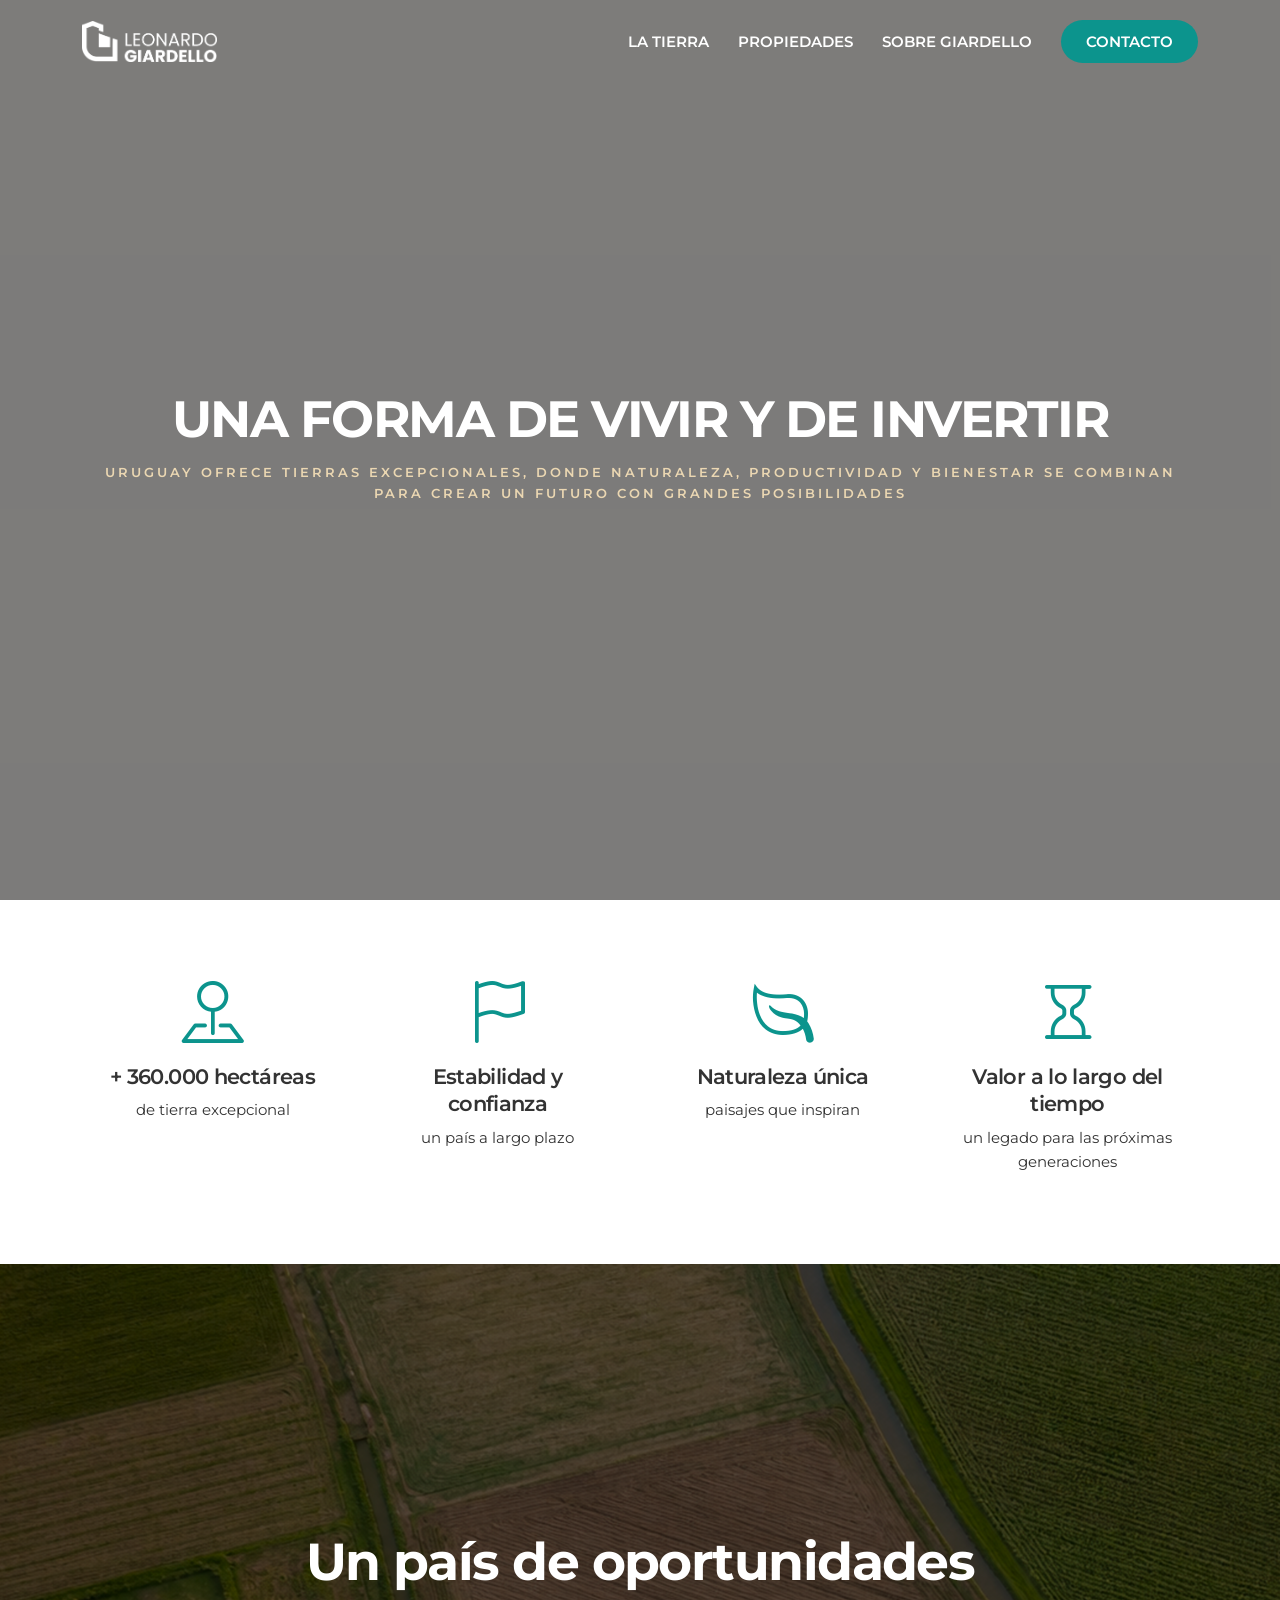
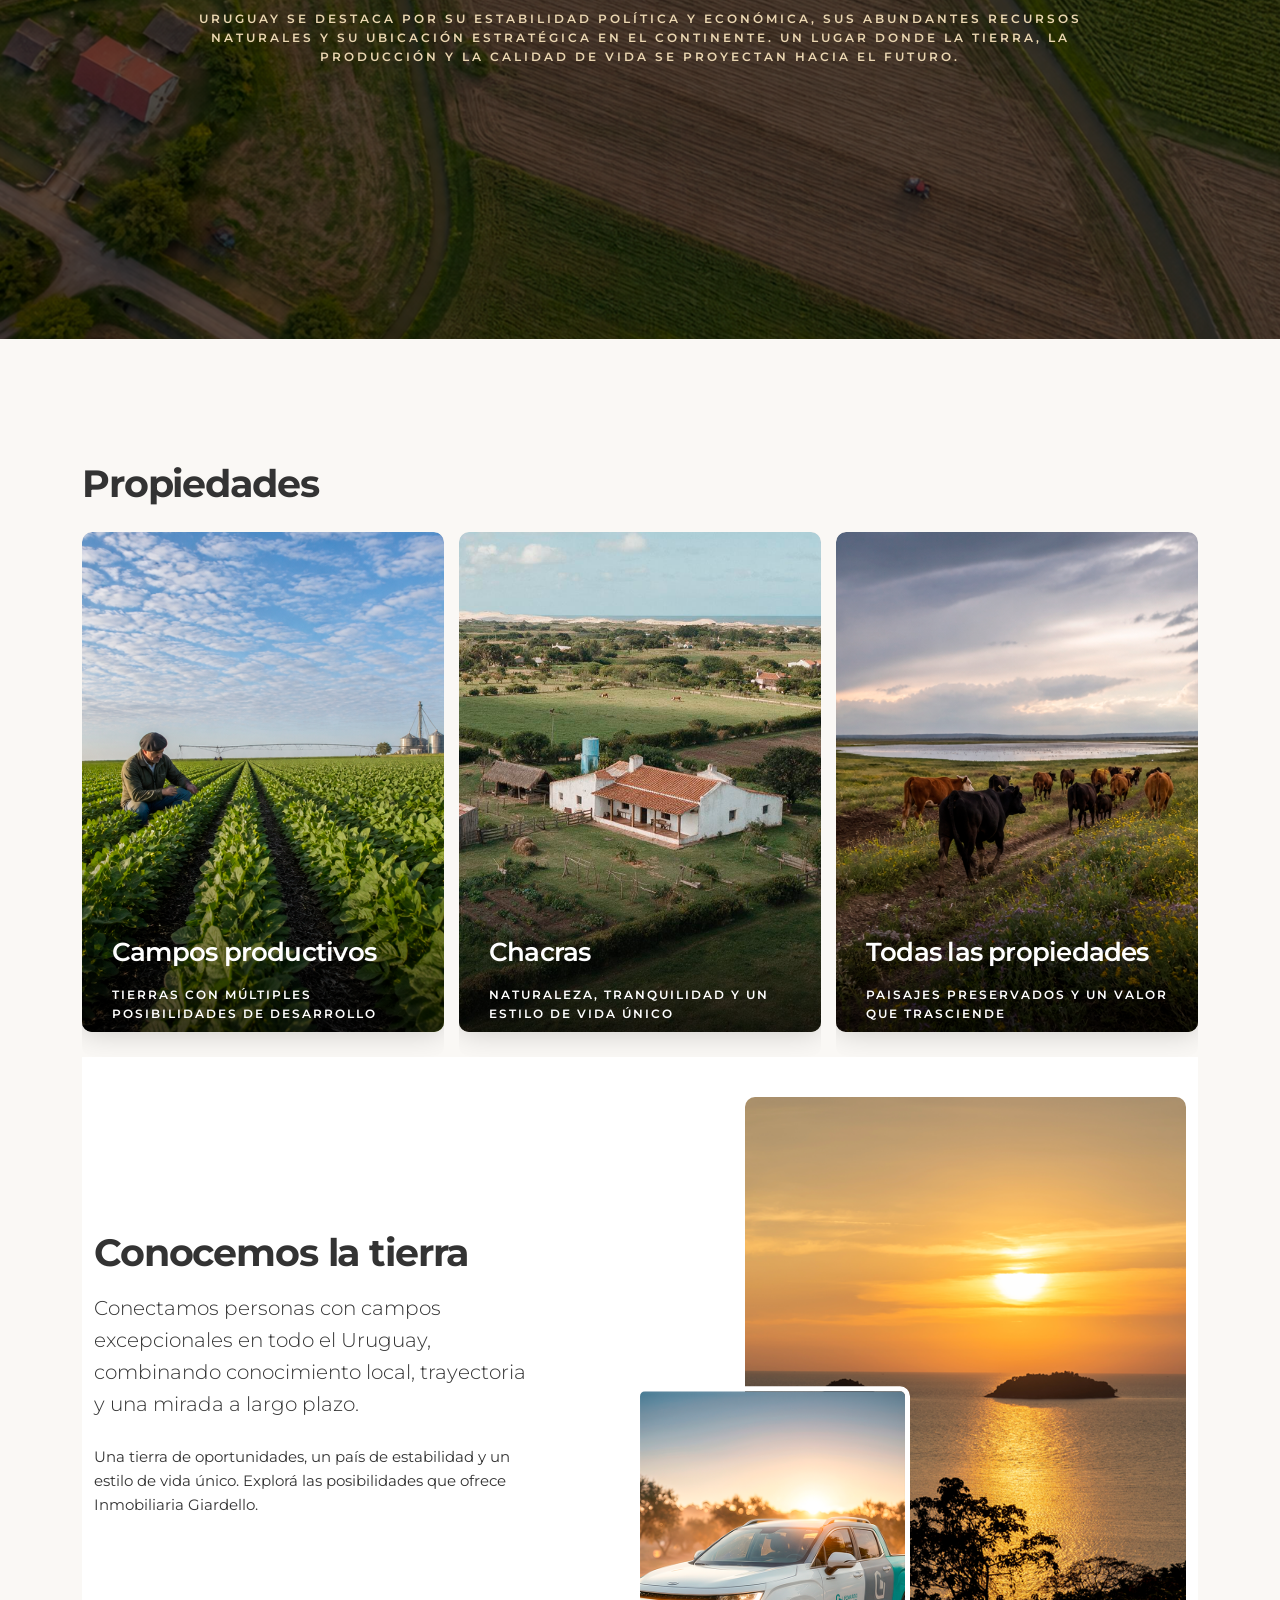
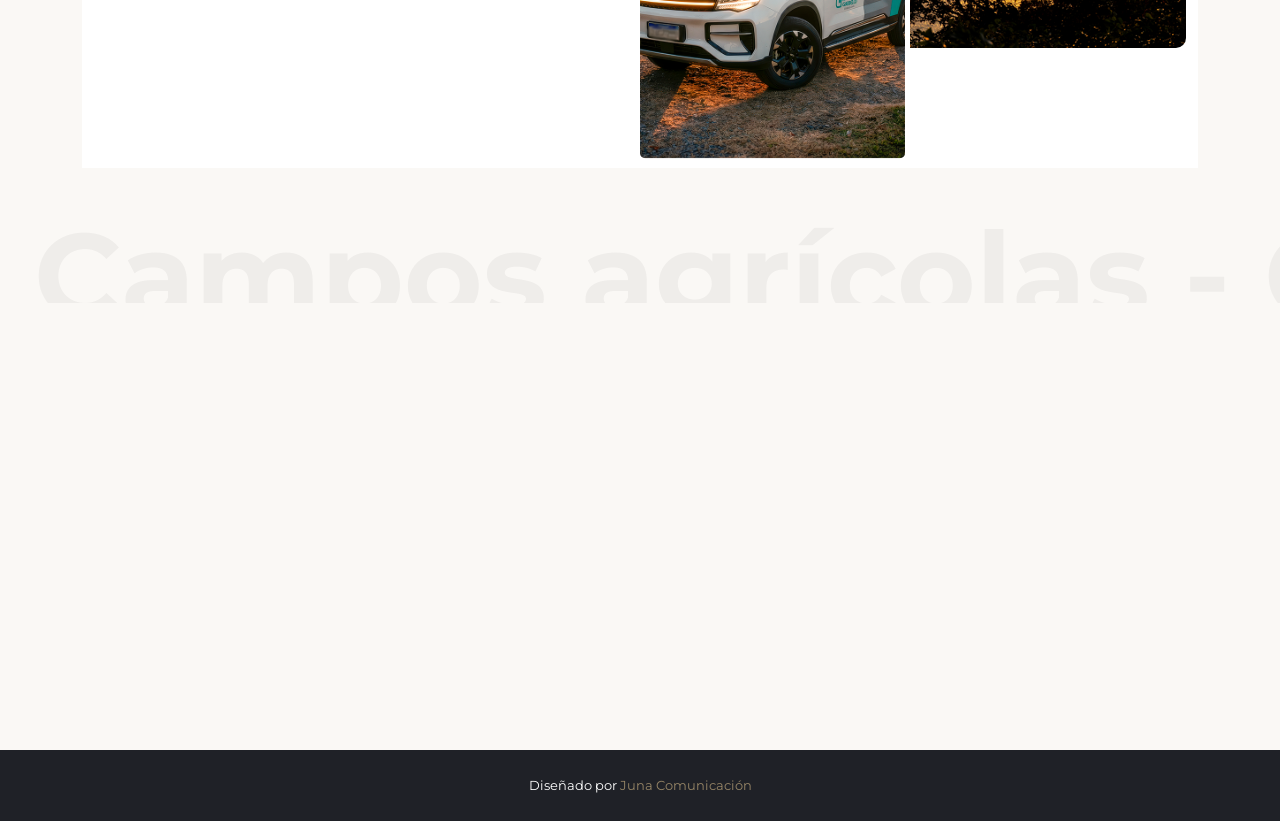
<file: index.html>
<!DOCTYPE html>
<html lang="es">

<head>
    <meta charset="utf-8">
    <meta name="viewport" content="width=device-width, initial-scale=1">
    <meta name="description" content="">
    <meta name="author" content="Ansonika">
    <title>Inmobiliaria Leonardo Giardello  |  Campos en Uruguay</title>
    
    <!-- Favicons-->
    <link rel="shortcut icon" href="img/favicon.ico" type="image/x-icon">
    <link rel="apple-touch-icon" type="image/x-icon" href="img/apple-touch-icon-57x57-precomposed.png">
    <link rel="apple-touch-icon" type="image/x-icon" sizes="72x72" href="img/apple-touch-icon-72x72-precomposed.png">
    <link rel="apple-touch-icon" type="image/x-icon" sizes="114x114" href="img/apple-touch-icon-114x114-precomposed.png">
    <link rel="apple-touch-icon" type="image/x-icon" sizes="144x144" href="img/apple-touch-icon-144x144-precomposed.png">

    <!-- GOOGLE WEB FONT-->
    <link rel="preconnect" href="https://fonts.googleapis.com">
    <link rel="preconnect" href="https://fonts.gstatic.com" crossorigin>
    <link href="https://fonts.googleapis.com/css2?family=Caveat:wght@400;500&family=Montserrat:wght@300;400;500;600;700&display=swap" rel="stylesheet">
    
    <!-- BASE CSS -->
    <link href="css/bootstrap.min.css" rel="stylesheet">
    <link href="css/style.css" rel="stylesheet">
	<link href="css/vendors.min.css" rel="stylesheet">

    <!-- YOUR CUSTOM CSS -->
    <link href="css/custom.css" rel="stylesheet">
</head>

<body data-bs-spy="scroll" data-bs-offset="120" data-bs-target="#mainNav"> 

    <div id="preloader">
        <div data-loader="circle-side"></div>
    </div><!-- /Page Preload -->

    <header class="fixed_header menu_v1">
        <div class="layer"></div><!-- Opacity Mask -->
        <div class="container">
            <div class="row align-items-center">
                <div class="col-md-3 col-5">
                    <a href="index.html" class="logo_normal"><img src="img/logo.png" width="135" height="45" alt="" class="img-fluid"></a>
                    <a href="index.html" class="logo_sticky"><img src="img/logo_sticky.png" width="135" height="45" alt="" class="img-fluid"></a>
                </div>
                <div class="col-md-9 col-7">
                    <div class="main-menu">
                        <a href="#0" class="closebt open_close_menu"><i class="bi bi-x"></i></a>
                        <div class="logo_panel"><img src="img/logo_sticky.png" width="135" height="45" alt=""></div>
                        <nav id="mainNav">
                            <ul>
                                <li><a href="#about" class="js-scroll-trigger animated_link">LA TIERRA</a></li>
                                <!-- <li><a href="#rooms" class="js-scroll-trigger animated_link">Rooms</a></li> -->
                                <li><a href="#propiedades" class="js-scroll-trigger animated_link">PROPIEDADES</a></li>
                                <li><a href="#giardello" class="js-scroll-trigger animated_link">SOBRE GIARDELLO</a></li>
                                <li><a href="https://www.inmogiardello.com/Contacto" target="_blank" class="js-scroll-trigger btn_1">CONTACTO</a></li>
                            </ul>
                        </nav>
                    </div>
                    <div class="hamburger_2 open_close_menu float-end">
                        <div class="hamburger__box">
                            <div class="hamburger__inner"></div>
                        </div>
                    </div>
                </div>
            </div>
        </div><!-- container -->
    </header><!-- End Header -->
 
    <main>

        <div class="hero full-height jarallax" data-jarallax-video="https://www.youtube.com/watch?v=1_OEgOS0EJk" data-speed="0.2">
            <div class="wrapper opacity-mask d-flex align-items-center justify-content-center text-center animate_hero" data-opacity-mask="rgba(0, 0, 0, 0.5)">
                <div class="container">
                    <h3 class="slide-animated two">Una forma de vivir y de invertir</h3>
                    <small class="slide-animated one">Uruguay ofrece tierras excepcionales, donde naturaleza, productividad y bienestar se combinan para crear un futuro con grandes posibilidades</small>
                    <!-- <figure class="slide-animated three mt-3">
                        <img src="img/TripAdvisor_Logo_white.svg" alt="" class="img-fluid" width="165" height="35">
                    </figure> -->
                </div>
                <!-- <div class="lang_wp">
                    <div class="styled-select lang-selector">
                        <select>
                            <option value="English" selected="">English</option>
                            <option value="French">French</option>
                            <option value="Spanish">Spanish</option>
                            <option value="Russian">Russian</option>
                        </select>
                    </div>
                </div> -->
                <!-- /lang_wp -->
            </div>
        </div>
        <!-- /Background Video Parallax -->

        <div class="bg_white" id="about">
            <div class="container margin_120_95" style="padding-top: 40px; padding-bottom: 40px">
                <!-- /Row -->
                <!-- <hr class="more_margin"> -->
                <div class="row mt-4">
                    <div class="col-lg-3 col-md-6">
                        <div class="box_facilities no-border" data-cue="slideInUp">
                            <i class="bi-pin-map"></i>
                            <h3>+ 360.000 hectáreas</h3>
                            <p>de tierra excepcional</p>
                        </div>
                    </div>
                    <div class="col-lg-3 col-md-6">
                        <div class="box_facilities no-border" data-cue="slideInUp">
                            <i class="bi-flag"></i>
                            <h3>Estabilidad y confianza</h3>
                            <p>un país a largo plazo</p>
                        </div>
                    </div>
                    <div class="col-lg-3 col-md-6">
                        <div class="box_facilities no-border" data-cue="slideInUp">
                            <i class="bi-leaf"></i>
                            <h3>Naturaleza única</h3>
                            <p>paisajes que inspiran</p>
                        </div>
                    </div>
                    <div class="col-lg-3 col-md-6">
                        <div class="box_facilities no-border" data-cue="slideInUp">
                            <i class="bi-hourglass"></i>
                            <h3>Valor a lo largo del tiempo</h3>
                            <p>un legado para las próximas generaciones</p>
                        </div>
                    </div>
                </div>
                <!-- /Row -->
            </div>
        </div>
        <!-- /About  -->

        <div class="bg_white">
            <div class="pinned-image pinned-image--medium">
                <div class="pinned-image__container">
                    <img src="img/vista-aerea.png" alt="">
                    <div class="pinned-image__container-overlay"></div>
                </div>
                <div class="pinned_over_content">
                    <div class="title white">
                        <h2 data-cue="slideInUp" data-delay="300">Un país de oportunidades</h2>
                        
                        <small data-cue="slideInUp" data-delay="200" style="padding:0 10% 0 10%; text-align: center">Uruguay se destaca por su estabilidad política y económica, 
                            sus abundantes recursos naturales y su ubicación estratégica en el continente. Un lugar donde la tierra, 
                            la producción y la calidad de vida se proyectan hacia el futuro.</small>
                    </div>
                </div>
            </div>
            <!-- /pinned content -->
        </div>
        <!-- /bg_white-->

        <div class="container margin_120_95" id="propiedades">
            <div class="title mb-4">
                <!-- <small data-cue="slideInUp">Luxury experience</small> -->
                <h2 data-cue="slideInUp" data-delay="200">Propiedades</h2>
            </div>

            <div class="owl-carousel owl-theme carousel_item_3 rounded-img">
                <div class="item" data-cues="slideInUp" data-delay="300">
                    <a data-type="image" href="https://www.inmogiardello.com/Buscar-Campo--Venta" target="_blank" class="box_cat_rooms">
                        <figure>
                            <div class="background-image" data-background="url(img/cultivos.png)"></div>
                            <div class="info">
                                <h3>Campos productivos</h3>
                                <small>Tierras con múltiples posibilidades de desarrollo</small>
                                <span>Ver propiedades</span>
                            </div>
                        </figure>
                    </a>
                </div>
                <!-- /item-->
                <div class="item" data-cues="slideInUp" data-delay="400">
                    <a data-type="image" href="https://www.inmogiardello.com/Buscar-Chacra--Venta" target="_blank" class="box_cat_rooms">
                        <figure>
                            <div class="background-image" data-background="url(img/chacras.png)"></div>
                            <div class="info">
                                <h3>Chacras</h3>
                                <small>Naturaleza, tranquilidad y un estilo de vida único</small>
                                <span>Ver propiedades</span>
                            </div>
                        </figure>
                    </a>
                </div>
                <!-- /item-->
                <div class="item" data-cues="slideInUp" data-delay="500">
                    <a data-type="image" href="https://www.inmogiardello.com/Buscar-propiedades--Venta" target="_blank" class="box_cat_rooms">
                        <figure>
                            <div class="background-image" data-background="url(img/campos.png)"></div>
                            <div class="info">
                                <h3>Todas las propiedades</h3>
                                <small>Paisajes preservados y un valor que trasciende</small>
                                <span>Ver propiedades</span>
                            </div>
                        </figure>
                    </a>
                </div>
            </div>
            <!-- /carousel-->

        <div class="bg_white" id="giardello">
            <div class="container margin_120_95" style="padding-top: 40px">
                <!-- /Row -->
                <!-- <hr class="more_margin"> -->
                <div class="row justify-content-between flex-lg-row-reverse align-items-center">
                    <div class="col-lg-5">
                        <div class="parallax_wrapper">
                            <img src="img/atardecer.png" alt="" class="img-fluid rounded-img">
                            <div data-cue="slideInUp" class="img_over"><span data-jarallax-element="-30"><img src="img/camioneta.png" alt="" class="rounded-img"></span></div>
                        </div>
                    </div>
                    <div class="col-lg-5">
                        <div class="intro">
                            <div class="title">
                                <!-- <small>About us</small> -->
                                <h2>Conocemos la tierra</h2>
                            </div>
                            <p class="lead">Conectamos personas con campos excepcionales en todo el Uruguay, combinando conocimiento local, trayectoria y una mirada a largo plazo.</p>
                            <p>Una tierra de oportunidades, un país de estabilidad y un estilo de vida único. Explorá las posibilidades que ofrece Inmobiliaria Giardello.</p>
                            <!-- <p><em>Maria...the Owner</em></p> -->
                        </div>
                    </div>
                </div>
            </div>
        </div>

         <!--<div class="parallax_section_1 jarallax" data-jarallax data-speed="0.2">
            <img class="jarallax-img kenburns-2" src="img/parallax_bg.jpg" alt="">
            <div class="wrapper opacity-mask d-flex align-items-center justify-content-center text-center" data-opacity-mask="rgba(0, 0, 0, 0.5)">
                <div class="container">
                    <div class="row justify-content-center">
                        <div class="col-lg-8">
                            <div class="title white">
                                <small class="mb-1">Testimonials</small>
                                <h2>What Clients Says</h2>
                            </div>
                            <div class="carousel_testimonials owl-carousel owl-theme nav-dots-orizontal">
                                <div>
                                    <div class="box_overlay">
                                        <div class="pic">
                                            <figure><img src="img/testimonial_1.jpg" alt="" class="img-circle">
                                            </figure>
                                            <h4>Roberta<small>12 Oct</small></h4>
                                        </div>
                                        <div class="comment">
                                            "Mea ad postea meliore fuisset. Timeam repudiare id eum, ex paulo dictas elaboraret sed, mel cu unum nostrud."
                                        </div>
                                    </div>
                                </div>
                                <div>
                                    <div class="box_overlay">
                                        <div class="pic">
                                            <figure><img src="img/testimonial_1.jpg" alt="" class="img-circle">
                                            </figure>
                                            <h4>Roberta<small>2 Nov</small></h4>
                                        </div>
                                        <div class="comment">
                                            "Mea ad postea meliore fuisset. Timeam repudiare id eum, ex paulo dictas elaboraret sed, mel cu unum nostrud."
                                        </div>
                                    </div>
                                </div>
                                <div>
                                    <div class="box_overlay">
                                        <div class="pic">
                                            <figure><img src="img/testimonial_1.jpg" alt="" class="img-circle">
                                            </figure>
                                            <h4>Roberta<small>3 Dec</small></h4>
                                        </div>
                                        <div class="comment">
                                            "Mea ad postea meliore fuisset. Timeam repudiare id eum, ex paulo dictas elaboraret sed, mel cu unum nostrud."
                                        </div>
                                    </div>
                                </div>
                            </div>
                        </div>
                    </div>
                </div>
            </div>
        </div>-->

        <!--    <div class="title text-center mb-5 add_top_90">
                <small data-cue="slideInUp">Luxury Hotel Experience</small>
                <h2 data-cue="slideInUp" data-delay="100">Main Facilities</h2>
            </div>
            <div class="row mt-4">
                <div class="col-xl-3 col-md-6">
                    <div class="box_facilities no-border" data-cue="slideInUp">
                        <i class="customicon-bath-tub"></i>
                        <h3>Large Bath Room</h3>
                        <p>Ut enim ad minima veniam, quis nostrum exercitationem ullam corporis suscipit laboriosam.</p>
                    </div>
                </div>
                <div class="col-xl-3 col-md-6">
                    <div class="box_facilities" data-cue="slideInUp">
                        <i class="customicon-wifi"></i>
                        <h3>High Speed Wifi</h3>
                        <p>At vero eos et accusamus et iusto odio dignissimos ducimus qui blanditiis praesentium.</p>
                    </div>
                </div>
                <div class="col-xl-3 col-md-6">
                    <div class="box_facilities" data-cue="slideInUp">
                        <i class="customicon-air-condition"></i>
                        <h3>Air Condition</h3>
                        <p>Similique sunt in culpa qui officia deserunt mollitia animi, id est laborum et dolorum fuga.</p>
                    </div>
                </div>
                <div class="col-xl-3 col-md-6">
                    <div class="box_facilities" data-cue="slideInUp">
                        <i class="customicon-washing-machine"></i>
                        <h3>Wahsing Machine</h3>
                        <p>Nam libero tempore, cum soluta nobis est eligendi optio cumque nihil impedit quo minus.</p>
                    </div>
                </div>
            </div>-->
        </div>

        <div class="marquee">
            <div class="track">
                <div class="content">&nbsp;Campos agrícolas - Chacras - Campos ganaderos - Oportunidades - Campos agrícolas - Chacras - Campos ganaderos - Oportunidades - Campos agrícolas - Chacras - Campos ganaderos - Oportunidades - </div>
            </div>
        </div>

        <!--<div class="bg_white">
            <div class="pinned-image pinned-image--medium">
                <div class="pinned-image__container" id="section_video">
                    <video loop="loop" muted="muted" id="video_home">
                        <source src="video/video_1.mp4" type="video/mp4">
                        <source src="video/video_1.webm" type="video/webm">
                        <source src="video/video_1.ogv" type="video/ogg">
                    </video>
                    <div class="pinned-image__container-overlay"></div>
                </div>
                <div class="pinned_over_content">
                    <div class="title white">
                        <small data-cue="slideInUp" data-delay="200">Luxury Hotel Experience</small>
                        <h2 data-cue="slideInUp" data-delay="300">Unique and Luxury Rooms<br>for your stay</h2>
                    </div>
                </div>
            </div>
        </div>-->

        <!--<div class="container margin_120" id="gallery">
            <div class="row">
                <div class="title col-12 text-center mb-5">
                    <small data-cue="slideInUp">Luxury Hotel Experience</small>
                    <h2 data-cue="slideInUp" data-delay="100">Interior Gallery</h2>
                </div>
            </div>
            <div data-cues="zoomIn">
                <div class="owl-carousel owl-theme carousel_item_centered kenburns rounded-img">
                    <div class="item">
                        <img src="img/gallery/1.jpg" alt="">
                    </div>
                    <div class="item">
                        <img src="img/gallery/2.jpg" alt="">
                    </div>
                    <div class="item">
                        <img src="img/gallery/3.jpg" alt="">
                    </div>
                    <div class="item">
                       <img src="img/gallery/4.jpg" alt="">
                    </div>
                    <div class="item">
                       <img src="img/gallery/5.jpg" alt="">
                    </div>
                </div>
            </div>
            <div class="text-center mt-5">
                 <a data-fslightbox="gallery_1" data-type="image" href="img/gallery/1.jpg" class="btn_1 outline">
                    FullScreen Gallery
                </a>
                <a data-fslightbox="gallery_1" data-type="image" href="img/gallery/2.jpg"></a>
                <a data-fslightbox="gallery_1" data-type="image" href="img/gallery/3.jpg"></a>
                <a data-fslightbox="gallery_1" data-type="image" href="img/gallery/4.jpg"></a>
                <a data-fslightbox="gallery_1" data-type="image" href="img/gallery/5.jpg"></a>
            </div>
        </div>-->

        <!--<div class="bg_white" id="amenities">
            <div class="container margin_120_95">
                <div class="row justify-content-between d-flex align-items-center add_bottom_90">
                    <div class="col-lg-6">
                        <div class="pinned-image rounded_container pinned-image--small mb-4">
                            <div class="pinned-image__container">
                                <img src="img/local_amenities_1.jpg" alt="">
                            </div>
                        </div>
                    </div>
                    <div class="col-lg-5">
                        <div class="title">
                            <small>Local Activities</small>
                            <h3>Typical Food</h3>
                            <p>Sed ut perspiciatis unde omnis iste natus error sit voluptatem accusantium doloremque laudantium, totam rem aperiam, eaque ipsa quae ab illo inventore veritatis et quasi architecto beatae vitae dicta sunt explicabo.</p>
                        </div>
                    </div>
                </div>
                <div class="row justify-content-between d-flex align-items-center">
                    <div class="col-lg-6 order-lg-2">
                        <div class="pinned-image rounded_container pinned-image--small mb-4">
                            <div class="pinned-image__container">
                                <img src="img/local_amenities_3.jpg" alt="">
                            </div>
                        </div>
                    </div>
                    <div class="col-lg-5 order-lg-1">
                        <div class="title">
                            <small>Local Activities</small>
                            <h3>Horse Ride</h3>
                            <p>Sed ut perspiciatis unde omnis iste natus error sit voluptatem accusantium doloremque laudantium, totam rem aperiam, eaque ipsa quae ab illo inventore veritatis et quasi architecto beatae vitae dicta sunt explicabo.</p>
                        </div>
                    </div>
                </div>
                
                <hr class="more_margin">

                <div class="row justify-content-center">
                    <div class="title text-center mb-5">
                        <small data-cue="slideInUp">Local Activities</small>
                        <h2 data-cue="slideInUp" data-delay="100">Available Tours</h2>
                    </div>
                    <div class="col-lg-8">
                        <div role="tablist" class="mb-5 accordion" id="accordion_1">
                            <div class="card" data-cue="slideInUp">
                                <div class="card-header" role="tab">
                                    <h5 class="mb-0">
                                        <a class="collapsed" data-bs-toggle="collapse" href="#collapseOne_product" aria-expanded="false">
                                            <i class="indicator bi-plus-lg"></i>Tour Eiffel - Duration 60min
                                        </a>
                                    </h5>
                                </div>
                                <div id="collapseOne_product" class="collapse" role="tabpanel" data-bs-parent="#accordion_1">
                                    <div class="card-body">
                                        <p>Nihil anim keffiyeh helvetica, craft beer labore wes anderson cred nesciunt sapiente ea proident. Ad vegan excepteur butcher vice lomo. Leggings occaecat craft beer farm-to-table, raw denim aesthetic synth nesciunt you probably haven't heard of them accusamus labore sustainable VHS.</p>
                                        <p>Anim pariatur cliche reprehenderit, enim eiusmod high life accusamus terry richardson ad squid. 3 wolf moon officia aute, non cupidatat skateboard dolor brunch. Food truck quinoa nesciunt laborum eiusmod. Brunch 3 wolf moon tempor, sunt aliqua put a bird on it squid single-origin coffee nulla assumenda shoreditch et.</p>
                                    </div>
                                </div>
                            </div>
                            <div class="card" data-cue="slideInUp">
                                <div class="card-header" role="tab">
                                    <h5 class="mb-0">
                                        <a class="collapsed" data-bs-toggle="collapse" href="#collapseTwo_product" aria-expanded="false">
                                            <i class="indicator bi-plus-lg"></i>Louvre Musem - Duration 90min
                                        </a>
                                    </h5>
                                </div>
                                <div id="collapseTwo_product" class="collapse" role="tabpanel" data-bs-parent="#accordion_1">
                                    <div class="card-body">
                                        <p>Nihil anim keffiyeh helvetica, craft beer labore wes anderson cred nesciunt sapiente ea proident. Ad vegan excepteur butcher vice lomo. Leggings occaecat craft beer farm-to-table, raw denim aesthetic synth nesciunt you probably haven't heard of them accusamus labore sustainable VHS.</p>
                                        <p>Anim pariatur cliche reprehenderit, enim eiusmod high life accusamus terry richardson ad squid. 3 wolf moon officia aute, non cupidatat skateboard dolor brunch. Food truck quinoa nesciunt laborum eiusmod. Brunch 3 wolf moon tempor, sunt aliqua put a bird on it squid single-origin coffee nulla assumenda shoreditch et.</p>
                                    </div>
                                </div>
                            </div>
                            <div class="card" data-cue="slideInUp">
                                <div class="card-header" role="tab">
                                    <h5 class="mb-0">
                                        <a class="collapsed" data-bs-toggle="collapse" href="#collapseThree_product" aria-expanded="false">
                                            <i class="indicator bi-plus-lg"></i>Trocadero Tour - Duration 60min
                                        </a>
                                    </h5>
                                </div>
                                <div id="collapseThree_product" class="collapse" role="tabpanel" data-bs-parent="#accordion_1">
                                    <div class="card-body">
                                        <p>Nihil anim keffiyeh helvetica, craft beer labore wes anderson cred nesciunt sapiente ea proident. Ad vegan excepteur butcher vice lomo. Leggings occaecat craft beer farm-to-table, raw denim aesthetic synth nesciunt you probably haven't heard of them accusamus labore sustainable VHS.</p>
                                        <p>Anim pariatur cliche reprehenderit, enim eiusmod high life accusamus terry richardson ad squid. 3 wolf moon officia aute, non cupidatat skateboard dolor brunch. Food truck quinoa nesciunt laborum eiusmod. Brunch 3 wolf moon tempor, sunt aliqua put a bird on it squid single-origin coffee nulla assumenda shoreditch et.</p>
                                    </div>
                                </div>
                            </div>
                            <div class="card" data-cue="slideInUp">
                                <div class="card-header" role="tab">
                                    <h5 class="mb-0">
                                        <a class="collapsed" data-bs-toggle="collapse" href="#collapseFour_product" aria-expanded="false">
                                            <i class="indicator bi-plus-lg"></i>Versailles Tour - Duration 120min
                                        </a>
                                    </h5>
                                </div>
                                <div id="collapseFour_product" class="collapse" role="tabpanel" data-bs-parent="#accordion_1">
                                    <div class="card-body">
                                        <p>Nihil anim keffiyeh helvetica, craft beer labore wes anderson cred nesciunt sapiente ea proident. Ad vegan excepteur butcher vice lomo. Leggings occaecat craft beer farm-to-table, raw denim aesthetic synth nesciunt you probably haven't heard of them accusamus labore sustainable VHS.</p>
                                        <p>Anim pariatur cliche reprehenderit, enim eiusmod high life accusamus terry richardson ad squid. 3 wolf moon officia aute, non cupidatat skateboard dolor brunch. Food truck quinoa nesciunt laborum eiusmod. Brunch 3 wolf moon tempor, sunt aliqua put a bird on it squid single-origin coffee nulla assumenda shoreditch et.</p>
                                    </div>
                                </div>
                            </div>
                        </div>
                    </div>
                </div>
            </div>
        </div>-->

        <!--<div class="container margin_120_95" id="contacts">
            <div class="row justify-content-between">
                <div class="col-xl-4">
                    <div data-cue="slideInUp">
                        <div class="title">
                            <small>Bienes que crecen</small>
                            <h2>Contacto</h2>
                        </div>
                        <p>Rivera 125, Colonia del Sacramento<br>Colonia - Uruguay</p>
                        <div class="phone_element no_borders"><a href="tel://+59897606080"><i class="bi bi-telephone"></i><span><em>Teléfono</em>+598 97 60 60 80</span></a></div>
                        <div class="phone_element no_borders"><a href="mailto:info@inmogiardello.com"><i class="bi bi-envelope"></i><span><em>Email</em>info@inmogiardello.com</span></a></div>
                        <div class="social mt-1">
                            <ul>
                                <li><a href="https://www.instagram.com/leonardogiardello.inmobiliaria/" target="_blank"><i class="bi bi-instagram"></i></a></li>
                                <li><a href="#0"><i class="bi bi-whatsapp"></i></a></li> 
                                <li><a href="https://www.facebook.com/InmobiliariaEnColonia" target="_blank"><i class="bi bi-facebook"></i></a></li>
                                <li><a href="#0"><i class="bi bi-twitter-x"></i></a></li> 
                            </ul>
                        </div>
                    </div>
                </div>
                <div class="col-xl-7">
                    <ul class="nav nav-tabs" id="customTab" role="tablist">
                        <li class="nav-item" role="presentation">
                            <button class="nav-link active" id="first_tab" data-bs-toggle="tab" data-bs-target="#first_tab_pane" type="button" role="tab" aria-controls="first_tab_pane" aria-selected="false">Contact Us</button>
                        </li>
                        <li class="nav-item" role="presentation">
                            <button class="nav-link" id="second_tab" data-bs-toggle="tab" data-bs-target="#second_tab_pane" type="button" role="tab" aria-controls="second_tab_pane" aria-selected="true">Availability Request</button>
                        </li>
                    </ul>
                    <div class="tab-content">
                        
                        <div class="tab-pane fade show active" id="first_tab_pane" role="tabpanel" aria-labelledby="first_tab" tabindex="0">
                            <div class="contacts_wrapper">
                                <div id="message-contact"></div>
                                <form method="post" action="phpmailer/contact_template_email.php" id="contactform" autocomplete="off">
                                    <div class="row">
                                        <div class="col-sm-6">
                                            <div class="form-floating mb-4">
                                                <input class="form-control" type="text" id="name_contact" name="name_contact" placeholder="Name">
                                                <label for="name_contact">Name</label>
                                            </div>
                                        </div>
                                        <div class="col-sm-6">
                                            <div class="form-floating mb-4">
                                                <input class="form-control" type="text" id="lastname_contact" name="lastname_contact" placeholder="Last Name">
                                                <label for="lastname_contact">Last name</label>
                                            </div>
                                        </div>
                                    </div>
                                    <div class="row">
                                        <div class="col-sm-6">
                                            <div class="form-floating mb-4">
                                                <input class="form-control" type="email" id="email_contact" name="email_contact" placeholder="Email">
                                                <label for="email_contact">Email</label>
                                            </div>
                                        </div>
                                        <div class="col-sm-6">
                                            <div class="form-floating mb-4">
                                                <input class="form-control" type="text" id="phone_contact" name="phone_contact" placeholder="Telephone">
                                                <label for="phone_contact">Telephone</label>
                                            </div>
                                        </div>
                                    </div>
                                    <div class="form-floating mb-4">
                                        <textarea class="form-control" placeholder="Message" id="message_contact" name="message_contact"></textarea>
                                        <label for="message_contact">Message</label>
                                    </div>
                                    <hr>
                                    <div class="row">
                                        <div class="col-md-6 mb-4">
                                            <div class="row align-items-center">
                                                <div class="col-auto">
                                                    <label for="verify_booking" class="col-form-label"><strong>Are you human?</strong></label>
                                                </div>
                                                <div class="col-md-4">
                                                    <input type="text" name="verify_contact" id="verify_contact" class="form-control" placeholder="3 + 1 = ?">
                                                </div>
                                            </div>
                                        </div>
                                        <div class="col-md-6 mb-2">
                                            <p class="text-end"><input class="btn_1 outline" type="submit" value="Submit" id="submit-contact"></p>
                                        </div>
                                    </div>
                                </form>
                            </div>
                        </div>
                        <div class="tab-pane fade" id="second_tab_pane" role="tabpanel" aria-labelledby="second_tab" tabindex="0">
                            <div class="booking_wrapper">
                                <div id="message-booking"></div>
                                <form method="post" action="phpmailer/reserve_template_email.php" id="bookingform" autocomplete="off">
                                    <input type="hidden" id="date_booking" name="date_booking">
                                    <div class="row">
                                        <div class="col-lg-6">
                                            <div class="custom_select">
                                                <select class="wide" name="rooms_booking" id="rooms_booking">
                                                    <option value="">Select Room</option>
                                                    <option value="Double Room">Double Room</option>
                                                    <option value="Deluxe Room">Deluxe Room</option>
                                                    <option value="Superior Room">Superior Room</option>
                                                    <option value="Junior Suite">Junior Suite</option>
                                                </select>
                                            </div>
                                        </div>
                                        <div class="col-lg-6">
                                            <div class="row">
                                                <div class="col-6">
                                                    <div class="qty-buttons mb-3 version_2">
                                                        <input type="button" value="+" class="qtyplus" name="adults_booking">
                                                        <input type="text" name="adults_booking" id="adults_booking" value="" class="qty form-control" placeholder="Adults">
                                                        <input type="button" value="-" class="qtyminus" name="adults_booking">
                                                    </div>
                                                </div>
                                                <div class="col-6">
                                                    <div class="mb-3 qty-buttons mb-3 version_2">
                                                        <input type="button" value="+" class="qtyplus" name="childs_booking">
                                                        <input type="text" name="childs_booking" id="childs_booking" value="" class="qty form-control" placeholder="Childs">
                                                        <input type="button" value="-" class="qtyminus" name="childs_booking">
                                                    </div>
                                                </div>
                                            </div>
                                        </div>
                                    </div>
                                    <div class="row">
                                        <div class="col-lg-6">
                                            <div class="form-group">
                                                <input type="text" name="name_booking" id="name_booking" class="form-control" placeholder="Name and Last Name">
                                            </div>
                                        </div>
                                        <div class="col-lg-6">
                                            <div class="form-group">
                                                <input type="email" name="email_booking" id="email_booking" class="form-control" placeholder="Email">
                                            </div>
                                        </div>
                                    </div>
                                    <hr>
                                    <div class="row">
                                        <div class="col-md-6 mb-4">
                                            <div class="row align-items-center">
                                                <div class="col-auto">
                                                    <label for="verify_booking" class="col-form-label"><strong>Are you human?</strong></label>
                                                </div>
                                                <div class="col-md-4">
                                                    <input type="text" name="verify_booking" id="verify_booking" class="form-control" placeholder="3 + 1 = ?">
                                                </div>
                                            </div>
                                        </div>
                                        <div class="col-md-6 mb-2">
                                            <p class="text-end"><input class="btn_1 outline" type="submit" value="Submit" id="submit-booking"></p>
                                        </div>
                                    </div>
                                </form>
                            </div>
                        </div>
                    </div>
                </div>
            </div>
        </div>-->

    </main>

    <div class="map_contact">
        <iframe src="https://www.google.com/maps/embed?pb=!1m18!1m12!1m3!1d3289.2208872012893!2d-57.84650342453146!3d-34.47192035054922!2m3!1f0!2f0!3f0!3m2!1i1024!2i768!4f13.1!3m3!1m2!1s0x95a31268966059d5%3A0x214b6b3d5e57e9e1!2sLeonardo%20Giardello%20Inmobiliaria!5e0!3m2!1ses!2suy!4v1788457547992!5m2!1ses!2suy" width="600" height="450" style="border:0;" allowfullscreen="" loading="lazy" referrerpolicy="no-referrer-when-downgrade"></iframe>
    </div>
    <div class="copy">
        <div class="container">
            Diseñado por <a href="https://juna.com.uy/" target="_blank">Juna Comunicación</a>
        </div>
    </div>

    <script src="js/common_scripts.js"></script>
    <script src="js/common_functions.js"></script>
    <script src="js/datepicker_inline.js"></script>
    <script src="phpmailer/validate.js"></script>
    <script src="js/jquery.easing.min.js"></script>
    <script src="js/scrolling-nav.js"></script>

</body>
</html>
</file>
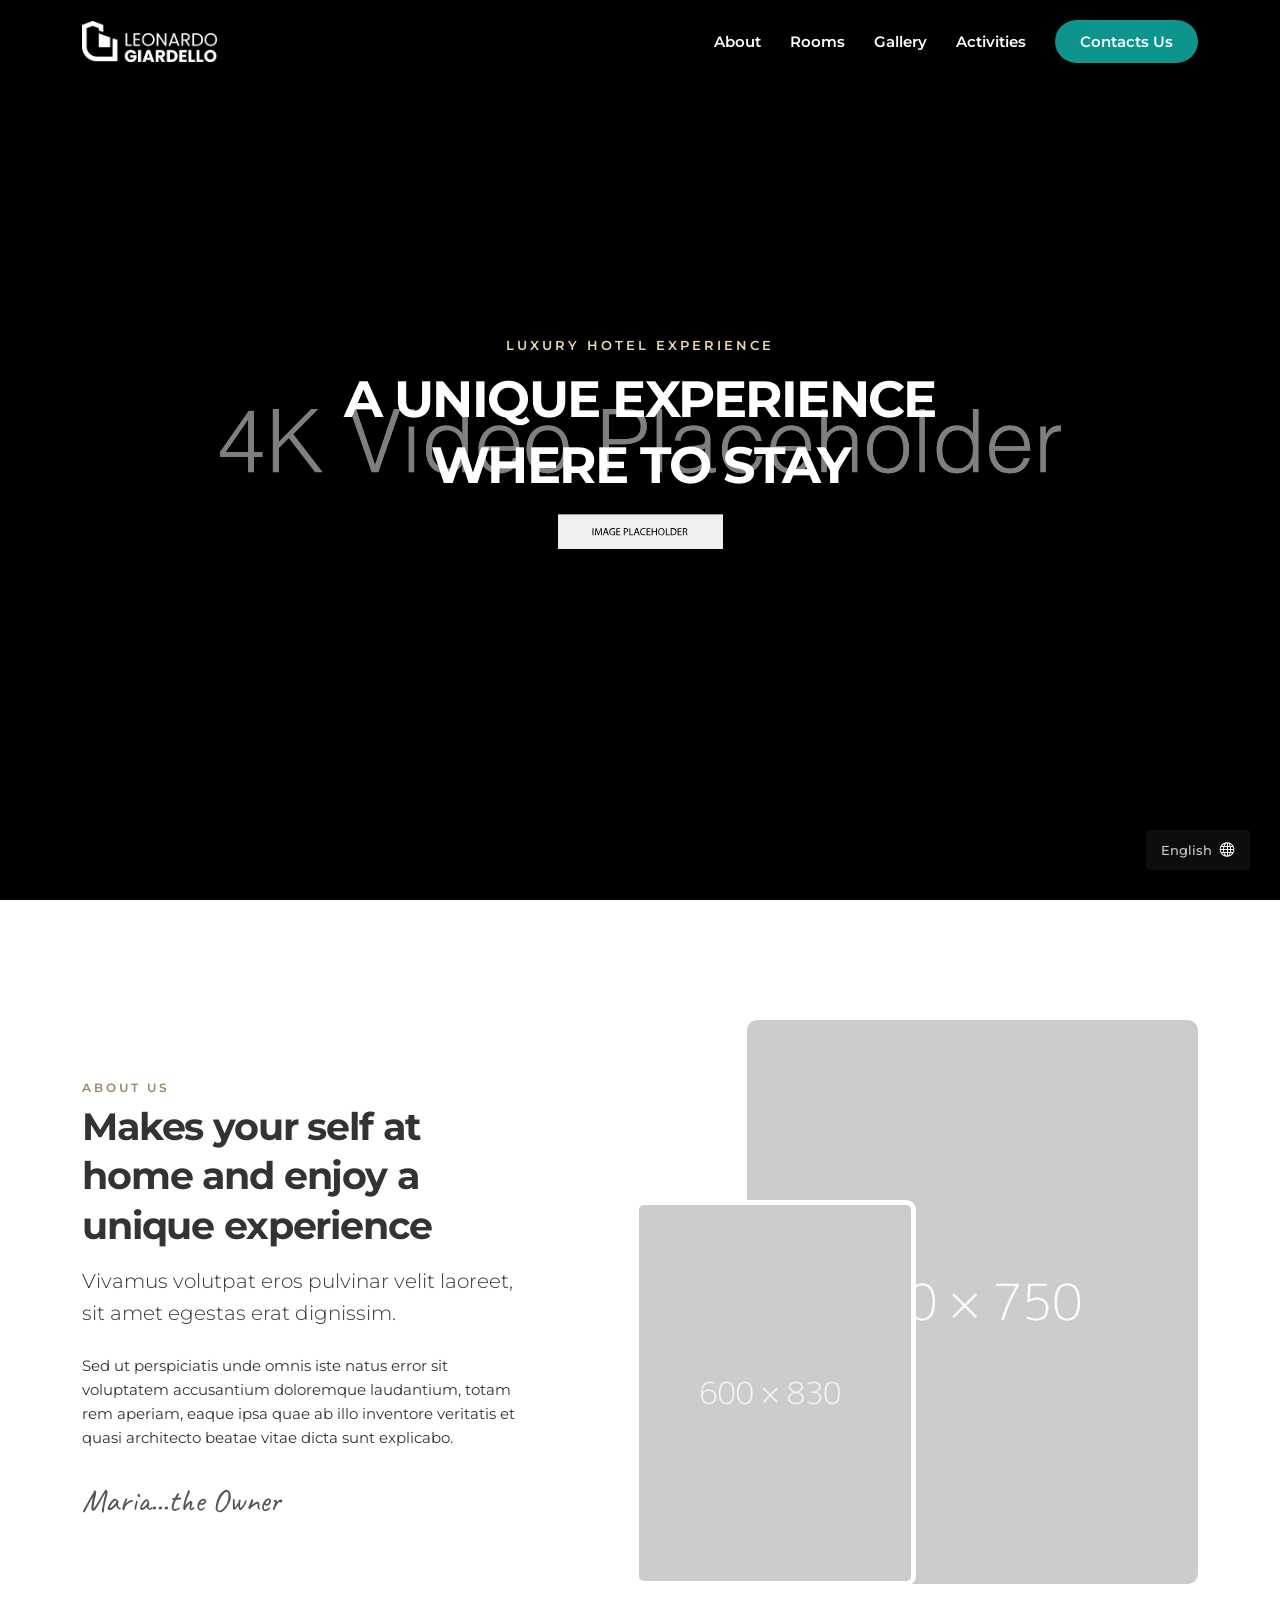
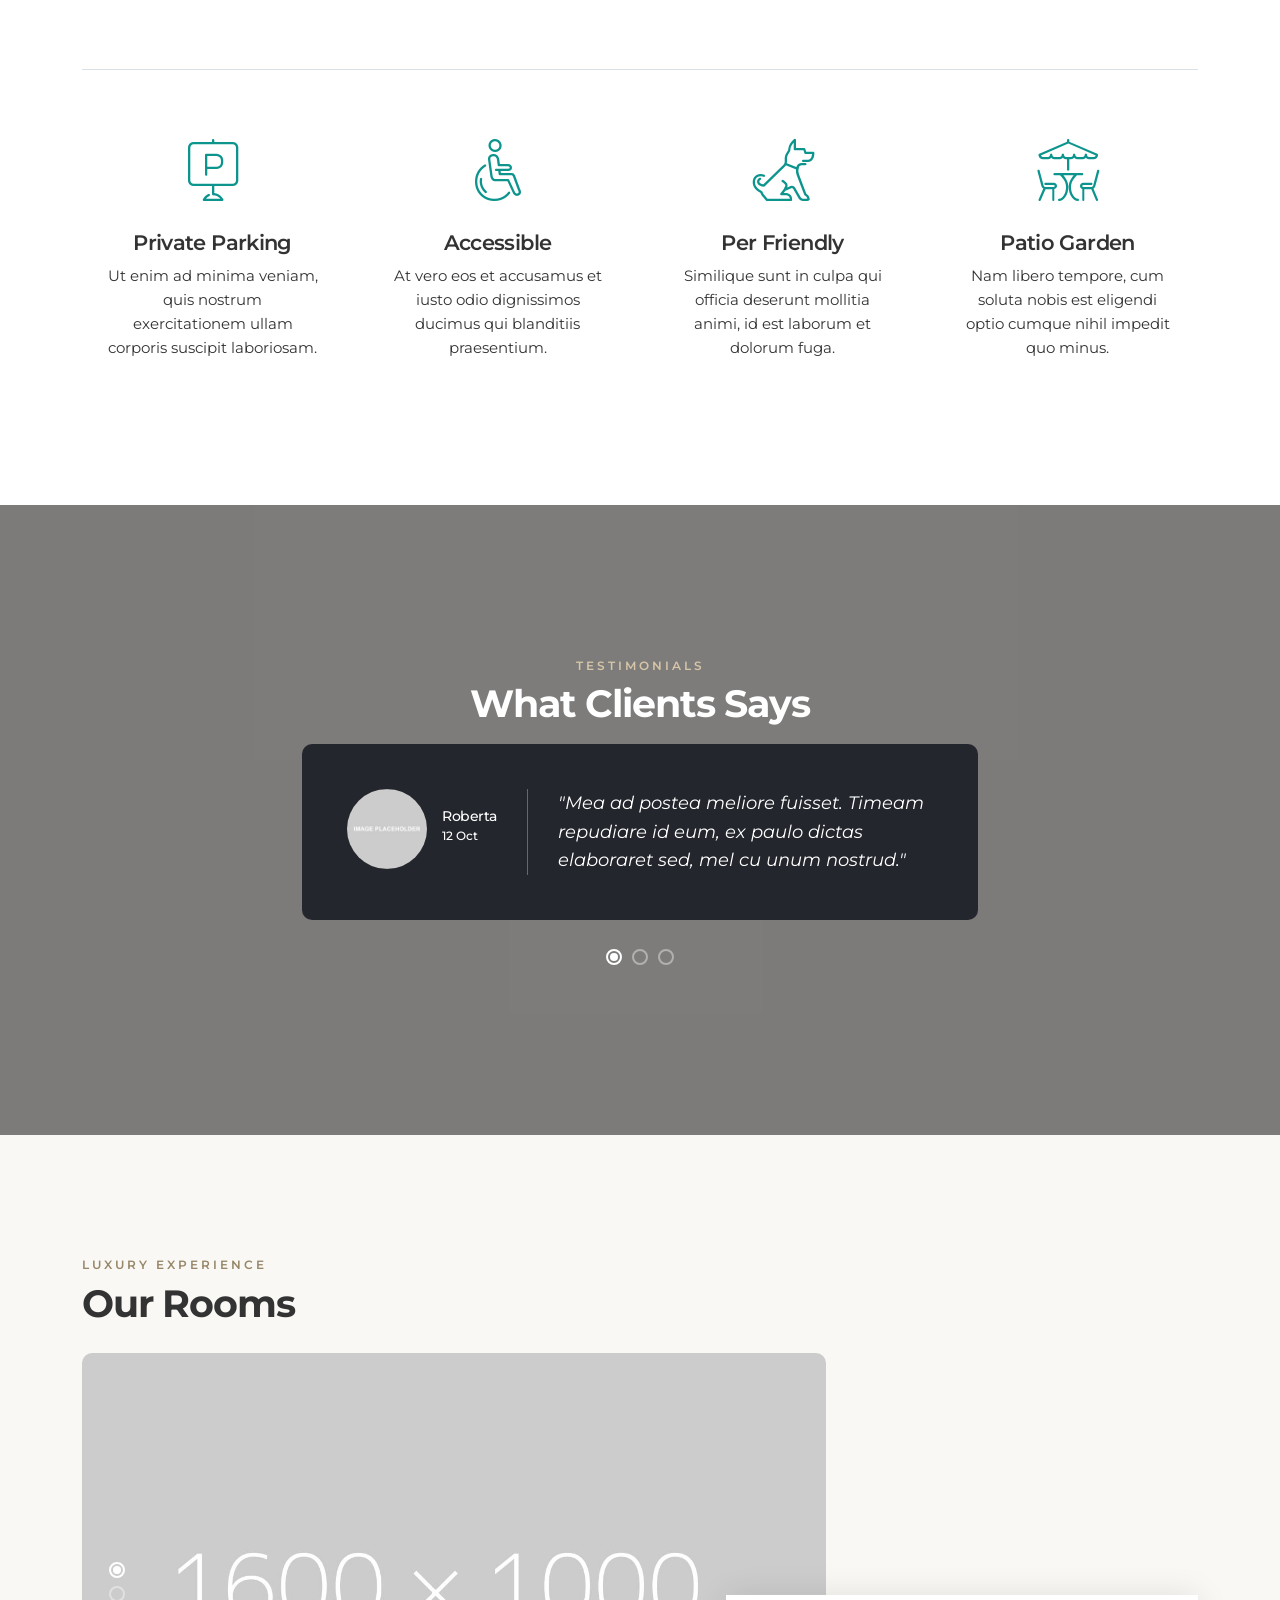
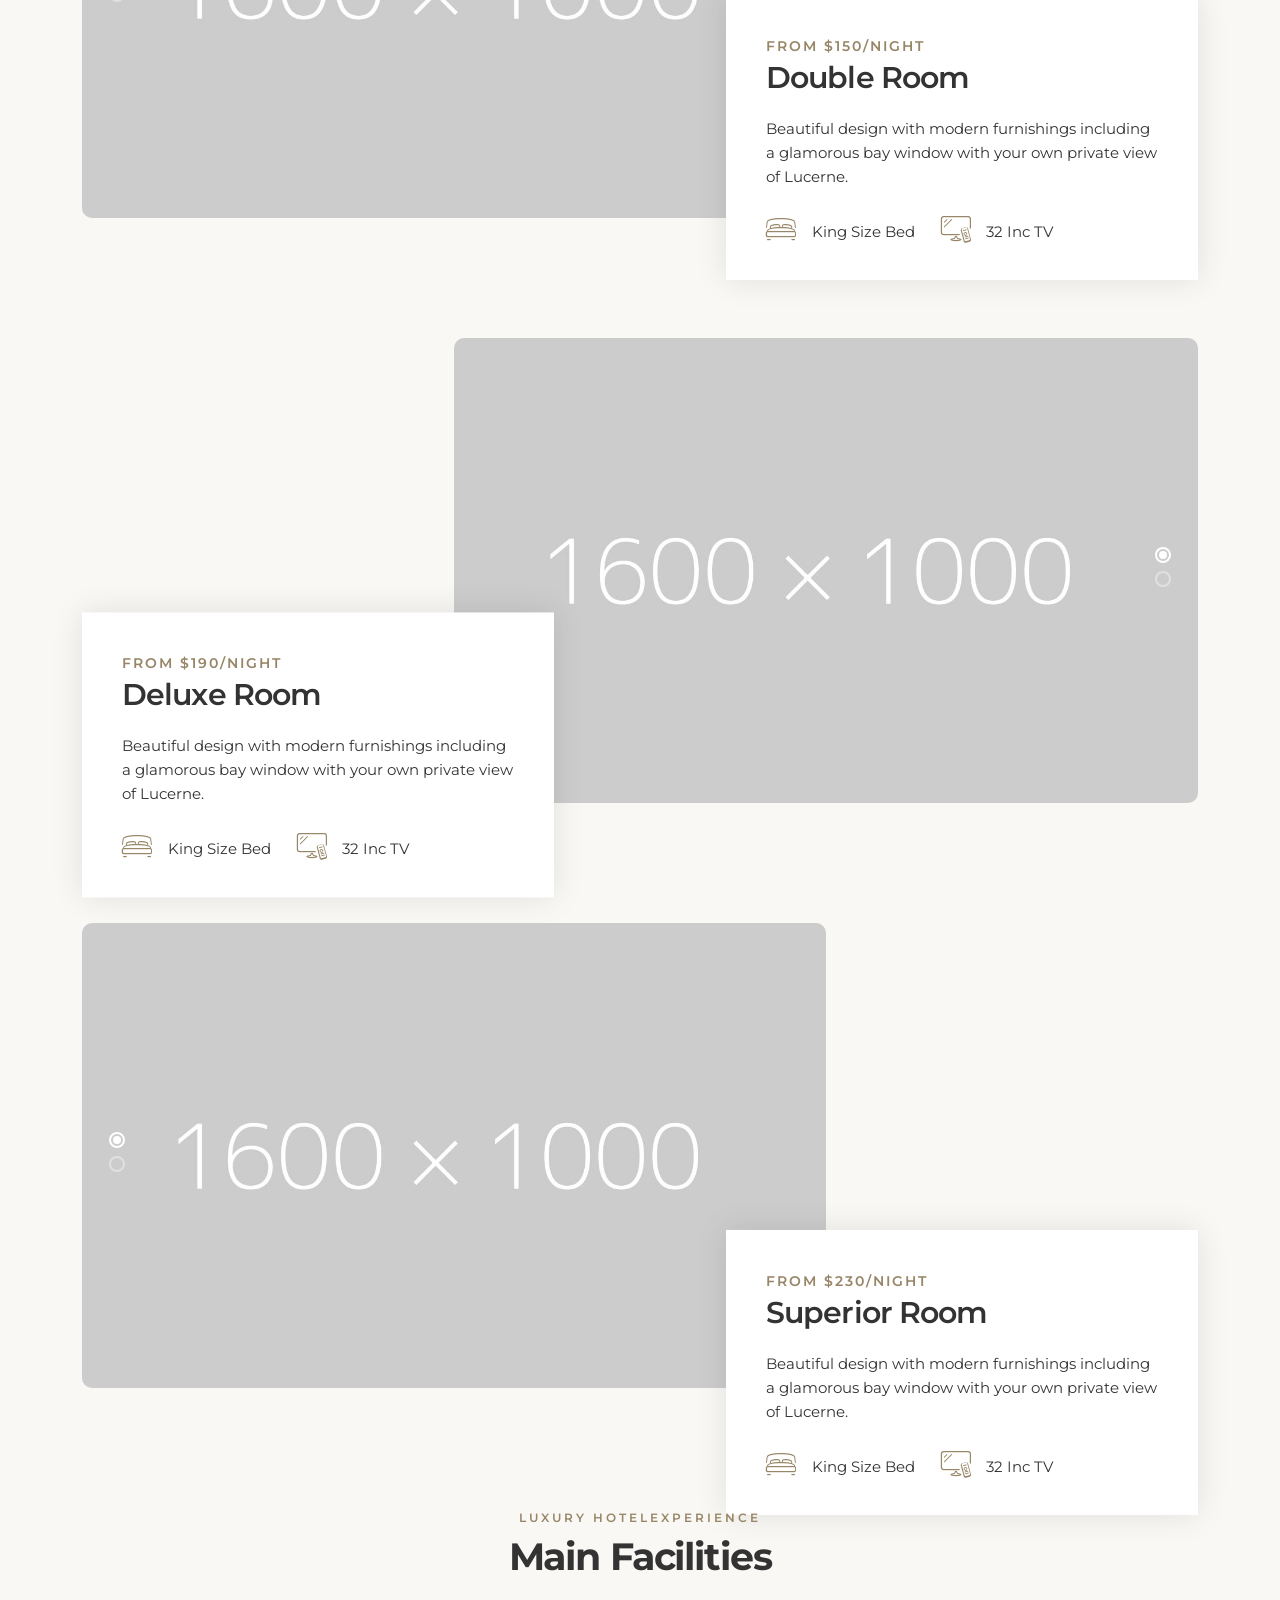
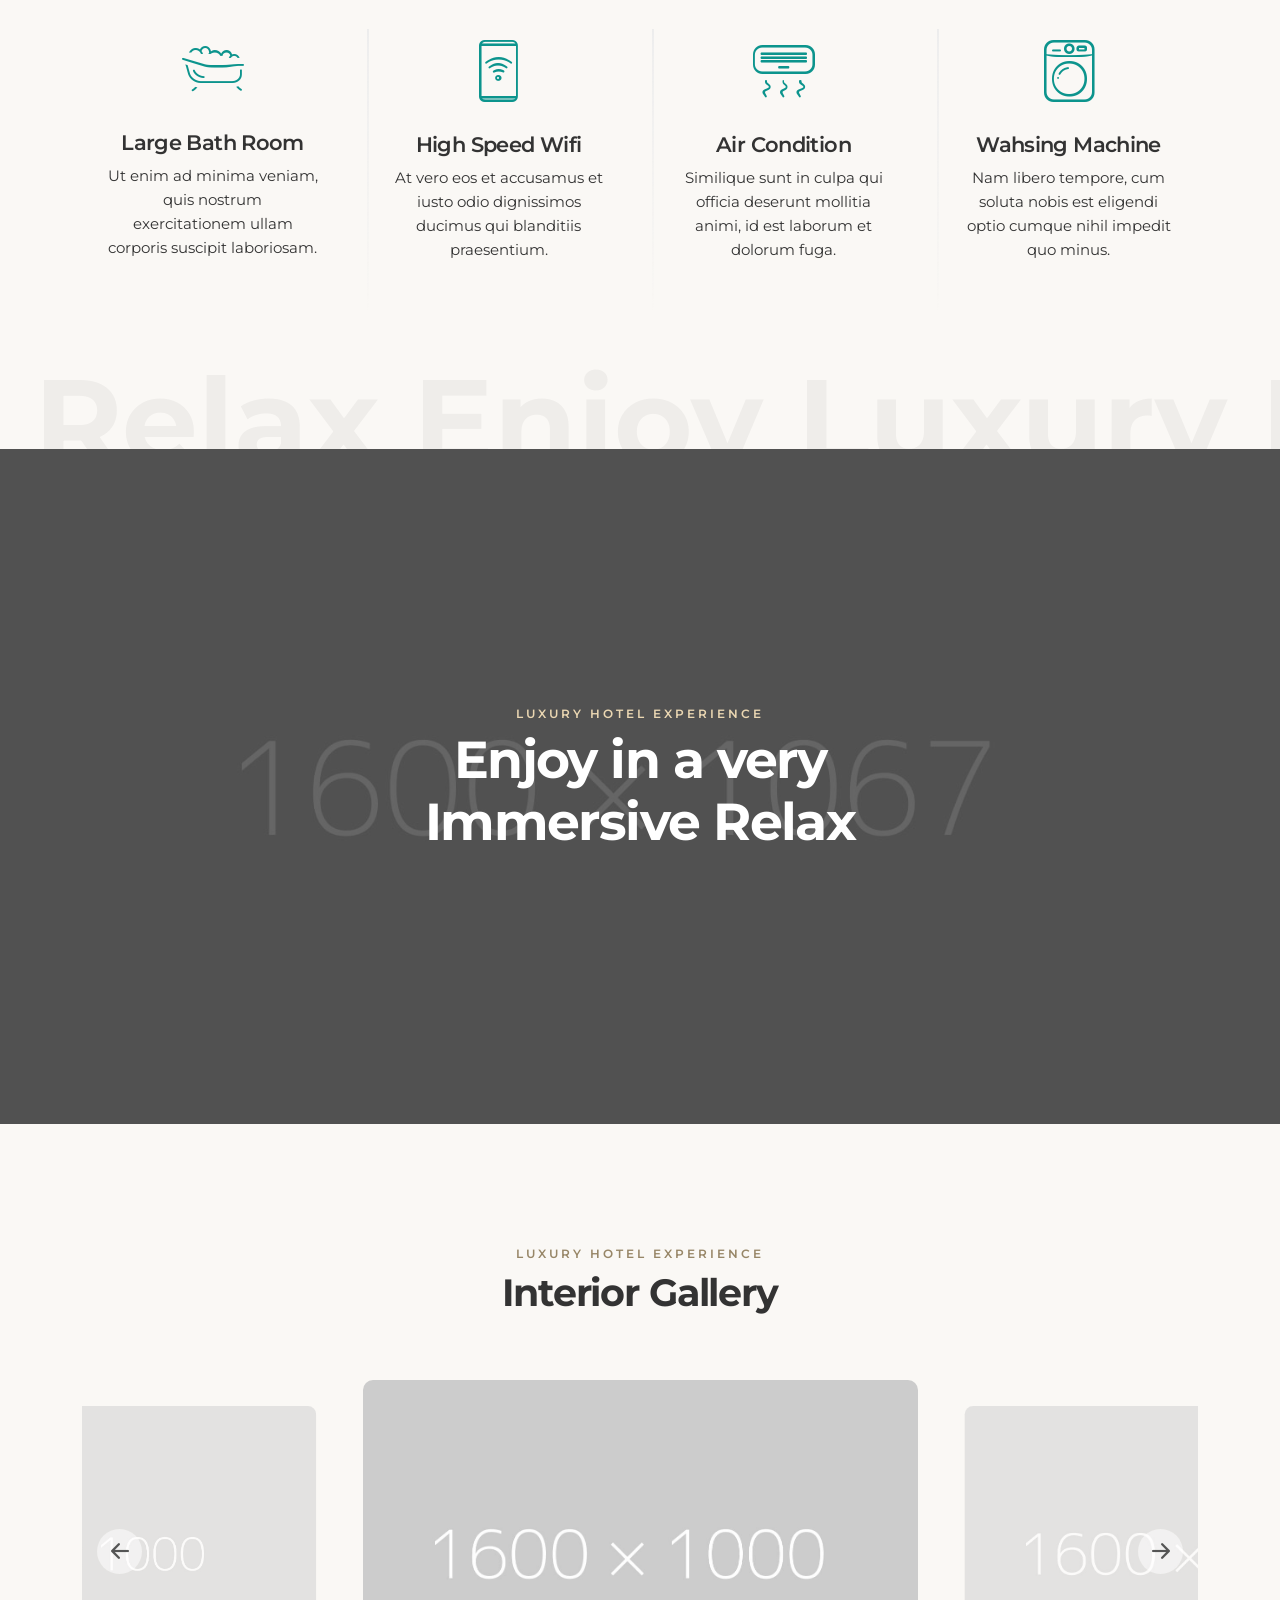
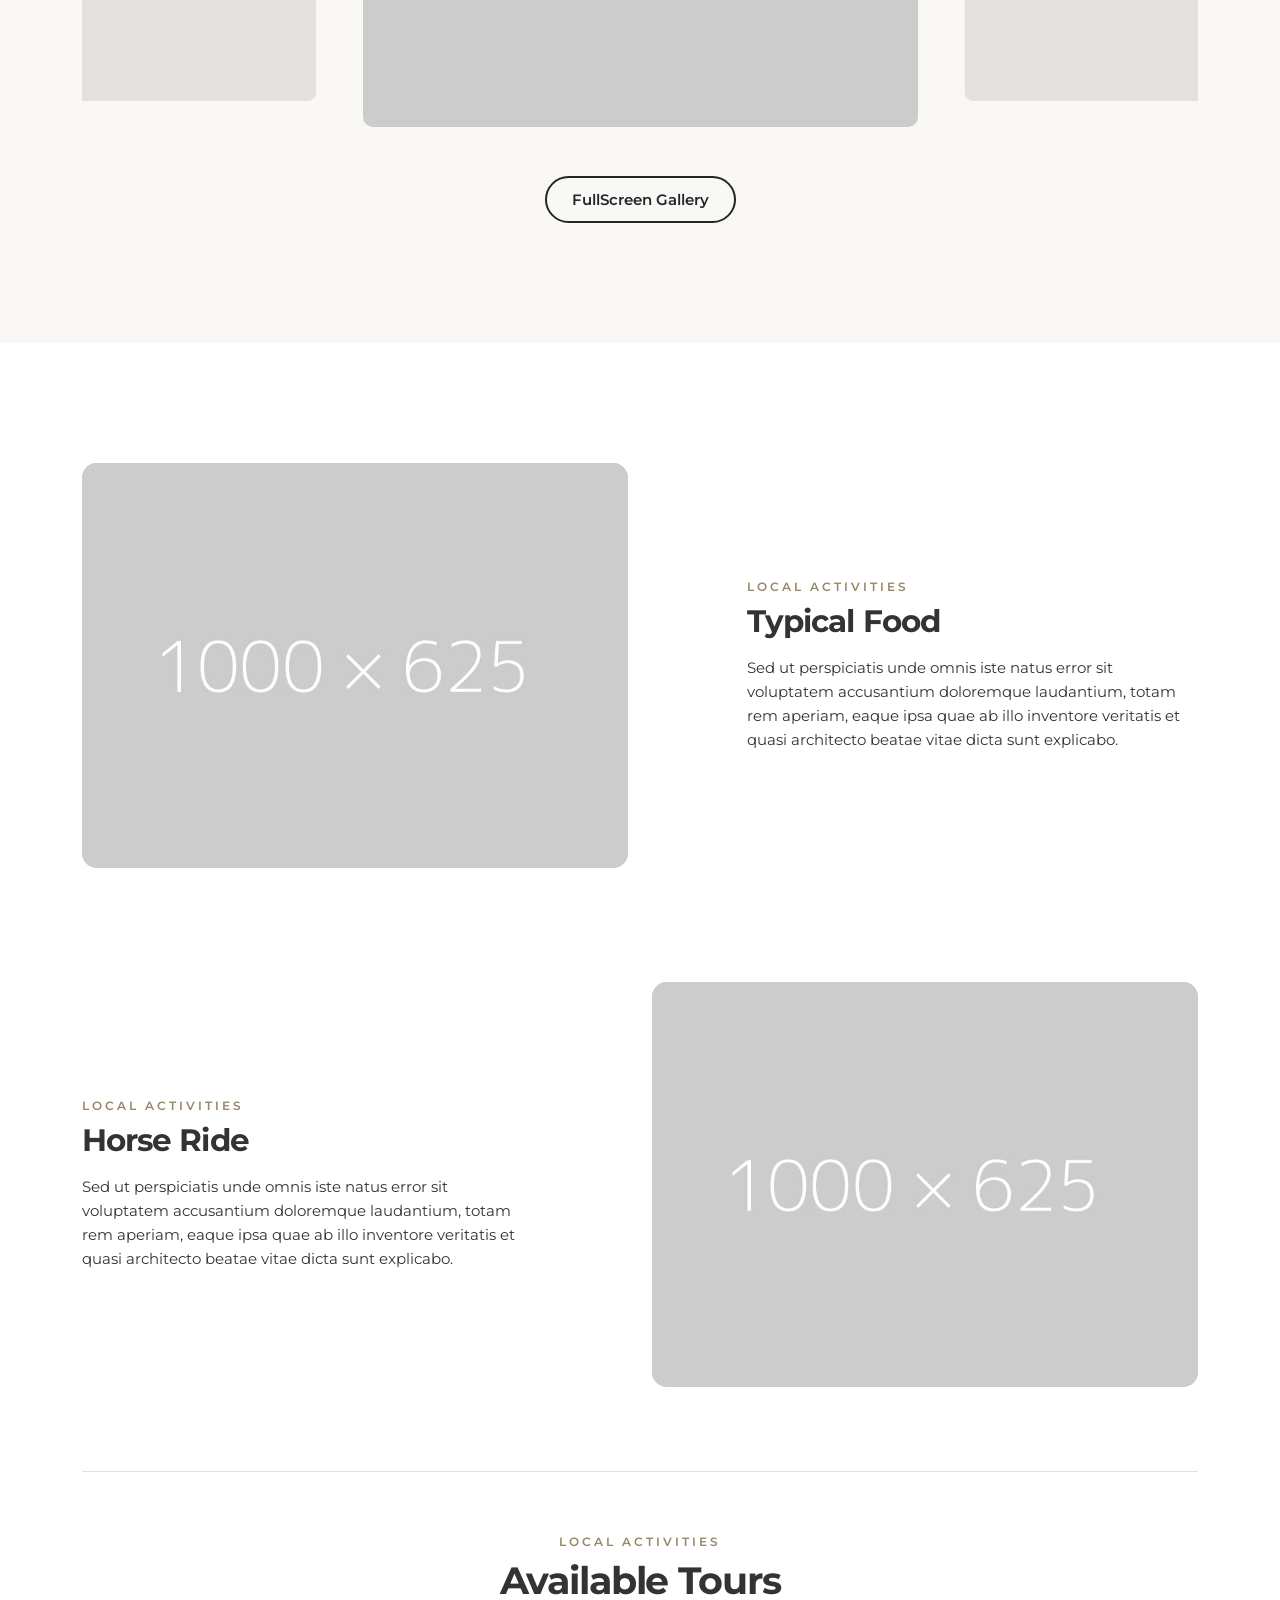
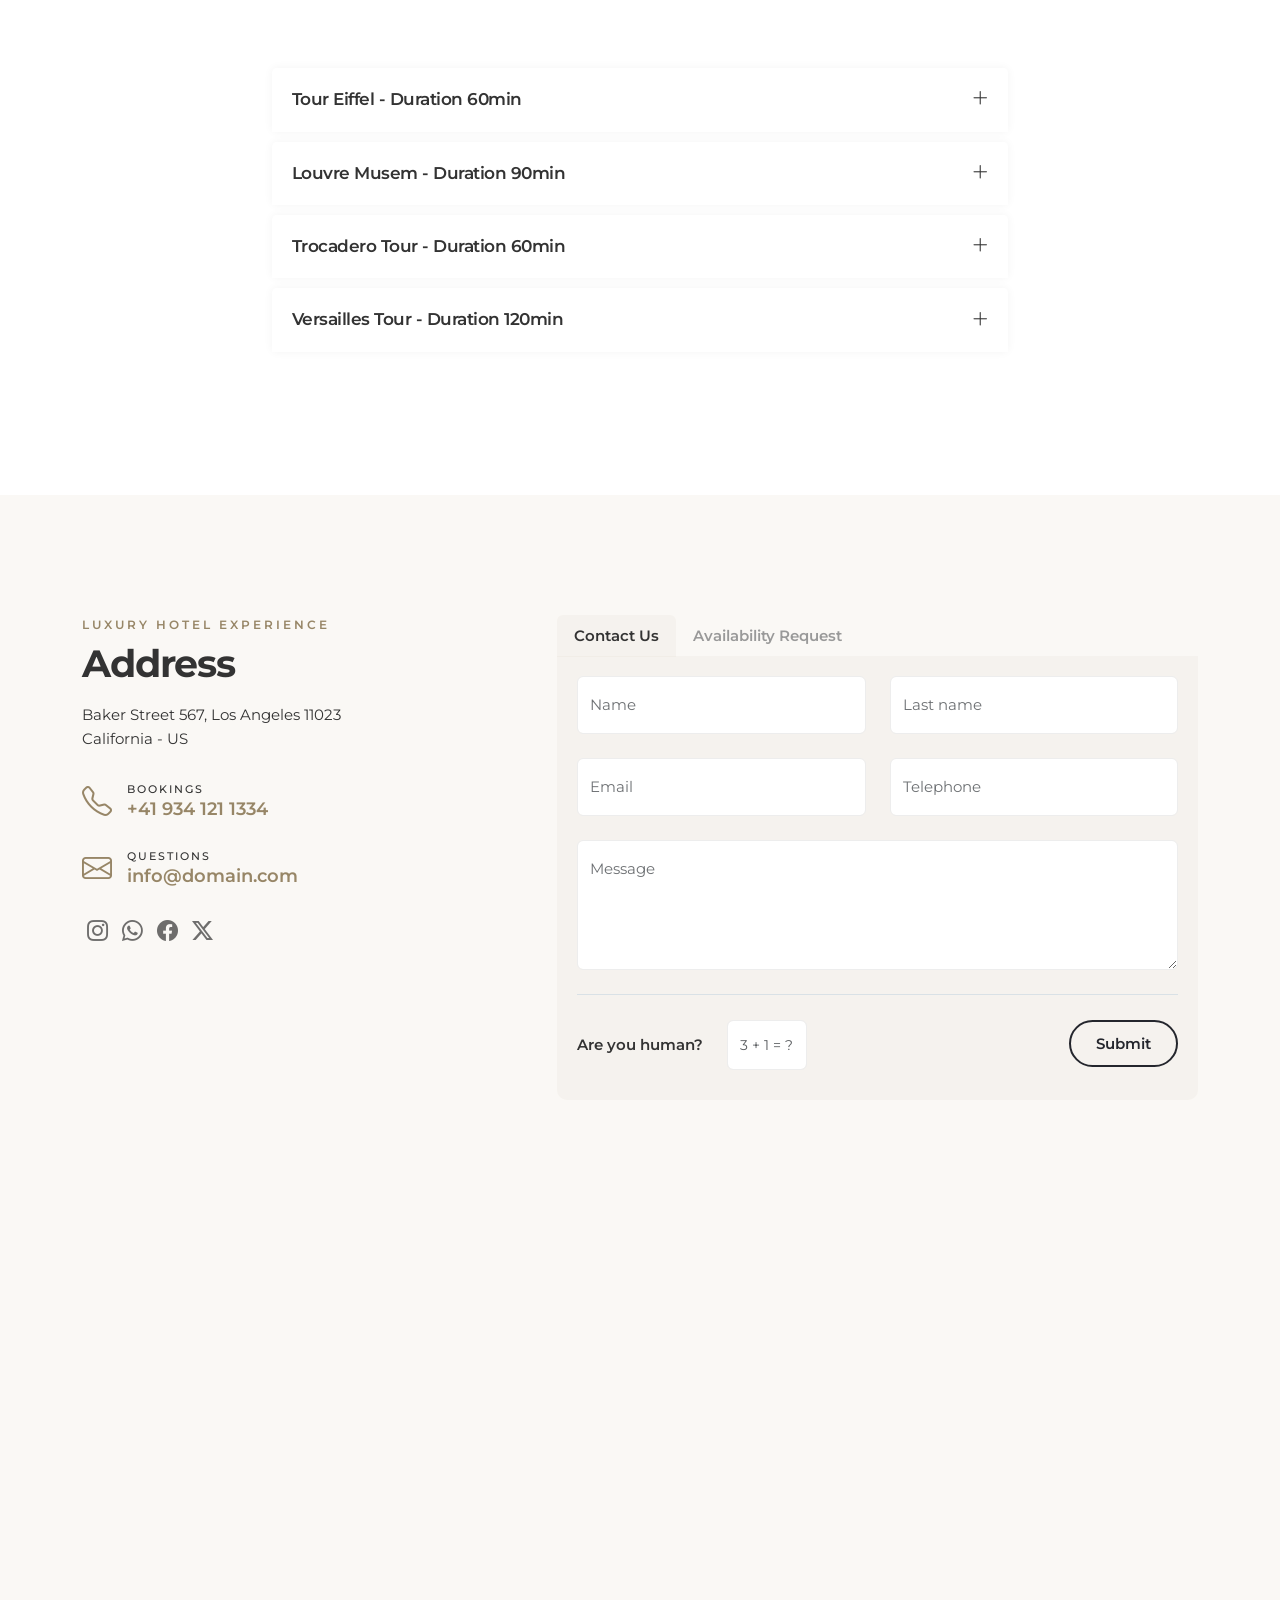
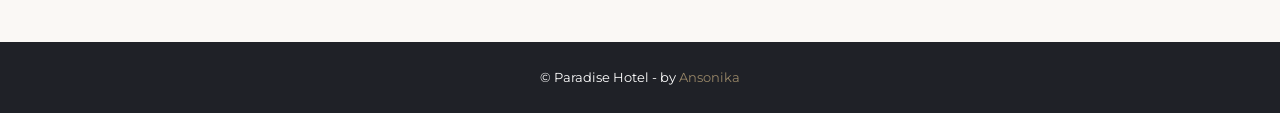
<file: index-1.html>
<!DOCTYPE html>
<html lang="zxx">

<head>
    <meta charset="utf-8">
    <meta name="viewport" content="width=device-width, initial-scale=1">
    <meta name="description" content="">
    <meta name="author" content="Ansonika">
    <title>PARADISE - Hotel and Bed&Breakfast Site Template</title>
    
    <!-- Favicons-->
    <link rel="shortcut icon" href="img/favicon.ico" type="image/x-icon">
    <link rel="apple-touch-icon" type="image/x-icon" href="img/apple-touch-icon-57x57-precomposed.png">
    <link rel="apple-touch-icon" type="image/x-icon" sizes="72x72" href="img/apple-touch-icon-72x72-precomposed.png">
    <link rel="apple-touch-icon" type="image/x-icon" sizes="114x114" href="img/apple-touch-icon-114x114-precomposed.png">
    <link rel="apple-touch-icon" type="image/x-icon" sizes="144x144" href="img/apple-touch-icon-144x144-precomposed.png">

    <!-- GOOGLE WEB FONT-->
    <link rel="preconnect" href="https://fonts.googleapis.com">
    <link rel="preconnect" href="https://fonts.gstatic.com" crossorigin>
    <link href="https://fonts.googleapis.com/css2?family=Caveat:wght@400;500&family=Montserrat:wght@300;400;500;600;700&display=swap" rel="stylesheet">
    
    <!-- BASE CSS -->
    <link href="css/bootstrap.min.css" rel="stylesheet">
    <link href="css/style.css" rel="stylesheet">
	<link href="css/vendors.min.css" rel="stylesheet">

    <!-- YOUR CUSTOM CSS -->
    <link href="css/custom.css" rel="stylesheet">
</head>

<body data-bs-spy="scroll" data-bs-offset="120" data-bs-target="#mainNav"> 

    <div id="preloader">
        <div data-loader="circle-side"></div>
    </div><!-- /Page Preload -->

    <header class="fixed_header menu_v1">
        <div class="layer"></div><!-- Opacity Mask -->
        <div class="container">
            <div class="row align-items-center">
                <div class="col-md-3 col-5">
                    <a href="index.html" class="logo_normal"><img src="img/logo.png" width="135" height="45" alt="" class="img-fluid"></a>
                    <a href="index.html" class="logo_sticky"><img src="img/logo_sticky.png" width="135" height="45" alt="" class="img-fluid"></a>
                </div>
                <div class="col-md-9 col-7">
                    <div class="main-menu">
                        <a href="#0" class="closebt open_close_menu"><i class="bi bi-x"></i></a>
                        <div class="logo_panel"><img src="img/logo_sticky.png" width="135" height="45" alt=""></div>
                        <nav id="mainNav">
                            <ul>
                                <li><a href="#about" class="js-scroll-trigger animated_link">About</a></li>
                                <li><a href="#rooms" class="js-scroll-trigger animated_link">Rooms</a></li>
                                <li><a href="#gallery" class="js-scroll-trigger animated_link">Gallery</a></li>
                                <li><a href="#amenities" class="js-scroll-trigger animated_link">Activities</a></li>
                                <li><a href="#contacts" class="js-scroll-trigger btn_1">Contacts Us</a></li>
                            </ul>
                        </nav>
                    </div>
                    <div class="hamburger_2 open_close_menu float-end">
                        <div class="hamburger__box">
                            <div class="hamburger__inner"></div>
                        </div>
                    </div>
                </div>
            </div>
        </div><!-- container -->
    </header><!-- End Header -->
 
    <main>

        <div class="hero full-height jarallax" data-jarallax-video="mp4:./video/video_2.mp4,webm:./video/video_2.webm,ogv:./video/video_2.ogv" data-speed="0.2">
            <div class="wrapper opacity-mask d-flex align-items-center justify-content-center text-center animate_hero" data-opacity-mask="rgba(0, 0, 0, 0.5)">
                <div class="container">
                    <small class="slide-animated one">Luxury Hotel Experience</small>
                    <h3 class="slide-animated two">A unique Experience<br> where to stay</h3>
                    <figure class="slide-animated three mt-3">
                        <img src="img/TripAdvisor_Logo_white.svg" alt="" class="img-fluid" width="165" height="35">
                    </figure>
                </div>
                <div class="lang_wp">
                    <div class="styled-select lang-selector">
                        <select>
                            <option value="English" selected="">English</option>
                            <option value="French">French</option>
                            <option value="Spanish">Spanish</option>
                            <option value="Russian">Russian</option>
                        </select>
                    </div>
                </div>
                <!-- /lang_wp -->
            </div>
        </div>
        <!-- /Background Video Parallax -->

        <div class="bg_white" id="about">
            <div class="container margin_120_95">
                <div class="row justify-content-between flex-lg-row-reverse align-items-center">
                    <div class="col-lg-5">
                        <div class="parallax_wrapper">
                            <img src="img/home_2.jpg" alt="" class="img-fluid rounded-img">
                            <div data-cue="slideInUp" class="img_over"><span data-jarallax-element="-30"><img src="img/home_1.jpg" alt="" class="rounded-img"></span></div>
                        </div>
                    </div>
                    <div class="col-lg-5">
                        <div class="intro">
                            <div class="title">
                                <small>About us</small>
                                <h2>Makes your self at home and enjoy a unique experience</h2>
                            </div>
                            <p class="lead">Vivamus volutpat eros pulvinar velit laoreet, sit amet egestas erat dignissim.</p>
                            <p>Sed ut perspiciatis unde omnis iste natus error sit voluptatem accusantium doloremque laudantium, totam rem aperiam, eaque ipsa quae ab illo inventore veritatis et quasi architecto beatae vitae dicta sunt explicabo.</p>
                            <p><em>Maria...the Owner</em></p>
                        </div>
                    </div>
                </div>
                <!-- /Row -->
                <hr class="more_margin">
                <div class="row mt-4">
                    <div class="col-lg-3 col-md-6">
                        <div class="box_facilities no-border" data-cue="slideInUp">
                            <i class="icon-hotel-parking"></i>
                            <h3>Private Parking</h3>
                            <p>Ut enim ad minima veniam, quis nostrum exercitationem ullam corporis suscipit laboriosam.</p>
                        </div>
                    </div>
                    <div class="col-lg-3 col-md-6">
                        <div class="box_facilities no-border" data-cue="slideInUp">
                            <i class="icon-hotel-disable"></i>
                            <h3>Accessible</h3>
                            <p>At vero eos et accusamus et iusto odio dignissimos ducimus qui blanditiis praesentium.</p>
                        </div>
                    </div>
                    <div class="col-lg-3 col-md-6">
                        <div class="box_facilities no-border" data-cue="slideInUp">
                            <i class="icon-hotel-dog"></i>
                            <h3>Per Friendly</h3>
                            <p>Similique sunt in culpa qui officia deserunt mollitia animi, id est laborum et dolorum fuga.</p>
                        </div>
                    </div>
                    <div class="col-lg-3 col-md-6">
                        <div class="box_facilities no-border" data-cue="slideInUp">
                            <i class="icon-hotel-patio"></i>
                            <h3>Patio Garden</h3>
                            <p>Nam libero tempore, cum soluta nobis est eligendi optio cumque nihil impedit quo minus.</p>
                        </div>
                    </div>
                </div>
                <!-- /Row -->
            </div>
        </div>
        <!-- /About  -->

         <div class="parallax_section_1 jarallax" data-jarallax data-speed="0.2">
            <img class="jarallax-img kenburns-2" src="img/parallax_bg.jpg" alt="">
            <div class="wrapper opacity-mask d-flex align-items-center justify-content-center text-center" data-opacity-mask="rgba(0, 0, 0, 0.5)">
                <div class="container">
                    <div class="row justify-content-center">
                        <div class="col-lg-8">
                            <div class="title white">
                                <small class="mb-1">Testimonials</small>
                                <h2>What Clients Says</h2>
                            </div>
                            <div class="carousel_testimonials owl-carousel owl-theme nav-dots-orizontal">
                                <div>
                                    <div class="box_overlay">
                                        <div class="pic">
                                            <figure><img src="img/testimonial_1.jpg" alt="" class="img-circle">
                                            </figure>
                                            <h4>Roberta<small>12 Oct</small></h4>
                                        </div>
                                        <div class="comment">
                                            "Mea ad postea meliore fuisset. Timeam repudiare id eum, ex paulo dictas elaboraret sed, mel cu unum nostrud."
                                        </div>
                                    </div>
                                    <!-- End box_overlay -->
                                </div>
                                <div>
                                    <div class="box_overlay">
                                        <div class="pic">
                                            <figure><img src="img/testimonial_1.jpg" alt="" class="img-circle">
                                            </figure>
                                            <h4>Roberta<small>2 Nov</small></h4>
                                        </div>
                                        <div class="comment">
                                            "Mea ad postea meliore fuisset. Timeam repudiare id eum, ex paulo dictas elaboraret sed, mel cu unum nostrud."
                                        </div>
                                    </div>
                                    <!-- End box_overlay -->
                                </div>
                                <div>
                                    <div class="box_overlay">
                                        <div class="pic">
                                            <figure><img src="img/testimonial_1.jpg" alt="" class="img-circle">
                                            </figure>
                                            <h4>Roberta<small>3 Dec</small></h4>
                                        </div>
                                        <div class="comment">
                                            "Mea ad postea meliore fuisset. Timeam repudiare id eum, ex paulo dictas elaboraret sed, mel cu unum nostrud."
                                        </div>
                                    </div>
                                    <!-- End box_overlay -->
                                </div>
                            </div>
                            <!-- End carousel_testimonials -->
                        </div>
                    </div>
                </div>
            </div>
        </div>
        <!-- /parallax_section_1-->

        <div class="container margin_120_95" id="rooms">
            <div class="title mb-4">
                <small data-cue="slideInUp">Luxury experience</small>
                <h2 data-cue="slideInUp" data-delay="200">Our Rooms</h2>
            </div>

            <div class="row_list_version_2" data-cue="slideInUp" data-delay="300">
                <div class="row g-0 align-items-center">
                    <div class="col-xl-8">
                        <div class="owl-carousel owl-theme carousel_item_1 kenburns rounded-img">
                            <div class="item">
                                <a data-fslightbox="room_1" data-type="image" href="img/rooms/1.jpg"><img src="img/rooms/1.jpg" alt=""></a>
                            </div>
                            <div class="item">
                                <a data-fslightbox="room_1" data-type="image" href="img/rooms/opt_1.jpg"><img src="img/rooms/opt_1.jpg" alt=""></a>
                            </div>
                        </div>
                        <!-- /carousel -->
                    </div>
                    <div class="col-xl-4">
                        <div class="box_item_info" data-jarallax-element="-25">
                            <small>From $150/night</small>
                            <h2>Double Room</h2>
                            <p>Beautiful design with modern furnishings including a glamorous bay window with your own private view of Lucerne.</p>
                            <div class="facilities clearfix">
                                <ul>
                                    <li>
                                        <i class="customicon-double-bed"></i> King Size Bed
                                    </li>
                                    <li>
                                        <i class="customicon-television"></i> 32 Inc TV
                                    </li>
                                </ul>
                            </div>
                        </div>
                        <!-- /box_item_info -->
                    </div>
                    <!-- /col -->
                </div>
                <!-- /row -->
            </div>
            <!-- /row_list -->
            <div class="row_list_version_2 inverted" data-cue="slideInUp">
                <div class="row g-0 align-items-center">
                    <div class="col-xl-8 order-xl-2">
                        <div class="owl-carousel owl-theme carousel_item_1 kenburns rounded-img">
                            <div class="item">
                                <a data-fslightbox="room_2" data-type="image" href="img/rooms/2.jpg"><img src="img/rooms/2.jpg" alt=""></a>
                            </div>
                            <div class="item">
                                <a data-fslightbox="room_2" data-type="image" href="img/rooms/opt_2.jpg"><img src="img/rooms/opt_2.jpg" alt=""></a>
                            </div>
                        </div>
                        <!-- /carousel -->
                    </div>
                    <div class="col-xl-4 order-xl-1">
                        <div class="box_item_info" data-jarallax-element="-25">
                            <small>From $190/night</small>
                            <h2>Deluxe Room</h2>
                            <p>Beautiful design with modern furnishings including a glamorous bay window with your own private view of Lucerne.</p>
                            <div class="facilities clearfix">
                                <ul>
                                    <li>
                                        <i class="customicon-double-bed"></i> King Size Bed
                                    </li>
                                    <li>
                                        <i class="customicon-television"></i> 32 Inc TV
                                    </li>
                                </ul>
                            </div>
                        </div>
                        <!-- /box_item_info -->
                    </div>
                    <!-- /col -->
                </div>
                <!-- /row -->
            </div>
            <!-- /row_list -->
            <div class="row_list_version_2" data-cue="slideInUp">
                <div class="row g-0 align-items-center">
                    <div class="col-xl-8">
                        <div class="owl-carousel owl-theme carousel_item_1 kenburns rounded-img">
                            <div class="item">
                                <a data-fslightbox="room_3" data-type="image" href="img/rooms/3.jpg"><img src="img/rooms/3.jpg" alt=""></a>
                            </div>
                            <div class="item">
                                <a data-fslightbox="room_3" data-type="image" href="img/rooms/opt_3.jpg"><img src="img/rooms/opt_3.jpg" alt=""></a>
                            </div>
                        </div>
                        <!-- /carousel -->
                    </div>
                    <div class="col-xl-4">
                        <div class="box_item_info" data-jarallax-element="-25">
                            <small>From $230/night</small>
                            <h2>Superior Room</h2>
                            <p>Beautiful design with modern furnishings including a glamorous bay window with your own private view of Lucerne.</p>
                            <div class="facilities clearfix">
                                <ul>
                                    <li>
                                        <i class="customicon-double-bed"></i> King Size Bed
                                    </li>
                                    <li>
                                        <i class="customicon-television"></i> 32 Inc TV
                                    </li>
                                </ul>
                            </div>
                        </div>
                        <!-- /box_item_info -->
                    </div>
                    <!-- /col -->
                </div>
                <!-- /row -->
            </div>
            <!-- /row_list -->

            <div class="title text-center mb-5">
                <small data-cue="slideInUp">Luxury HotelExperience</small>
                <h2 data-cue="slideInUp" data-delay="100">Main Facilities</h2>
            </div>
            <div class="row mt-4">
                <div class="col-xl-3 col-md-6">
                    <div class="box_facilities no-border" data-cue="slideInUp">
                        <i class="customicon-bath-tub"></i>
                        <h3>Large Bath Room</h3>
                        <p>Ut enim ad minima veniam, quis nostrum exercitationem ullam corporis suscipit laboriosam.</p>
                    </div>
                </div>
                <div class="col-xl-3 col-md-6">
                    <div class="box_facilities" data-cue="slideInUp">
                        <i class="customicon-wifi"></i>
                        <h3>High Speed Wifi</h3>
                        <p>At vero eos et accusamus et iusto odio dignissimos ducimus qui blanditiis praesentium.</p>
                    </div>
                </div>
                <div class="col-xl-3 col-md-6">
                    <div class="box_facilities" data-cue="slideInUp">
                        <i class="customicon-air-condition"></i>
                        <h3>Air Condition</h3>
                        <p>Similique sunt in culpa qui officia deserunt mollitia animi, id est laborum et dolorum fuga.</p>
                    </div>
                </div>
                <div class="col-xl-3 col-md-6">
                    <div class="box_facilities" data-cue="slideInUp">
                        <i class="customicon-washing-machine"></i>
                        <h3>Wahsing Machine</h3>
                        <p>Nam libero tempore, cum soluta nobis est eligendi optio cumque nihil impedit quo minus.</p>
                    </div>
                </div>
            </div>
            <!-- /Row -->
        </div>
        <!-- /container-->

        <div class="marquee">
            <div class="track">
                <div class="content">&nbsp;Relax Enjoy Luxury Holiday Travel Discover Experience Relax Enjoy Luxury Holiday Travel Discover Experience Relax Enjoy Luxury Holiday Travel Discover Experience Relax Enjoy Luxury Holiday Travel Discover Experience</div>
            </div>
        </div>
        <!-- /marquee-->

        <div class="bg_white">
            <div class="pinned-image pinned-image--medium">
                <div class="pinned-image__container">
                    <img src="img/parallax_bg.jpg" alt="">
                    <div class="pinned-image__container-overlay"></div>
                </div>
                <div class="pinned_over_content">
                    <div class="title white">
                        <small data-cue="slideInUp" data-delay="200">Luxury Hotel Experience</small>
                        <h2 data-cue="slideInUp" data-delay="300">Enjoy in a very<br> Immersive Relax</h2>
                    </div>
                </div>
            </div>
            <!-- /pinned content -->
        </div>
        <!-- /bg_white-->

        <div class="container margin_120" id="gallery">
            <div class="row">
                <div class="title col-12 text-center mb-5">
                    <small data-cue="slideInUp">Luxury Hotel Experience</small>
                    <h2 data-cue="slideInUp" data-delay="100">Interior Gallery</h2>
                </div>
            </div>
            <div data-cues="zoomIn">
                <div class="owl-carousel owl-theme carousel_item_centered kenburns rounded-img">
                    <div class="item">
                        <img src="img/gallery/1.jpg" alt="">
                    </div>
                    <div class="item">
                        <img src="img/gallery/2.jpg" alt="">
                    </div>
                    <div class="item">
                        <img src="img/gallery/3.jpg" alt="">
                    </div>
                    <div class="item">
                       <img src="img/gallery/4.jpg" alt="">
                    </div>
                    <div class="item">
                       <img src="img/gallery/5.jpg" alt="">
                    </div>
                </div>
            </div>
            <div class="text-center mt-5">
                 <a data-fslightbox="gallery_1" data-type="image" href="img/gallery/1.jpg" class="btn_1 outline">
                    FullScreen Gallery
                </a>
                <a data-fslightbox="gallery_1" data-type="image" href="img/gallery/2.jpg"></a>
                <a data-fslightbox="gallery_1" data-type="image" href="img/gallery/3.jpg"></a>
                <a data-fslightbox="gallery_1" data-type="image" href="img/gallery/4.jpg"></a>
                <a data-fslightbox="gallery_1" data-type="image" href="img/gallery/5.jpg"></a>
            </div>
        </div>
        <!-- /container gallery-->

        <div class="bg_white" id="amenities">
            <div class="container margin_120_95">
                <div class="row justify-content-between d-flex align-items-center add_bottom_90">
                    <div class="col-lg-6">
                        <div class="pinned-image rounded_container pinned-image--small mb-4">
                            <div class="pinned-image__container">
                                <img src="img/local_amenities_1.jpg" alt="">
                            </div>
                        </div>
                    </div>
                    <div class="col-lg-5">
                        <div class="title">
                            <small>Local Activities</small>
                            <h3>Typical Food</h3>
                            <p>Sed ut perspiciatis unde omnis iste natus error sit voluptatem accusantium doloremque laudantium, totam rem aperiam, eaque ipsa quae ab illo inventore veritatis et quasi architecto beatae vitae dicta sunt explicabo.</p>
                        </div>
                    </div>
                </div>
                <!-- /row-->
                <div class="row justify-content-between d-flex align-items-center">
                    <div class="col-lg-6 order-lg-2">
                        <div class="pinned-image rounded_container pinned-image--small mb-4">
                            <div class="pinned-image__container">
                                <img src="img/local_amenities_3.jpg" alt="">
                            </div>
                        </div>
                    </div>
                    <div class="col-lg-5 order-lg-1">
                        <div class="title">
                            <small>Local Activities</small>
                            <h3>Horse Ride</h3>
                            <p>Sed ut perspiciatis unde omnis iste natus error sit voluptatem accusantium doloremque laudantium, totam rem aperiam, eaque ipsa quae ab illo inventore veritatis et quasi architecto beatae vitae dicta sunt explicabo.</p>
                        </div>
                    </div>
                </div>
                <!-- /row-->

                <hr class="more_margin">

                <div class="row justify-content-center">
                    <div class="title text-center mb-5">
                        <small data-cue="slideInUp">Local Activities</small>
                        <h2 data-cue="slideInUp" data-delay="100">Available Tours</h2>
                    </div>
                    <div class="col-lg-8">
                        <div role="tablist" class="mb-5 accordion" id="accordion_1">
                            <div class="card" data-cue="slideInUp">
                                <div class="card-header" role="tab">
                                    <h5 class="mb-0">
                                        <a class="collapsed" data-bs-toggle="collapse" href="#collapseOne_product" aria-expanded="false">
                                            <i class="indicator bi-plus-lg"></i>Tour Eiffel - Duration 60min
                                        </a>
                                    </h5>
                                </div>
                                <div id="collapseOne_product" class="collapse" role="tabpanel" data-bs-parent="#accordion_1">
                                    <div class="card-body">
                                        <p>Nihil anim keffiyeh helvetica, craft beer labore wes anderson cred nesciunt sapiente ea proident. Ad vegan excepteur butcher vice lomo. Leggings occaecat craft beer farm-to-table, raw denim aesthetic synth nesciunt you probably haven't heard of them accusamus labore sustainable VHS.</p>
                                        <p>Anim pariatur cliche reprehenderit, enim eiusmod high life accusamus terry richardson ad squid. 3 wolf moon officia aute, non cupidatat skateboard dolor brunch. Food truck quinoa nesciunt laborum eiusmod. Brunch 3 wolf moon tempor, sunt aliqua put a bird on it squid single-origin coffee nulla assumenda shoreditch et.</p>
                                    </div>
                                </div>
                            </div>
                            <!-- /card -->
                            <div class="card" data-cue="slideInUp">
                                <div class="card-header" role="tab">
                                    <h5 class="mb-0">
                                        <a class="collapsed" data-bs-toggle="collapse" href="#collapseTwo_product" aria-expanded="false">
                                            <i class="indicator bi-plus-lg"></i>Louvre Musem - Duration 90min
                                        </a>
                                    </h5>
                                </div>
                                <div id="collapseTwo_product" class="collapse" role="tabpanel" data-bs-parent="#accordion_1">
                                    <div class="card-body">
                                        <p>Nihil anim keffiyeh helvetica, craft beer labore wes anderson cred nesciunt sapiente ea proident. Ad vegan excepteur butcher vice lomo. Leggings occaecat craft beer farm-to-table, raw denim aesthetic synth nesciunt you probably haven't heard of them accusamus labore sustainable VHS.</p>
                                        <p>Anim pariatur cliche reprehenderit, enim eiusmod high life accusamus terry richardson ad squid. 3 wolf moon officia aute, non cupidatat skateboard dolor brunch. Food truck quinoa nesciunt laborum eiusmod. Brunch 3 wolf moon tempor, sunt aliqua put a bird on it squid single-origin coffee nulla assumenda shoreditch et.</p>
                                    </div>
                                </div>
                            </div>
                            <!-- /card -->
                            <div class="card" data-cue="slideInUp">
                                <div class="card-header" role="tab">
                                    <h5 class="mb-0">
                                        <a class="collapsed" data-bs-toggle="collapse" href="#collapseThree_product" aria-expanded="false">
                                            <i class="indicator bi-plus-lg"></i>Trocadero Tour - Duration 60min
                                        </a>
                                    </h5>
                                </div>
                                <div id="collapseThree_product" class="collapse" role="tabpanel" data-bs-parent="#accordion_1">
                                    <div class="card-body">
                                        <p>Nihil anim keffiyeh helvetica, craft beer labore wes anderson cred nesciunt sapiente ea proident. Ad vegan excepteur butcher vice lomo. Leggings occaecat craft beer farm-to-table, raw denim aesthetic synth nesciunt you probably haven't heard of them accusamus labore sustainable VHS.</p>
                                        <p>Anim pariatur cliche reprehenderit, enim eiusmod high life accusamus terry richardson ad squid. 3 wolf moon officia aute, non cupidatat skateboard dolor brunch. Food truck quinoa nesciunt laborum eiusmod. Brunch 3 wolf moon tempor, sunt aliqua put a bird on it squid single-origin coffee nulla assumenda shoreditch et.</p>
                                    </div>
                                </div>
                            </div>
                            <!-- /card -->
                            <div class="card" data-cue="slideInUp">
                                <div class="card-header" role="tab">
                                    <h5 class="mb-0">
                                        <a class="collapsed" data-bs-toggle="collapse" href="#collapseFour_product" aria-expanded="false">
                                            <i class="indicator bi-plus-lg"></i>Versailles Tour - Duration 120min
                                        </a>
                                    </h5>
                                </div>
                                <div id="collapseFour_product" class="collapse" role="tabpanel" data-bs-parent="#accordion_1">
                                    <div class="card-body">
                                        <p>Nihil anim keffiyeh helvetica, craft beer labore wes anderson cred nesciunt sapiente ea proident. Ad vegan excepteur butcher vice lomo. Leggings occaecat craft beer farm-to-table, raw denim aesthetic synth nesciunt you probably haven't heard of them accusamus labore sustainable VHS.</p>
                                        <p>Anim pariatur cliche reprehenderit, enim eiusmod high life accusamus terry richardson ad squid. 3 wolf moon officia aute, non cupidatat skateboard dolor brunch. Food truck quinoa nesciunt laborum eiusmod. Brunch 3 wolf moon tempor, sunt aliqua put a bird on it squid single-origin coffee nulla assumenda shoreditch et.</p>
                                    </div>
                                </div>
                            </div>
                            <!-- /card -->
                        </div>
                        <!-- /accordion -->
                    </div>
                </div>
                <!-- /row-->
            </div>
            <!-- /container-->
        </div>
        <!-- /bg_white -->

        <div class="container margin_120_95" id="contacts">
            <div class="row justify-content-between">
                <div class="col-xl-4">
                    <div data-cue="slideInUp">
                        <div class="title">
                            <small>Luxury Hotel Experience</small>
                            <h2>Address</h2>
                        </div>
                        <p>Baker Street 567, Los Angeles 11023<br>California - US</p>
                        <div class="phone_element no_borders"><a href="tel://423424234"><i class="bi bi-telephone"></i><span><em>Bookings</em>+41 934 121 1334</span></a></div>
                        <div class="phone_element no_borders"><a href="mailto:info@domain.com"><i class="bi bi-envelope"></i><span><em>Questions</em>info@domain.com</span></a></div>
                        <div class="social mt-1">
                            <ul>
                                <li><a href="#0"><i class="bi bi-instagram"></i></a></li>
                                <li><a href="#0"><i class="bi bi-whatsapp"></i></a></li>
                                <li><a href="#0"><i class="bi bi-facebook"></i></a></li>
                                <li><a href="#0"><i class="bi bi-twitter-x"></i></a></li>
                            </ul>
                        </div>
                    </div>
                </div>
                <div class="col-xl-7">
                    <ul class="nav nav-tabs" id="customTab" role="tablist">
                        <li class="nav-item" role="presentation">
                            <button class="nav-link active" id="first_tab" data-bs-toggle="tab" data-bs-target="#first_tab_pane" type="button" role="tab" aria-controls="first_tab_pane" aria-selected="false">Contact Us</button>
                        </li>
                        <li class="nav-item" role="presentation">
                            <button class="nav-link" id="second_tab" data-bs-toggle="tab" data-bs-target="#second_tab_pane" type="button" role="tab" aria-controls="second_tab_pane" aria-selected="true">Availability Request</button>
                        </li>
                    </ul>
                    <!-- /tabs -->
                    <div class="tab-content">
                        
                        <div class="tab-pane fade show active" id="first_tab_pane" role="tabpanel" aria-labelledby="first_tab" tabindex="0">
                            <div class="contacts_wrapper">
                                <div id="message-contact"></div>
                                <form method="post" action="phpmailer/contact_template_email.php" id="contactform" autocomplete="off">
                                    <div class="row">
                                        <div class="col-sm-6">
                                            <div class="form-floating mb-4">
                                                <input class="form-control" type="text" id="name_contact" name="name_contact" placeholder="Name">
                                                <label for="name_contact">Name</label>
                                            </div>
                                        </div>
                                        <div class="col-sm-6">
                                            <div class="form-floating mb-4">
                                                <input class="form-control" type="text" id="lastname_contact" name="lastname_contact" placeholder="Last Name">
                                                <label for="lastname_contact">Last name</label>
                                            </div>
                                        </div>
                                    </div>
                                    <!-- /row -->
                                    <div class="row">
                                        <div class="col-sm-6">
                                            <div class="form-floating mb-4">
                                                <input class="form-control" type="email" id="email_contact" name="email_contact" placeholder="Email">
                                                <label for="email_contact">Email</label>
                                            </div>
                                        </div>
                                        <div class="col-sm-6">
                                            <div class="form-floating mb-4">
                                                <input class="form-control" type="text" id="phone_contact" name="phone_contact" placeholder="Telephone">
                                                <label for="phone_contact">Telephone</label>
                                            </div>
                                        </div>
                                    </div>
                                    <!-- /row -->
                                    <div class="form-floating mb-4">
                                        <textarea class="form-control" placeholder="Message" id="message_contact" name="message_contact"></textarea>
                                        <label for="message_contact">Message</label>
                                    </div>
                                    <hr>
                                    <div class="row">
                                        <div class="col-md-6 mb-4">
                                            <div class="row align-items-center">
                                                <div class="col-auto">
                                                    <label for="verify_booking" class="col-form-label"><strong>Are you human?</strong></label>
                                                </div>
                                                <div class="col-md-4">
                                                    <input type="text" name="verify_contact" id="verify_contact" class="form-control" placeholder="3 + 1 = ?">
                                                </div>
                                            </div>
                                        </div>
                                        <div class="col-md-6 mb-2">
                                            <p class="text-end"><input class="btn_1 outline" type="submit" value="Submit" id="submit-contact"></p>
                                        </div>
                                    </div>
                                    <!-- / row -->
                                </form>
                            </div><!-- /tab_contacts-->
                        </div><!-- /tab-->
                        <div class="tab-pane fade" id="second_tab_pane" role="tabpanel" aria-labelledby="second_tab" tabindex="0">
                            <div class="booking_wrapper">
                                <div id="message-booking"></div>
                                <form method="post" action="phpmailer/reserve_template_email.php" id="bookingform" autocomplete="off">
                                    <input type="hidden" id="date_booking" name="date_booking">
                                    <div class="row">
                                        <div class="col-lg-6">
                                            <div class="custom_select">
                                                <select class="wide" name="rooms_booking" id="rooms_booking">
                                                    <option value="">Select Room</option>
                                                    <option value="Double Room">Double Room</option>
                                                    <option value="Deluxe Room">Deluxe Room</option>
                                                    <option value="Superior Room">Superior Room</option>
                                                    <option value="Junior Suite">Junior Suite</option>
                                                </select>
                                            </div>
                                        </div>
                                        <div class="col-lg-6">
                                            <div class="row">
                                                <div class="col-6">
                                                    <div class="qty-buttons mb-3 version_2">
                                                        <input type="button" value="+" class="qtyplus" name="adults_booking">
                                                        <input type="text" name="adults_booking" id="adults_booking" value="" class="qty form-control" placeholder="Adults">
                                                        <input type="button" value="-" class="qtyminus" name="adults_booking">
                                                    </div>
                                                </div>
                                                <div class="col-6">
                                                    <div class="mb-3 qty-buttons mb-3 version_2">
                                                        <input type="button" value="+" class="qtyplus" name="childs_booking">
                                                        <input type="text" name="childs_booking" id="childs_booking" value="" class="qty form-control" placeholder="Childs">
                                                        <input type="button" value="-" class="qtyminus" name="childs_booking">
                                                    </div>
                                                </div>
                                            </div>
                                        </div>
                                    </div>
                                    <!-- / row -->
                                    <div class="row">
                                        <div class="col-lg-6">
                                            <div class="form-group">
                                                <input type="text" name="name_booking" id="name_booking" class="form-control" placeholder="Name and Last Name">
                                            </div>
                                        </div>
                                        <div class="col-lg-6">
                                            <div class="form-group">
                                                <input type="email" name="email_booking" id="email_booking" class="form-control" placeholder="Email">
                                            </div>
                                        </div>
                                    </div>
                                    <!-- / row -->
                                    <hr>
                                    <div class="row">
                                        <div class="col-md-6 mb-4">
                                            <div class="row align-items-center">
                                                <div class="col-auto">
                                                    <label for="verify_booking" class="col-form-label"><strong>Are you human?</strong></label>
                                                </div>
                                                <div class="col-md-4">
                                                    <input type="text" name="verify_booking" id="verify_booking" class="form-control" placeholder="3 + 1 = ?">
                                                </div>
                                            </div>
                                        </div>
                                        <div class="col-md-6 mb-2">
                                            <p class="text-end"><input class="btn_1 outline" type="submit" value="Submit" id="submit-booking"></p>
                                        </div>
                                    </div>
                                    <!-- / row -->
                                </form>
                            </div>
                            <!-- / booking_wrapper -->
                        </div><!-- /tab-->
                        <!-- /contacts_wrapper-->
                    </div>
                    <!-- /tab_content-->
                </div>
            </div>
            <!-- /row -->
        </div>
        <!-- /container -->

    </main>

    <div class="map_contact">
        <iframe src="https://www.google.com/maps/embed?pb=!1m18!1m12!1m3!1d3021.4364241114604!2d-73.96780638459853!3d40.774418641731515!2m3!1f0!2f0!3f0!3m2!1i1024!2i768!4f13.1!3m3!1m2!1s0x89c258a29d3847f5%3A0x564dfbba0141774a!2s5th%20Ave%2C%20New%20York%2C%20NY%2C%20Stati%20Uniti!5e0!3m2!1sit!2ses!4v1661414716655!5m2!1sit!2ses" width="600" height="450" style="border:0;" allowfullscreen="" loading="lazy" referrerpolicy="no-referrer-when-downgrade"></iframe>
    </div>
    <!--/map_contact -->
    <div class="copy">
        <div class="container">
            © Paradise Hotel - by <a href="#">Ansonika</a>
        </div>
    </div>
    <!--/copyright line -->

    <!-- COMMON SCRIPTS -->
    <script src="js/common_scripts.js"></script>
    <script src="js/common_functions.js"></script>
    <script src="js/datepicker_inline.js"></script>
    <script src="phpmailer/validate.js"></script>
    <script src="js/jquery.easing.min.js"></script>
    <script src="js/scrolling-nav.js"></script>

</body>
</html>
</file>
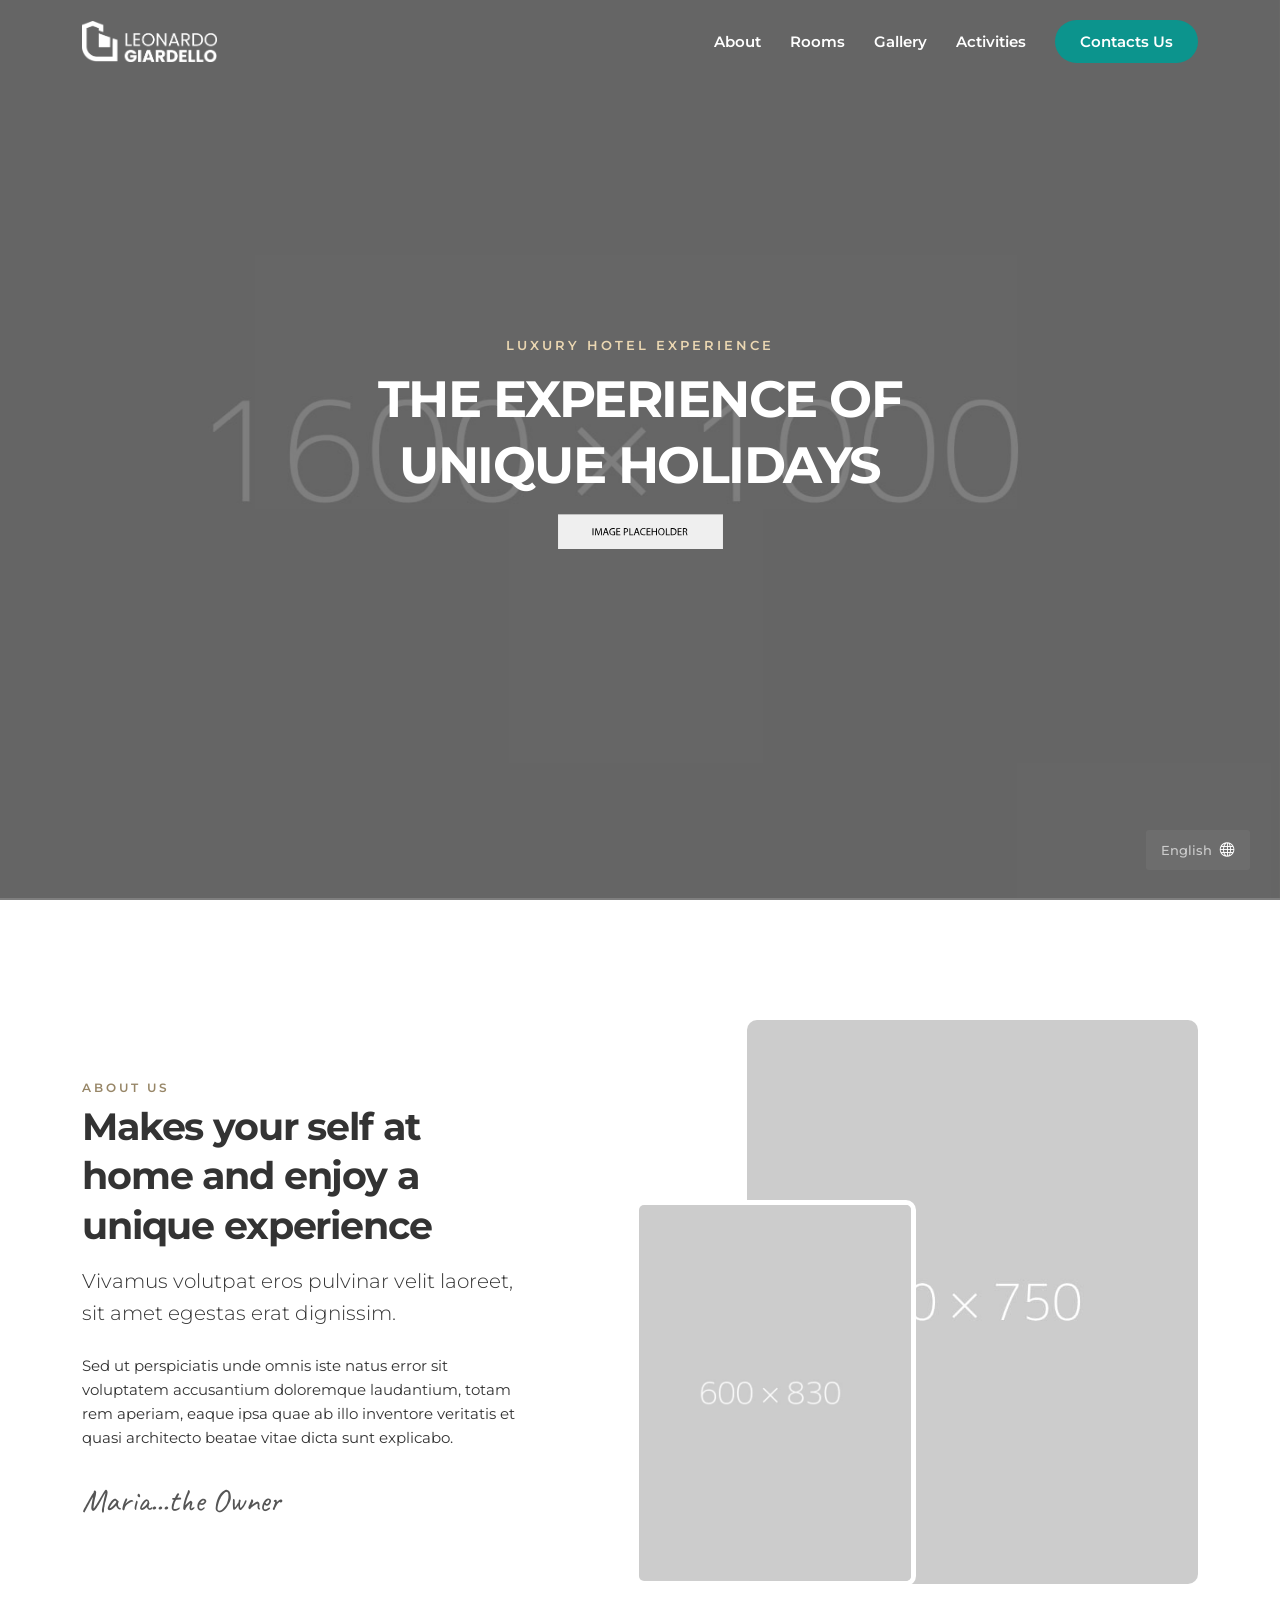
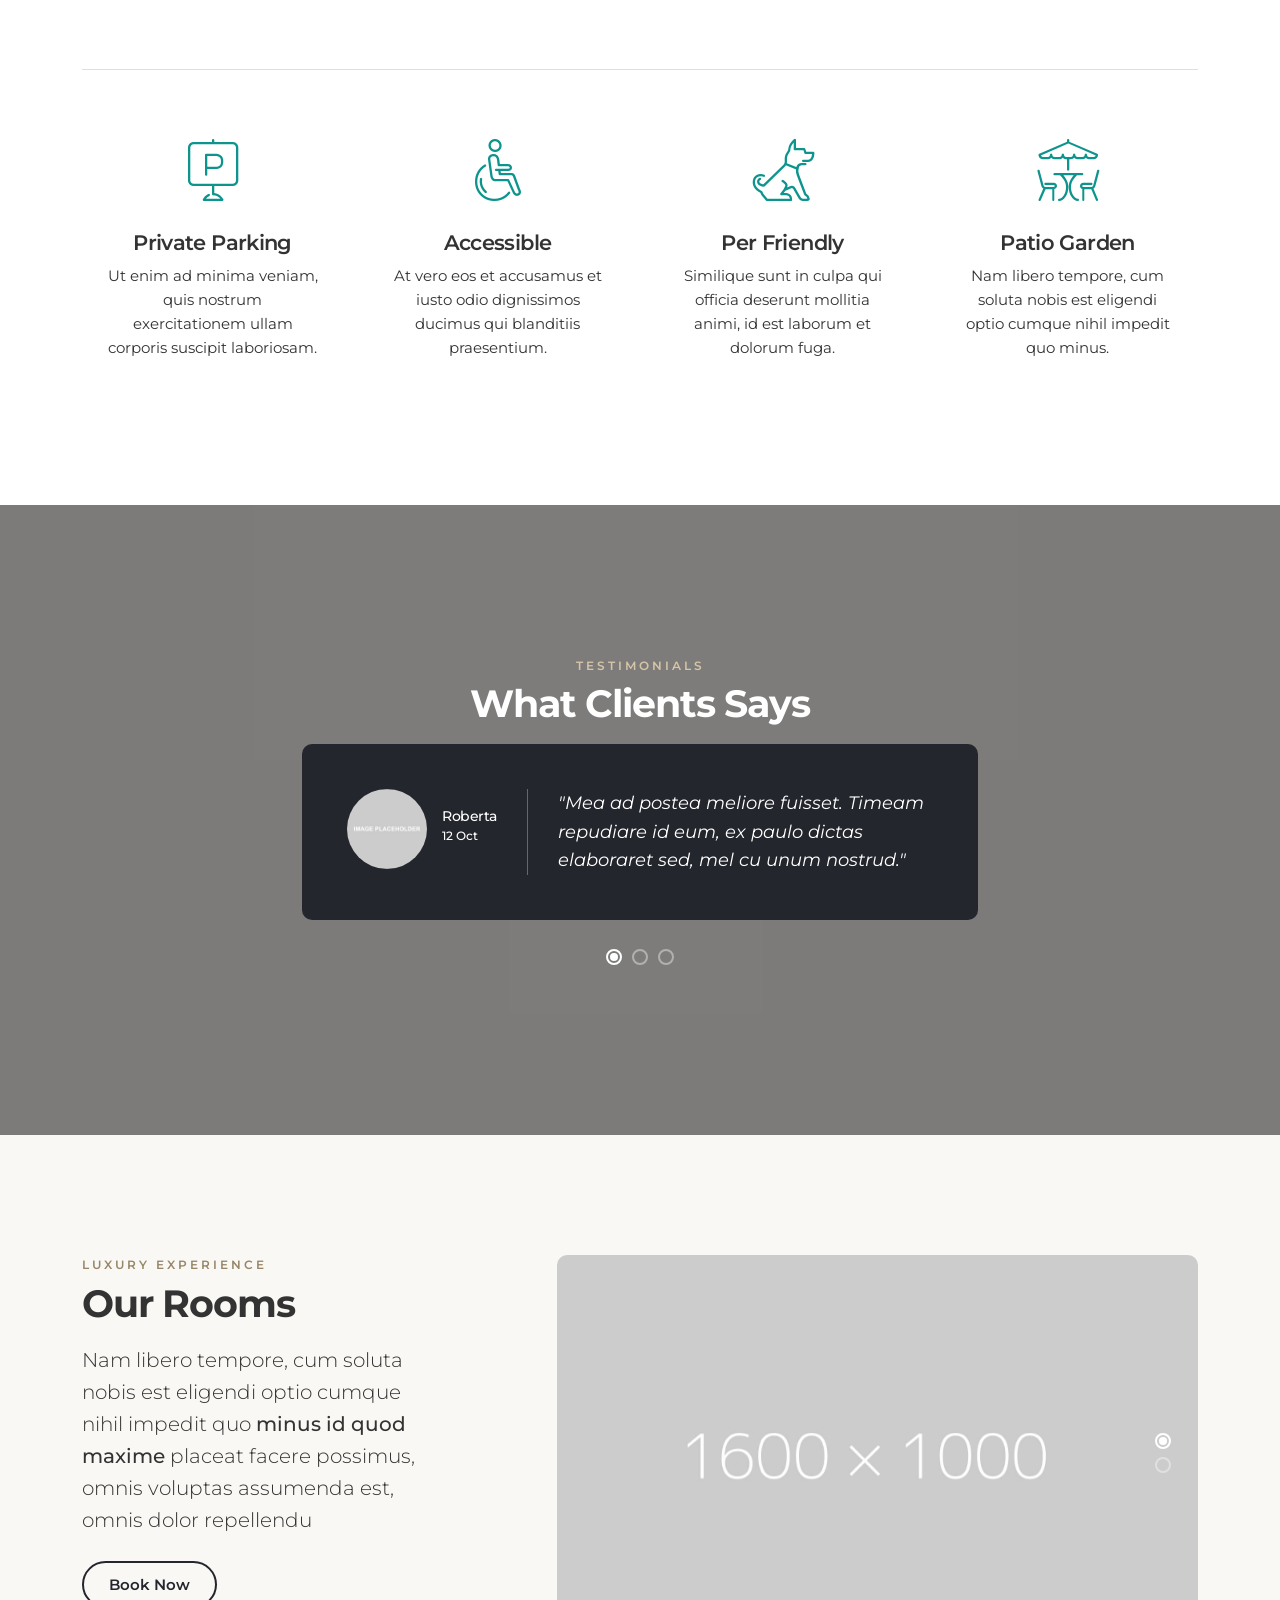
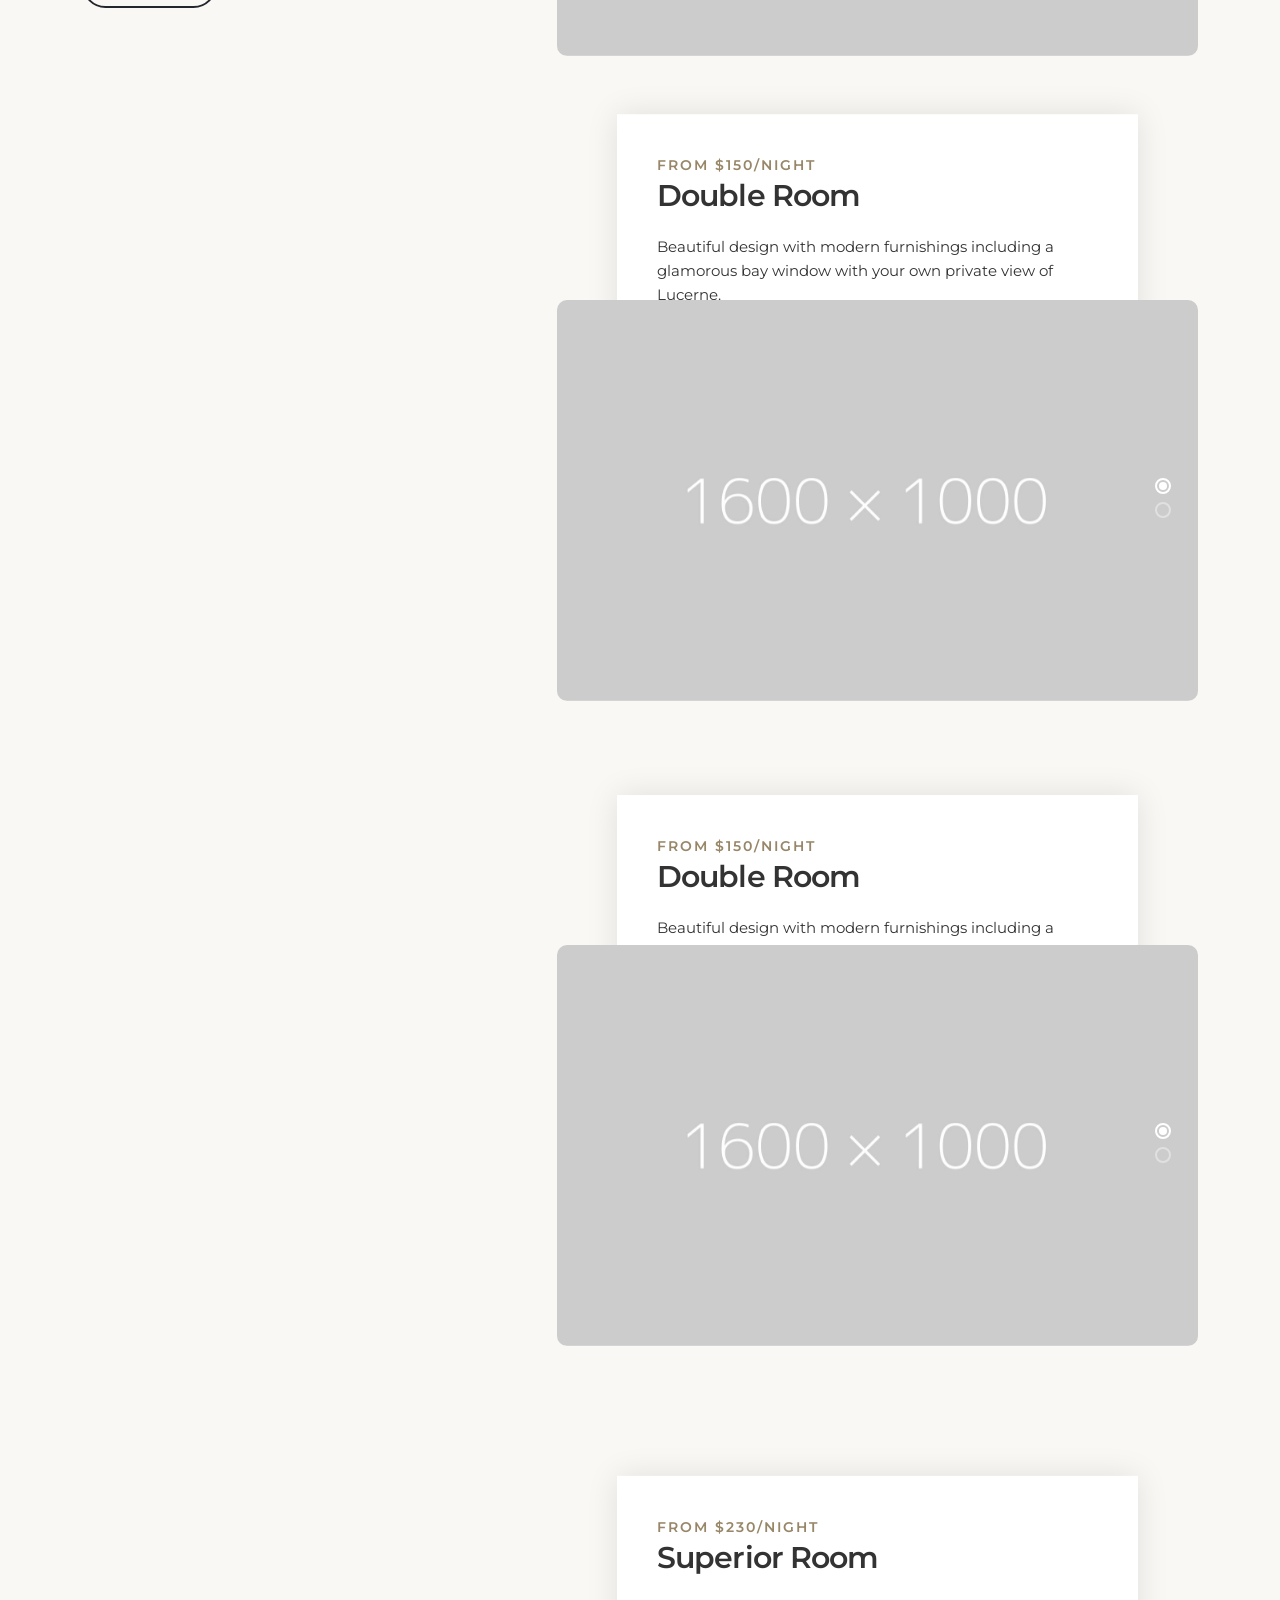
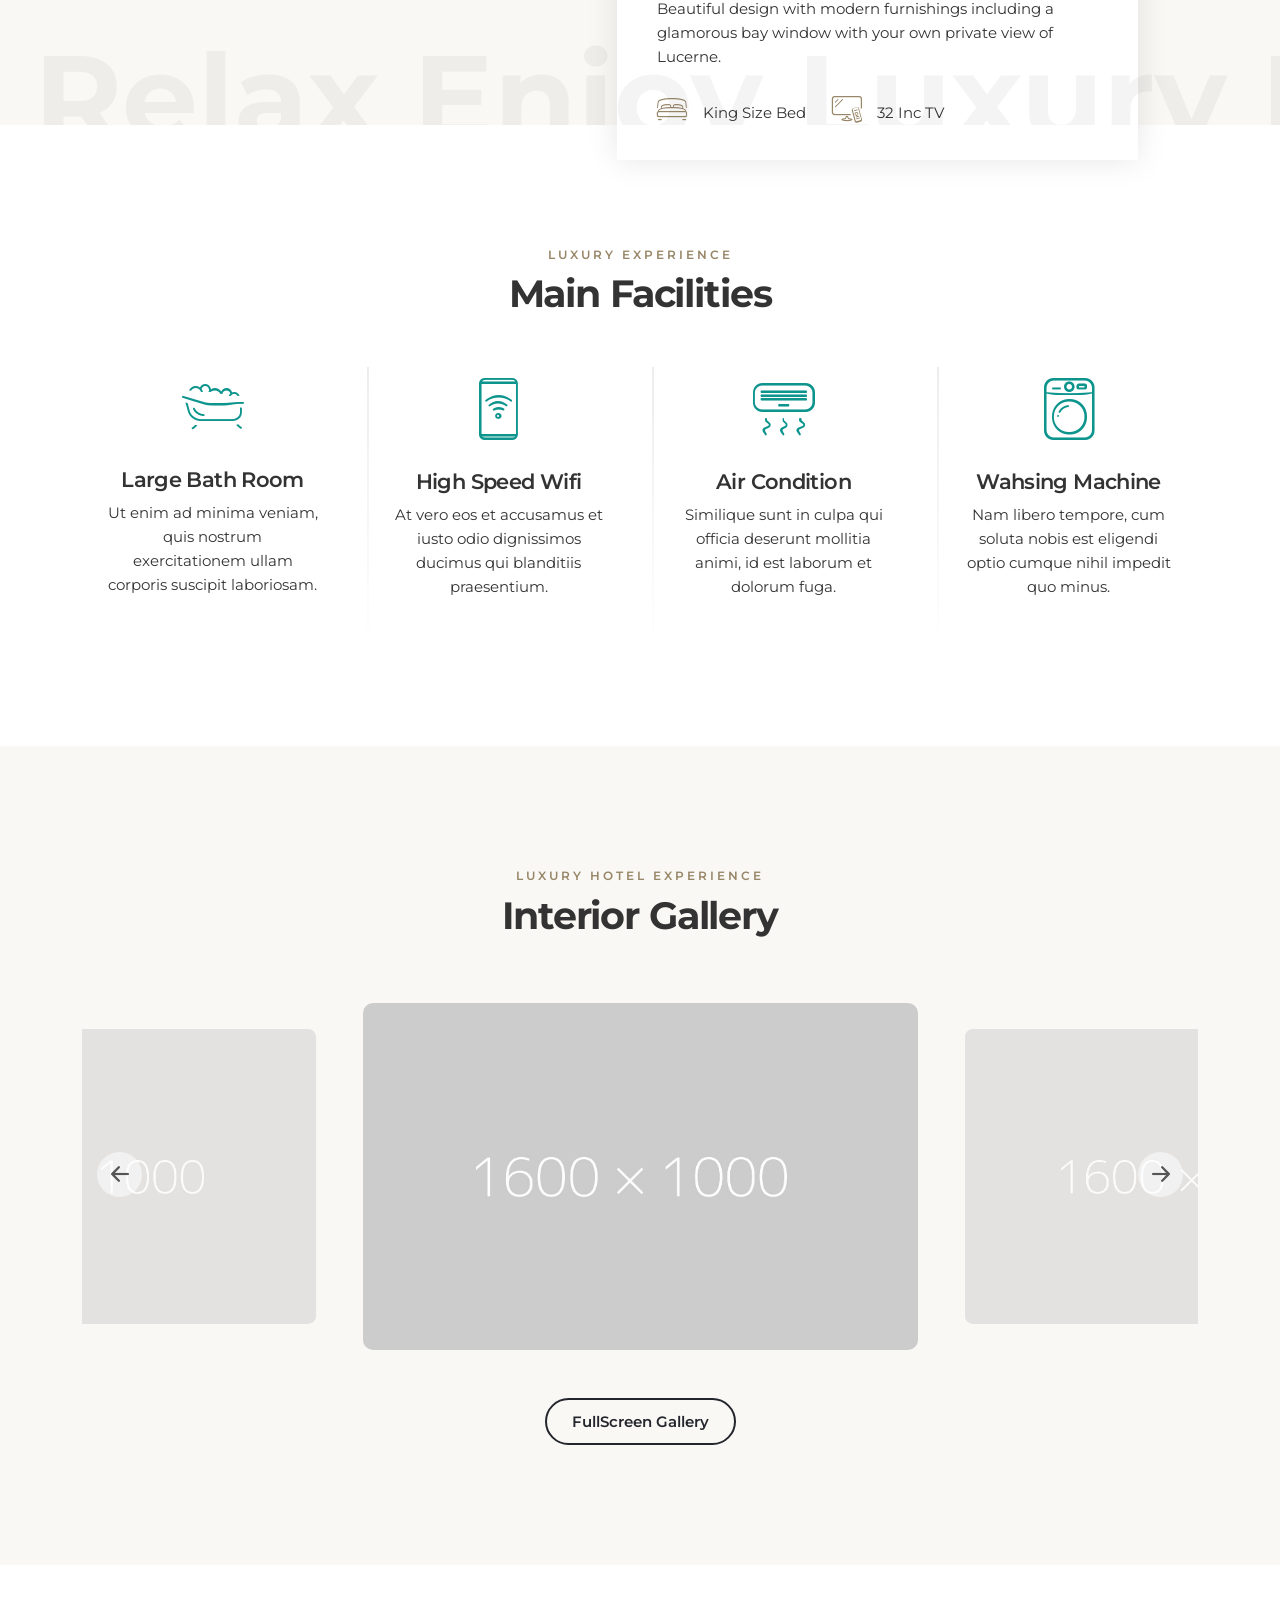
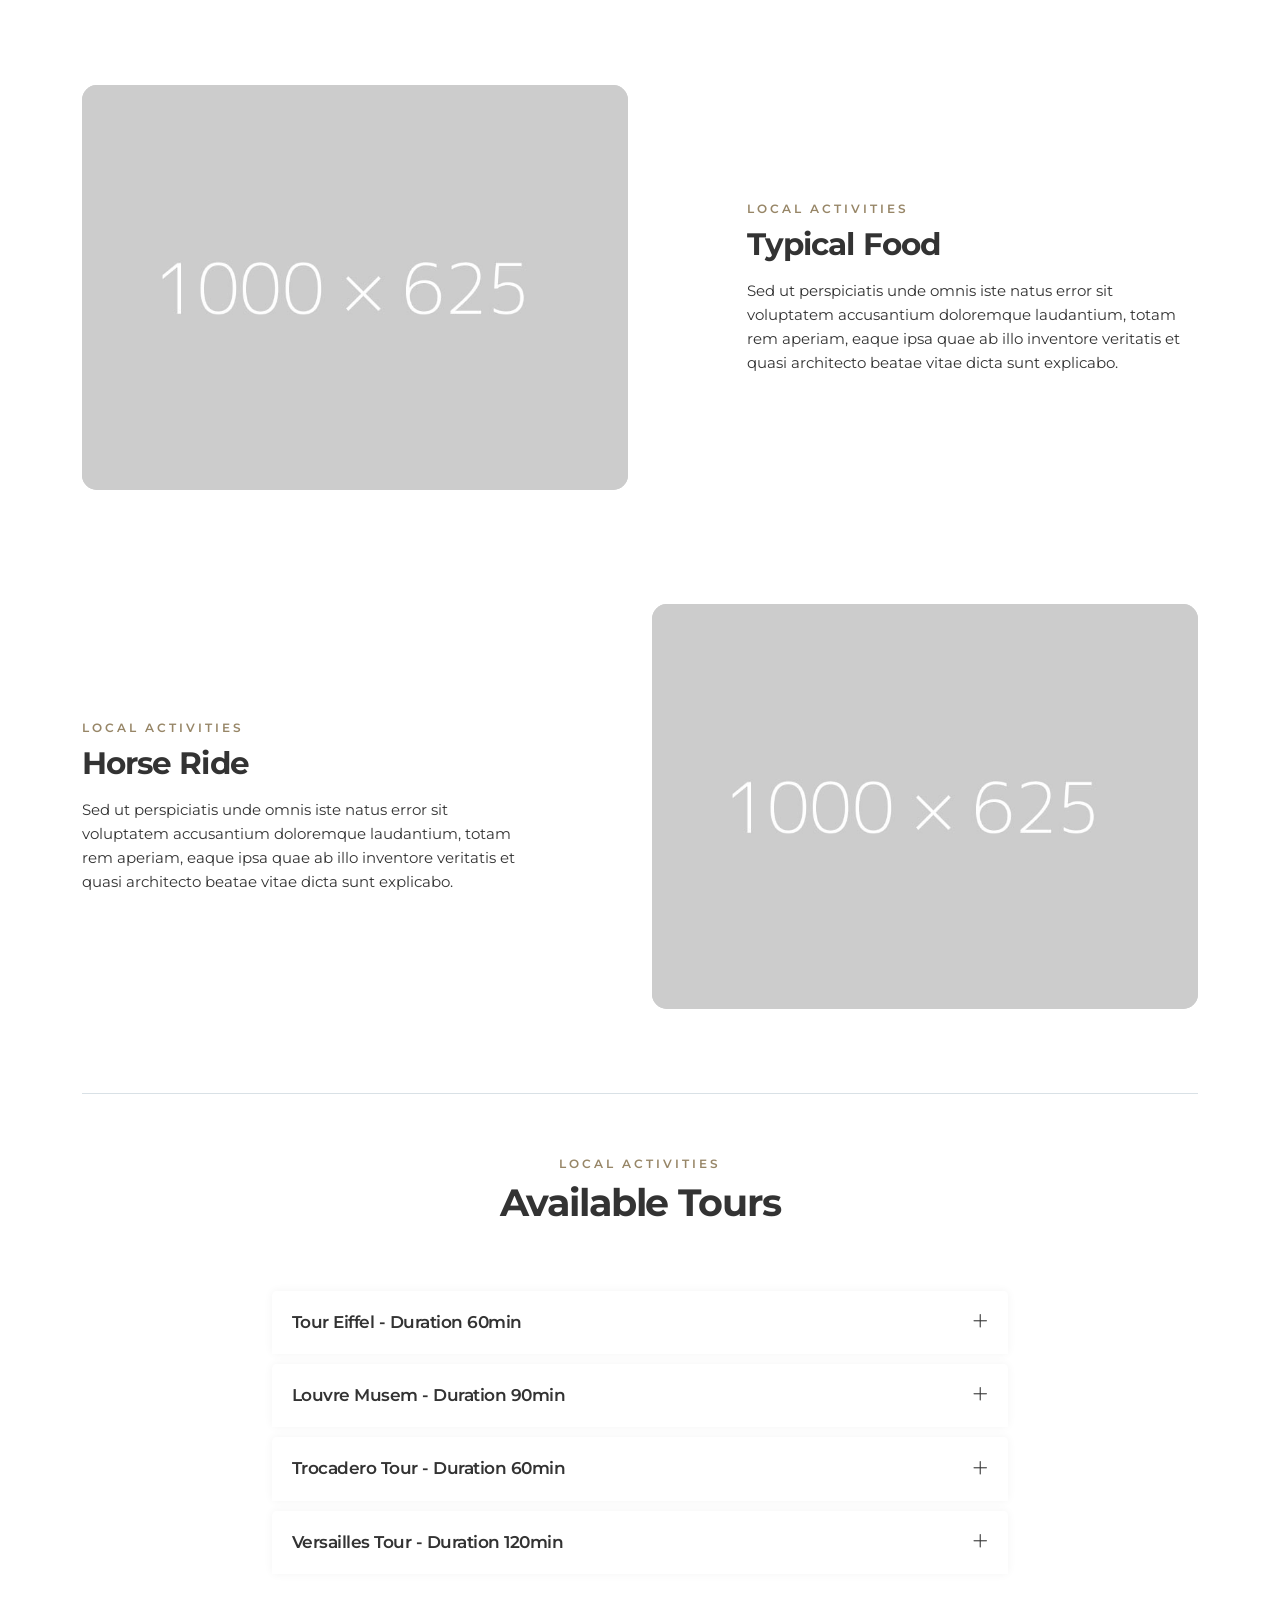
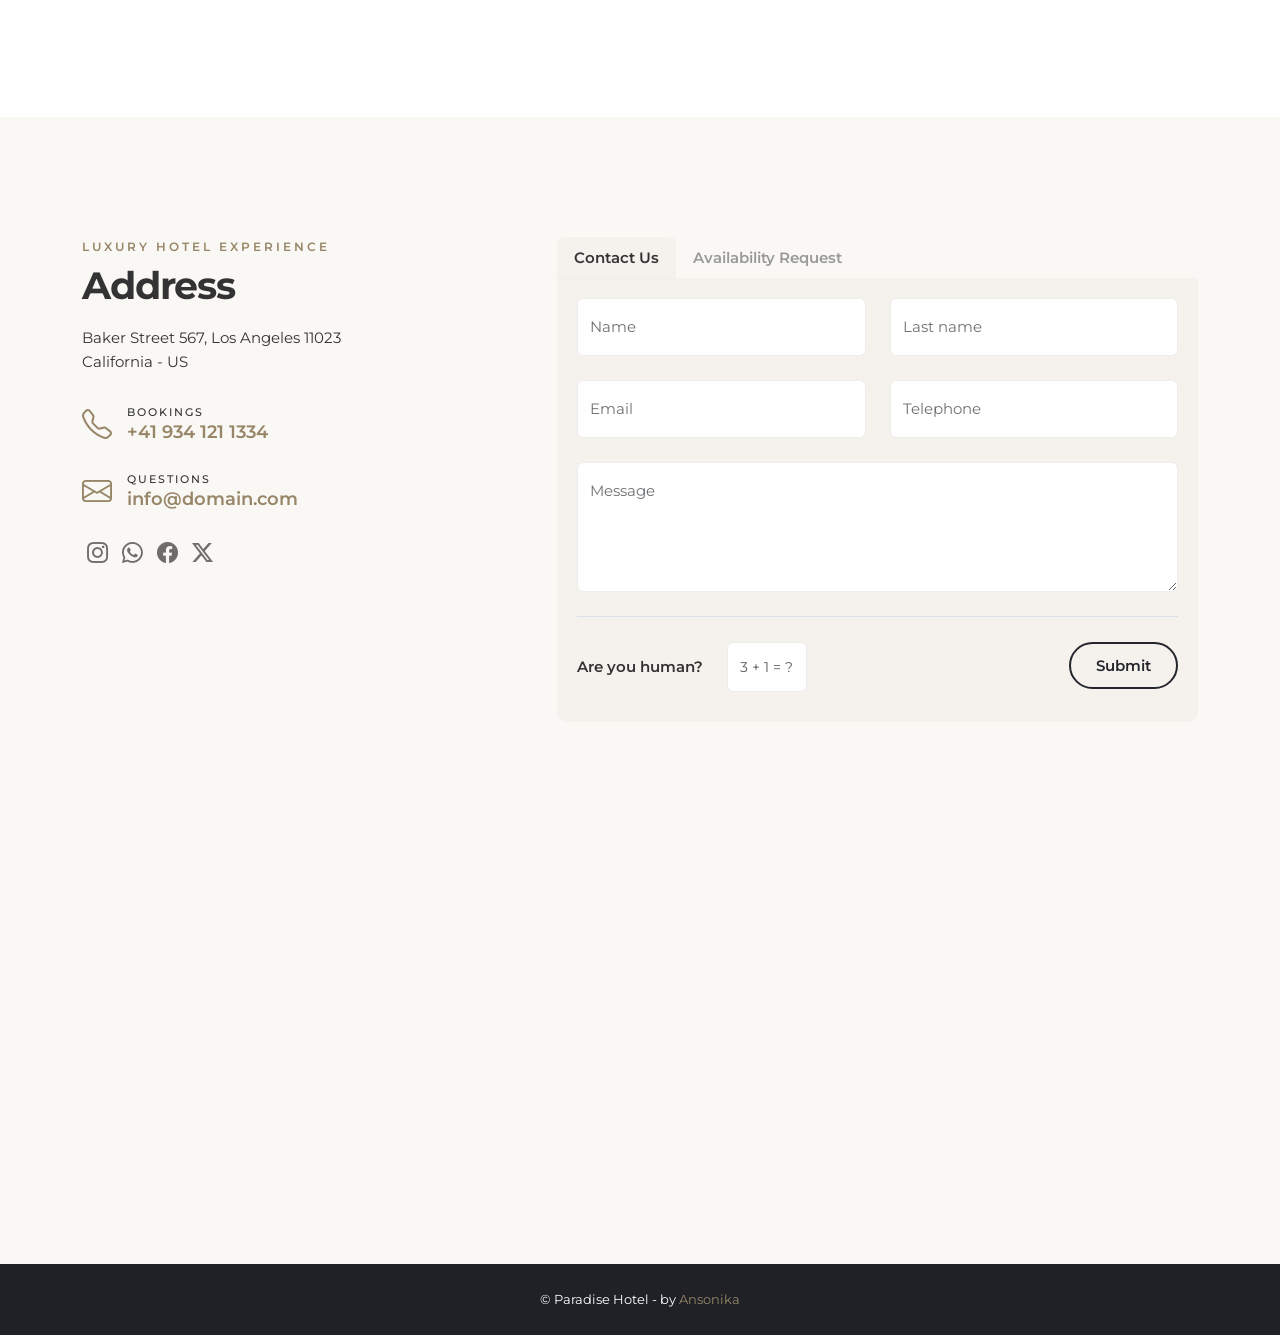
<file: index-2.html>
<!DOCTYPE html>
<html lang="zxx">

<head>
    <meta charset="utf-8">
    <meta name="viewport" content="width=device-width, initial-scale=1">
    <meta name="description" content="">
    <meta name="author" content="Ansonika">
    <title>PARADISE - Hotel and Bed&Breakfast Site Template</title>
    
    <!-- Favicons-->
    <link rel="shortcut icon" href="img/favicon.ico" type="image/x-icon">
    <link rel="apple-touch-icon" type="image/x-icon" href="img/apple-touch-icon-57x57-precomposed.png">
    <link rel="apple-touch-icon" type="image/x-icon" sizes="72x72" href="img/apple-touch-icon-72x72-precomposed.png">
    <link rel="apple-touch-icon" type="image/x-icon" sizes="114x114" href="img/apple-touch-icon-114x114-precomposed.png">
    <link rel="apple-touch-icon" type="image/x-icon" sizes="144x144" href="img/apple-touch-icon-144x144-precomposed.png">

    <!-- GOOGLE WEB FONT-->
    <link rel="preconnect" href="https://fonts.googleapis.com">
    <link rel="preconnect" href="https://fonts.gstatic.com" crossorigin>
    <link href="https://fonts.googleapis.com/css2?family=Caveat:wght@400;500&family=Montserrat:wght@300;400;500;600;700&display=swap" rel="stylesheet">
    
    <!-- BASE CSS -->
    <link href="css/bootstrap.min.css" rel="stylesheet">
    <link href="css/style.css" rel="stylesheet">
	<link href="css/vendors.min.css" rel="stylesheet">

    <!-- SPECIFIC CSS -->
    <link href="css/vegas.min.css" rel="stylesheet">

    <!-- YOUR CUSTOM CSS -->
    <link href="css/custom.css" rel="stylesheet">
</head>

<body data-bs-spy="scroll" data-bs-offset="120" data-bs-target="#mainNav"> 

    <div id="preloader">
        <div data-loader="circle-side"></div>
    </div><!-- /Page Preload -->

    <header class="fixed_header menu_v1">
        <div class="layer"></div><!-- Opacity Mask -->
        <div class="container">
            <div class="row align-items-center">
                <div class="col-md-3 col-5">
                    <a href="index.html" class="logo_normal"><img src="img/logo.png" width="135" height="45" alt="" class="img-fluid"></a>
                    <a href="index.html" class="logo_sticky"><img src="img/logo_sticky.png" width="135" height="45" alt="" class="img-fluid"></a>
                </div>
                <div class="col-md-9 col-7">
                    <div class="main-menu">
                        <a href="#0" class="closebt open_close_menu"><i class="bi bi-x"></i></a>
                        <div class="logo_panel"><img src="img/logo_sticky.png" width="135" height="45" alt=""></div>
                        <nav id="mainNav">
                            <ul>
                                <li><a href="#about" class="js-scroll-trigger animated_link">About</a></li>
                                <li><a href="#rooms" class="js-scroll-trigger animated_link">Rooms</a></li>
                                <li><a href="#gallery" class="js-scroll-trigger animated_link">Gallery</a></li>
                                <li><a href="#amenities" class="js-scroll-trigger animated_link">Activities</a></li>
                                <li><a href="#contacts" class="js-scroll-trigger btn_1">Contacts Us</a></li>
                            </ul>
                        </nav>
                    </div>
                    <div class="hamburger_2 open_close_menu float-end">
                        <div class="hamburger__box">
                            <div class="hamburger__inner"></div>
                        </div>
                    </div>
                </div>
            </div>
        </div><!-- container -->
    </header><!-- End Header -->
 
    <main>

        <div class="hero full-height kenburns_slider">
            <div class="wrapper opacity-mask d-flex align-items-center justify-content-center text-center animate_hero" data-opacity-mask="rgba(0, 0, 0, 0.5)">
                <div class="container">
                    <small class="slide-animated one">Luxury Hotel Experience</small>
                    <h3 class="slide-animated two">The Experience of<br>unique holidays</h3>
                    <figure class="slide-animated three mt-3">
                        <img src="img/TripAdvisor_Logo_white.svg" alt="" class="img-fluid" width="165" height="35">
                    </figure>
                </div>
                <div class="lang_wp">
                    <div class="styled-select lang-selector">
                        <select>
                            <option value="English" selected="">English</option>
                            <option value="French">French</option>
                            <option value="Spanish">Spanish</option>
                            <option value="Russian">Russian</option>
                        </select>
                    </div>
                </div>
                <!-- /lang_wp -->
            </div>
        </div>
        <!-- /Background KenBurns -->

        <div class="bg_white" id="about">
            <div class="container margin_120_95">
                <div class="row justify-content-between flex-lg-row-reverse align-items-center">
                    <div class="col-lg-5">
                        <div class="parallax_wrapper">
                            <img src="img/home_2.jpg" alt="" class="img-fluid rounded-img">
                            <div data-cue="slideInUp" class="img_over"><span data-jarallax-element="-30"><img src="img/home_1.jpg" alt="" class="rounded-img"></span></div>
                        </div>
                    </div>
                    <div class="col-lg-5">
                        <div class="intro">
                            <div class="title">
                                <small>About us</small>
                                <h2>Makes your self at home and enjoy a unique experience</h2>
                            </div>
                            <p class="lead">Vivamus volutpat eros pulvinar velit laoreet, sit amet egestas erat dignissim.</p>
                            <p>Sed ut perspiciatis unde omnis iste natus error sit voluptatem accusantium doloremque laudantium, totam rem aperiam, eaque ipsa quae ab illo inventore veritatis et quasi architecto beatae vitae dicta sunt explicabo.</p>
                            <p><em>Maria...the Owner</em></p>
                        </div>
                    </div>
                </div>
                <!-- /Row -->
                <hr class="more_margin">
                <div class="row mt-4">
                    <div class="col-lg-3 col-md-6">
                        <div class="box_facilities no-border" data-cue="slideInUp">
                            <i class="icon-hotel-parking"></i>
                            <h3>Private Parking</h3>
                            <p>Ut enim ad minima veniam, quis nostrum exercitationem ullam corporis suscipit laboriosam.</p>
                        </div>
                    </div>
                    <div class="col-lg-3 col-md-6">
                        <div class="box_facilities no-border" data-cue="slideInUp">
                            <i class="icon-hotel-disable"></i>
                            <h3>Accessible</h3>
                            <p>At vero eos et accusamus et iusto odio dignissimos ducimus qui blanditiis praesentium.</p>
                        </div>
                    </div>
                    <div class="col-lg-3 col-md-6">
                        <div class="box_facilities no-border" data-cue="slideInUp">
                            <i class="icon-hotel-dog"></i>
                            <h3>Per Friendly</h3>
                            <p>Similique sunt in culpa qui officia deserunt mollitia animi, id est laborum et dolorum fuga.</p>
                        </div>
                    </div>
                    <div class="col-lg-3 col-md-6">
                        <div class="box_facilities no-border" data-cue="slideInUp">
                            <i class="icon-hotel-patio"></i>
                            <h3>Patio Garden</h3>
                            <p>Nam libero tempore, cum soluta nobis est eligendi optio cumque nihil impedit quo minus.</p>
                        </div>
                    </div>
                </div>
                <!-- /Row -->
            </div>
        </div>
        <!-- /About  -->

         <div class="parallax_section_1 jarallax" data-jarallax data-speed="0.2">
            <img class="jarallax-img kenburns-2" src="img/parallax_bg.jpg" alt="">
            <div class="wrapper opacity-mask d-flex align-items-center justify-content-center text-center" data-opacity-mask="rgba(0, 0, 0, 0.5)">
                <div class="container">
                    <div class="row justify-content-center">
                        <div class="col-lg-8">
                            <div class="title white">
                                <small class="mb-1">Testimonials</small>
                                <h2>What Clients Says</h2>
                            </div>
                            <div class="carousel_testimonials owl-carousel owl-theme nav-dots-orizontal">
                                <div>
                                    <div class="box_overlay">
                                        <div class="pic">
                                            <figure><img src="img/testimonial_1.jpg" alt="" class="img-circle">
                                            </figure>
                                            <h4>Roberta<small>12 Oct</small></h4>
                                        </div>
                                        <div class="comment">
                                            "Mea ad postea meliore fuisset. Timeam repudiare id eum, ex paulo dictas elaboraret sed, mel cu unum nostrud."
                                        </div>
                                    </div>
                                    <!-- End box_overlay -->
                                </div>
                                <div>
                                    <div class="box_overlay">
                                        <div class="pic">
                                            <figure><img src="img/testimonial_1.jpg" alt="" class="img-circle">
                                            </figure>
                                            <h4>Roberta<small>2 Nov</small></h4>
                                        </div>
                                        <div class="comment">
                                            "Mea ad postea meliore fuisset. Timeam repudiare id eum, ex paulo dictas elaboraret sed, mel cu unum nostrud."
                                        </div>
                                    </div>
                                    <!-- End box_overlay -->
                                </div>
                                <div>
                                    <div class="box_overlay">
                                        <div class="pic">
                                            <figure><img src="img/testimonial_1.jpg" alt="" class="img-circle">
                                            </figure>
                                            <h4>Roberta<small>3 Dec</small></h4>
                                        </div>
                                        <div class="comment">
                                            "Mea ad postea meliore fuisset. Timeam repudiare id eum, ex paulo dictas elaboraret sed, mel cu unum nostrud."
                                        </div>
                                    </div>
                                    <!-- End box_overlay -->
                                </div>
                            </div>
                            <!-- End carousel_testimonials -->
                        </div>
                    </div>
                </div>
            </div>
        </div>
        <!-- /parallax_section_1-->

        <div class="container margin_120_95" id="rooms">
            <div class="row justify-content-between">
                <div class="col-xl-4 fixed_title">
                    <div class="title">
                        <small>Luxury experience</small>
                        <h2>Our Rooms</h2>
                        <p class="lead">Nam libero tempore, cum soluta nobis est eligendi optio cumque nihil impedit quo <strong>minus id quod maxime</strong> placeat facere possimus, omnis voluptas assumenda est, omnis dolor repellendu</p>
                        <p><a href="#booking_section" class="btn_1 outline">Book Now</a></p>
                    </div>
                </div>
                <div class="col-xl-7">
                    <div class="row_list_version_3" data-cue="fadeIn">
                        <div class="owl-carousel owl-theme carousel_item_1 kenburns rounded-img">
                            <div class="item">
                                <a data-fslightbox="rooms_1" data-type="image" href="img/rooms/1.jpg"><img src="img/rooms/1.jpg" alt=""></a>
                            </div>
                            <div class="item">
                                <a data-fslightbox="rooms_1" data-type="image" href="img/rooms/opt_1.jpg"><img src="img/rooms/opt_1.jpg" alt=""></a>
                            </div>
                        </div>
                        <!-- /carousel -->
                        <div class="box_item_info" data-jarallax-element="-25">
                            <small>From $150/night</small>
                            <h2>Double Room</h2>
                            <p>Beautiful design with modern furnishings including a glamorous bay window with your own private view of Lucerne.</p>
                            <div class="facilities clearfix">
                                <ul>
                                    <li>
                                        <i class="customicon-double-bed"></i> King Size Bed
                                    </li>
                                    <li>
                                        <i class="customicon-television"></i> 32 Inc TV
                                    </li>
                                </ul>
                            </div>
                        </div>
                        <!-- /box_item_info -->
                    </div>
                    <!-- /row_list_version_3 -->

                    <div class="row_list_version_3" data-cue="fadeIn">
                        <div class="owl-carousel owl-theme carousel_item_1 kenburns rounded-img">
                            <div class="item">
                                <a data-fslightbox="rooms_2" data-type="image" href="img/rooms/2.jpg"><img src="img/rooms/2.jpg" alt=""></a>
                            </div>
                            <div class="item">
                                <a data-fslightbox="rooms_2" data-type="image" href="img/rooms/opt_2.jpg"><img src="img/rooms/opt_2.jpg" alt=""></a>
                            </div>
                        </div>
                        <!-- /carousel -->
                        <div class="box_item_info" data-jarallax-element="-25">
                            <small>From $150/night</small>
                            <h2>Double Room</h2>
                            <p>Beautiful design with modern furnishings including a glamorous bay window with your own private view of Lucerne.</p>
                            <div class="facilities clearfix">
                                <ul>
                                    <li>
                                        <i class="customicon-double-bed"></i> King Size Bed
                                    </li>
                                    <li>
                                        <i class="customicon-television"></i> 32 Inc TV
                                    </li>
                                </ul>
                            </div>
                        </div>
                        <!-- /box_item_info -->
                    </div>
                    <!-- /row_list_version_3 -->

                    <div class="row_list_version_3" data-cue="fadeIn">
                        <div class="owl-carousel owl-theme carousel_item_1 kenburns rounded-img">
                            <div class="item">
                                <a data-fslightbox="rooms_3" data-type="image" href="img/rooms/3.jpg"><img src="img/rooms/3.jpg" alt=""></a>
                            </div>
                            <div class="item">
                                <a data-fslightbox="rooms_3" data-type="image" href="img/rooms/opt_3.jpg"><img src="img/rooms/opt_3.jpg" alt=""></a>
                            </div>
                        </div>
                        <!-- /carousel -->
                        <div class="box_item_info" data-jarallax-element="-25">
                            <small>From $230/night</small>
                            <h2>Superior Room</h2>
                            <p>Beautiful design with modern furnishings including a glamorous bay window with your own private view of Lucerne.</p>
                            <div class="facilities clearfix">
                                <ul>
                                    <li>
                                        <i class="customicon-double-bed"></i> King Size Bed
                                    </li>
                                    <li>
                                        <i class="customicon-television"></i> 32 Inc TV
                                    </li>
                                </ul>
                            </div>
                        </div>
                        <!-- /box_item_info -->
                    </div>
                    <!-- /row_list_version_3 -->
                </div>
            </div>
        </div>
        <!-- /container-->

        <div class="marquee">
            <div class="track">
                <div class="content">&nbsp;Relax Enjoy Luxury Holiday Travel Discover Experience Relax Enjoy Luxury Holiday Travel Discover Experience Relax Enjoy Luxury Holiday Travel Discover Experience Relax Enjoy Luxury Holiday Travel Discover Experience</div>
            </div>
        </div>
        <!-- /marquee-->

        <div class="bg_white">
            <div class="container margin_120_95">
                <div class="title text-center mb-5">
                    <div data-cue="slideInUp"><small>Luxury experience</small></div>
                    <div data-cue="slideInUp" data-delay="100">
                        <h2>Main Facilities</h2>
                    </div>
                </div>
                <div class="row mt-4">
                    <div class="col-xl-3 col-md-6">
                        <div class="box_facilities no-border" data-cue="slideInUp">
                            <i class="customicon-bath-tub"></i>
                            <h3>Large Bath Room</h3>
                            <p>Ut enim ad minima veniam, quis nostrum exercitationem ullam corporis suscipit laboriosam.</p>
                        </div>
                    </div>
                    <div class="col-xl-3 col-md-6">
                        <div class="box_facilities" data-cue="slideInUp">
                            <i class="customicon-wifi"></i>
                            <h3>High Speed Wifi</h3>
                            <p>At vero eos et accusamus et iusto odio dignissimos ducimus qui blanditiis praesentium.</p>
                        </div>
                    </div>
                    <div class="col-xl-3 col-md-6">
                        <div class="box_facilities" data-cue="slideInUp">
                            <i class="customicon-air-condition"></i>
                            <h3>Air Condition</h3>
                            <p>Similique sunt in culpa qui officia deserunt mollitia animi, id est laborum et dolorum fuga.</p>
                        </div>
                    </div>
                    <div class="col-xl-3 col-md-6">
                        <div class="box_facilities" data-cue="slideInUp">
                            <i class="customicon-washing-machine"></i>
                            <h3>Wahsing Machine</h3>
                            <p>Nam libero tempore, cum soluta nobis est eligendi optio cumque nihil impedit quo minus.</p>
                        </div>
                    </div>
                </div>
                <!-- /Row -->
            </div>
        </div>
        <!-- /bg_white -->

        <div class="container margin_120" id="gallery">
            <div class="row">
                <div class="title col-12 text-center mb-5">
                    <small data-cue="slideInUp">Luxury Hotel Experience</small>
                    <h2 data-cue="slideInUp" data-delay="100">Interior Gallery</h2>
                </div>
            </div>
            <div data-cues="zoomIn">
                <div class="owl-carousel owl-theme carousel_item_centered kenburns rounded-img">
                    <div class="item">
                        <img src="img/gallery/1.jpg" alt="">
                    </div>
                    <div class="item">
                        <img src="img/gallery/2.jpg" alt="">
                    </div>
                    <div class="item">
                        <img src="img/gallery/3.jpg" alt="">
                    </div>
                    <div class="item">
                       <img src="img/gallery/4.jpg" alt="">
                    </div>
                    <div class="item">
                       <img src="img/gallery/5.jpg" alt="">
                    </div>
                </div>
            </div>
            <div class="text-center mt-5">
                 <a data-fslightbox="gallery_1" data-type="image" href="img/gallery/1.jpg" class="btn_1 outline">
                    FullScreen Gallery
                </a>
                <a data-fslightbox="gallery_1" data-type="image" href="img/gallery/2.jpg"></a>
                <a data-fslightbox="gallery_1" data-type="image" href="img/gallery/3.jpg"></a>
                <a data-fslightbox="gallery_1" data-type="image" href="img/gallery/4.jpg"></a>
                <a data-fslightbox="gallery_1" data-type="image" href="img/gallery/5.jpg"></a>
            </div>
        </div>
        <!-- /container gallery-->

        <div class="bg_white" id="amenities">
            <div class="container margin_120_95">
                <div class="row justify-content-between d-flex align-items-center add_bottom_90">
                    <div class="col-lg-6">
                        <div class="pinned-image rounded_container pinned-image--small mb-4">
                            <div class="pinned-image__container">
                                <img src="img/local_amenities_1.jpg" alt="">
                            </div>
                        </div>
                    </div>
                    <div class="col-lg-5">
                        <div class="title">
                            <small>Local Activities</small>
                            <h3>Typical Food</h3>
                            <p>Sed ut perspiciatis unde omnis iste natus error sit voluptatem accusantium doloremque laudantium, totam rem aperiam, eaque ipsa quae ab illo inventore veritatis et quasi architecto beatae vitae dicta sunt explicabo.</p>
                        </div>
                    </div>
                </div>
                <!-- /row-->
                <div class="row justify-content-between d-flex align-items-center">
                    <div class="col-lg-6 order-lg-2">
                        <div class="pinned-image rounded_container pinned-image--small mb-4">
                            <div class="pinned-image__container">
                                <img src="img/local_amenities_3.jpg" alt="">
                            </div>
                        </div>
                    </div>
                    <div class="col-lg-5 order-lg-1">
                        <div class="title">
                            <small>Local Activities</small>
                            <h3>Horse Ride</h3>
                            <p>Sed ut perspiciatis unde omnis iste natus error sit voluptatem accusantium doloremque laudantium, totam rem aperiam, eaque ipsa quae ab illo inventore veritatis et quasi architecto beatae vitae dicta sunt explicabo.</p>
                        </div>
                    </div>
                </div>
                <!-- /row-->
                <hr class="more_margin">

               <div class="row justify-content-center">
                    <div class="title text-center mb-5">
                        <small data-cue="slideInUp">Local Activities</small>
                        <h2 data-cue="slideInUp" data-delay="100">Available Tours</h2>
                    </div>
                    <div class="col-lg-8">
                        <div role="tablist" class="mb-5 accordion" id="accordion_1">
                            <div class="card" data-cue="slideInUp">
                                <div class="card-header" role="tab">
                                    <h5 class="mb-0">
                                        <a class="collapsed" data-bs-toggle="collapse" href="#collapseOne_product" aria-expanded="false">
                                            <i class="indicator bi-plus-lg"></i>Tour Eiffel - Duration 60min
                                        </a>
                                    </h5>
                                </div>
                                <div id="collapseOne_product" class="collapse" role="tabpanel" data-bs-parent="#accordion_1">
                                    <div class="card-body">
                                        <p>Nihil anim keffiyeh helvetica, craft beer labore wes anderson cred nesciunt sapiente ea proident. Ad vegan excepteur butcher vice lomo. Leggings occaecat craft beer farm-to-table, raw denim aesthetic synth nesciunt you probably haven't heard of them accusamus labore sustainable VHS.</p>
                                        <p>Anim pariatur cliche reprehenderit, enim eiusmod high life accusamus terry richardson ad squid. 3 wolf moon officia aute, non cupidatat skateboard dolor brunch. Food truck quinoa nesciunt laborum eiusmod. Brunch 3 wolf moon tempor, sunt aliqua put a bird on it squid single-origin coffee nulla assumenda shoreditch et.</p>
                                    </div>
                                </div>
                            </div>
                            <!-- /card -->
                            <div class="card" data-cue="slideInUp">
                                <div class="card-header" role="tab">
                                    <h5 class="mb-0">
                                        <a class="collapsed" data-bs-toggle="collapse" href="#collapseTwo_product" aria-expanded="false">
                                            <i class="indicator bi-plus-lg"></i>Louvre Musem - Duration 90min
                                        </a>
                                    </h5>
                                </div>
                                <div id="collapseTwo_product" class="collapse" role="tabpanel" data-bs-parent="#accordion_1">
                                    <div class="card-body">
                                        <p>Nihil anim keffiyeh helvetica, craft beer labore wes anderson cred nesciunt sapiente ea proident. Ad vegan excepteur butcher vice lomo. Leggings occaecat craft beer farm-to-table, raw denim aesthetic synth nesciunt you probably haven't heard of them accusamus labore sustainable VHS.</p>
                                        <p>Anim pariatur cliche reprehenderit, enim eiusmod high life accusamus terry richardson ad squid. 3 wolf moon officia aute, non cupidatat skateboard dolor brunch. Food truck quinoa nesciunt laborum eiusmod. Brunch 3 wolf moon tempor, sunt aliqua put a bird on it squid single-origin coffee nulla assumenda shoreditch et.</p>
                                    </div>
                                </div>
                            </div>
                            <!-- /card -->
                            <div class="card" data-cue="slideInUp">
                                <div class="card-header" role="tab">
                                    <h5 class="mb-0">
                                        <a class="collapsed" data-bs-toggle="collapse" href="#collapseThree_product" aria-expanded="false">
                                            <i class="indicator bi-plus-lg"></i>Trocadero Tour - Duration 60min
                                        </a>
                                    </h5>
                                </div>
                                <div id="collapseThree_product" class="collapse" role="tabpanel" data-bs-parent="#accordion_1">
                                    <div class="card-body">
                                        <p>Nihil anim keffiyeh helvetica, craft beer labore wes anderson cred nesciunt sapiente ea proident. Ad vegan excepteur butcher vice lomo. Leggings occaecat craft beer farm-to-table, raw denim aesthetic synth nesciunt you probably haven't heard of them accusamus labore sustainable VHS.</p>
                                        <p>Anim pariatur cliche reprehenderit, enim eiusmod high life accusamus terry richardson ad squid. 3 wolf moon officia aute, non cupidatat skateboard dolor brunch. Food truck quinoa nesciunt laborum eiusmod. Brunch 3 wolf moon tempor, sunt aliqua put a bird on it squid single-origin coffee nulla assumenda shoreditch et.</p>
                                    </div>
                                </div>
                            </div>
                            <!-- /card -->
                            <div class="card" data-cue="slideInUp">
                                <div class="card-header" role="tab">
                                    <h5 class="mb-0">
                                        <a class="collapsed" data-bs-toggle="collapse" href="#collapseFour_product" aria-expanded="false">
                                            <i class="indicator bi-plus-lg"></i>Versailles Tour - Duration 120min
                                        </a>
                                    </h5>
                                </div>
                                <div id="collapseFour_product" class="collapse" role="tabpanel" data-bs-parent="#accordion_1">
                                    <div class="card-body">
                                        <p>Nihil anim keffiyeh helvetica, craft beer labore wes anderson cred nesciunt sapiente ea proident. Ad vegan excepteur butcher vice lomo. Leggings occaecat craft beer farm-to-table, raw denim aesthetic synth nesciunt you probably haven't heard of them accusamus labore sustainable VHS.</p>
                                        <p>Anim pariatur cliche reprehenderit, enim eiusmod high life accusamus terry richardson ad squid. 3 wolf moon officia aute, non cupidatat skateboard dolor brunch. Food truck quinoa nesciunt laborum eiusmod. Brunch 3 wolf moon tempor, sunt aliqua put a bird on it squid single-origin coffee nulla assumenda shoreditch et.</p>
                                    </div>
                                </div>
                            </div>
                            <!-- /card -->
                        </div>
                        <!-- /accordion -->
                    </div>
                </div>
                <!-- /row-->
            </div>
            <!-- /container-->
        </div>
        <!-- /bg_white -->

        <div class="container margin_120_95" id="contacts">
            <div class="row justify-content-between">
                <div class="col-xl-4">
                    <div data-cue="slideInUp">
                        <div class="title">
                            <small>Luxury Hotel Experience</small>
                            <h2>Address</h2>
                        </div>
                        <p>Baker Street 567, Los Angeles 11023<br>California - US</p>
                        <div class="phone_element no_borders"><a href="tel://423424234"><i class="bi bi-telephone"></i><span><em>Bookings</em>+41 934 121 1334</span></a></div>
                        <div class="phone_element no_borders"><a href="mailto:info@domain.com"><i class="bi bi-envelope"></i><span><em>Questions</em>info@domain.com</span></a></div>
                        <div class="social mt-1">
                            <ul>
                                <li><a href="#0"><i class="bi bi-instagram"></i></a></li>
                                <li><a href="#0"><i class="bi bi-whatsapp"></i></a></li>
                                <li><a href="#0"><i class="bi bi-facebook"></i></a></li>
                                <li><a href="#0"><i class="bi bi-twitter-x"></i></a></li>
                            </ul>
                        </div>
                    </div>
                </div>
                <div class="col-xl-7">
                    <ul class="nav nav-tabs" id="customTab" role="tablist">
                        <li class="nav-item" role="presentation">
                            <button class="nav-link active" id="first_tab" data-bs-toggle="tab" data-bs-target="#first_tab_pane" type="button" role="tab" aria-controls="first_tab_pane" aria-selected="false">Contact Us</button>
                        </li>
                        <li class="nav-item" role="presentation">
                            <button class="nav-link" id="second_tab" data-bs-toggle="tab" data-bs-target="#second_tab_pane" type="button" role="tab" aria-controls="second_tab_pane" aria-selected="true">Availability Request</button>
                        </li>
                    </ul>
                    <!-- /tabs -->
                    <div class="tab-content">
                        
                        <div class="tab-pane fade show active" id="first_tab_pane" role="tabpanel" aria-labelledby="first_tab" tabindex="0">
                            <div class="contacts_wrapper">
                                <div id="message-contact"></div>
                                <form method="post" action="phpmailer/contact_template_email.php" id="contactform" autocomplete="off">
                                    <div class="row">
                                        <div class="col-sm-6">
                                            <div class="form-floating mb-4">
                                                <input class="form-control" type="text" id="name_contact" name="name_contact" placeholder="Name">
                                                <label for="name_contact">Name</label>
                                            </div>
                                        </div>
                                        <div class="col-sm-6">
                                            <div class="form-floating mb-4">
                                                <input class="form-control" type="text" id="lastname_contact" name="lastname_contact" placeholder="Last Name">
                                                <label for="lastname_contact">Last name</label>
                                            </div>
                                        </div>
                                    </div>
                                    <!-- /row -->
                                    <div class="row">
                                        <div class="col-sm-6">
                                            <div class="form-floating mb-4">
                                                <input class="form-control" type="email" id="email_contact" name="email_contact" placeholder="Email">
                                                <label for="email_contact">Email</label>
                                            </div>
                                        </div>
                                        <div class="col-sm-6">
                                            <div class="form-floating mb-4">
                                                <input class="form-control" type="text" id="phone_contact" name="phone_contact" placeholder="Telephone">
                                                <label for="phone_contact">Telephone</label>
                                            </div>
                                        </div>
                                    </div>
                                    <!-- /row -->
                                    <div class="form-floating mb-4">
                                        <textarea class="form-control" placeholder="Message" id="message_contact" name="message_contact"></textarea>
                                        <label for="message_contact">Message</label>
                                    </div>
                                    <hr>
                                    <div class="row">
                                        <div class="col-md-6 mb-4">
                                            <div class="row align-items-center">
                                                <div class="col-auto">
                                                    <label for="verify_booking" class="col-form-label"><strong>Are you human?</strong></label>
                                                </div>
                                                <div class="col-md-4">
                                                    <input type="text" name="verify_contact" id="verify_contact" class="form-control" placeholder="3 + 1 = ?">
                                                </div>
                                            </div>
                                        </div>
                                        <div class="col-md-6 mb-2">
                                            <p class="text-end"><input class="btn_1 outline" type="submit" value="Submit" id="submit-contact"></p>
                                        </div>
                                    </div>
                                    <!-- / row -->
                                </form>
                            </div><!-- /tab_contacts-->
                        </div><!-- /tab-->
                        <div class="tab-pane fade" id="second_tab_pane" role="tabpanel" aria-labelledby="second_tab" tabindex="0">
                            <div class="booking_wrapper">
                                <div id="message-booking"></div>
                                <form method="post" action="phpmailer/reserve_template_email.php" id="bookingform" autocomplete="off">
                                    <input type="hidden" id="date_booking" name="date_booking">
                                    <div class="row">
                                        <div class="col-lg-6">
                                            <div class="custom_select">
                                                <select class="wide" name="rooms_booking" id="rooms_booking">
                                                    <option value="">Select Room</option>
                                                    <option value="Double Room">Double Room</option>
                                                    <option value="Deluxe Room">Deluxe Room</option>
                                                    <option value="Superior Room">Superior Room</option>
                                                    <option value="Junior Suite">Junior Suite</option>
                                                </select>
                                            </div>
                                        </div>
                                        <div class="col-lg-6">
                                            <div class="row">
                                                <div class="col-6">
                                                    <div class="qty-buttons mb-3 version_2">
                                                        <input type="button" value="+" class="qtyplus" name="adults_booking">
                                                        <input type="text" name="adults_booking" id="adults_booking" value="" class="qty form-control" placeholder="Adults">
                                                        <input type="button" value="-" class="qtyminus" name="adults_booking">
                                                    </div>
                                                </div>
                                                <div class="col-6">
                                                    <div class="mb-3 qty-buttons mb-3 version_2">
                                                        <input type="button" value="+" class="qtyplus" name="childs_booking">
                                                        <input type="text" name="childs_booking" id="childs_booking" value="" class="qty form-control" placeholder="Childs">
                                                        <input type="button" value="-" class="qtyminus" name="childs_booking">
                                                    </div>
                                                </div>
                                            </div>
                                        </div>
                                    </div>
                                    <!-- / row -->
                                    <div class="row">
                                        <div class="col-lg-6">
                                            <div class="form-group">
                                                <input type="text" name="name_booking" id="name_booking" class="form-control" placeholder="Name and Last Name">
                                            </div>
                                        </div>
                                        <div class="col-lg-6">
                                            <div class="form-group">
                                                <input type="email" name="email_booking" id="email_booking" class="form-control" placeholder="Email">
                                            </div>
                                        </div>
                                    </div>
                                    <!-- / row -->
                                    <hr>
                                    <div class="row">
                                        <div class="col-md-6 mb-4">
                                            <div class="row align-items-center">
                                                <div class="col-auto">
                                                    <label for="verify_booking" class="col-form-label"><strong>Are you human?</strong></label>
                                                </div>
                                                <div class="col-md-4">
                                                    <input type="text" name="verify_booking" id="verify_booking" class="form-control" placeholder="3 + 1 = ?">
                                                </div>
                                            </div>
                                        </div>
                                        <div class="col-md-6 mb-2">
                                            <p class="text-end"><input class="btn_1 outline" type="submit" value="Submit" id="submit-booking"></p>
                                        </div>
                                    </div>
                                    <!-- / row -->
                                </form>
                            </div>
                            <!-- / booking_wrapper -->
                        </div><!-- /tab-->
                        <!-- /contacts_wrapper-->
                    </div>
                    <!-- /tab_content-->
                </div>
            </div>
            <!-- /row -->
        </div>
        <!-- /container -->

    </main>

    <div class="map_contact">
        <iframe src="https://www.google.com/maps/embed?pb=!1m18!1m12!1m3!1d3021.4364241114604!2d-73.96780638459853!3d40.774418641731515!2m3!1f0!2f0!3f0!3m2!1i1024!2i768!4f13.1!3m3!1m2!1s0x89c258a29d3847f5%3A0x564dfbba0141774a!2s5th%20Ave%2C%20New%20York%2C%20NY%2C%20Stati%20Uniti!5e0!3m2!1sit!2ses!4v1661414716655!5m2!1sit!2ses" width="600" height="450" style="border:0;" allowfullscreen="" loading="lazy" referrerpolicy="no-referrer-when-downgrade"></iframe>
    </div>
    <!--/map_contact -->
    <div class="copy">
        <div class="container">
            © Paradise Hotel - by <a href="#">Ansonika</a>
        </div>
    </div>
    <!--/copyright line -->

    <!-- COMMON SCRIPTS -->
    <script src="js/common_scripts.js"></script>
    <script src="js/common_functions.js"></script>
    <script src="js/datepicker_inline.js"></script>
    <script src="phpmailer/validate.js"></script>
    <script src="js/jquery.easing.min.js"></script>
    <script src="js/scrolling-nav.js"></script>

    <!-- Kenburns Slider -->
    <script src="js/vegas.min.js"></script>
    <script>
        $(function() {
        "use strict";
        $('.kenburns_slider').vegas({
            slides: [
                { src: 'img/slides/slide_1.jpg' },
                { src: 'img/slides/slide_2.jpg' },
                { src: 'img/slides/slide_3.jpg' }
            ],
            overlay: false,
                transition: 'fade2',
                animation: 'kenburns',
                transitionDuration: 1000,
                delay: 5000,
                animationDuration: 30000
        });
    });
    </script>

</body>
</html>
</file>
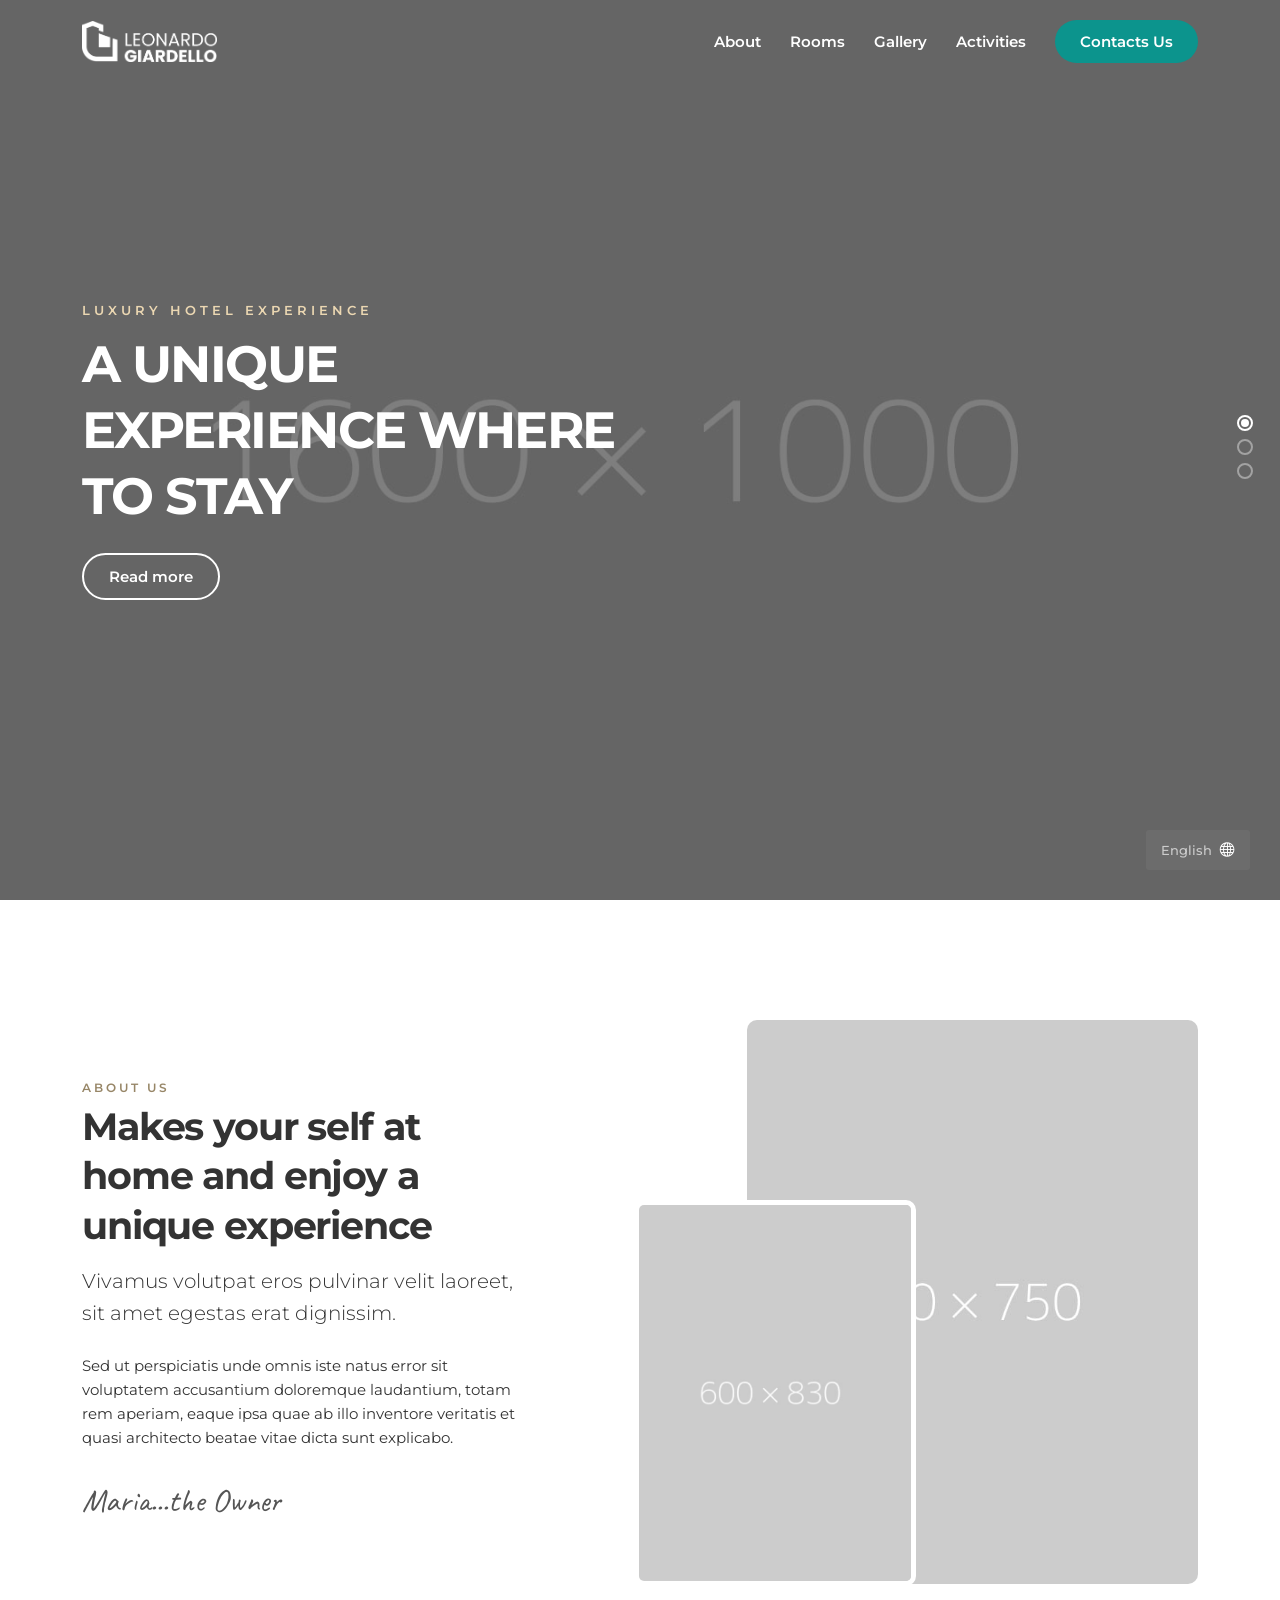
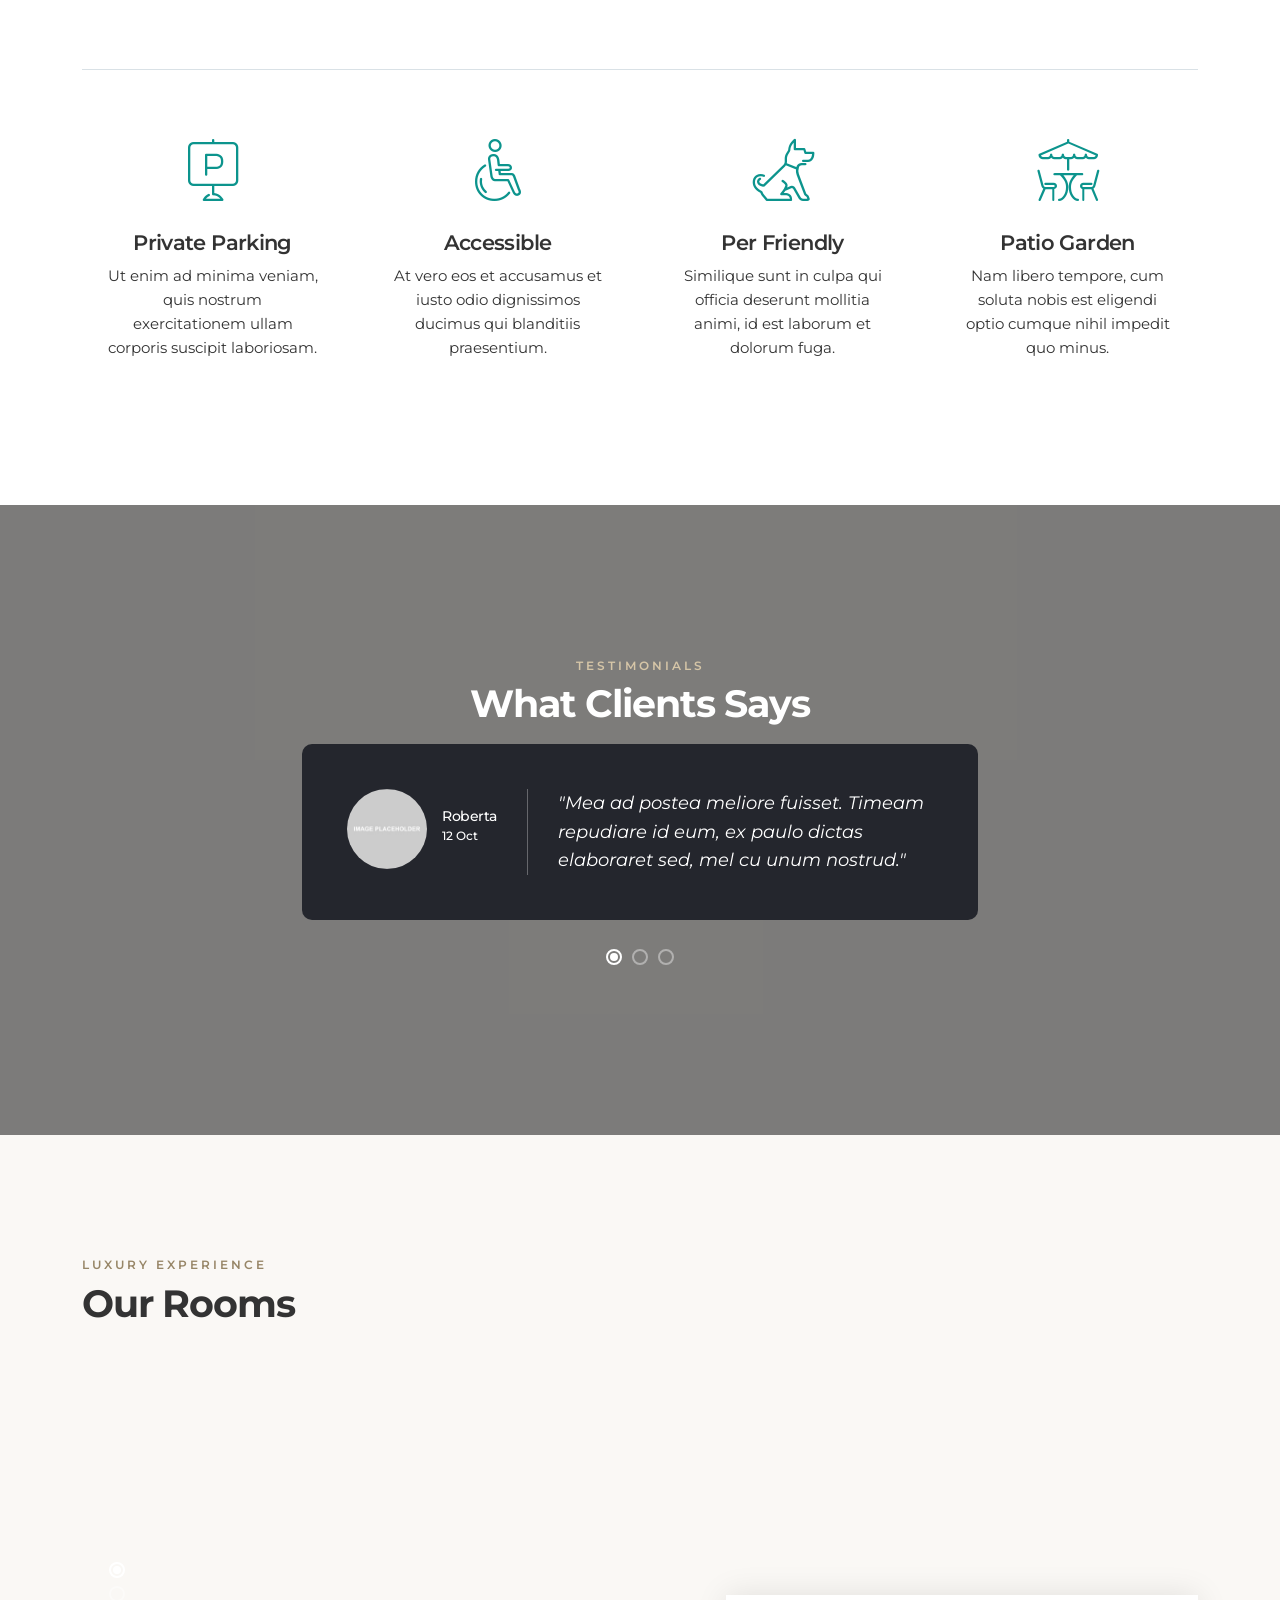
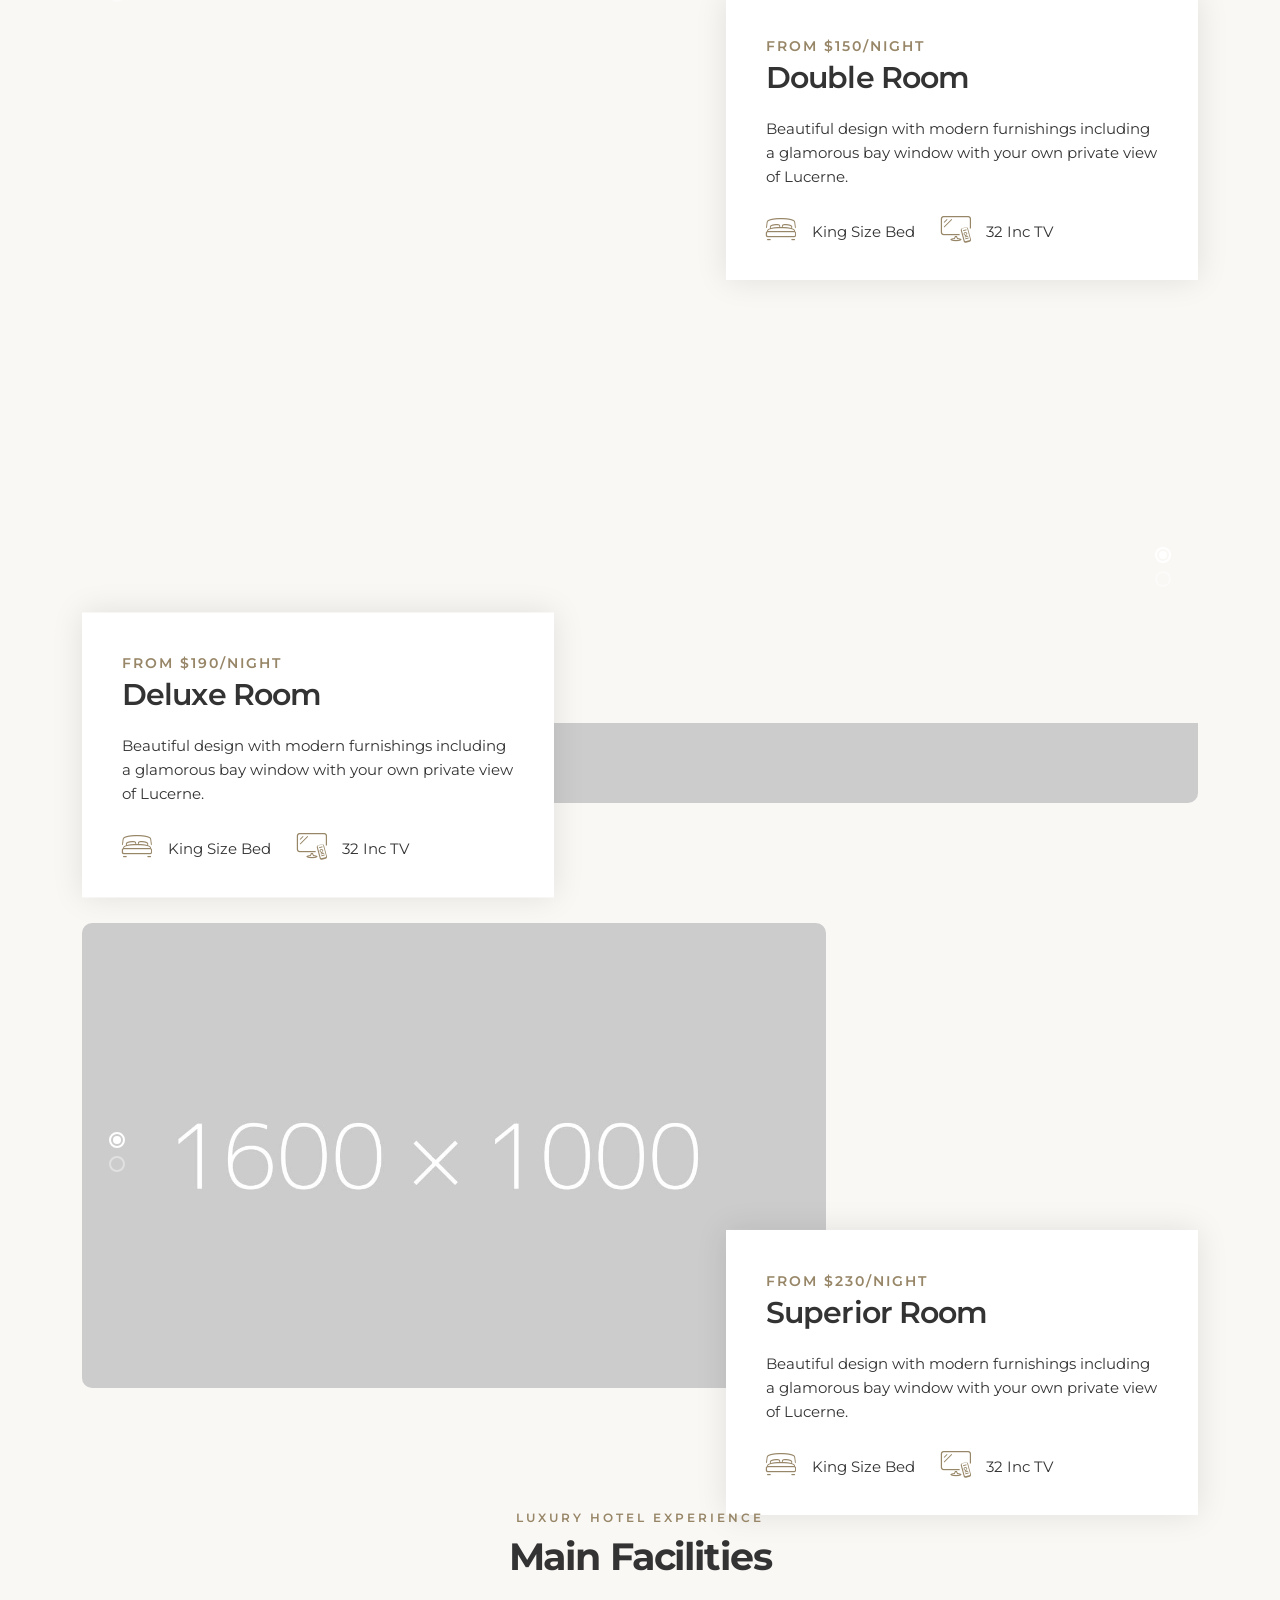
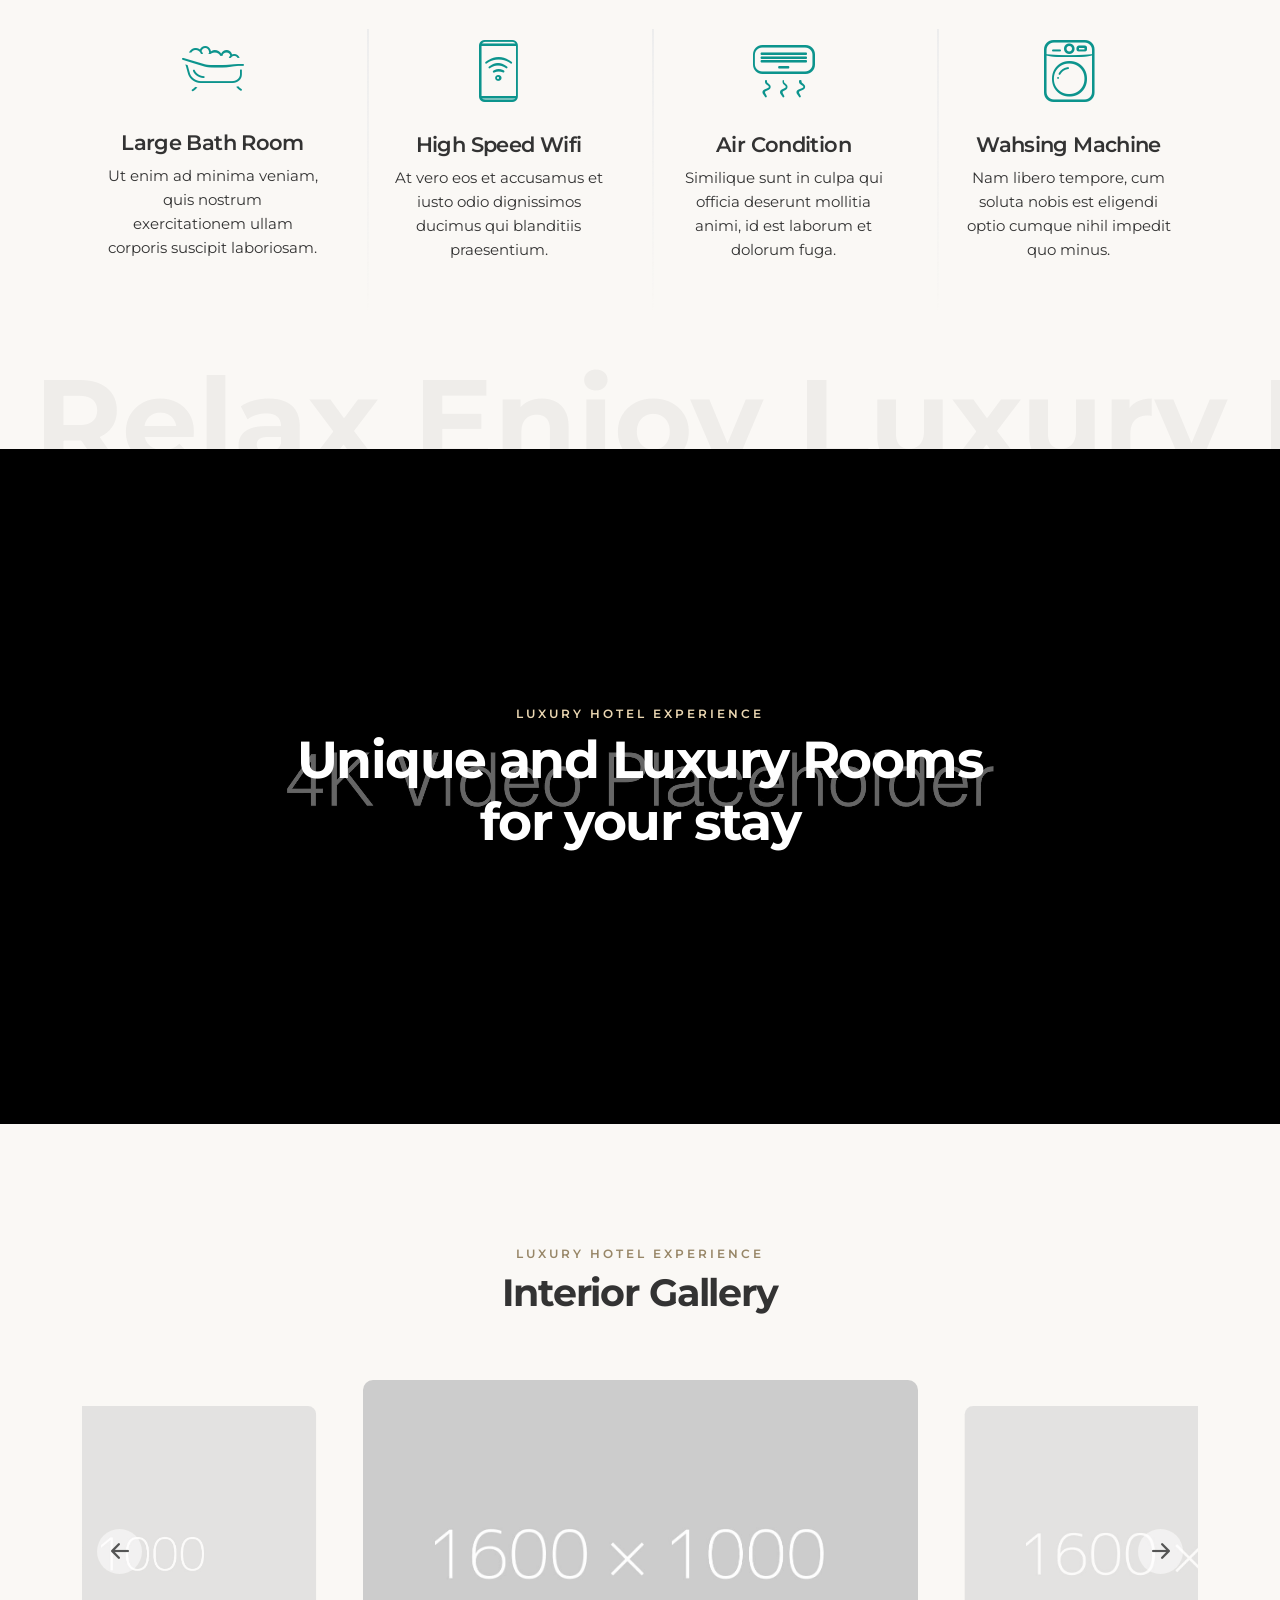
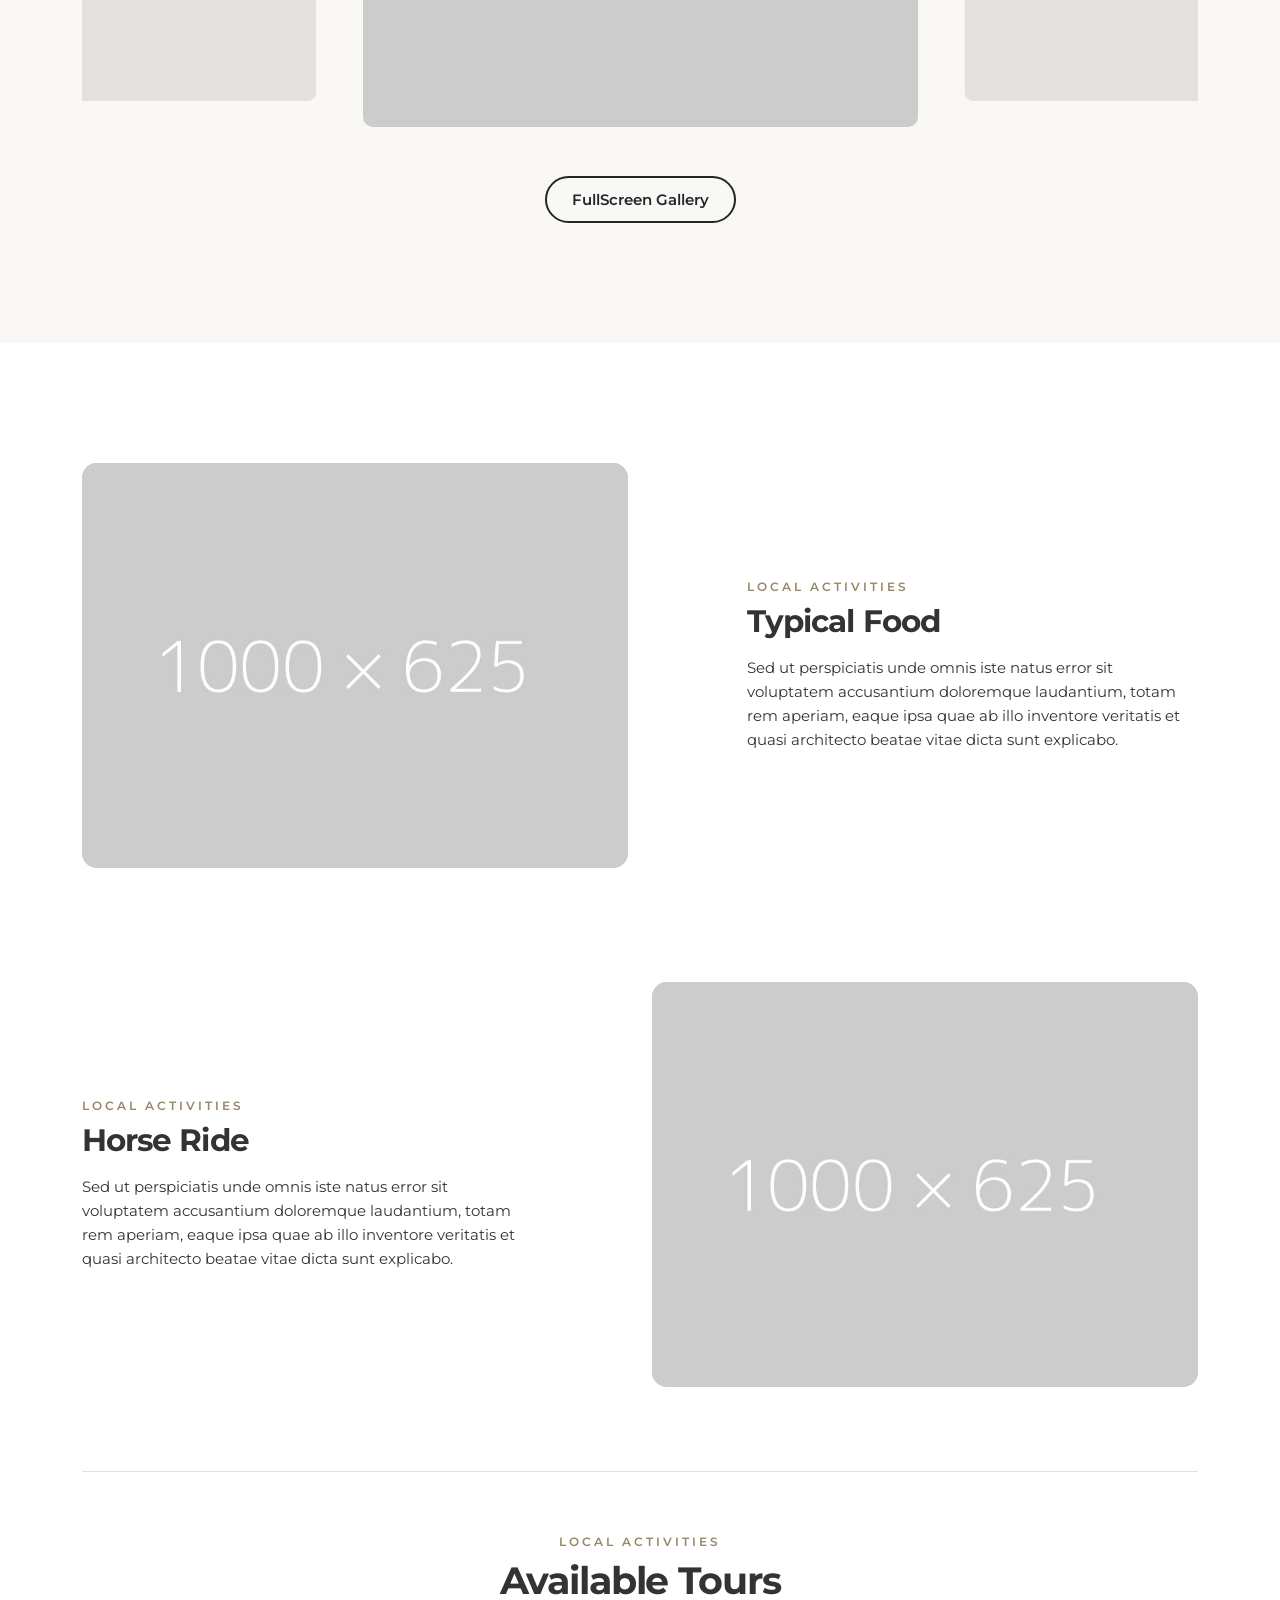
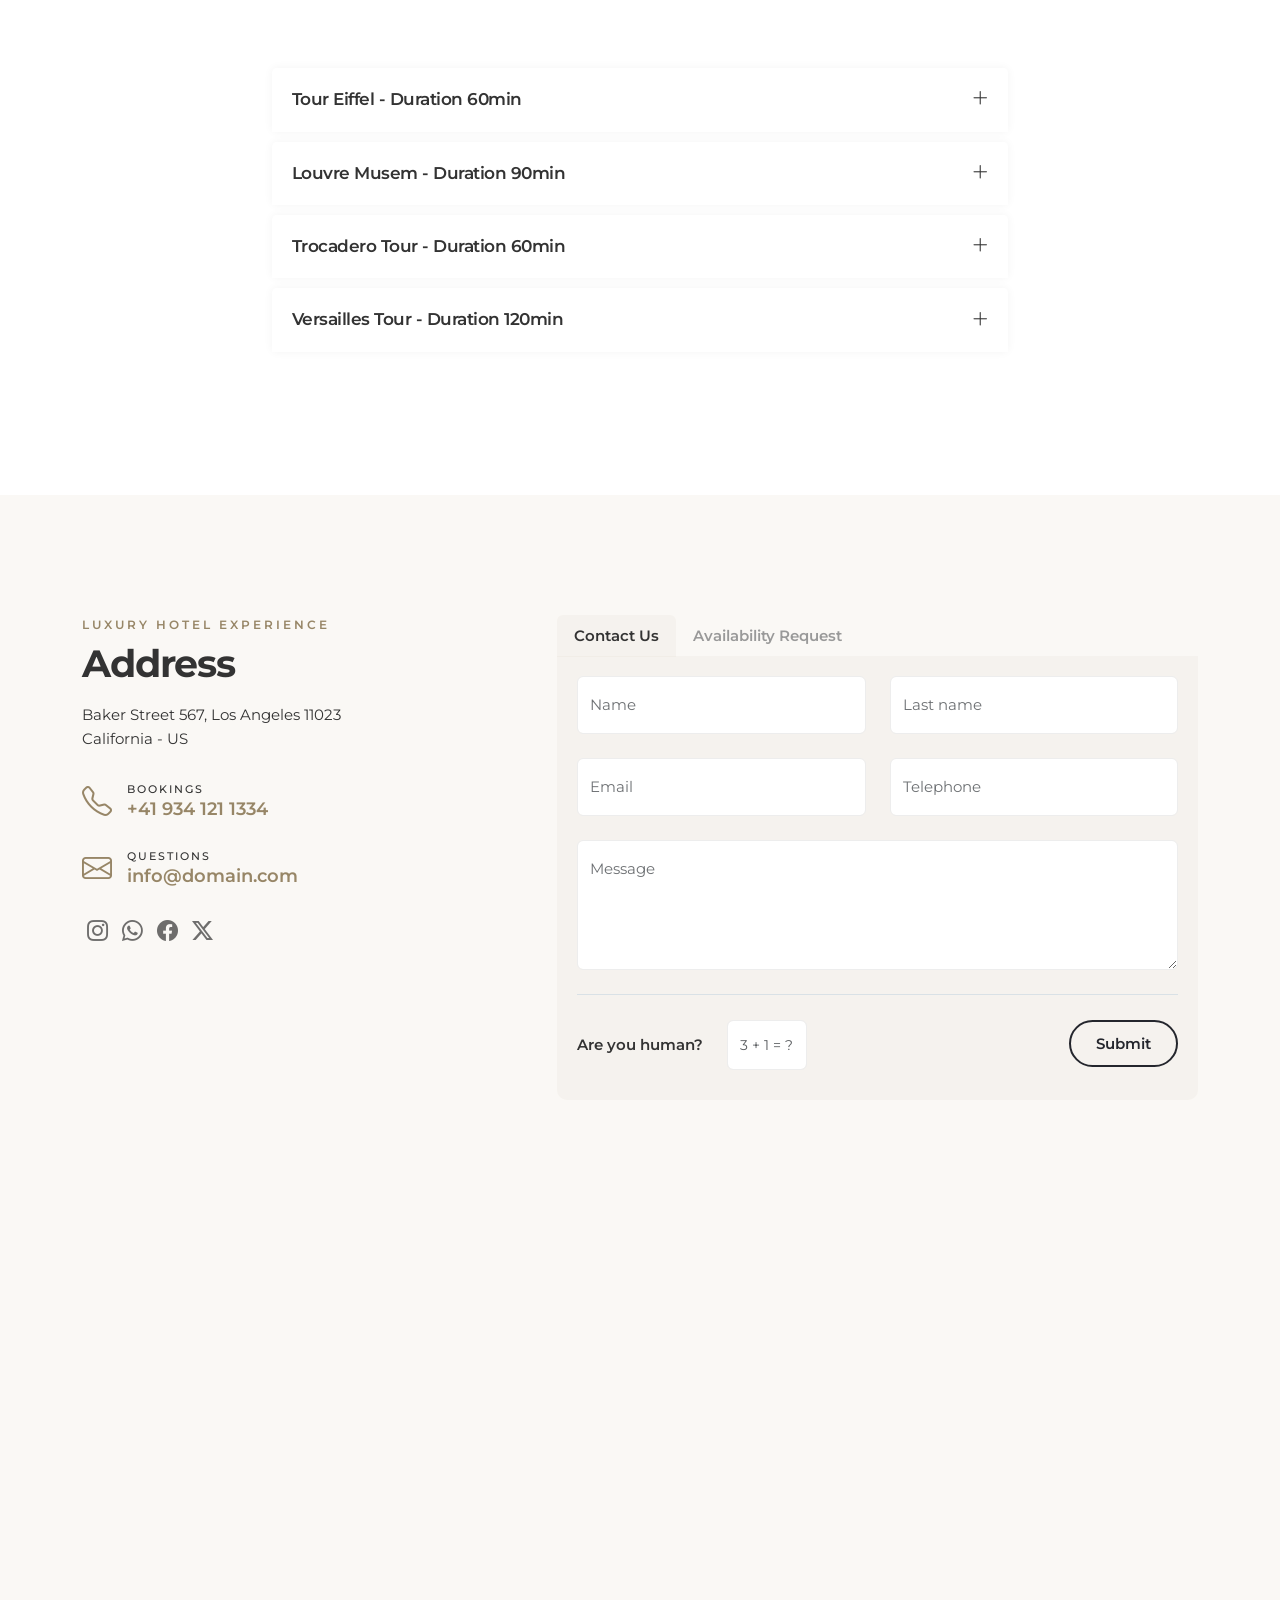
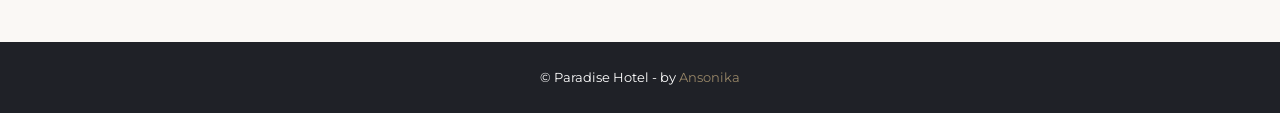
<file: index-3.html>
<!DOCTYPE html>
<html lang="zxx">

<head>
    <meta charset="utf-8">
    <meta name="viewport" content="width=device-width, initial-scale=1">
    <meta name="description" content="">
    <meta name="author" content="Ansonika">
    <title>PARADISE - Hotel and Bed&Breakfast Site Template</title>
    
    <!-- Favicons-->
    <link rel="shortcut icon" href="img/favicon.ico" type="image/x-icon">
    <link rel="apple-touch-icon" type="image/x-icon" href="img/apple-touch-icon-57x57-precomposed.png">
    <link rel="apple-touch-icon" type="image/x-icon" sizes="72x72" href="img/apple-touch-icon-72x72-precomposed.png">
    <link rel="apple-touch-icon" type="image/x-icon" sizes="114x114" href="img/apple-touch-icon-114x114-precomposed.png">
    <link rel="apple-touch-icon" type="image/x-icon" sizes="144x144" href="img/apple-touch-icon-144x144-precomposed.png">

    <!-- GOOGLE WEB FONT-->
    <link rel="preconnect" href="https://fonts.googleapis.com">
    <link rel="preconnect" href="https://fonts.gstatic.com" crossorigin>
    <link href="https://fonts.googleapis.com/css2?family=Caveat:wght@400;500&family=Montserrat:wght@300;400;500;600;700&display=swap" rel="stylesheet">
    
    <!-- BASE CSS -->
    <link href="css/bootstrap.min.css" rel="stylesheet">
    <link href="css/style.css" rel="stylesheet">
	<link href="css/vendors.min.css" rel="stylesheet">

    <!-- YOUR CUSTOM CSS -->
    <link href="css/custom.css" rel="stylesheet">
</head>

<body data-bs-spy="scroll" data-bs-offset="120" data-bs-target="#mainNav"> 

    <div id="preloader">
        <div data-loader="circle-side"></div>
    </div><!-- /Page Preload -->

    <header class="fixed_header menu_v1">
        <div class="layer"></div><!-- Opacity Mask -->
        <div class="container">
            <div class="row align-items-center">
                <div class="col-md-3 col-5">
                    <a href="index.html" class="logo_normal"><img src="img/logo.png" width="135" height="45" alt="" class="img-fluid"></a>
                    <a href="index.html" class="logo_sticky"><img src="img/logo_sticky.png" width="135" height="45" alt="" class="img-fluid"></a>
                </div>
                <div class="col-md-9 col-7">
                    <div class="main-menu">
                        <a href="#0" class="closebt open_close_menu"><i class="bi bi-x"></i></a>
                        <div class="logo_panel"><img src="img/logo_sticky.png" width="135" height="45" alt=""></div>
                        <nav id="mainNav">
                            <ul>
                                <li><a href="#about" class="js-scroll-trigger animated_link">About</a></li>
                                <li><a href="#rooms" class="js-scroll-trigger animated_link">Rooms</a></li>
                                <li><a href="#gallery" class="js-scroll-trigger animated_link">Gallery</a></li>
                                <li><a href="#amenities" class="js-scroll-trigger animated_link">Activities</a></li>
                                <li><a href="#contacts" class="js-scroll-trigger btn_1">Contacts Us</a></li>
                            </ul>
                        </nav>
                    </div>
                    <div class="hamburger_2 open_close_menu float-end">
                        <div class="hamburger__box">
                            <div class="hamburger__inner"></div>
                        </div>
                    </div>
                </div>
            </div>
        </div><!-- container -->
    </header><!-- End Header -->
 
    <main>

        <div id="carousel-home">
            <div class="owl-carousel owl-theme kenburns">
                <div class="owl-slide background-image cover" data-background="url(img/slides/slide_2.jpg)">
                    <div class="opacity-mask d-flex align-items-center" data-opacity-mask="rgba(0, 0, 0, 0.5)">
                        <div class="container">
                            <div class="row justify-content-center justify-content-md-start">
                                <div class="col-lg-6 static">
                                    <div class="slide-text white">
                                        <small class="owl-slide-animated owl-slide-title">Luxury Hotel Experience</small>
                                        <h2 class="owl-slide-animated owl-slide-title-2">A unique experience where to stay</h2>
                                        <div class="owl-slide-animated owl-slide-title-3"><a class="btn_1 outline white mt-3 btn_scrollto" href="#about">Read more</a></div>
                                    </div>
                                </div>
                            </div>
                        </div>
                    </div>
                </div>
                <!--/owl-slide-->
                <div class="owl-slide background-image cover" data-background="url(img/slides/slide_1.jpg)">
                    <div class="opacity-mask d-flex align-items-center" data-opacity-mask="rgba(0, 0, 0, 0.5)">
                        <div class="container">
                            <div class="row justify-content-center">
                                <div class="col-lg-6 static">
                                    <div class="slide-text white text-center">
                                        <small class="owl-slide-animated owl-slide-title">Luxury Hotel Experience</small>
                                        <h2 class="owl-slide-animated owl-slide-title-2">A truly immersive relax place</h2>
                                        <div class="owl-slide-animated owl-slide-title-3"><a class="btn_1 outline white mt-3 btn_scrollto" href="#about">Read more</a></div>
                                    </div>
                                </div>
                            </div>
                        </div>
                    </div>
                </div>
                <!--/owl-slide-->
                <div class="owl-slide background-image cover" data-background="url(img/slides/slide_3.jpg)">
                    <div class="opacity-mask d-flex align-items-center" data-opacity-mask="rgba(0, 0, 0, 0.6)">
                        <div class="container">
                            <div class="row justify-content-center justify-content-md-end">
                                <div class="col-lg-6 static">
                                    <div class="slide-text text-end white">
                                        <small class="owl-slide-animated owl-slide-title">Luxury Hotel Experience</small>
                                        <h2 class="owl-slide-animated owl-slide-title-2">The experience of unique holidays</h2>
                                        <div class="owl-slide-animated owl-slide-title-3"><a class="btn_1 outline white mt-3 btn_scrollto" href="#about">Read more</a></div>
                                    </div>
                                </div>
                            </div>
                        </div>
                    </div>
                    <!--/owl-slide-->
                </div>
            </div>
            <div class="lang_wp">
                <div class="styled-select lang-selector">
                    <select>
                        <option value="English" selected="">English</option>
                        <option value="French">French</option>
                        <option value="Spanish">Spanish</option>
                        <option value="Russian">Russian</option>
                    </select>
                </div>
            </div>
            <!-- /lang_wp -->
        </div>
        <!--/carousel-->

        <div class="bg_white" id="about">
            <div class="container margin_120_95">
                <div class="row justify-content-between flex-lg-row-reverse align-items-center">
                    <div class="col-lg-5">
                        <div class="parallax_wrapper">
                            <img src="img/home_2.jpg" alt="" class="img-fluid rounded-img">
                            <div data-cue="slideInUp" class="img_over"><span data-jarallax-element="-30"><img src="img/home_1.jpg" alt="" class="rounded-img"></span></div>
                        </div>
                    </div>
                    <div class="col-lg-5">
                        <div class="intro">
                            <div class="title">
                                <small>About us</small>
                                <h2>Makes your self at home and enjoy a unique experience</h2>
                            </div>
                            <p class="lead">Vivamus volutpat eros pulvinar velit laoreet, sit amet egestas erat dignissim.</p>
                            <p>Sed ut perspiciatis unde omnis iste natus error sit voluptatem accusantium doloremque laudantium, totam rem aperiam, eaque ipsa quae ab illo inventore veritatis et quasi architecto beatae vitae dicta sunt explicabo.</p>
                            <p><em>Maria...the Owner</em></p>
                        </div>
                    </div>
                </div>
                <!-- /Row -->
                <hr class="more_margin">
                <div class="row mt-4">
                    <div class="col-lg-3 col-md-6">
                        <div class="box_facilities no-border" data-cue="slideInUp">
                            <i class="icon-hotel-parking"></i>
                            <h3>Private Parking</h3>
                            <p>Ut enim ad minima veniam, quis nostrum exercitationem ullam corporis suscipit laboriosam.</p>
                        </div>
                    </div>
                    <div class="col-lg-3 col-md-6">
                        <div class="box_facilities no-border" data-cue="slideInUp">
                            <i class="icon-hotel-disable"></i>
                            <h3>Accessible</h3>
                            <p>At vero eos et accusamus et iusto odio dignissimos ducimus qui blanditiis praesentium.</p>
                        </div>
                    </div>
                    <div class="col-lg-3 col-md-6">
                        <div class="box_facilities no-border" data-cue="slideInUp">
                            <i class="icon-hotel-dog"></i>
                            <h3>Per Friendly</h3>
                            <p>Similique sunt in culpa qui officia deserunt mollitia animi, id est laborum et dolorum fuga.</p>
                        </div>
                    </div>
                    <div class="col-lg-3 col-md-6">
                        <div class="box_facilities no-border" data-cue="slideInUp">
                            <i class="icon-hotel-patio"></i>
                            <h3>Patio Garden</h3>
                            <p>Nam libero tempore, cum soluta nobis est eligendi optio cumque nihil impedit quo minus.</p>
                        </div>
                    </div>
                </div>
                <!-- /Row -->
            </div>
        </div>
        <!-- /About  -->

         <div class="parallax_section_1 jarallax" data-jarallax data-speed="0.2">
            <img class="jarallax-img kenburns-2" src="img/parallax_bg.jpg" alt="">
            <div class="wrapper opacity-mask d-flex align-items-center justify-content-center text-center" data-opacity-mask="rgba(0, 0, 0, 0.5)">
                <div class="container">
                    <div class="row justify-content-center">
                        <div class="col-lg-8">
                            <div class="title white">
                                <small class="mb-1">Testimonials</small>
                                <h2>What Clients Says</h2>
                            </div>
                            <div class="carousel_testimonials owl-carousel owl-theme nav-dots-orizontal">
                                <div>
                                    <div class="box_overlay">
                                        <div class="pic">
                                            <figure><img src="img/testimonial_1.jpg" alt="" class="img-circle">
                                            </figure>
                                            <h4>Roberta<small>12 Oct</small></h4>
                                        </div>
                                        <div class="comment">
                                            "Mea ad postea meliore fuisset. Timeam repudiare id eum, ex paulo dictas elaboraret sed, mel cu unum nostrud."
                                        </div>
                                    </div>
                                    <!-- End box_overlay -->
                                </div>
                                <div>
                                    <div class="box_overlay">
                                        <div class="pic">
                                            <figure><img src="img/testimonial_1.jpg" alt="" class="img-circle">
                                            </figure>
                                            <h4>Roberta<small>2 Nov</small></h4>
                                        </div>
                                        <div class="comment">
                                            "Mea ad postea meliore fuisset. Timeam repudiare id eum, ex paulo dictas elaboraret sed, mel cu unum nostrud."
                                        </div>
                                    </div>
                                    <!-- End box_overlay -->
                                </div>
                                <div>
                                    <div class="box_overlay">
                                        <div class="pic">
                                            <figure><img src="img/testimonial_1.jpg" alt="" class="img-circle">
                                            </figure>
                                            <h4>Roberta<small>3 Dec</small></h4>
                                        </div>
                                        <div class="comment">
                                            "Mea ad postea meliore fuisset. Timeam repudiare id eum, ex paulo dictas elaboraret sed, mel cu unum nostrud."
                                        </div>
                                    </div>
                                    <!-- End box_overlay -->
                                </div>
                            </div>
                            <!-- End carousel_testimonials -->
                        </div>
                    </div>
                </div>
            </div>
        </div>
        <!-- /parallax_section_1-->

        <div class="container margin_120_95" id="rooms">
            <div class="title mb-4">
                <small data-cue="slideInUp">Luxury experience</small>
                <h2 data-cue="slideInUp" data-delay="200">Our Rooms</h2>
            </div>
            <div class="row_list_version_2" data-cue="slideInUp" data-delay="300">
                <div class="row g-0 align-items-center">
                    <div class="col-xl-8">
                        <div class="owl-carousel owl-theme carousel_item_1 kenburns rounded-img">
                            <div class="item">
                                <a data-fslightbox="rooms_1" data-type="image" href="img/rooms/1.jpg"><img src="img/rooms/1.jpg" alt=""></a>
                            </div>
                            <div class="item">
                                <a data-fslightbox="rooms_1" data-type="image" href="img/rooms/opt_1.jpg"><img src="img/rooms/opt_1.jpg" alt=""></a>
                            </div>
                        </div>
                        <!-- /carousel -->
                    </div>
                    <div class="col-xl-4">
                        <div class="box_item_info" data-jarallax-element="-25">
                            <small>From $150/night</small>
                            <h2>Double Room</h2>
                            <p>Beautiful design with modern furnishings including a glamorous bay window with your own private view of Lucerne.</p>
                            <div class="facilities clearfix">
                                <ul>
                                    <li>
                                        <i class="customicon-double-bed"></i> King Size Bed
                                    </li>
                                    <li>
                                        <i class="customicon-television"></i> 32 Inc TV
                                    </li>
                                </ul>
                            </div>
                        </div>
                        <!-- /box_item_info -->
                    </div>
                    <!-- /col -->
                </div>
                <!-- /row -->
            </div>
            <!-- /row_list -->
            <div class="row_list_version_2 inverted" data-cue="slideInUp">
                <div class="row g-0 align-items-center">
                    <div class="col-xl-8 order-xl-2">
                        <div class="owl-carousel owl-theme carousel_item_1 kenburns rounded-img">
                            <div class="item">
                                <a data-fslightbox="rooms_2" data-type="image" href="img/rooms/2.jpg"><img src="img/rooms/2.jpg" alt=""></a>
                            </div>
                            <div class="item">
                                <a data-fslightbox="rooms_2" data-type="image" href="img/rooms/opt_2.jpg"><img src="img/rooms/opt_2.jpg" alt=""></a>
                            </div>
                        </div>
                        <!-- /carousel -->
                    </div>
                    <div class="col-xl-4 order-xl-1">
                        <div class="box_item_info" data-jarallax-element="-25">
                            <small>From $190/night</small>
                            <h2>Deluxe Room</h2>
                            <p>Beautiful design with modern furnishings including a glamorous bay window with your own private view of Lucerne.</p>
                            <div class="facilities clearfix">
                                <ul>
                                    <li>
                                        <i class="customicon-double-bed"></i> King Size Bed
                                    </li>
                                    <li>
                                        <i class="customicon-television"></i> 32 Inc TV
                                    </li>
                                </ul>
                            </div>
                        </div>
                        <!-- /box_item_info -->
                    </div>
                    <!-- /col -->
                </div>
                <!-- /row -->
            </div>
            <!-- /row_list -->
            <div class="row_list_version_2" data-cue="slideInUp">
                <div class="row g-0 align-items-center">
                    <div class="col-xl-8">
                        <div class="owl-carousel owl-theme carousel_item_1 kenburns rounded-img">
                            <div class="item">
                                <a data-fslightbox="rooms_3" data-type="image" href="img/rooms/3.jpg"><img src="img/rooms/3.jpg" alt=""></a>
                            </div>
                            <div class="item">
                                <a data-fslightbox="rooms_3" data-type="image" href="img/rooms/opt_3.jpg"><img src="img/rooms/opt_3.jpg" alt=""></a>
                            </div>
                        </div>
                        <!-- /carousel -->
                    </div>
                    <div class="col-xl-4">
                        <div class="box_item_info" data-jarallax-element="-25">
                            <small>From $230/night</small>
                            <h2>Superior Room</h2>
                            <p>Beautiful design with modern furnishings including a glamorous bay window with your own private view of Lucerne.</p>
                            <div class="facilities clearfix">
                                <ul>
                                    <li>
                                        <i class="customicon-double-bed"></i> King Size Bed
                                    </li>
                                    <li>
                                        <i class="customicon-television"></i> 32 Inc TV
                                    </li>
                                </ul>
                            </div>
                        </div>
                        <!-- /box_item_info -->
                    </div>
                    <!-- /col -->
                </div>
                <!-- /row -->
            </div>
            <!-- /row_list -->
            <div class="title text-center mb-5">
                <small data-cue="slideInUp">Luxury Hotel Experience</small>
                <h2 data-cue="slideInUp" data-delay="100">Main Facilities</h2>
            </div>
            <div class="row mt-4">
                <div class="col-xl-3 col-md-6">
                    <div class="box_facilities no-border" data-cue="slideInUp">
                        <i class="customicon-bath-tub"></i>
                        <h3>Large Bath Room</h3>
                        <p>Ut enim ad minima veniam, quis nostrum exercitationem ullam corporis suscipit laboriosam.</p>
                    </div>
                </div>
                <div class="col-xl-3 col-md-6">
                    <div class="box_facilities" data-cue="slideInUp">
                        <i class="customicon-wifi"></i>
                        <h3>High Speed Wifi</h3>
                        <p>At vero eos et accusamus et iusto odio dignissimos ducimus qui blanditiis praesentium.</p>
                    </div>
                </div>
                <div class="col-xl-3 col-md-6">
                    <div class="box_facilities" data-cue="slideInUp">
                        <i class="customicon-air-condition"></i>
                        <h3>Air Condition</h3>
                        <p>Similique sunt in culpa qui officia deserunt mollitia animi, id est laborum et dolorum fuga.</p>
                    </div>
                </div>
                <div class="col-xl-3 col-md-6">
                    <div class="box_facilities" data-cue="slideInUp">
                        <i class="customicon-washing-machine"></i>
                        <h3>Wahsing Machine</h3>
                        <p>Nam libero tempore, cum soluta nobis est eligendi optio cumque nihil impedit quo minus.</p>
                    </div>
                </div>
            </div>
            <!-- /Row -->
        </div>
        <!-- /container-->

        <div class="marquee">
            <div class="track">
                <div class="content">&nbsp;Relax Enjoy Luxury Holiday Travel Discover Experience Relax Enjoy Luxury Holiday Travel Discover Experience Relax Enjoy Luxury Holiday Travel Discover Experience Relax Enjoy Luxury Holiday Travel Discover Experience</div>
            </div>
        </div>
        <!-- /marquee-->

        <div class="bg_white">
            <div class="pinned-image pinned-image--medium">
                <div class="pinned-image__container" id="section_video">
                    <video loop="loop" muted="muted" id="video_home">
                        <source src="video/video_1.mp4" type="video/mp4">
                        <source src="video/video_1.webm" type="video/webm">
                        <source src="video/video_1.ogv" type="video/ogg">
                    </video>
                    <div class="pinned-image__container-overlay"></div>
                </div>
                <div class="pinned_over_content">
                    <div class="title white">
                        <small data-cue="slideInUp" data-delay="200">Luxury Hotel Experience</small>
                        <h2 data-cue="slideInUp" data-delay="300">Unique and Luxury Rooms<br>for your stay</h2>
                    </div>
                </div>
            </div>
            <!-- /pinned content -->
        </div>
        <!-- /bg_white-->

        <div class="container margin_120" id="gallery">
            <div class="row">
                <div class="title col-12 text-center mb-5">
                    <small data-cue="slideInUp">Luxury Hotel Experience</small>
                    <h2 data-cue="slideInUp" data-delay="100">Interior Gallery</h2>
                </div>
            </div>
            <div data-cues="zoomIn">
                <div class="owl-carousel owl-theme carousel_item_centered kenburns rounded-img">
                    <div class="item">
                        <img src="img/gallery/1.jpg" alt="">
                    </div>
                    <div class="item">
                        <img src="img/gallery/2.jpg" alt="">
                    </div>
                    <div class="item">
                        <img src="img/gallery/3.jpg" alt="">
                    </div>
                    <div class="item">
                       <img src="img/gallery/4.jpg" alt="">
                    </div>
                    <div class="item">
                       <img src="img/gallery/5.jpg" alt="">
                    </div>
                </div>
            </div>
            <div class="text-center mt-5">
                 <a data-fslightbox="gallery_1" data-type="image" href="img/gallery/1.jpg" class="btn_1 outline">
                    FullScreen Gallery
                </a>
                <a data-fslightbox="gallery_1" data-type="image" href="img/gallery/2.jpg"></a>
                <a data-fslightbox="gallery_1" data-type="image" href="img/gallery/3.jpg"></a>
                <a data-fslightbox="gallery_1" data-type="image" href="img/gallery/4.jpg"></a>
                <a data-fslightbox="gallery_1" data-type="image" href="img/gallery/5.jpg"></a>
            </div>
        </div>
        <!-- /container gallery-->

        <div class="bg_white" id="amenities">
            <div class="container margin_120_95">
                <div class="row justify-content-between d-flex align-items-center add_bottom_90">
                    <div class="col-lg-6">
                        <div class="pinned-image rounded_container pinned-image--small mb-4">
                            <div class="pinned-image__container">
                                <img src="img/local_amenities_1.jpg" alt="">
                            </div>
                        </div>
                    </div>
                    <div class="col-lg-5">
                        <div class="title">
                            <small>Local Activities</small>
                            <h3>Typical Food</h3>
                            <p>Sed ut perspiciatis unde omnis iste natus error sit voluptatem accusantium doloremque laudantium, totam rem aperiam, eaque ipsa quae ab illo inventore veritatis et quasi architecto beatae vitae dicta sunt explicabo.</p>
                        </div>
                    </div>
                </div>
                <!-- /row-->
                <div class="row justify-content-between d-flex align-items-center">
                    <div class="col-lg-6 order-lg-2">
                        <div class="pinned-image rounded_container pinned-image--small mb-4">
                            <div class="pinned-image__container">
                                <img src="img/local_amenities_3.jpg" alt="">
                            </div>
                        </div>
                    </div>
                    <div class="col-lg-5 order-lg-1">
                        <div class="title">
                            <small>Local Activities</small>
                            <h3>Horse Ride</h3>
                            <p>Sed ut perspiciatis unde omnis iste natus error sit voluptatem accusantium doloremque laudantium, totam rem aperiam, eaque ipsa quae ab illo inventore veritatis et quasi architecto beatae vitae dicta sunt explicabo.</p>
                        </div>
                    </div>
                </div>
                <!-- /row-->
                <hr class="more_margin">
                
                <div class="row justify-content-center">
                    <div class="title text-center mb-5">
                        <small data-cue="slideInUp">Local Activities</small>
                        <h2 data-cue="slideInUp" data-delay="100">Available Tours</h2>
                    </div>
                    <div class="col-lg-8">
                        <div role="tablist" class="mb-5 accordion" id="accordion_1">
                            <div class="card" data-cue="slideInUp">
                                <div class="card-header" role="tab">
                                    <h5 class="mb-0">
                                        <a class="collapsed" data-bs-toggle="collapse" href="#collapseOne_product" aria-expanded="false">
                                            <i class="indicator bi-plus-lg"></i>Tour Eiffel - Duration 60min
                                        </a>
                                    </h5>
                                </div>
                                <div id="collapseOne_product" class="collapse" role="tabpanel" data-bs-parent="#accordion_1">
                                    <div class="card-body">
                                        <p>Nihil anim keffiyeh helvetica, craft beer labore wes anderson cred nesciunt sapiente ea proident. Ad vegan excepteur butcher vice lomo. Leggings occaecat craft beer farm-to-table, raw denim aesthetic synth nesciunt you probably haven't heard of them accusamus labore sustainable VHS.</p>
                                        <p>Anim pariatur cliche reprehenderit, enim eiusmod high life accusamus terry richardson ad squid. 3 wolf moon officia aute, non cupidatat skateboard dolor brunch. Food truck quinoa nesciunt laborum eiusmod. Brunch 3 wolf moon tempor, sunt aliqua put a bird on it squid single-origin coffee nulla assumenda shoreditch et.</p>
                                    </div>
                                </div>
                            </div>
                            <!-- /card -->
                            <div class="card" data-cue="slideInUp">
                                <div class="card-header" role="tab">
                                    <h5 class="mb-0">
                                        <a class="collapsed" data-bs-toggle="collapse" href="#collapseTwo_product" aria-expanded="false">
                                            <i class="indicator bi-plus-lg"></i>Louvre Musem - Duration 90min
                                        </a>
                                    </h5>
                                </div>
                                <div id="collapseTwo_product" class="collapse" role="tabpanel" data-bs-parent="#accordion_1">
                                    <div class="card-body">
                                        <p>Nihil anim keffiyeh helvetica, craft beer labore wes anderson cred nesciunt sapiente ea proident. Ad vegan excepteur butcher vice lomo. Leggings occaecat craft beer farm-to-table, raw denim aesthetic synth nesciunt you probably haven't heard of them accusamus labore sustainable VHS.</p>
                                        <p>Anim pariatur cliche reprehenderit, enim eiusmod high life accusamus terry richardson ad squid. 3 wolf moon officia aute, non cupidatat skateboard dolor brunch. Food truck quinoa nesciunt laborum eiusmod. Brunch 3 wolf moon tempor, sunt aliqua put a bird on it squid single-origin coffee nulla assumenda shoreditch et.</p>
                                    </div>
                                </div>
                            </div>
                            <!-- /card -->
                            <div class="card" data-cue="slideInUp">
                                <div class="card-header" role="tab">
                                    <h5 class="mb-0">
                                        <a class="collapsed" data-bs-toggle="collapse" href="#collapseThree_product" aria-expanded="false">
                                            <i class="indicator bi-plus-lg"></i>Trocadero Tour - Duration 60min
                                        </a>
                                    </h5>
                                </div>
                                <div id="collapseThree_product" class="collapse" role="tabpanel" data-bs-parent="#accordion_1">
                                    <div class="card-body">
                                        <p>Nihil anim keffiyeh helvetica, craft beer labore wes anderson cred nesciunt sapiente ea proident. Ad vegan excepteur butcher vice lomo. Leggings occaecat craft beer farm-to-table, raw denim aesthetic synth nesciunt you probably haven't heard of them accusamus labore sustainable VHS.</p>
                                        <p>Anim pariatur cliche reprehenderit, enim eiusmod high life accusamus terry richardson ad squid. 3 wolf moon officia aute, non cupidatat skateboard dolor brunch. Food truck quinoa nesciunt laborum eiusmod. Brunch 3 wolf moon tempor, sunt aliqua put a bird on it squid single-origin coffee nulla assumenda shoreditch et.</p>
                                    </div>
                                </div>
                            </div>
                            <!-- /card -->
                            <div class="card" data-cue="slideInUp">
                                <div class="card-header" role="tab">
                                    <h5 class="mb-0">
                                        <a class="collapsed" data-bs-toggle="collapse" href="#collapseFour_product" aria-expanded="false">
                                            <i class="indicator bi-plus-lg"></i>Versailles Tour - Duration 120min
                                        </a>
                                    </h5>
                                </div>
                                <div id="collapseFour_product" class="collapse" role="tabpanel" data-bs-parent="#accordion_1">
                                    <div class="card-body">
                                        <p>Nihil anim keffiyeh helvetica, craft beer labore wes anderson cred nesciunt sapiente ea proident. Ad vegan excepteur butcher vice lomo. Leggings occaecat craft beer farm-to-table, raw denim aesthetic synth nesciunt you probably haven't heard of them accusamus labore sustainable VHS.</p>
                                        <p>Anim pariatur cliche reprehenderit, enim eiusmod high life accusamus terry richardson ad squid. 3 wolf moon officia aute, non cupidatat skateboard dolor brunch. Food truck quinoa nesciunt laborum eiusmod. Brunch 3 wolf moon tempor, sunt aliqua put a bird on it squid single-origin coffee nulla assumenda shoreditch et.</p>
                                    </div>
                                </div>
                            </div>
                            <!-- /card -->
                        </div>
                        <!-- /accordion -->
                    </div>
                </div>
                <!-- /row-->
            </div>
            <!-- /container-->
        </div>
        <!-- /bg_white -->

        <div class="container margin_120_95" id="contacts">
            <div class="row justify-content-between">
                <div class="col-xl-4">
                    <div data-cue="slideInUp">
                        <div class="title">
                            <small>Luxury Hotel Experience</small>
                            <h2>Address</h2>
                        </div>
                        <p>Baker Street 567, Los Angeles 11023<br>California - US</p>
                        <div class="phone_element no_borders"><a href="tel://423424234"><i class="bi bi-telephone"></i><span><em>Bookings</em>+41 934 121 1334</span></a></div>
                        <div class="phone_element no_borders"><a href="mailto:info@domain.com"><i class="bi bi-envelope"></i><span><em>Questions</em>info@domain.com</span></a></div>
                        <div class="social mt-1">
                            <ul>
                                <li><a href="#0"><i class="bi bi-instagram"></i></a></li>
                                <li><a href="#0"><i class="bi bi-whatsapp"></i></a></li>
                                <li><a href="#0"><i class="bi bi-facebook"></i></a></li>
                                <li><a href="#0"><i class="bi bi-twitter-x"></i></a></li>
                            </ul>
                        </div>
                    </div>
                </div>
                <div class="col-xl-7">
                    <ul class="nav nav-tabs" id="customTab" role="tablist">
                        <li class="nav-item" role="presentation">
                            <button class="nav-link active" id="first_tab" data-bs-toggle="tab" data-bs-target="#first_tab_pane" type="button" role="tab" aria-controls="first_tab_pane" aria-selected="false">Contact Us</button>
                        </li>
                        <li class="nav-item" role="presentation">
                            <button class="nav-link" id="second_tab" data-bs-toggle="tab" data-bs-target="#second_tab_pane" type="button" role="tab" aria-controls="second_tab_pane" aria-selected="true">Availability Request</button>
                        </li>
                    </ul>
                    <!-- /tabs -->
                    <div class="tab-content">
                        
                        <div class="tab-pane fade show active" id="first_tab_pane" role="tabpanel" aria-labelledby="first_tab" tabindex="0">
                            <div class="contacts_wrapper">
                                <div id="message-contact"></div>
                                <form method="post" action="phpmailer/contact_template_email.php" id="contactform" autocomplete="off">
                                    <div class="row">
                                        <div class="col-sm-6">
                                            <div class="form-floating mb-4">
                                                <input class="form-control" type="text" id="name_contact" name="name_contact" placeholder="Name">
                                                <label for="name_contact">Name</label>
                                            </div>
                                        </div>
                                        <div class="col-sm-6">
                                            <div class="form-floating mb-4">
                                                <input class="form-control" type="text" id="lastname_contact" name="lastname_contact" placeholder="Last Name">
                                                <label for="lastname_contact">Last name</label>
                                            </div>
                                        </div>
                                    </div>
                                    <!-- /row -->
                                    <div class="row">
                                        <div class="col-sm-6">
                                            <div class="form-floating mb-4">
                                                <input class="form-control" type="email" id="email_contact" name="email_contact" placeholder="Email">
                                                <label for="email_contact">Email</label>
                                            </div>
                                        </div>
                                        <div class="col-sm-6">
                                            <div class="form-floating mb-4">
                                                <input class="form-control" type="text" id="phone_contact" name="phone_contact" placeholder="Telephone">
                                                <label for="phone_contact">Telephone</label>
                                            </div>
                                        </div>
                                    </div>
                                    <!-- /row -->
                                    <div class="form-floating mb-4">
                                        <textarea class="form-control" placeholder="Message" id="message_contact" name="message_contact"></textarea>
                                        <label for="message_contact">Message</label>
                                    </div>
                                    <hr>
                                    <div class="row">
                                        <div class="col-md-6 mb-4">
                                            <div class="row align-items-center">
                                                <div class="col-auto">
                                                    <label for="verify_booking" class="col-form-label"><strong>Are you human?</strong></label>
                                                </div>
                                                <div class="col-md-4">
                                                    <input type="text" name="verify_contact" id="verify_contact" class="form-control" placeholder="3 + 1 = ?">
                                                </div>
                                            </div>
                                        </div>
                                        <div class="col-md-6 mb-2">
                                            <p class="text-end"><input class="btn_1 outline" type="submit" value="Submit" id="submit-contact"></p>
                                        </div>
                                    </div>
                                    <!-- / row -->
                                </form>
                            </div><!-- /tab_contacts-->
                        </div><!-- /tab-->
                        <div class="tab-pane fade" id="second_tab_pane" role="tabpanel" aria-labelledby="second_tab" tabindex="0">
                            <div class="booking_wrapper">
                                <div id="message-booking"></div>
                                <form method="post" action="phpmailer/reserve_template_email.php" id="bookingform" autocomplete="off">
                                    <input type="hidden" id="date_booking" name="date_booking">
                                    <div class="row">
                                        <div class="col-lg-6">
                                            <div class="custom_select">
                                                <select class="wide" name="rooms_booking" id="rooms_booking">
                                                    <option value="">Select Room</option>
                                                    <option value="Double Room">Double Room</option>
                                                    <option value="Deluxe Room">Deluxe Room</option>
                                                    <option value="Superior Room">Superior Room</option>
                                                    <option value="Junior Suite">Junior Suite</option>
                                                </select>
                                            </div>
                                        </div>
                                        <div class="col-lg-6">
                                            <div class="row">
                                                <div class="col-6">
                                                    <div class="qty-buttons mb-3 version_2">
                                                        <input type="button" value="+" class="qtyplus" name="adults_booking">
                                                        <input type="text" name="adults_booking" id="adults_booking" value="" class="qty form-control" placeholder="Adults">
                                                        <input type="button" value="-" class="qtyminus" name="adults_booking">
                                                    </div>
                                                </div>
                                                <div class="col-6">
                                                    <div class="mb-3 qty-buttons mb-3 version_2">
                                                        <input type="button" value="+" class="qtyplus" name="childs_booking">
                                                        <input type="text" name="childs_booking" id="childs_booking" value="" class="qty form-control" placeholder="Childs">
                                                        <input type="button" value="-" class="qtyminus" name="childs_booking">
                                                    </div>
                                                </div>
                                            </div>
                                        </div>
                                    </div>
                                    <!-- / row -->
                                    <div class="row">
                                        <div class="col-lg-6">
                                            <div class="form-group">
                                                <input type="text" name="name_booking" id="name_booking" class="form-control" placeholder="Name and Last Name">
                                            </div>
                                        </div>
                                        <div class="col-lg-6">
                                            <div class="form-group">
                                                <input type="email" name="email_booking" id="email_booking" class="form-control" placeholder="Email">
                                            </div>
                                        </div>
                                    </div>
                                    <!-- / row -->
                                    <hr>
                                    <div class="row">
                                        <div class="col-md-6 mb-4">
                                            <div class="row align-items-center">
                                                <div class="col-auto">
                                                    <label for="verify_booking" class="col-form-label"><strong>Are you human?</strong></label>
                                                </div>
                                                <div class="col-md-4">
                                                    <input type="text" name="verify_booking" id="verify_booking" class="form-control" placeholder="3 + 1 = ?">
                                                </div>
                                            </div>
                                        </div>
                                        <div class="col-md-6 mb-2">
                                            <p class="text-end"><input class="btn_1 outline" type="submit" value="Submit" id="submit-booking"></p>
                                        </div>
                                    </div>
                                    <!-- / row -->
                                </form>
                            </div>
                            <!-- / booking_wrapper -->
                        </div><!-- /tab-->
                        <!-- /contacts_wrapper-->
                    </div>
                    <!-- /tab_content-->
                </div>
            </div>
            <!-- /row -->
        </div>
        <!-- /container -->

    </main>

    <div class="map_contact">
        <iframe src="https://www.google.com/maps/embed?pb=!1m18!1m12!1m3!1d3021.4364241114604!2d-73.96780638459853!3d40.774418641731515!2m3!1f0!2f0!3f0!3m2!1i1024!2i768!4f13.1!3m3!1m2!1s0x89c258a29d3847f5%3A0x564dfbba0141774a!2s5th%20Ave%2C%20New%20York%2C%20NY%2C%20Stati%20Uniti!5e0!3m2!1sit!2ses!4v1661414716655!5m2!1sit!2ses" width="600" height="450" style="border:0;" allowfullscreen="" loading="lazy" referrerpolicy="no-referrer-when-downgrade"></iframe>
    </div>
    <!--/map_contact -->
    <div class="copy">
        <div class="container">
            © Paradise Hotel - by <a href="#">Ansonika</a>
        </div>
    </div>
    <!--/copyright line -->

    <!-- COMMON SCRIPTS -->
    <script src="js/common_scripts.js"></script>
    <script src="js/common_functions.js"></script>
    <script src="js/datepicker_inline.js"></script>
    <script src="phpmailer/validate.js"></script>
    <script src="js/jquery.easing.min.js"></script>
    <script src="js/scrolling-nav.js"></script>

    <!-- SPECIFIC SCRIPTS -->
    <script src="js/slider.js"></script>

</body>
</html>
</file>
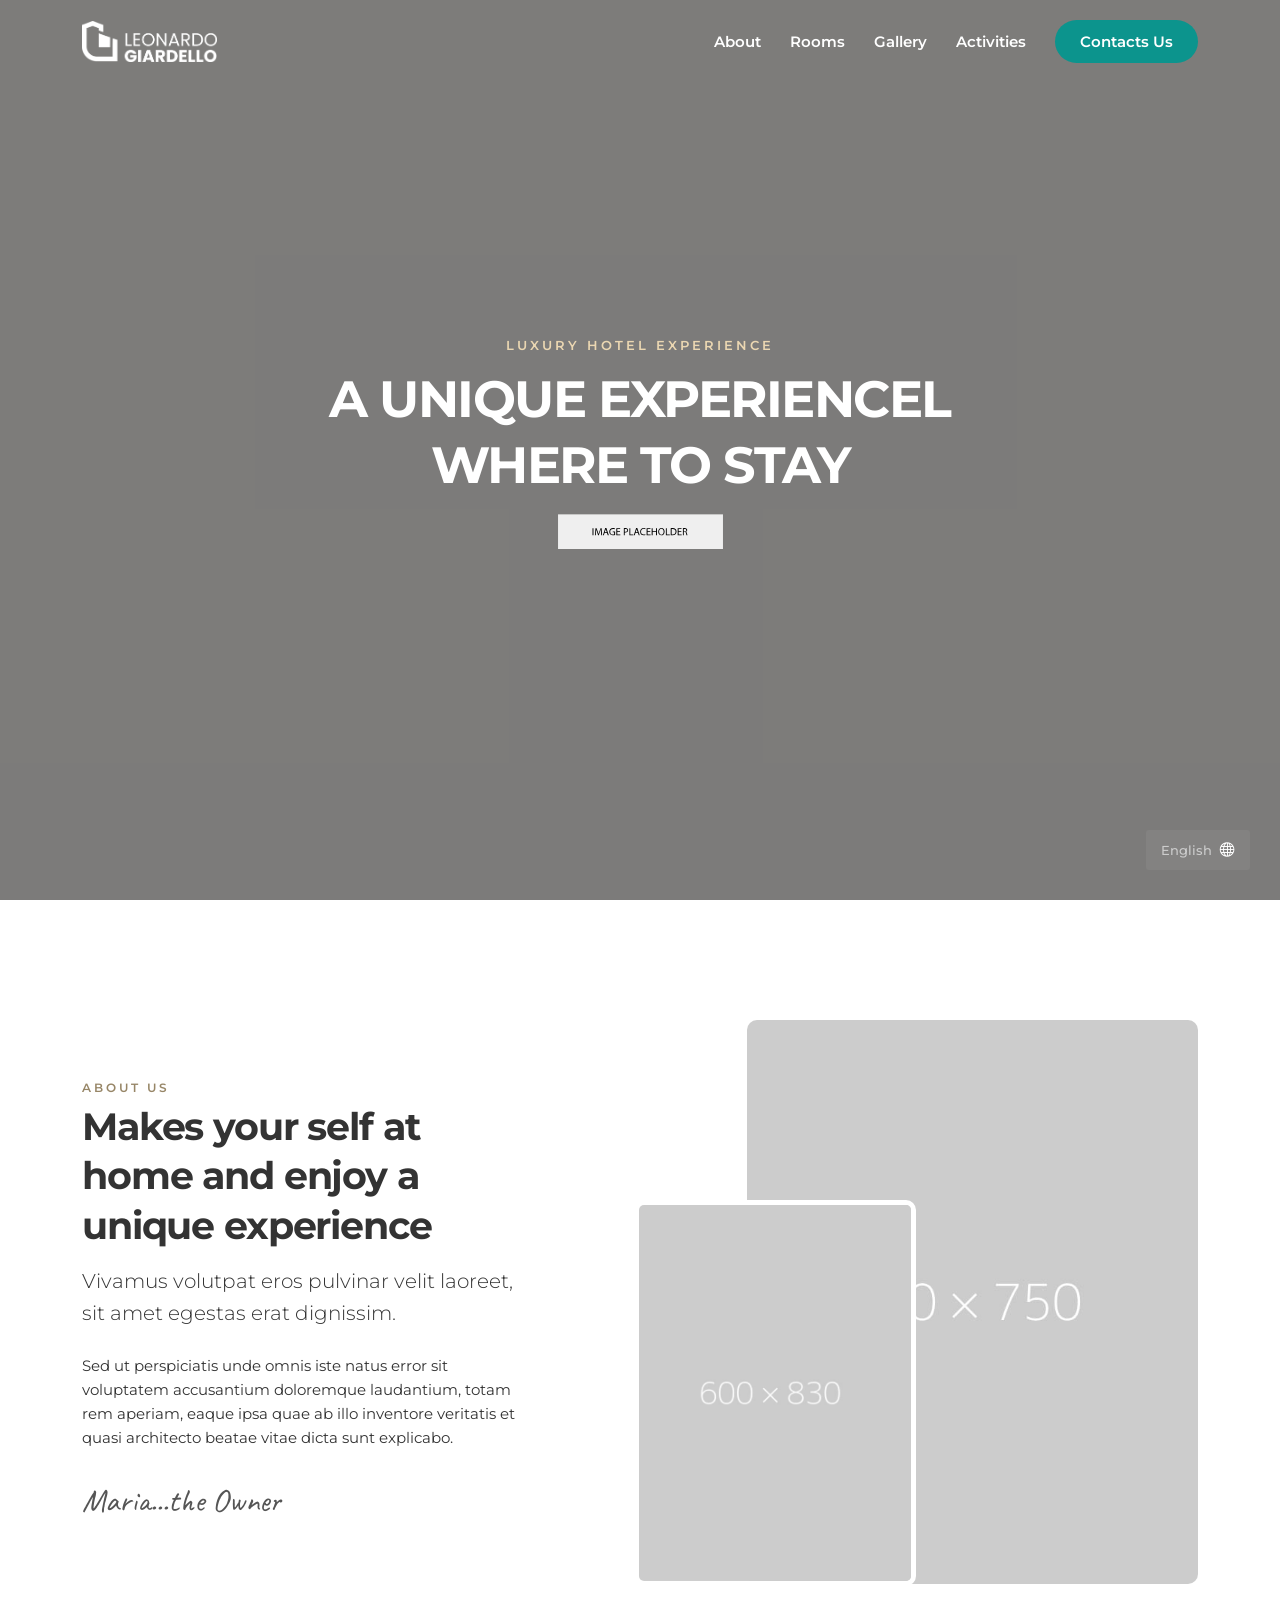
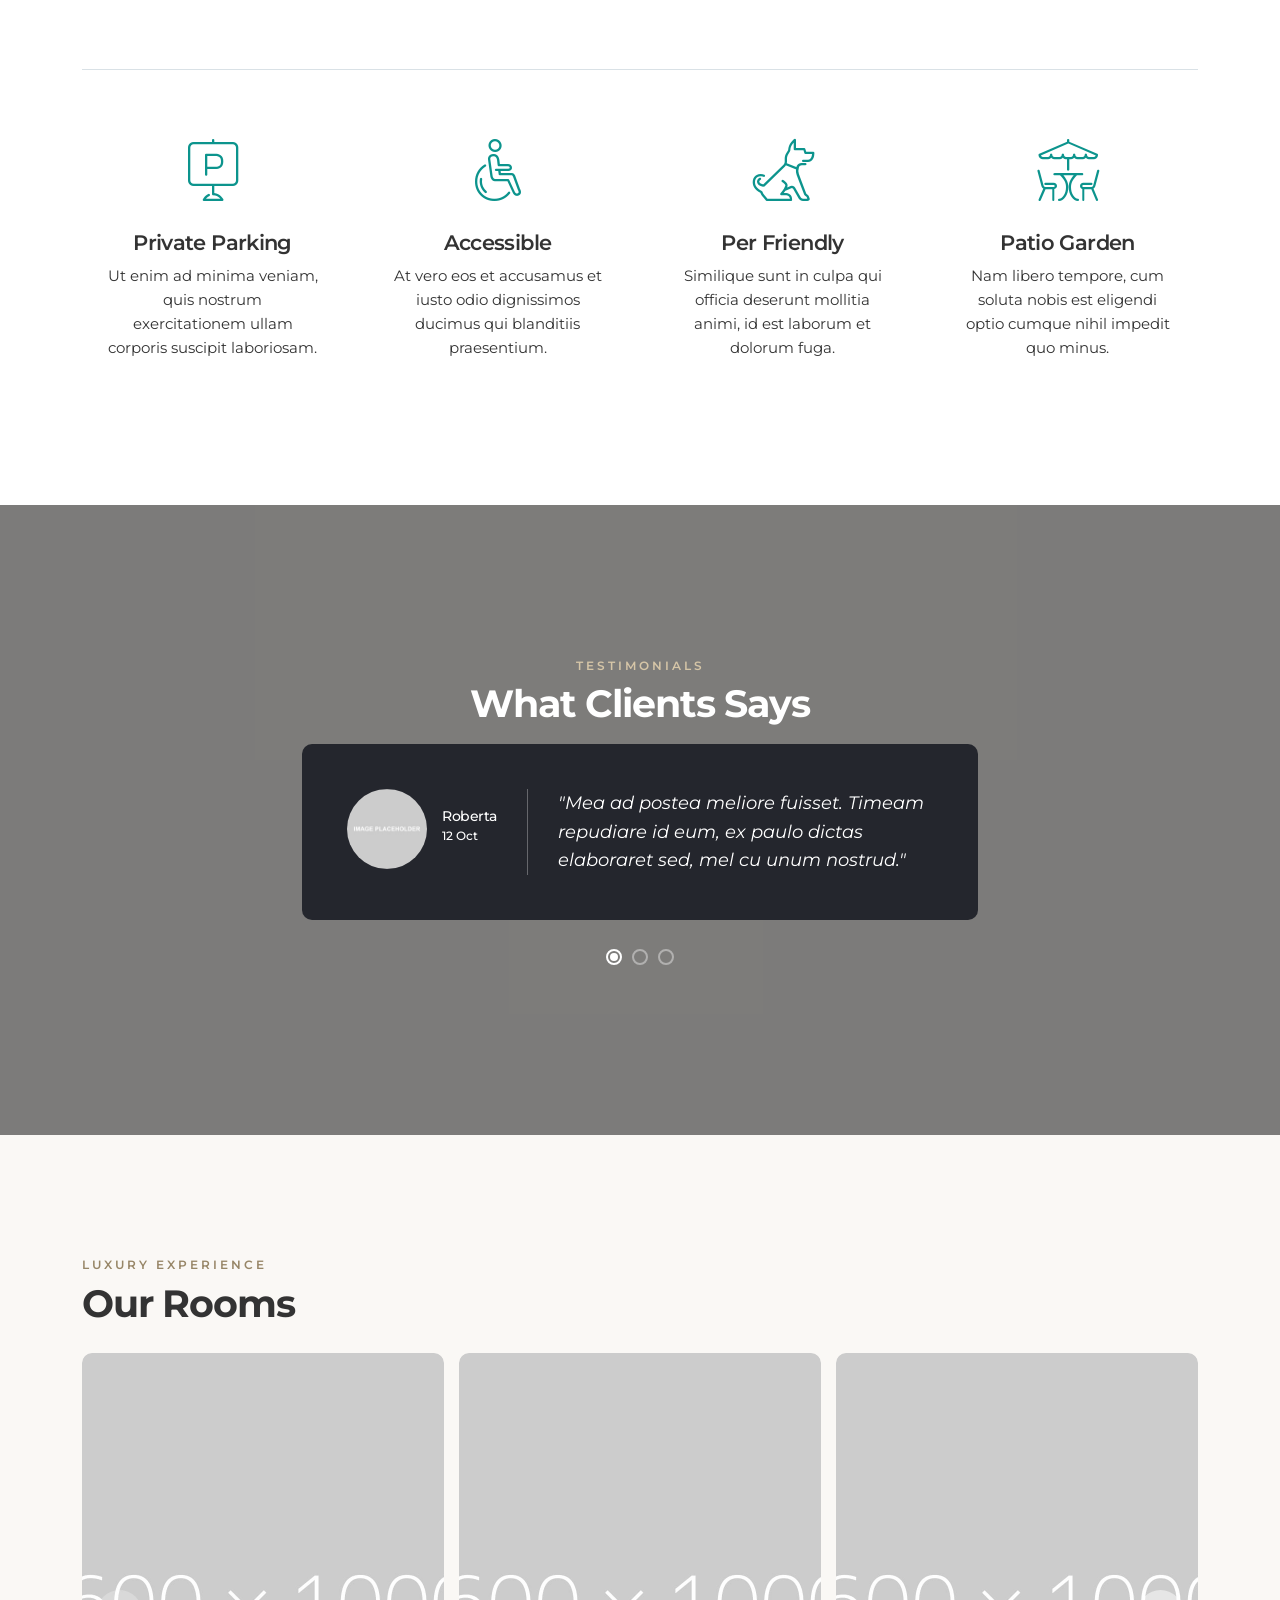
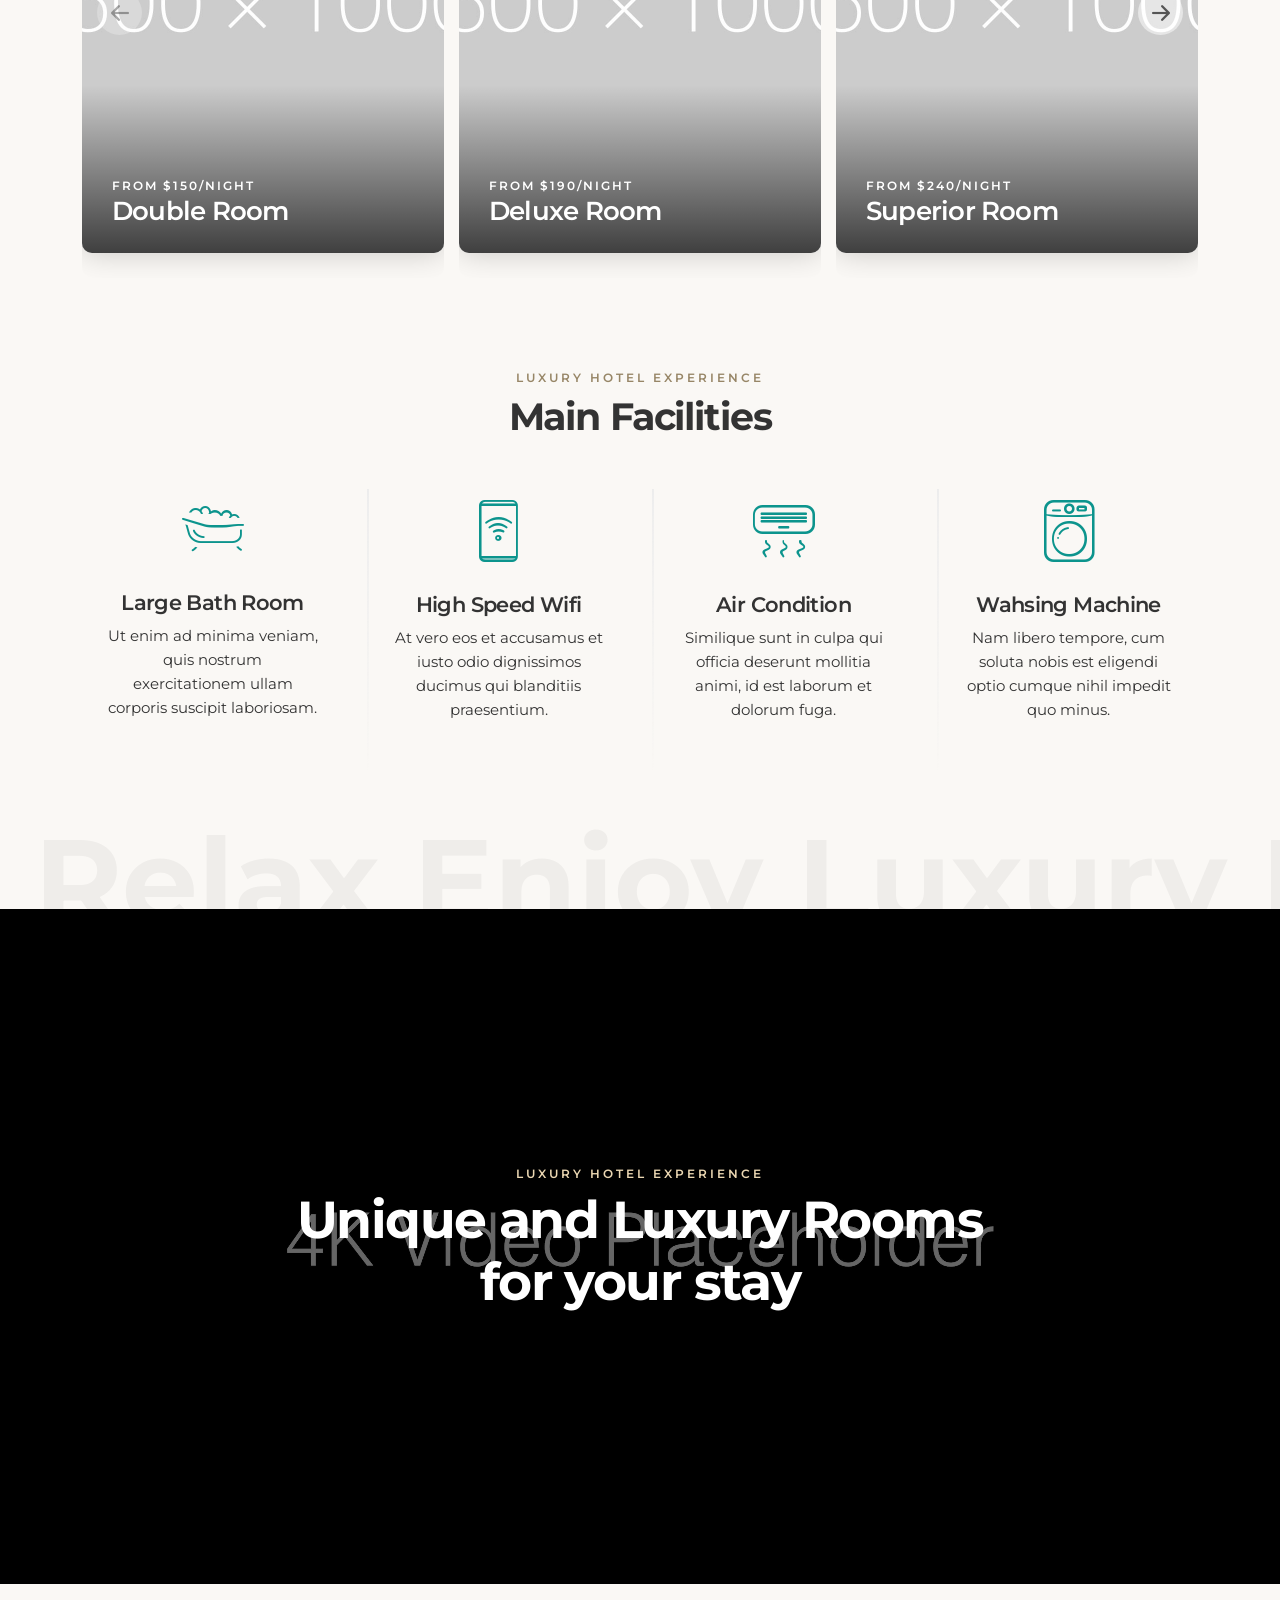
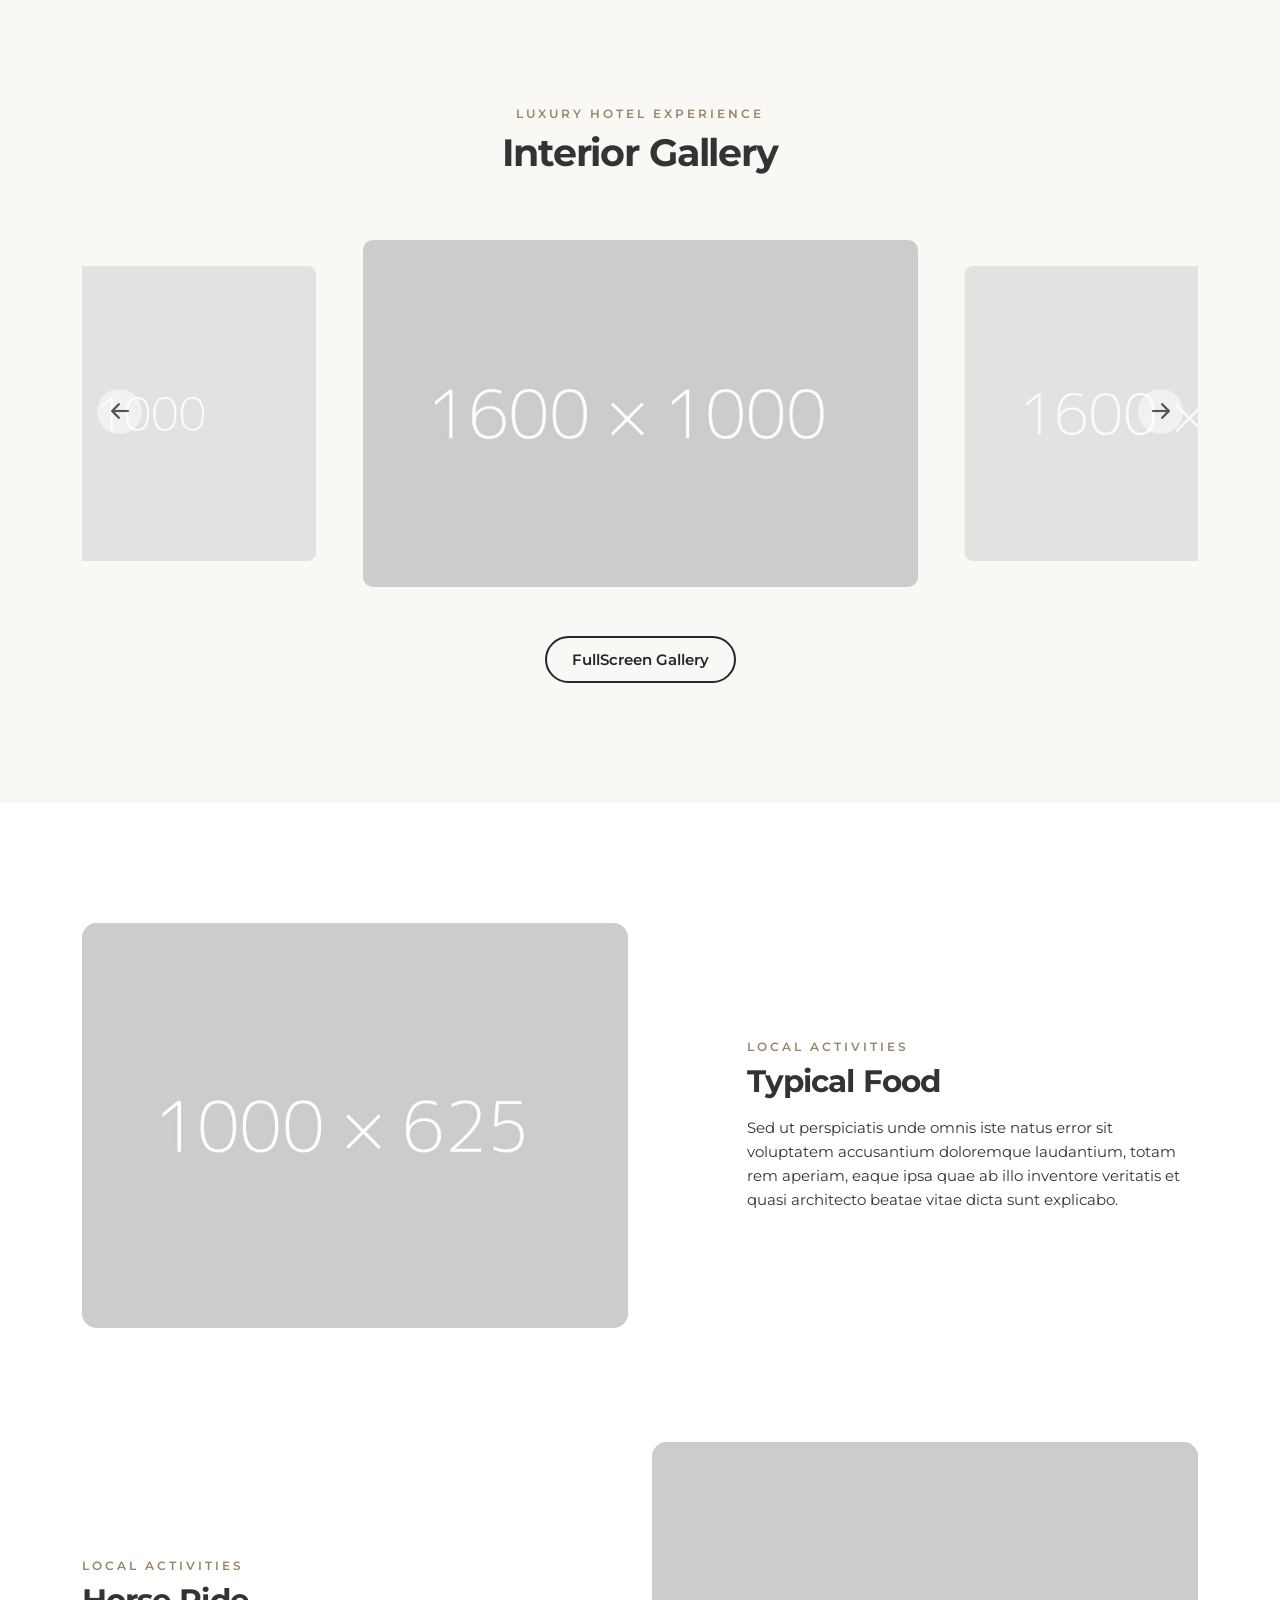
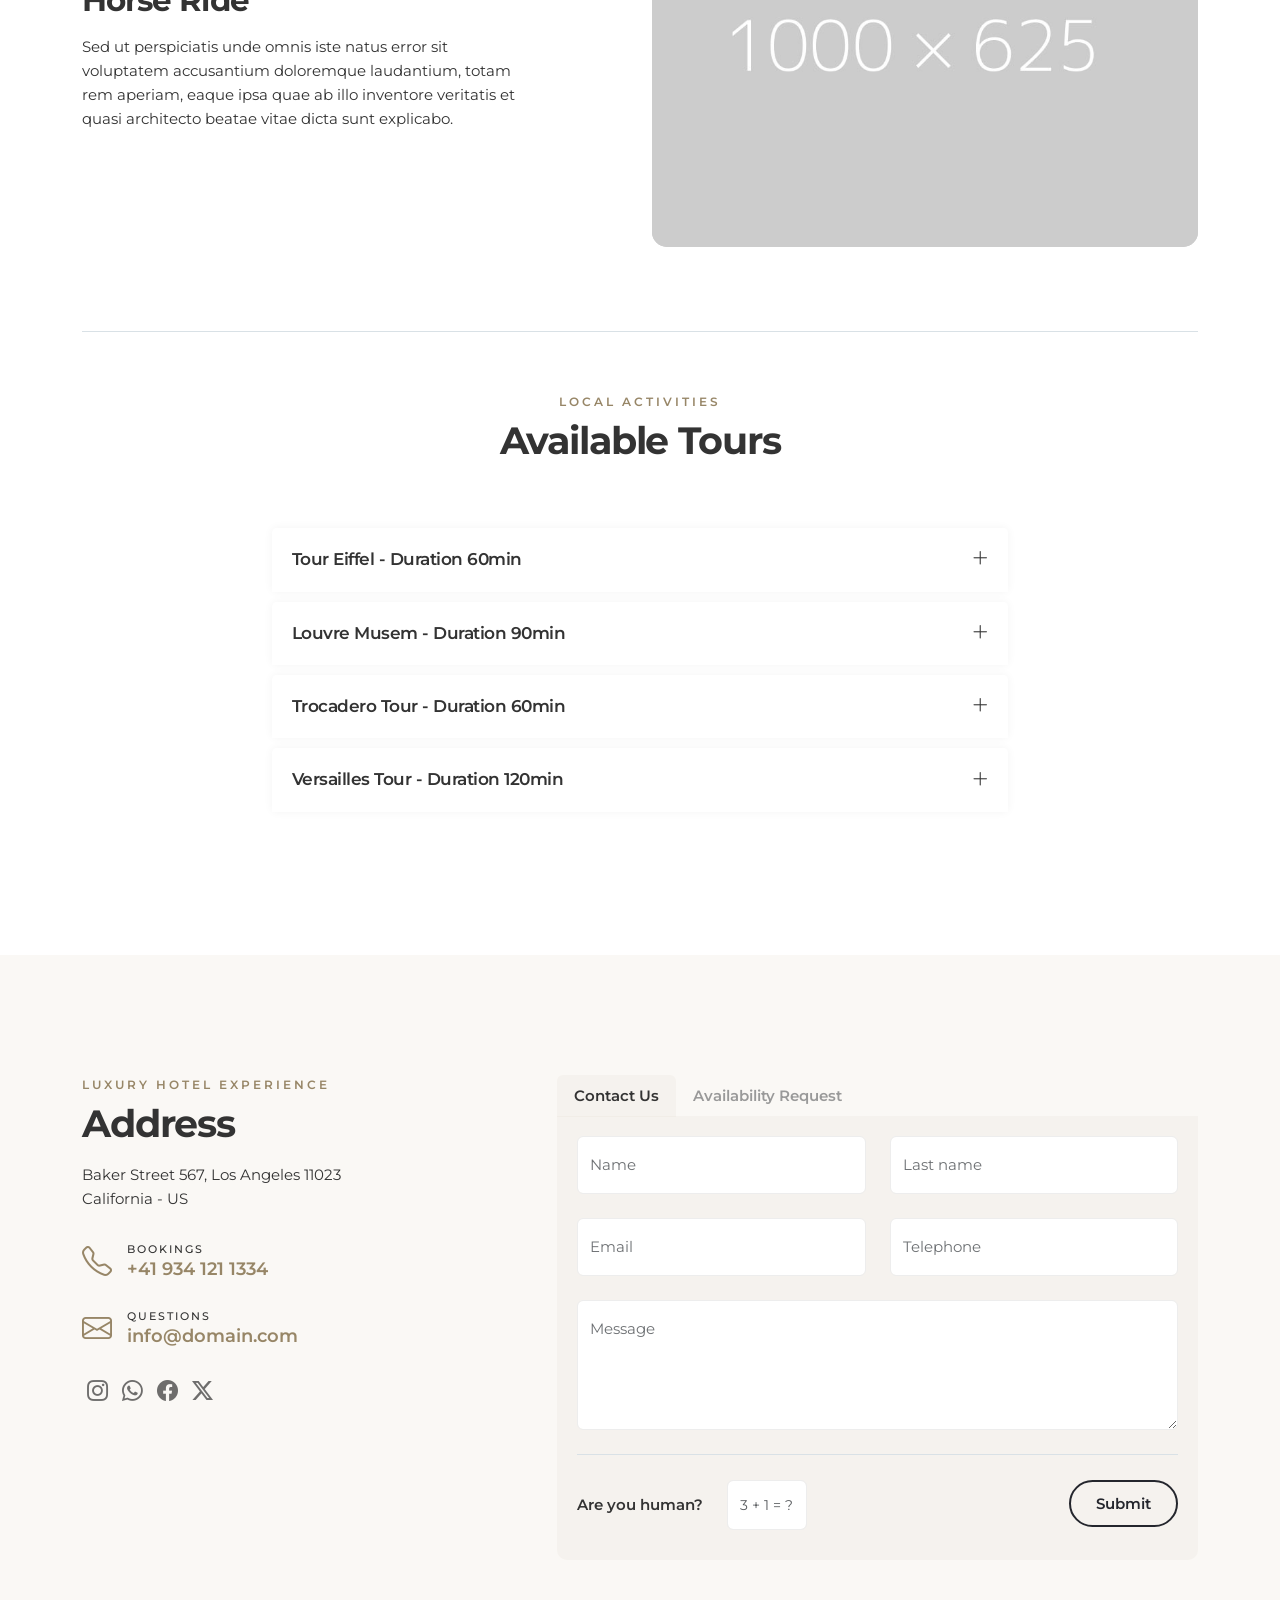
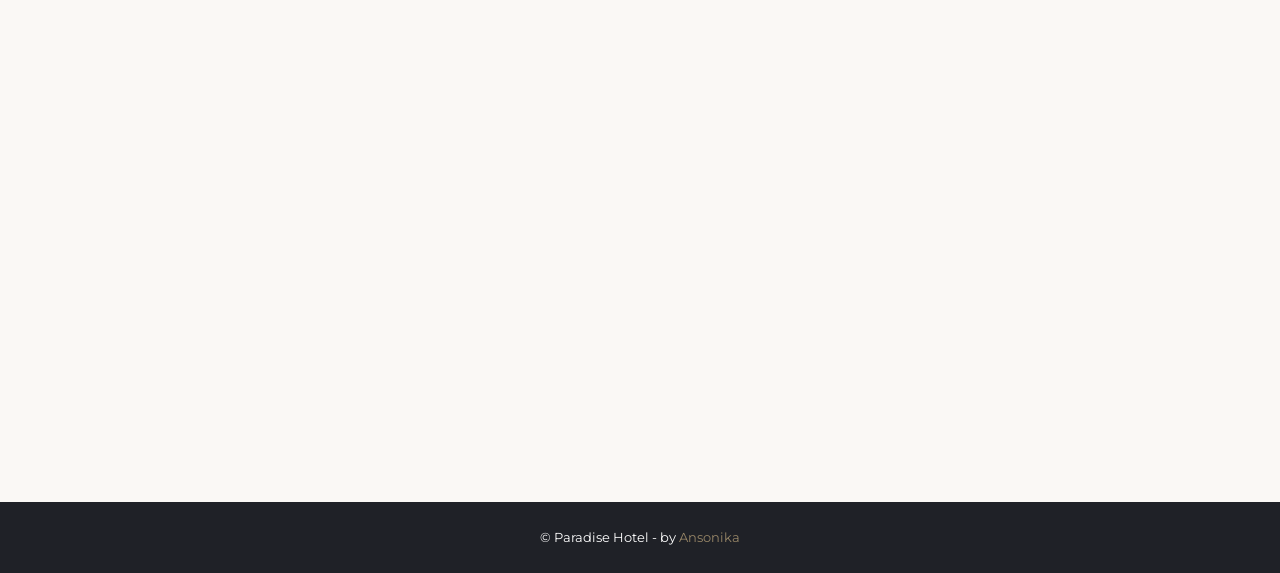
<file: index-4.html>
<!DOCTYPE html>
<html lang="es">

<head>
    <meta charset="utf-8">
    <meta name="viewport" content="width=device-width, initial-scale=1">
    <meta name="description" content="">
    <meta name="author" content="Ansonika">
    <title>PARADISE - Hotel and Bed&Breakfast Site Template</title>
    
    <!-- Favicons-->
    <link rel="shortcut icon" href="img/favicon.ico" type="image/x-icon">
    <link rel="apple-touch-icon" type="image/x-icon" href="img/apple-touch-icon-57x57-precomposed.png">
    <link rel="apple-touch-icon" type="image/x-icon" sizes="72x72" href="img/apple-touch-icon-72x72-precomposed.png">
    <link rel="apple-touch-icon" type="image/x-icon" sizes="114x114" href="img/apple-touch-icon-114x114-precomposed.png">
    <link rel="apple-touch-icon" type="image/x-icon" sizes="144x144" href="img/apple-touch-icon-144x144-precomposed.png">

    <!-- GOOGLE WEB FONT-->
    <link rel="preconnect" href="https://fonts.googleapis.com">
    <link rel="preconnect" href="https://fonts.gstatic.com" crossorigin>
    <link href="https://fonts.googleapis.com/css2?family=Caveat:wght@400;500&family=Montserrat:wght@300;400;500;600;700&display=swap" rel="stylesheet">
    
    <!-- BASE CSS -->
    <link href="css/bootstrap.min.css" rel="stylesheet">
    <link href="css/style.css" rel="stylesheet">
	<link href="css/vendors.min.css" rel="stylesheet">

    <!-- YOUR CUSTOM CSS -->
    <link href="css/custom.css" rel="stylesheet">
</head>

<body data-bs-spy="scroll" data-bs-offset="120" data-bs-target="#mainNav"> 

    <div id="preloader">
        <div data-loader="circle-side"></div>
    </div><!-- /Page Preload -->

    <header class="fixed_header menu_v1">
        <div class="layer"></div><!-- Opacity Mask -->
        <div class="container">
            <div class="row align-items-center">
                <div class="col-md-3 col-5">
                    <a href="index.html" class="logo_normal"><img src="img/logo.png" width="135" height="45" alt="" class="img-fluid"></a>
                    <a href="index.html" class="logo_sticky"><img src="img/logo_sticky.png" width="135" height="45" alt="" class="img-fluid"></a>
                </div>
                <div class="col-md-9 col-7">
                    <div class="main-menu">
                        <a href="#0" class="closebt open_close_menu"><i class="bi bi-x"></i></a>
                        <div class="logo_panel"><img src="img/logo_sticky.png" width="135" height="45" alt=""></div>
                        <nav id="mainNav">
                            <ul>
                                <li><a href="#about" class="js-scroll-trigger animated_link">About</a></li>
                                <li><a href="#rooms" class="js-scroll-trigger animated_link">Rooms</a></li>
                                <li><a href="#gallery" class="js-scroll-trigger animated_link">Gallery</a></li>
                                <li><a href="#amenities" class="js-scroll-trigger animated_link">Activities</a></li>
                                <li><a href="#contacts" class="js-scroll-trigger btn_1">Contacts Us</a></li>
                            </ul>
                        </nav>
                    </div>
                    <div class="hamburger_2 open_close_menu float-end">
                        <div class="hamburger__box">
                            <div class="hamburger__inner"></div>
                        </div>
                    </div>
                </div>
            </div>
        </div><!-- container -->
    </header><!-- End Header -->
 
    <main>

        <div class="hero full-height jarallax" data-jarallax-video="https://vimeo.com/412097464" data-speed="0.2">
            <div class="wrapper opacity-mask d-flex align-items-center justify-content-center text-center animate_hero" data-opacity-mask="rgba(0, 0, 0, 0.5)">
                <div class="container">
                    <small class="slide-animated one">Luxury Hotel Experience</small>
                    <h3 class="slide-animated two">A unique Experiencel<br>where to stay</h3>
                    <figure class="slide-animated three mt-3">
                        <img src="img/TripAdvisor_Logo_white.svg" alt="" class="img-fluid" width="165" height="35">
                    </figure>
                </div>
                <div class="lang_wp">
                    <div class="styled-select lang-selector">
                        <select>
                            <option value="English" selected="">English</option>
                            <option value="French">French</option>
                            <option value="Spanish">Spanish</option>
                            <option value="Russian">Russian</option>
                        </select>
                    </div>
                </div>
                <!-- /lang_wp -->
            </div>
        </div>
        <!-- /Background Video Parallax -->

        <div class="bg_white" id="about">
            <div class="container margin_120_95">
                <div class="row justify-content-between flex-lg-row-reverse align-items-center">
                    <div class="col-lg-5">
                        <div class="parallax_wrapper">
                            <img src="img/home_2.jpg" alt="" class="img-fluid rounded-img">
                            <div data-cue="slideInUp" class="img_over"><span data-jarallax-element="-30"><img src="img/home_1.jpg" alt="" class="rounded-img"></span></div>
                        </div>
                    </div>
                    <div class="col-lg-5">
                        <div class="intro">
                            <div class="title">
                                <small>About us</small>
                                <h2>Makes your self at home and enjoy a unique experience</h2>
                            </div>
                            <p class="lead">Vivamus volutpat eros pulvinar velit laoreet, sit amet egestas erat dignissim.</p>
                            <p>Sed ut perspiciatis unde omnis iste natus error sit voluptatem accusantium doloremque laudantium, totam rem aperiam, eaque ipsa quae ab illo inventore veritatis et quasi architecto beatae vitae dicta sunt explicabo.</p>
                            <p><em>Maria...the Owner</em></p>
                        </div>
                    </div>
                </div>
                <!-- /Row -->
                <hr class="more_margin">
                <div class="row mt-4">
                    <div class="col-lg-3 col-md-6">
                        <div class="box_facilities no-border" data-cue="slideInUp">
                            <i class="icon-hotel-parking"></i>
                            <h3>Private Parking</h3>
                            <p>Ut enim ad minima veniam, quis nostrum exercitationem ullam corporis suscipit laboriosam.</p>
                        </div>
                    </div>
                    <div class="col-lg-3 col-md-6">
                        <div class="box_facilities no-border" data-cue="slideInUp">
                            <i class="icon-hotel-disable"></i>
                            <h3>Accessible</h3>
                            <p>At vero eos et accusamus et iusto odio dignissimos ducimus qui blanditiis praesentium.</p>
                        </div>
                    </div>
                    <div class="col-lg-3 col-md-6">
                        <div class="box_facilities no-border" data-cue="slideInUp">
                            <i class="icon-hotel-dog"></i>
                            <h3>Per Friendly</h3>
                            <p>Similique sunt in culpa qui officia deserunt mollitia animi, id est laborum et dolorum fuga.</p>
                        </div>
                    </div>
                    <div class="col-lg-3 col-md-6">
                        <div class="box_facilities no-border" data-cue="slideInUp">
                            <i class="icon-hotel-patio"></i>
                            <h3>Patio Garden</h3>
                            <p>Nam libero tempore, cum soluta nobis est eligendi optio cumque nihil impedit quo minus.</p>
                        </div>
                    </div>
                </div>
                <!-- /Row -->
            </div>
        </div>
        <!-- /About  -->

         <div class="parallax_section_1 jarallax" data-jarallax data-speed="0.2">
            <img class="jarallax-img kenburns-2" src="img/parallax_bg.jpg" alt="">
            <div class="wrapper opacity-mask d-flex align-items-center justify-content-center text-center" data-opacity-mask="rgba(0, 0, 0, 0.5)">
                <div class="container">
                    <div class="row justify-content-center">
                        <div class="col-lg-8">
                            <div class="title white">
                                <small class="mb-1">Testimonials</small>
                                <h2>What Clients Says</h2>
                            </div>
                            <div class="carousel_testimonials owl-carousel owl-theme nav-dots-orizontal">
                                <div>
                                    <div class="box_overlay">
                                        <div class="pic">
                                            <figure><img src="img/testimonial_1.jpg" alt="" class="img-circle">
                                            </figure>
                                            <h4>Roberta<small>12 Oct</small></h4>
                                        </div>
                                        <div class="comment">
                                            "Mea ad postea meliore fuisset. Timeam repudiare id eum, ex paulo dictas elaboraret sed, mel cu unum nostrud."
                                        </div>
                                    </div>
                                    <!-- End box_overlay -->
                                </div>
                                <div>
                                    <div class="box_overlay">
                                        <div class="pic">
                                            <figure><img src="img/testimonial_1.jpg" alt="" class="img-circle">
                                            </figure>
                                            <h4>Roberta<small>2 Nov</small></h4>
                                        </div>
                                        <div class="comment">
                                            "Mea ad postea meliore fuisset. Timeam repudiare id eum, ex paulo dictas elaboraret sed, mel cu unum nostrud."
                                        </div>
                                    </div>
                                    <!-- End box_overlay -->
                                </div>
                                <div>
                                    <div class="box_overlay">
                                        <div class="pic">
                                            <figure><img src="img/testimonial_1.jpg" alt="" class="img-circle">
                                            </figure>
                                            <h4>Roberta<small>3 Dec</small></h4>
                                        </div>
                                        <div class="comment">
                                            "Mea ad postea meliore fuisset. Timeam repudiare id eum, ex paulo dictas elaboraret sed, mel cu unum nostrud."
                                        </div>
                                    </div>
                                    <!-- End box_overlay -->
                                </div>
                            </div>
                            <!-- End carousel_testimonials -->
                        </div>
                    </div>
                </div>
            </div>
        </div>
        <!-- /parallax_section_1-->

        <div class="container margin_120_95" id="rooms">
            <div class="title mb-4">
                <small data-cue="slideInUp">Luxury experience</small>
                <h2 data-cue="slideInUp" data-delay="200">Our Rooms</h2>
            </div>

            <div class="owl-carousel owl-theme carousel_item_3 rounded-img">
                <div class="item" data-cues="slideInUp" data-delay="300">
                    <a data-fslightbox="gallery_1" data-type="image" href="img/rooms/1.jpg" class="box_cat_rooms">
                        <figure>
                            <div class="background-image" data-background="url(img/rooms/1.jpg)"></div>
                            <div class="info">
                                <small>From $150/night</small>
                                <h3>Double Room</h3>
                                <span>15m<sup>2</sup> - King Size Bed</span>
                            </div>
                        </figure>
                    </a>
                </div>
                <!-- /item-->
                <div class="item" data-cues="slideInUp" data-delay="400">
                    <a data-fslightbox="gallery_1" data-type="image" href="img/rooms/2.jpg" class="box_cat_rooms">
                        <figure>
                            <div class="background-image" data-background="url(img/rooms/2.jpg)"></div>
                            <div class="info">
                                <small>From $190/night</small>
                                <h3>Deluxe Room</h3>
                                <span>21m<sup>2</sup> - Balcony</span>
                            </div>
                        </figure>
                    </a>
                </div>
                <!-- /item-->
                <div class="item" data-cues="slideInUp" data-delay="500">
                    <a data-fslightbox="gallery_1" data-type="image" href="img/rooms/3.jpg" class="box_cat_rooms">
                        <figure>
                            <div class="background-image" data-background="url(img/rooms/3.jpg)"></div>
                            <div class="info">
                                <small>From $240/night</small>
                                <h3>Superior Room</h3>
                                <span>24m<sup>2</sup> - Garden View</span>
                            </div>
                        </figure>
                    </a>
                </div>
                <!-- /item-->
                <div class="item" data-cues="slideInUp" data-delay="600">
                    <a data-fslightbox="gallery_1" data-type="image" href="img/rooms/4.jpg" class="box_cat_rooms">
                        <figure>
                            <div class="background-image" data-background="url(img/rooms/4.jpg)"></div>
                            <div class="info">
                                <small>From $250/night</small>
                                <h3>Junior Suite</h3>
                                <span>26m<sup>2</sup> - Patio View</span>
                            </div>
                        </figure>
                    </a>
                </div>
                <!-- /item-->
            </div>
            <!-- /carousel-->

            <div class="title text-center mb-5 add_top_90">
                <small data-cue="slideInUp">Luxury Hotel Experience</small>
                <h2 data-cue="slideInUp" data-delay="100">Main Facilities</h2>
            </div>
            <div class="row mt-4">
                <div class="col-xl-3 col-md-6">
                    <div class="box_facilities no-border" data-cue="slideInUp">
                        <i class="customicon-bath-tub"></i>
                        <h3>Large Bath Room</h3>
                        <p>Ut enim ad minima veniam, quis nostrum exercitationem ullam corporis suscipit laboriosam.</p>
                    </div>
                </div>
                <div class="col-xl-3 col-md-6">
                    <div class="box_facilities" data-cue="slideInUp">
                        <i class="customicon-wifi"></i>
                        <h3>High Speed Wifi</h3>
                        <p>At vero eos et accusamus et iusto odio dignissimos ducimus qui blanditiis praesentium.</p>
                    </div>
                </div>
                <div class="col-xl-3 col-md-6">
                    <div class="box_facilities" data-cue="slideInUp">
                        <i class="customicon-air-condition"></i>
                        <h3>Air Condition</h3>
                        <p>Similique sunt in culpa qui officia deserunt mollitia animi, id est laborum et dolorum fuga.</p>
                    </div>
                </div>
                <div class="col-xl-3 col-md-6">
                    <div class="box_facilities" data-cue="slideInUp">
                        <i class="customicon-washing-machine"></i>
                        <h3>Wahsing Machine</h3>
                        <p>Nam libero tempore, cum soluta nobis est eligendi optio cumque nihil impedit quo minus.</p>
                    </div>
                </div>
            </div>
            <!-- /Row -->
        </div>
        <!-- /container-->

        <div class="marquee">
            <div class="track">
                <div class="content">&nbsp;Relax Enjoy Luxury Holiday Travel Discover Experience Relax Enjoy Luxury Holiday Travel Discover Experience Relax Enjoy Luxury Holiday Travel Discover Experience Relax Enjoy Luxury Holiday Travel Discover Experience</div>
            </div>
        </div>
        <!-- /marquee-->

        <div class="bg_white">
            <div class="pinned-image pinned-image--medium">
                <div class="pinned-image__container" id="section_video">
                    <video loop="loop" muted="muted" id="video_home">
                        <source src="video/video_1.mp4" type="video/mp4">
                        <source src="video/video_1.webm" type="video/webm">
                        <source src="video/video_1.ogv" type="video/ogg">
                    </video>
                    <div class="pinned-image__container-overlay"></div>
                </div>
                <div class="pinned_over_content">
                    <div class="title white">
                        <small data-cue="slideInUp" data-delay="200">Luxury Hotel Experience</small>
                        <h2 data-cue="slideInUp" data-delay="300">Unique and Luxury Rooms<br>for your stay</h2>
                    </div>
                </div>
            </div>
            <!-- /pinned content -->
        </div>
        <!-- /bg_white-->

        <div class="container margin_120" id="gallery">
            <div class="row">
                <div class="title col-12 text-center mb-5">
                    <small data-cue="slideInUp">Luxury Hotel Experience</small>
                    <h2 data-cue="slideInUp" data-delay="100">Interior Gallery</h2>
                </div>
            </div>
            <div data-cues="zoomIn">
                <div class="owl-carousel owl-theme carousel_item_centered kenburns rounded-img">
                    <div class="item">
                        <img src="img/gallery/1.jpg" alt="">
                    </div>
                    <div class="item">
                        <img src="img/gallery/2.jpg" alt="">
                    </div>
                    <div class="item">
                        <img src="img/gallery/3.jpg" alt="">
                    </div>
                    <div class="item">
                       <img src="img/gallery/4.jpg" alt="">
                    </div>
                    <div class="item">
                       <img src="img/gallery/5.jpg" alt="">
                    </div>
                </div>
            </div>
            <div class="text-center mt-5">
                 <a data-fslightbox="gallery_1" data-type="image" href="img/gallery/1.jpg" class="btn_1 outline">
                    FullScreen Gallery
                </a>
                <a data-fslightbox="gallery_1" data-type="image" href="img/gallery/2.jpg"></a>
                <a data-fslightbox="gallery_1" data-type="image" href="img/gallery/3.jpg"></a>
                <a data-fslightbox="gallery_1" data-type="image" href="img/gallery/4.jpg"></a>
                <a data-fslightbox="gallery_1" data-type="image" href="img/gallery/5.jpg"></a>
            </div>
        </div>
        <!-- /container gallery-->

        <div class="bg_white" id="amenities">
            <div class="container margin_120_95">
                <div class="row justify-content-between d-flex align-items-center add_bottom_90">
                    <div class="col-lg-6">
                        <div class="pinned-image rounded_container pinned-image--small mb-4">
                            <div class="pinned-image__container">
                                <img src="img/local_amenities_1.jpg" alt="">
                            </div>
                        </div>
                    </div>
                    <div class="col-lg-5">
                        <div class="title">
                            <small>Local Activities</small>
                            <h3>Typical Food</h3>
                            <p>Sed ut perspiciatis unde omnis iste natus error sit voluptatem accusantium doloremque laudantium, totam rem aperiam, eaque ipsa quae ab illo inventore veritatis et quasi architecto beatae vitae dicta sunt explicabo.</p>
                        </div>
                    </div>
                </div>
                <!-- /row-->
                <div class="row justify-content-between d-flex align-items-center">
                    <div class="col-lg-6 order-lg-2">
                        <div class="pinned-image rounded_container pinned-image--small mb-4">
                            <div class="pinned-image__container">
                                <img src="img/local_amenities_3.jpg" alt="">
                            </div>
                        </div>
                    </div>
                    <div class="col-lg-5 order-lg-1">
                        <div class="title">
                            <small>Local Activities</small>
                            <h3>Horse Ride</h3>
                            <p>Sed ut perspiciatis unde omnis iste natus error sit voluptatem accusantium doloremque laudantium, totam rem aperiam, eaque ipsa quae ab illo inventore veritatis et quasi architecto beatae vitae dicta sunt explicabo.</p>
                        </div>
                    </div>
                </div>
                <!-- /row-->
                
                <hr class="more_margin">

                <div class="row justify-content-center">
                    <div class="title text-center mb-5">
                        <small data-cue="slideInUp">Local Activities</small>
                        <h2 data-cue="slideInUp" data-delay="100">Available Tours</h2>
                    </div>
                    <div class="col-lg-8">
                        <div role="tablist" class="mb-5 accordion" id="accordion_1">
                            <div class="card" data-cue="slideInUp">
                                <div class="card-header" role="tab">
                                    <h5 class="mb-0">
                                        <a class="collapsed" data-bs-toggle="collapse" href="#collapseOne_product" aria-expanded="false">
                                            <i class="indicator bi-plus-lg"></i>Tour Eiffel - Duration 60min
                                        </a>
                                    </h5>
                                </div>
                                <div id="collapseOne_product" class="collapse" role="tabpanel" data-bs-parent="#accordion_1">
                                    <div class="card-body">
                                        <p>Nihil anim keffiyeh helvetica, craft beer labore wes anderson cred nesciunt sapiente ea proident. Ad vegan excepteur butcher vice lomo. Leggings occaecat craft beer farm-to-table, raw denim aesthetic synth nesciunt you probably haven't heard of them accusamus labore sustainable VHS.</p>
                                        <p>Anim pariatur cliche reprehenderit, enim eiusmod high life accusamus terry richardson ad squid. 3 wolf moon officia aute, non cupidatat skateboard dolor brunch. Food truck quinoa nesciunt laborum eiusmod. Brunch 3 wolf moon tempor, sunt aliqua put a bird on it squid single-origin coffee nulla assumenda shoreditch et.</p>
                                    </div>
                                </div>
                            </div>
                            <!-- /card -->
                            <div class="card" data-cue="slideInUp">
                                <div class="card-header" role="tab">
                                    <h5 class="mb-0">
                                        <a class="collapsed" data-bs-toggle="collapse" href="#collapseTwo_product" aria-expanded="false">
                                            <i class="indicator bi-plus-lg"></i>Louvre Musem - Duration 90min
                                        </a>
                                    </h5>
                                </div>
                                <div id="collapseTwo_product" class="collapse" role="tabpanel" data-bs-parent="#accordion_1">
                                    <div class="card-body">
                                        <p>Nihil anim keffiyeh helvetica, craft beer labore wes anderson cred nesciunt sapiente ea proident. Ad vegan excepteur butcher vice lomo. Leggings occaecat craft beer farm-to-table, raw denim aesthetic synth nesciunt you probably haven't heard of them accusamus labore sustainable VHS.</p>
                                        <p>Anim pariatur cliche reprehenderit, enim eiusmod high life accusamus terry richardson ad squid. 3 wolf moon officia aute, non cupidatat skateboard dolor brunch. Food truck quinoa nesciunt laborum eiusmod. Brunch 3 wolf moon tempor, sunt aliqua put a bird on it squid single-origin coffee nulla assumenda shoreditch et.</p>
                                    </div>
                                </div>
                            </div>
                            <!-- /card -->
                            <div class="card" data-cue="slideInUp">
                                <div class="card-header" role="tab">
                                    <h5 class="mb-0">
                                        <a class="collapsed" data-bs-toggle="collapse" href="#collapseThree_product" aria-expanded="false">
                                            <i class="indicator bi-plus-lg"></i>Trocadero Tour - Duration 60min
                                        </a>
                                    </h5>
                                </div>
                                <div id="collapseThree_product" class="collapse" role="tabpanel" data-bs-parent="#accordion_1">
                                    <div class="card-body">
                                        <p>Nihil anim keffiyeh helvetica, craft beer labore wes anderson cred nesciunt sapiente ea proident. Ad vegan excepteur butcher vice lomo. Leggings occaecat craft beer farm-to-table, raw denim aesthetic synth nesciunt you probably haven't heard of them accusamus labore sustainable VHS.</p>
                                        <p>Anim pariatur cliche reprehenderit, enim eiusmod high life accusamus terry richardson ad squid. 3 wolf moon officia aute, non cupidatat skateboard dolor brunch. Food truck quinoa nesciunt laborum eiusmod. Brunch 3 wolf moon tempor, sunt aliqua put a bird on it squid single-origin coffee nulla assumenda shoreditch et.</p>
                                    </div>
                                </div>
                            </div>
                            <!-- /card -->
                            <div class="card" data-cue="slideInUp">
                                <div class="card-header" role="tab">
                                    <h5 class="mb-0">
                                        <a class="collapsed" data-bs-toggle="collapse" href="#collapseFour_product" aria-expanded="false">
                                            <i class="indicator bi-plus-lg"></i>Versailles Tour - Duration 120min
                                        </a>
                                    </h5>
                                </div>
                                <div id="collapseFour_product" class="collapse" role="tabpanel" data-bs-parent="#accordion_1">
                                    <div class="card-body">
                                        <p>Nihil anim keffiyeh helvetica, craft beer labore wes anderson cred nesciunt sapiente ea proident. Ad vegan excepteur butcher vice lomo. Leggings occaecat craft beer farm-to-table, raw denim aesthetic synth nesciunt you probably haven't heard of them accusamus labore sustainable VHS.</p>
                                        <p>Anim pariatur cliche reprehenderit, enim eiusmod high life accusamus terry richardson ad squid. 3 wolf moon officia aute, non cupidatat skateboard dolor brunch. Food truck quinoa nesciunt laborum eiusmod. Brunch 3 wolf moon tempor, sunt aliqua put a bird on it squid single-origin coffee nulla assumenda shoreditch et.</p>
                                    </div>
                                </div>
                            </div>
                            <!-- /card -->
                        </div>
                        <!-- /accordion -->
                    </div>
                </div>
                <!-- /row-->
            </div>
            <!-- /container-->
        </div>
        <!-- /bg_white -->

        <div class="container margin_120_95" id="contacts">
            <div class="row justify-content-between">
                <div class="col-xl-4">
                    <div data-cue="slideInUp">
                        <div class="title">
                            <small>Luxury Hotel Experience</small>
                            <h2>Address</h2>
                        </div>
                        <p>Baker Street 567, Los Angeles 11023<br>California - US</p>
                        <div class="phone_element no_borders"><a href="tel://423424234"><i class="bi bi-telephone"></i><span><em>Bookings</em>+41 934 121 1334</span></a></div>
                        <div class="phone_element no_borders"><a href="mailto:info@domain.com"><i class="bi bi-envelope"></i><span><em>Questions</em>info@domain.com</span></a></div>
                        <div class="social mt-1">
                            <ul>
                                <li><a href="#0"><i class="bi bi-instagram"></i></a></li>
                                <li><a href="#0"><i class="bi bi-whatsapp"></i></a></li>
                                <li><a href="#0"><i class="bi bi-facebook"></i></a></li>
                                <li><a href="#0"><i class="bi bi-twitter-x"></i></a></li>
                            </ul>
                        </div>
                    </div>
                </div>
                <div class="col-xl-7">
                    <ul class="nav nav-tabs" id="customTab" role="tablist">
                        <li class="nav-item" role="presentation">
                            <button class="nav-link active" id="first_tab" data-bs-toggle="tab" data-bs-target="#first_tab_pane" type="button" role="tab" aria-controls="first_tab_pane" aria-selected="false">Contact Us</button>
                        </li>
                        <li class="nav-item" role="presentation">
                            <button class="nav-link" id="second_tab" data-bs-toggle="tab" data-bs-target="#second_tab_pane" type="button" role="tab" aria-controls="second_tab_pane" aria-selected="true">Availability Request</button>
                        </li>
                    </ul>
                    <!-- /tabs -->
                    <div class="tab-content">
                        
                        <div class="tab-pane fade show active" id="first_tab_pane" role="tabpanel" aria-labelledby="first_tab" tabindex="0">
                            <div class="contacts_wrapper">
                                <div id="message-contact"></div>
                                <form method="post" action="phpmailer/contact_template_email.php" id="contactform" autocomplete="off">
                                    <div class="row">
                                        <div class="col-sm-6">
                                            <div class="form-floating mb-4">
                                                <input class="form-control" type="text" id="name_contact" name="name_contact" placeholder="Name">
                                                <label for="name_contact">Name</label>
                                            </div>
                                        </div>
                                        <div class="col-sm-6">
                                            <div class="form-floating mb-4">
                                                <input class="form-control" type="text" id="lastname_contact" name="lastname_contact" placeholder="Last Name">
                                                <label for="lastname_contact">Last name</label>
                                            </div>
                                        </div>
                                    </div>
                                    <!-- /row -->
                                    <div class="row">
                                        <div class="col-sm-6">
                                            <div class="form-floating mb-4">
                                                <input class="form-control" type="email" id="email_contact" name="email_contact" placeholder="Email">
                                                <label for="email_contact">Email</label>
                                            </div>
                                        </div>
                                        <div class="col-sm-6">
                                            <div class="form-floating mb-4">
                                                <input class="form-control" type="text" id="phone_contact" name="phone_contact" placeholder="Telephone">
                                                <label for="phone_contact">Telephone</label>
                                            </div>
                                        </div>
                                    </div>
                                    <!-- /row -->
                                    <div class="form-floating mb-4">
                                        <textarea class="form-control" placeholder="Message" id="message_contact" name="message_contact"></textarea>
                                        <label for="message_contact">Message</label>
                                    </div>
                                    <hr>
                                    <div class="row">
                                        <div class="col-md-6 mb-4">
                                            <div class="row align-items-center">
                                                <div class="col-auto">
                                                    <label for="verify_booking" class="col-form-label"><strong>Are you human?</strong></label>
                                                </div>
                                                <div class="col-md-4">
                                                    <input type="text" name="verify_contact" id="verify_contact" class="form-control" placeholder="3 + 1 = ?">
                                                </div>
                                            </div>
                                        </div>
                                        <div class="col-md-6 mb-2">
                                            <p class="text-end"><input class="btn_1 outline" type="submit" value="Submit" id="submit-contact"></p>
                                        </div>
                                    </div>
                                    <!-- / row -->
                                </form>
                            </div><!-- /tab_contacts-->
                        </div><!-- /tab-->
                        <div class="tab-pane fade" id="second_tab_pane" role="tabpanel" aria-labelledby="second_tab" tabindex="0">
                            <div class="booking_wrapper">
                                <div id="message-booking"></div>
                                <form method="post" action="phpmailer/reserve_template_email.php" id="bookingform" autocomplete="off">
                                    <input type="hidden" id="date_booking" name="date_booking">
                                    <div class="row">
                                        <div class="col-lg-6">
                                            <div class="custom_select">
                                                <select class="wide" name="rooms_booking" id="rooms_booking">
                                                    <option value="">Select Room</option>
                                                    <option value="Double Room">Double Room</option>
                                                    <option value="Deluxe Room">Deluxe Room</option>
                                                    <option value="Superior Room">Superior Room</option>
                                                    <option value="Junior Suite">Junior Suite</option>
                                                </select>
                                            </div>
                                        </div>
                                        <div class="col-lg-6">
                                            <div class="row">
                                                <div class="col-6">
                                                    <div class="qty-buttons mb-3 version_2">
                                                        <input type="button" value="+" class="qtyplus" name="adults_booking">
                                                        <input type="text" name="adults_booking" id="adults_booking" value="" class="qty form-control" placeholder="Adults">
                                                        <input type="button" value="-" class="qtyminus" name="adults_booking">
                                                    </div>
                                                </div>
                                                <div class="col-6">
                                                    <div class="mb-3 qty-buttons mb-3 version_2">
                                                        <input type="button" value="+" class="qtyplus" name="childs_booking">
                                                        <input type="text" name="childs_booking" id="childs_booking" value="" class="qty form-control" placeholder="Childs">
                                                        <input type="button" value="-" class="qtyminus" name="childs_booking">
                                                    </div>
                                                </div>
                                            </div>
                                        </div>
                                    </div>
                                    <!-- / row -->
                                    <div class="row">
                                        <div class="col-lg-6">
                                            <div class="form-group">
                                                <input type="text" name="name_booking" id="name_booking" class="form-control" placeholder="Name and Last Name">
                                            </div>
                                        </div>
                                        <div class="col-lg-6">
                                            <div class="form-group">
                                                <input type="email" name="email_booking" id="email_booking" class="form-control" placeholder="Email">
                                            </div>
                                        </div>
                                    </div>
                                    <!-- / row -->
                                    <hr>
                                    <div class="row">
                                        <div class="col-md-6 mb-4">
                                            <div class="row align-items-center">
                                                <div class="col-auto">
                                                    <label for="verify_booking" class="col-form-label"><strong>Are you human?</strong></label>
                                                </div>
                                                <div class="col-md-4">
                                                    <input type="text" name="verify_booking" id="verify_booking" class="form-control" placeholder="3 + 1 = ?">
                                                </div>
                                            </div>
                                        </div>
                                        <div class="col-md-6 mb-2">
                                            <p class="text-end"><input class="btn_1 outline" type="submit" value="Submit" id="submit-booking"></p>
                                        </div>
                                    </div>
                                    <!-- / row -->
                                </form>
                            </div>
                            <!-- / booking_wrapper -->
                        </div><!-- /tab-->
                        <!-- /contacts_wrapper-->
                    </div>
                    <!-- /tab_content-->
                </div>
            </div>
            <!-- /row -->
        </div>
        <!-- /container -->

    </main>

    <div class="map_contact">
        <iframe src="https://www.google.com/maps/embed?pb=!1m18!1m12!1m3!1d3021.4364241114604!2d-73.96780638459853!3d40.774418641731515!2m3!1f0!2f0!3f0!3m2!1i1024!2i768!4f13.1!3m3!1m2!1s0x89c258a29d3847f5%3A0x564dfbba0141774a!2s5th%20Ave%2C%20New%20York%2C%20NY%2C%20Stati%20Uniti!5e0!3m2!1sit!2ses!4v1661414716655!5m2!1sit!2ses" width="600" height="450" style="border:0;" allowfullscreen="" loading="lazy" referrerpolicy="no-referrer-when-downgrade"></iframe>
    </div>
    <!--/map_contact -->
    <div class="copy">
        <div class="container">
            © Paradise Hotel - by <a href="#">Ansonika</a>
        </div>
    </div>
    <!--/copyright line -->

    <!-- COMMON SCRIPTS -->
    <script src="js/common_scripts.js"></script>
    <script src="js/common_functions.js"></script>
    <script src="js/datepicker_inline.js"></script>
    <script src="phpmailer/validate.js"></script>
    <script src="js/jquery.easing.min.js"></script>
    <script src="js/scrolling-nav.js"></script>

</body>
</html>
</file>
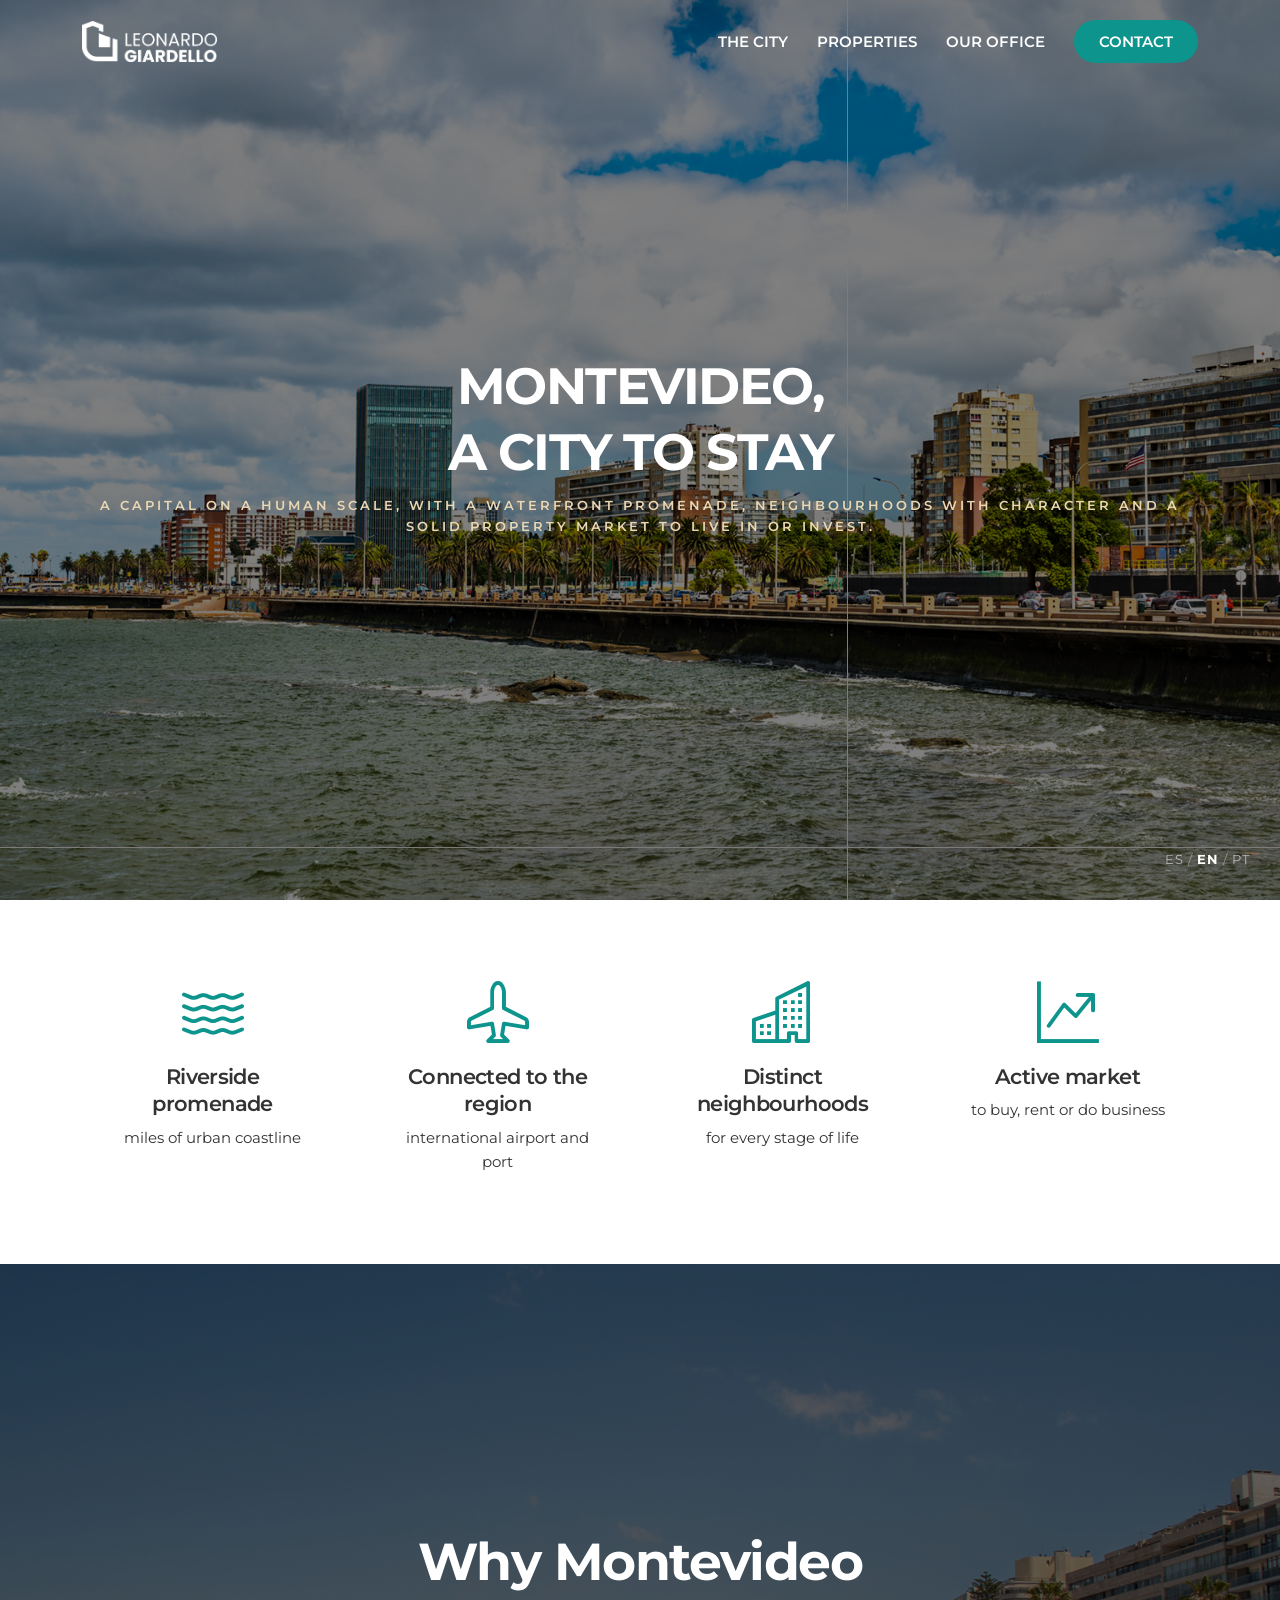
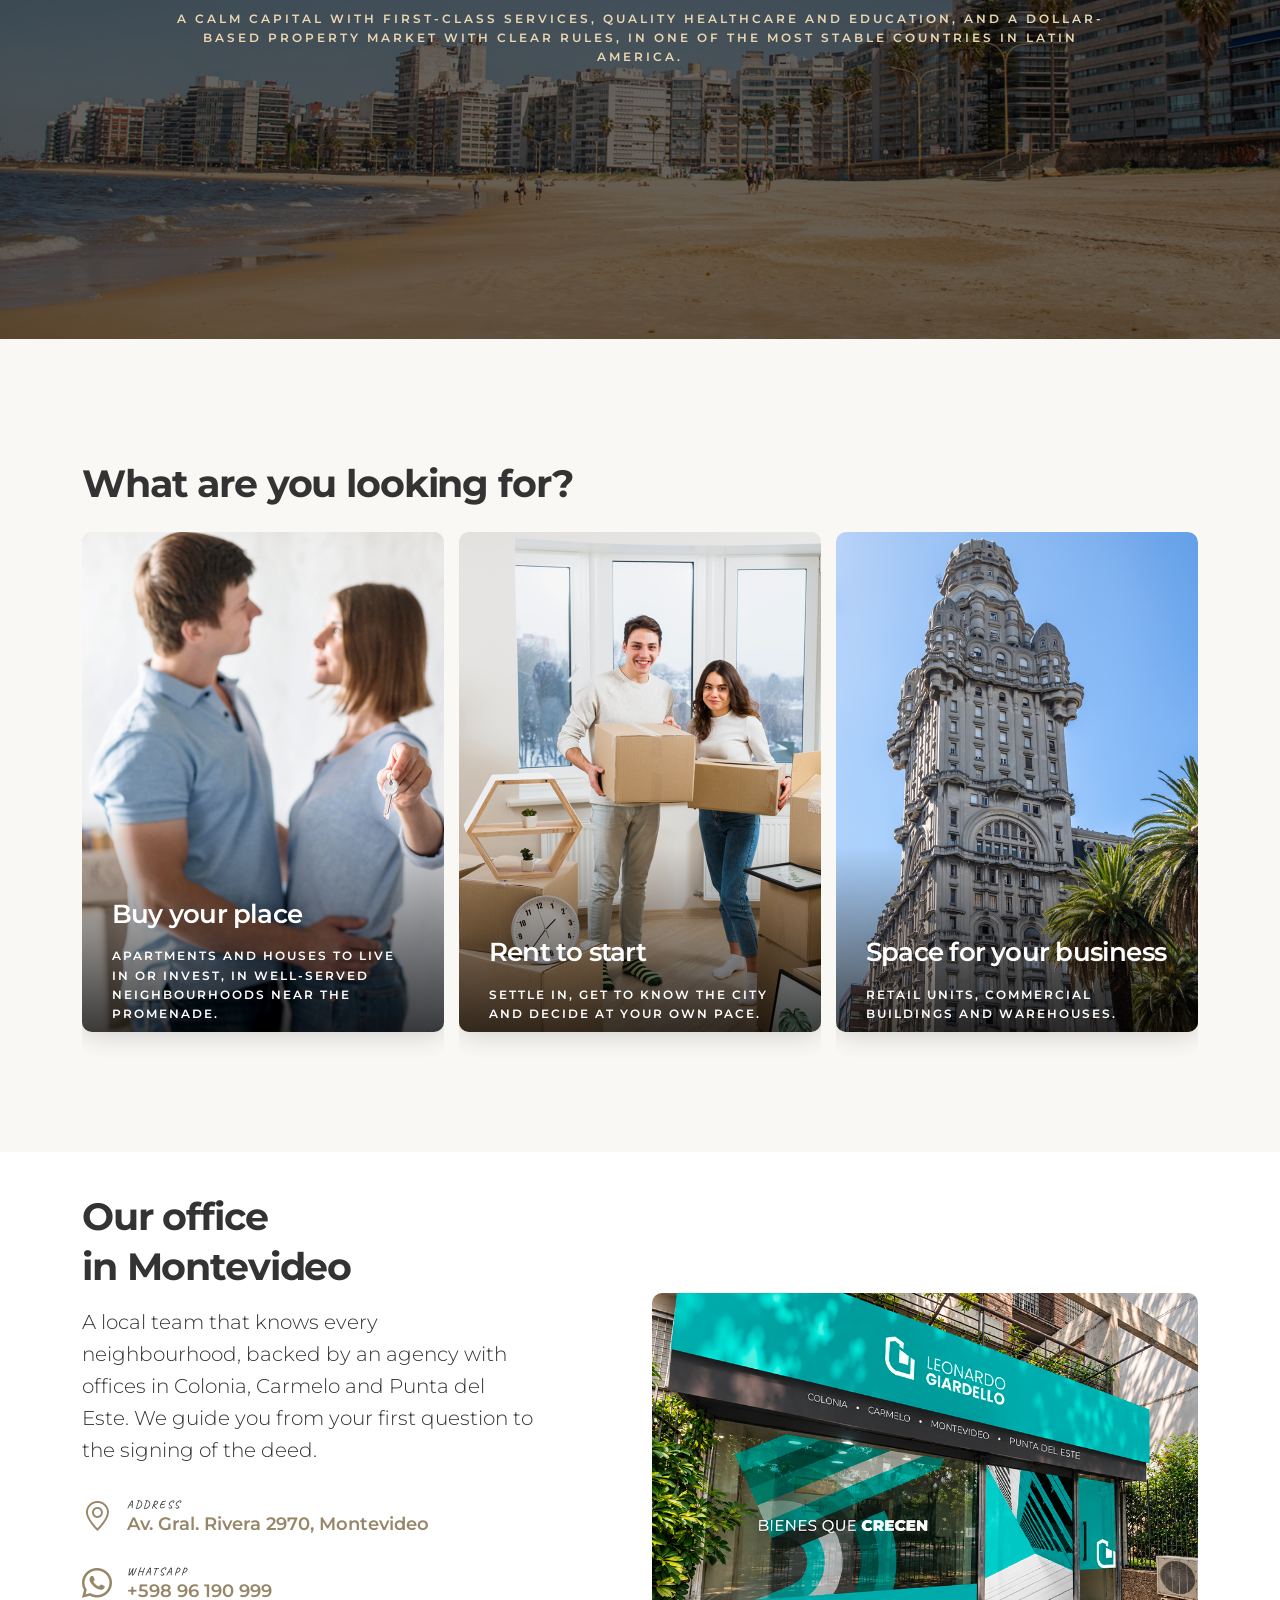
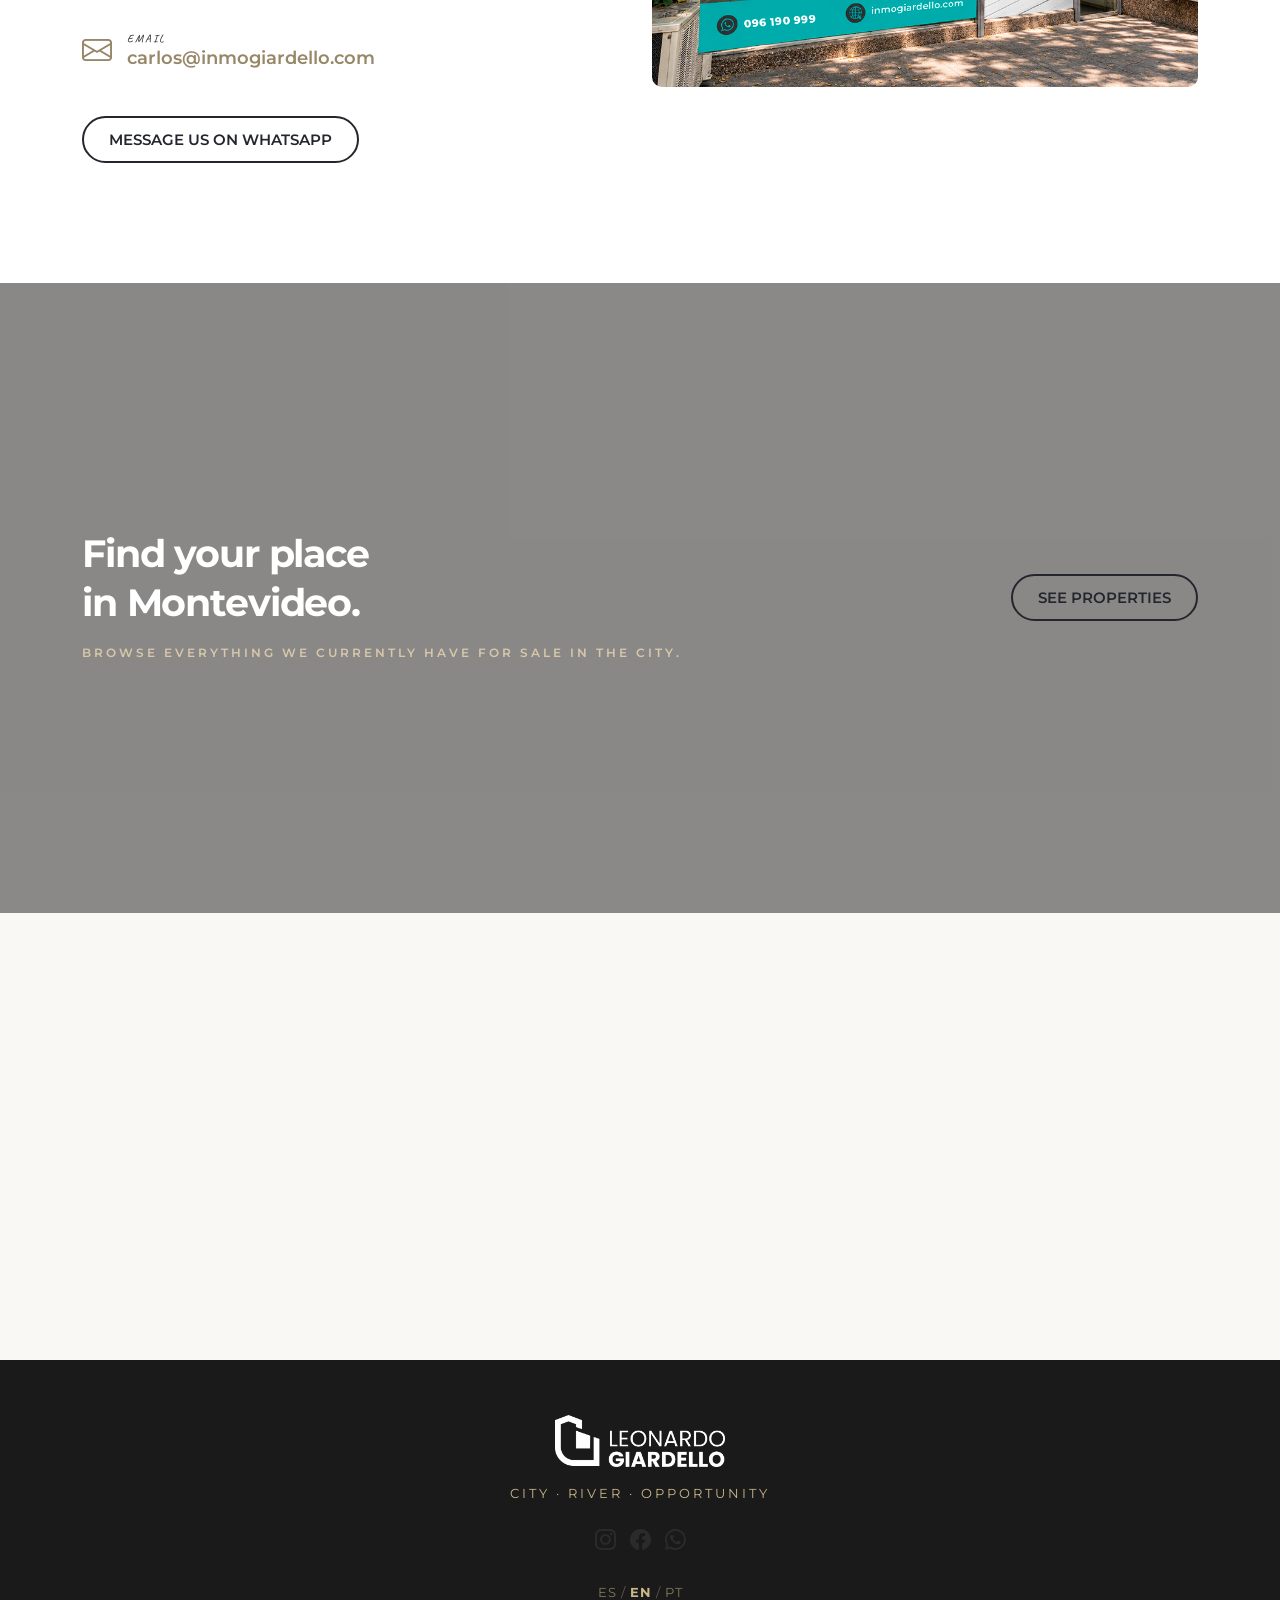
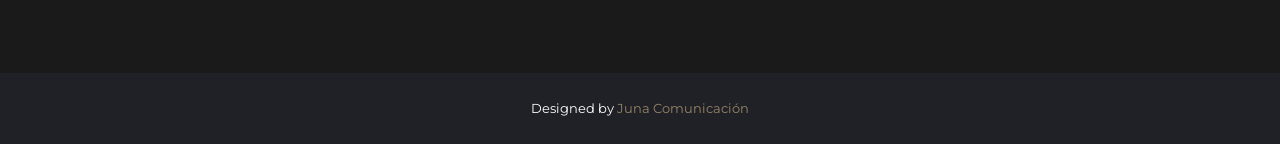
<file: montevideo_index_en.html>
<!DOCTYPE html>
<html lang="en">
<head>
<meta charset="utf-8">
<meta name="viewport" content="width=device-width, initial-scale=1">
<meta name="description" content="Apartments, houses and commercial property for sale and rent in Montevideo, Uruguay. Local office of Leonardo Giardello Real Estate to help you buy, rent or set up your business in the capital.">
<meta name="author" content="Juna Comunicación">
<title>Leonardo Giardello Real Estate | Property in Montevideo, Uruguay</title>
<link rel="shortcut icon" href="img/favicon.ico" type="image/x-icon">
<!-- SEO internacional: enlaza las versiones de idioma (pasar a URL absoluta con el dominio final) -->
<link rel="alternate" hreflang="es" href="montevideo_index_es.html">
<link rel="alternate" hreflang="en" href="montevideo_index_en.html">
<link rel="alternate" hreflang="pt" href="montevideo_index_pt.html">
<link rel="alternate" hreflang="x-default" href="montevideo_index_es.html">
<link rel="preconnect" href="https://fonts.googleapis.com">
<link rel="preconnect" href="https://fonts.gstatic.com" crossorigin>
<link href="https://fonts.googleapis.com/css2?family=Caveat:wght@400;500&family=Montserrat:wght@300;400;500;600;700&display=swap" rel="stylesheet">
<link href="css/bootstrap.min.css" rel="stylesheet">
<link href="css/style.css" rel="stylesheet">
<link href="css/vendors.min.css" rel="stylesheet">
<link href="css/custom.css" rel="stylesheet">
</head>

<body data-bs-spy="scroll" data-bs-offset="120" data-bs-target="#mainNav">

<div id="preloader"><div data-loader="circle-side"></div></div>

<header class="fixed_header menu_v1">
    <div class="layer"></div>
    <div class="container">
        <div class="row align-items-center">
            <div class="col-md-3 col-5">
                <a href="montevideo_index_en.html" class="logo_normal"><img src="img/logo.png" width="135" height="45" alt="Giardello" class="img-fluid"></a>
                <a href="montevideo_index_en.html" class="logo_sticky"><img src="img/logo_sticky.png" width="135" height="45" alt="Giardello" class="img-fluid"></a>
            </div>
            <div class="col-md-9 col-7">
                <div class="main-menu">
                    <a href="#0" class="closebt open_close_menu"><i class="bi bi-x"></i></a>
                    <div class="logo_panel"><img src="img/logo_sticky.png" width="135" height="45" alt="Giardello"></div>
                    <nav id="mainNav">
                        <ul>
                            <li><a href="#vision" class="js-scroll-trigger animated_link">THE CITY</a></li>
                            <li><a href="#propiedades" class="js-scroll-trigger animated_link">PROPERTIES</a></li>
                            <li><a href="#oficina" class="js-scroll-trigger animated_link">OUR OFFICE</a></li>
                            <li><a href="https://wa.me/59896190999?text=Hi%2C%20I%20saw%20your%20website%20and%20would%20like%20information%20about%20properties%20in%20Montevideo." target="_blank" class="btn_1">CONTACT</a></li>
                        </ul>
                    </nav>
                </div>
                <div class="hamburger_2 open_close_menu float-end">
                    <div class="hamburger__box"><div class="hamburger__inner"></div></div>
                </div>
            </div>
        </div>
    </div>
</header>

<main>

    <div class="hero full-height jarallax" data-jarallax data-speed="0.2">
        <img class="jarallax-img" src="img/hero-montevideo.png" alt="">
        <div class="wrapper opacity-mask d-flex align-items-center justify-content-center text-center animate_hero" data-opacity-mask="rgba(0, 0, 0, 0.5)">
            <div class="container">
                <h3 class="slide-animated two">Montevideo,<br>a city to stay</h3>
                <small class="slide-animated one">A capital on a human scale, with a waterfront promenade, neighbourhoods with character and a solid property market to live in or invest.</small>
            </div>
            <!-- Selector de idioma: códigos de texto, no banderas -->
            <div class="lang_wp">
                <div class="lang_switch" style="letter-spacing:1px;font-size:13px;"><a href="montevideo_index_es.html" style="color:#fff;opacity:.6;text-decoration:none;">ES</a> <span style="color:#fff;opacity:.4;">/</span> <a href="montevideo_index_en.html" style="color:#fff;font-weight:700;text-decoration:none;">EN</a> <span style="color:#fff;opacity:.4;">/</span> <a href="montevideo_index_pt.html" style="color:#fff;opacity:.6;text-decoration:none;">PT</a></div>
            </div>
        </div>
    </div>
    <!-- /Hero -->

    <div class="bg_white" id="about">
        <div class="container margin_120_95" style="padding-top:40px; padding-bottom:40px">
            <div class="row mt-4">
                <div class="col-lg-3 col-md-6"><div class="box_facilities no-border" data-cue="slideInUp"><i class="bi-water"></i><h3>Riverside promenade</h3><p>miles of urban coastline</p></div></div>
                <div class="col-lg-3 col-md-6"><div class="box_facilities no-border" data-cue="slideInUp"><i class="bi-airplane"></i><h3>Connected to the region</h3><p>international airport and port</p></div></div>
                <div class="col-lg-3 col-md-6"><div class="box_facilities no-border" data-cue="slideInUp"><i class="bi-buildings"></i><h3>Distinct neighbourhoods</h3><p>for every stage of life</p></div></div>
                <div class="col-lg-3 col-md-6"><div class="box_facilities no-border" data-cue="slideInUp"><i class="bi-graph-up-arrow"></i><h3>Active market</h3><p>to buy, rent or do business</p></div></div>
            </div>
        </div>
    </div>
    <!-- /Stats -->

    <div class="bg_white">
        <div class="pinned-image pinned-image--medium" id="vision">
            <div class="pinned-image__container"><img src="img/montevideo-rambla.png" alt=""><div class="pinned-image__container-overlay"></div></div>
            <div class="pinned_over_content">
                <div class="title white">
                    <h2 data-cue="slideInUp" data-delay="300">Why Montevideo</h2>
                    <small data-cue="slideInUp" data-delay="200" style="padding:0 10% 0 10%; text-align:center">A calm capital with first-class services, quality healthcare and education, and a dollar-based property market with clear rules, in one of the most stable countries in Latin America.</small>
                </div>
            </div>
        </div>
    </div>
    <!-- /Por qué la ciudad -->

    <div class="container margin_120_95" id="propiedades">
        <div class="title mb-4"><h2 data-cue="slideInUp" data-delay="200">What are you looking for?</h2></div>
        <div class="owl-carousel owl-theme carousel_item_3 rounded-img">
            <!-- LINK: venta en Montevideo (apartamentos + casas + comerciales) -->
            <div class="item" data-cues="slideInUp" data-delay="300">
                <a href="https://www.inmogiardello.com/Buscar?operation=1&amp;locations=51720&amp;o=2,2" target="_blank" class="box_cat_rooms"><figure><div class="background-image" data-background="url(img/mvd-vivir.png)"></div><div class="info"><h3>Buy your place</h3><small>Apartments and houses to live in or invest, in well-served neighbourhoods near the promenade.</small><span>See properties for sale</span></div></figure></a>
            </div>
            <div class="item" data-cues="slideInUp" data-delay="400">
                <a href="https://www.inmogiardello.com/Buscar?operation=2&amp;locations=51720&amp;o=2,2" target="_blank" class="box_cat_rooms"><figure><div class="background-image" data-background="url(img/mvd-alquilar.png)"></div><div class="info"><h3>Rent to start</h3><small>Settle in, get to know the city and decide at your own pace.</small><span>See rentals</span></div></figure></a>
            </div>
            <!-- LINK: hoy va a toda la venta de Montevideo. Si se consigue el código ptypes de Local/Edificio Comercial/Depósito, filtrar acá -->
            <div class="item" data-cues="slideInUp" data-delay="500">
                <a href="https://www.inmogiardello.com/Buscar?operation=1&amp;locations=51720&amp;o=2,2" target="_blank" class="box_cat_rooms"><figure><div class="background-image" data-background="url(img/mvd-comercial.png)"></div><div class="info"><h3>Space for your business</h3><small>Retail units, commercial buildings and warehouses.</small><span>See spaces</span></div></figure></a>
            </div>
        </div>
    </div>
    <!-- /Propiedades por intención -->

    <div class="bg_white" id="oficina">
        <div class="container margin_120_95" style="padding-top:40px">
            <div class="row justify-content-between flex-lg-row-reverse align-items-center">
                <div class="col-lg-6"><img src="img/oficina-mvd.png" alt="" class="img-fluid rounded-img"></div>
                <div class="col-lg-5">
                    <div class="intro">
                        <div class="title"><h2>Our office<br>in Montevideo</h2></div>
                        <p class="lead">A local team that knows every neighbourhood, backed by an agency with offices in Colonia, Carmelo and Punta del Este. We guide you from your first question to the signing of the deed.</p>
                        <!-- COMPLETAR: datos reales de la oficina (los mismos en todos los idiomas) -->
                        <div class="phone_element no_borders"><a href="https://www.google.com/maps/search/?api=1&amp;query=Av.+Gral.+Rivera+2970,+11400+Montevideo,+Uruguay" target="_blank"><i class="bi bi-geo-alt"></i><span><em>Address</em>Av. Gral. Rivera 2970, Montevideo</span></a></div>
                        <div class="phone_element no_borders"><a href="https://wa.me/59896190999?text=Hi%2C%20I%20saw%20your%20website%20and%20would%20like%20information%20about%20properties%20in%20Montevideo." target="_blank"><i class="bi bi-whatsapp"></i><span><em>WhatsApp</em>+598 96 190 999</span></a></div>
                        <div class="phone_element no_borders"><a href="mailto:carlos@inmogiardello.com"><i class="bi bi-envelope"></i><span><em>Email</em>carlos@inmogiardello.com</span></a></div>
                        <p class="mt-4"><a href="https://wa.me/59896190999?text=Hi%2C%20I%20saw%20your%20website%20and%20would%20like%20information%20about%20properties%20in%20Montevideo." target="_blank" class="btn_1 outline">MESSAGE US ON WHATSAPP</a></p>
                    </div>
                </div>
            </div>
        </div>
    </div>
    <!-- /Oficina local -->

    <div class="parallax_section_1 jarallax" data-jarallax data-speed="0.2">
        <img class="jarallax-img kenburns-2" src="img/cta-montevideo.png" alt="">
        <div class="wrapper opacity-mask d-flex align-items-center" data-opacity-mask="rgba(0, 0, 0, 0.45)">
            <div class="container">
                <div class="row justify-content-between align-items-center">
                    <div class="col-lg-7"><div class="title white"><h2>Find your place<br>in Montevideo.</h2><small>Browse everything we currently have for sale in the city.</small></div></div>
                    <div class="col-lg-4 text-lg-end mt-3 mt-lg-0"><a href="https://www.inmogiardello.com/Buscar?operation=1&amp;locations=51720&amp;o=2,2" target="_blank" class="btn_1 outline">SEE PROPERTIES</a></div>
                </div>
            </div>
        </div>
    </div>
    <!-- /CTA: derivación principal a la web -->

</main>

<!-- Mapa: reemplazar por el embed oficial de Google Maps (Compartir > Insertar un mapa) de la oficina -->
<div class="map_contact">
    <iframe src="https://www.google.com/maps?q=Av.+Gral.+Rivera+2970,+11400+Montevideo,+Uruguay&amp;output=embed" width="600" height="450" style="border:0;" allowfullscreen="" loading="lazy" referrerpolicy="no-referrer-when-downgrade"></iframe>
</div>

<footer id="contacto" style="background:#1a1a1a;padding:55px 0 45px;text-align:center;">
    <div class="container">
        <a href="montevideo_index_en.html"><img src="img/logo.png" alt="Giardello" width="170" class="img-fluid mb-3"></a>
        <p style="color:#cbb78a;letter-spacing:3px;font-size:13px;margin-bottom:20px;">CITY &middot; RIVER &middot; OPPORTUNITY</p>
        <div class="social">
            <ul>
                <li><a href="https://www.instagram.com/leonardogiardello.inmobiliaria/" target="_blank"><i class="bi bi-instagram"></i></a></li>
                <li><a href="https://www.facebook.com/InmobiliariaEnColonia" target="_blank"><i class="bi bi-facebook"></i></a></li>
                <li><a href="https://wa.me/59896190999?text=Hi%2C%20I%20saw%20your%20website%20and%20would%20like%20information%20about%20properties%20in%20Montevideo." target="_blank"><i class="bi bi-whatsapp"></i></a></li>
            </ul>
        </div>
        <p style="letter-spacing:1px;font-size:13px;margin-top:18px;"><a href="montevideo_index_es.html" style="color:#cbb78a;opacity:.6;text-decoration:none;">ES</a> <span style="color:#cbb78a;opacity:.4;">/</span> <a href="montevideo_index_en.html" style="color:#cbb78a;font-weight:700;text-decoration:none;">EN</a> <span style="color:#cbb78a;opacity:.4;">/</span> <a href="montevideo_index_pt.html" style="color:#cbb78a;opacity:.6;text-decoration:none;">PT</a></p>
    </div>
</footer>

<div class="copy"><div class="container">Designed by <a href="https://juna.com.uy/" target="_blank">Juna Comunicación</a></div></div>

<script src="js/common_scripts.js"></script>
<script src="js/common_functions.js"></script>
<script src="js/jquery.easing.min.js"></script>
<script src="js/scrolling-nav.js"></script>

</body>
</html>
</file>
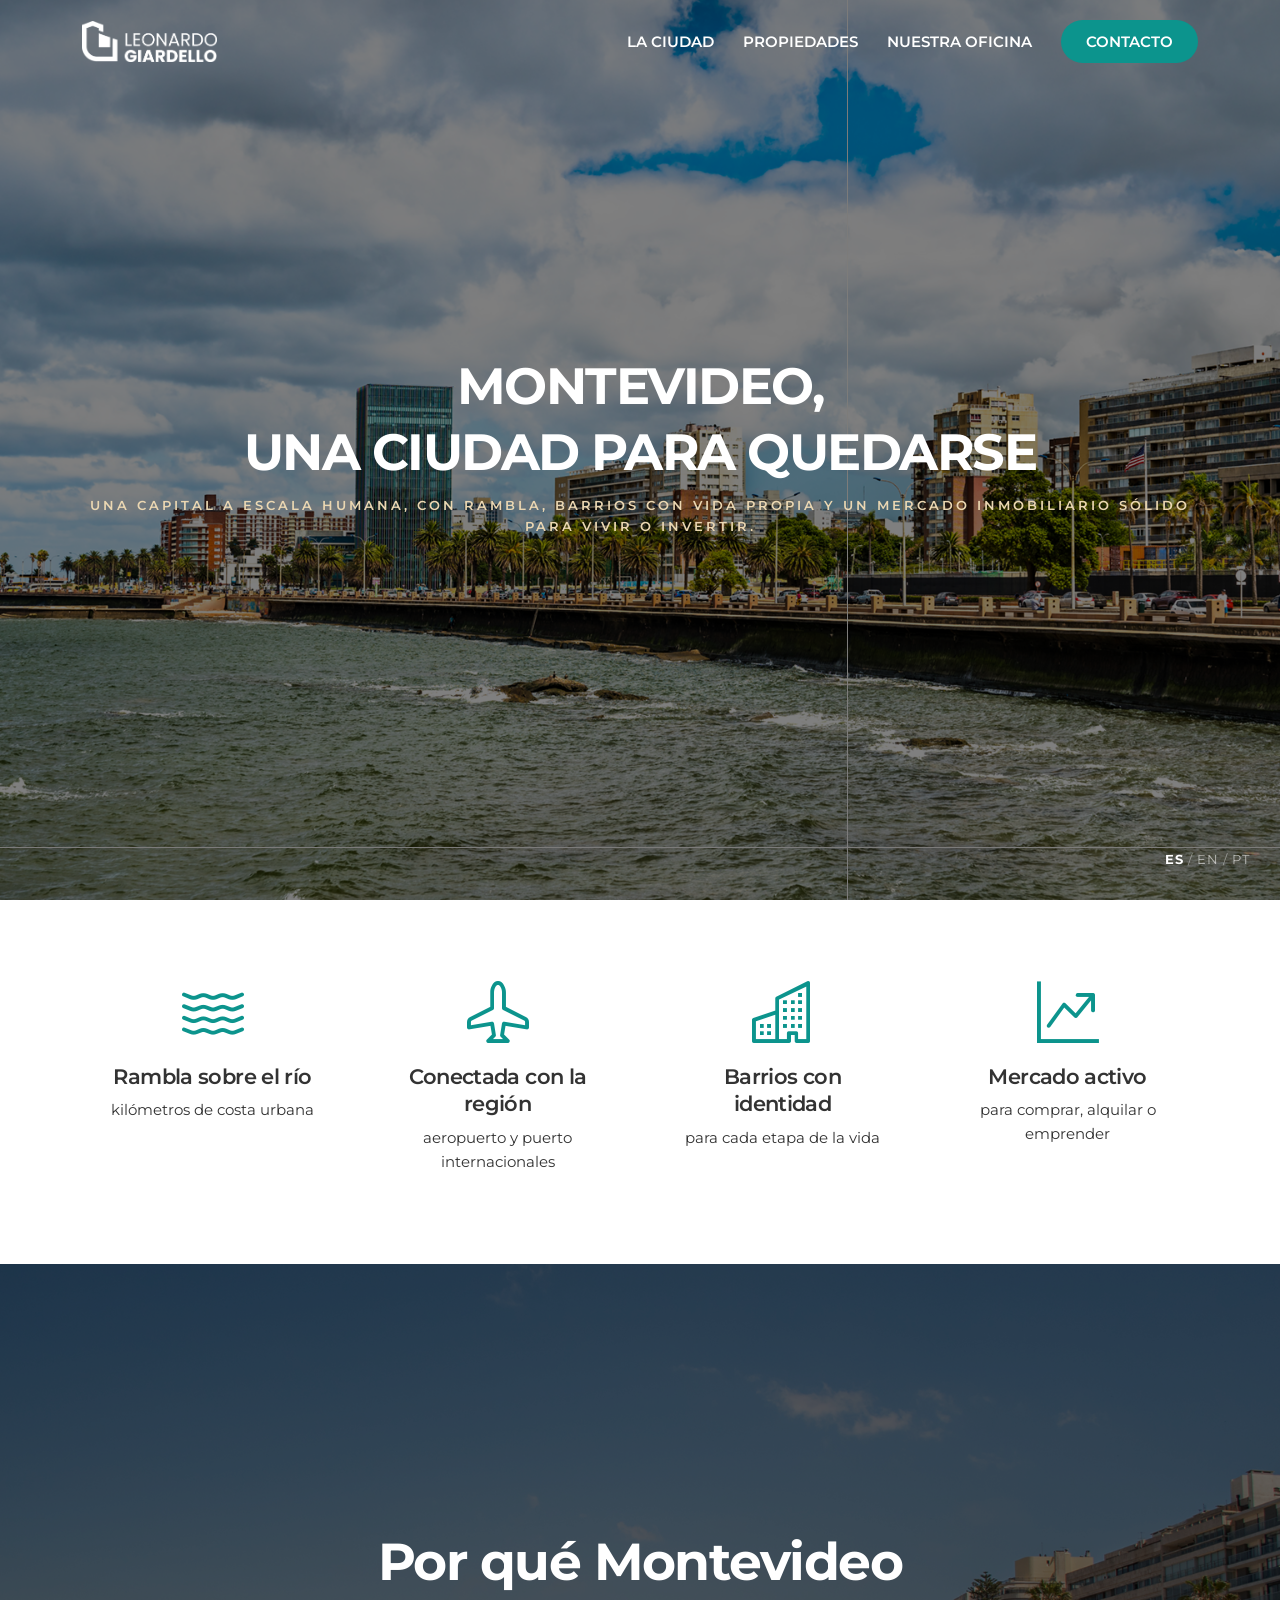
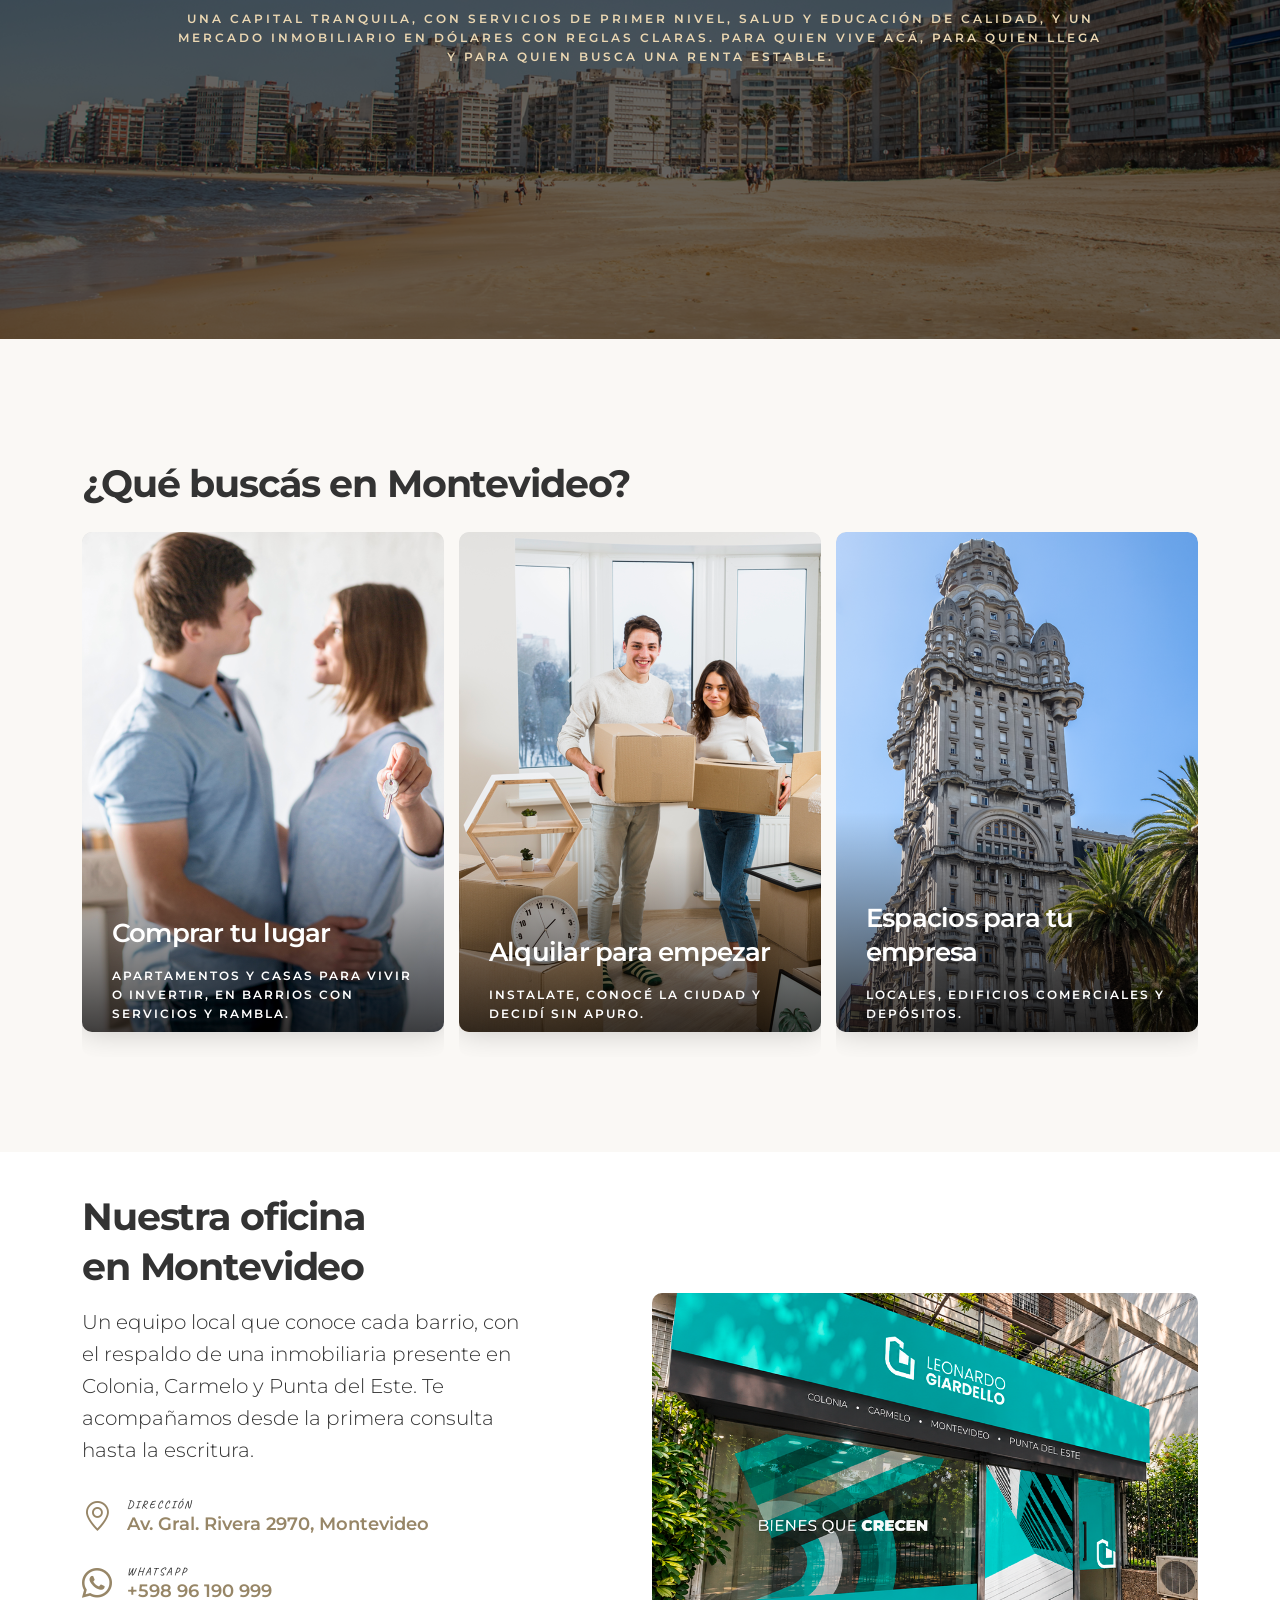
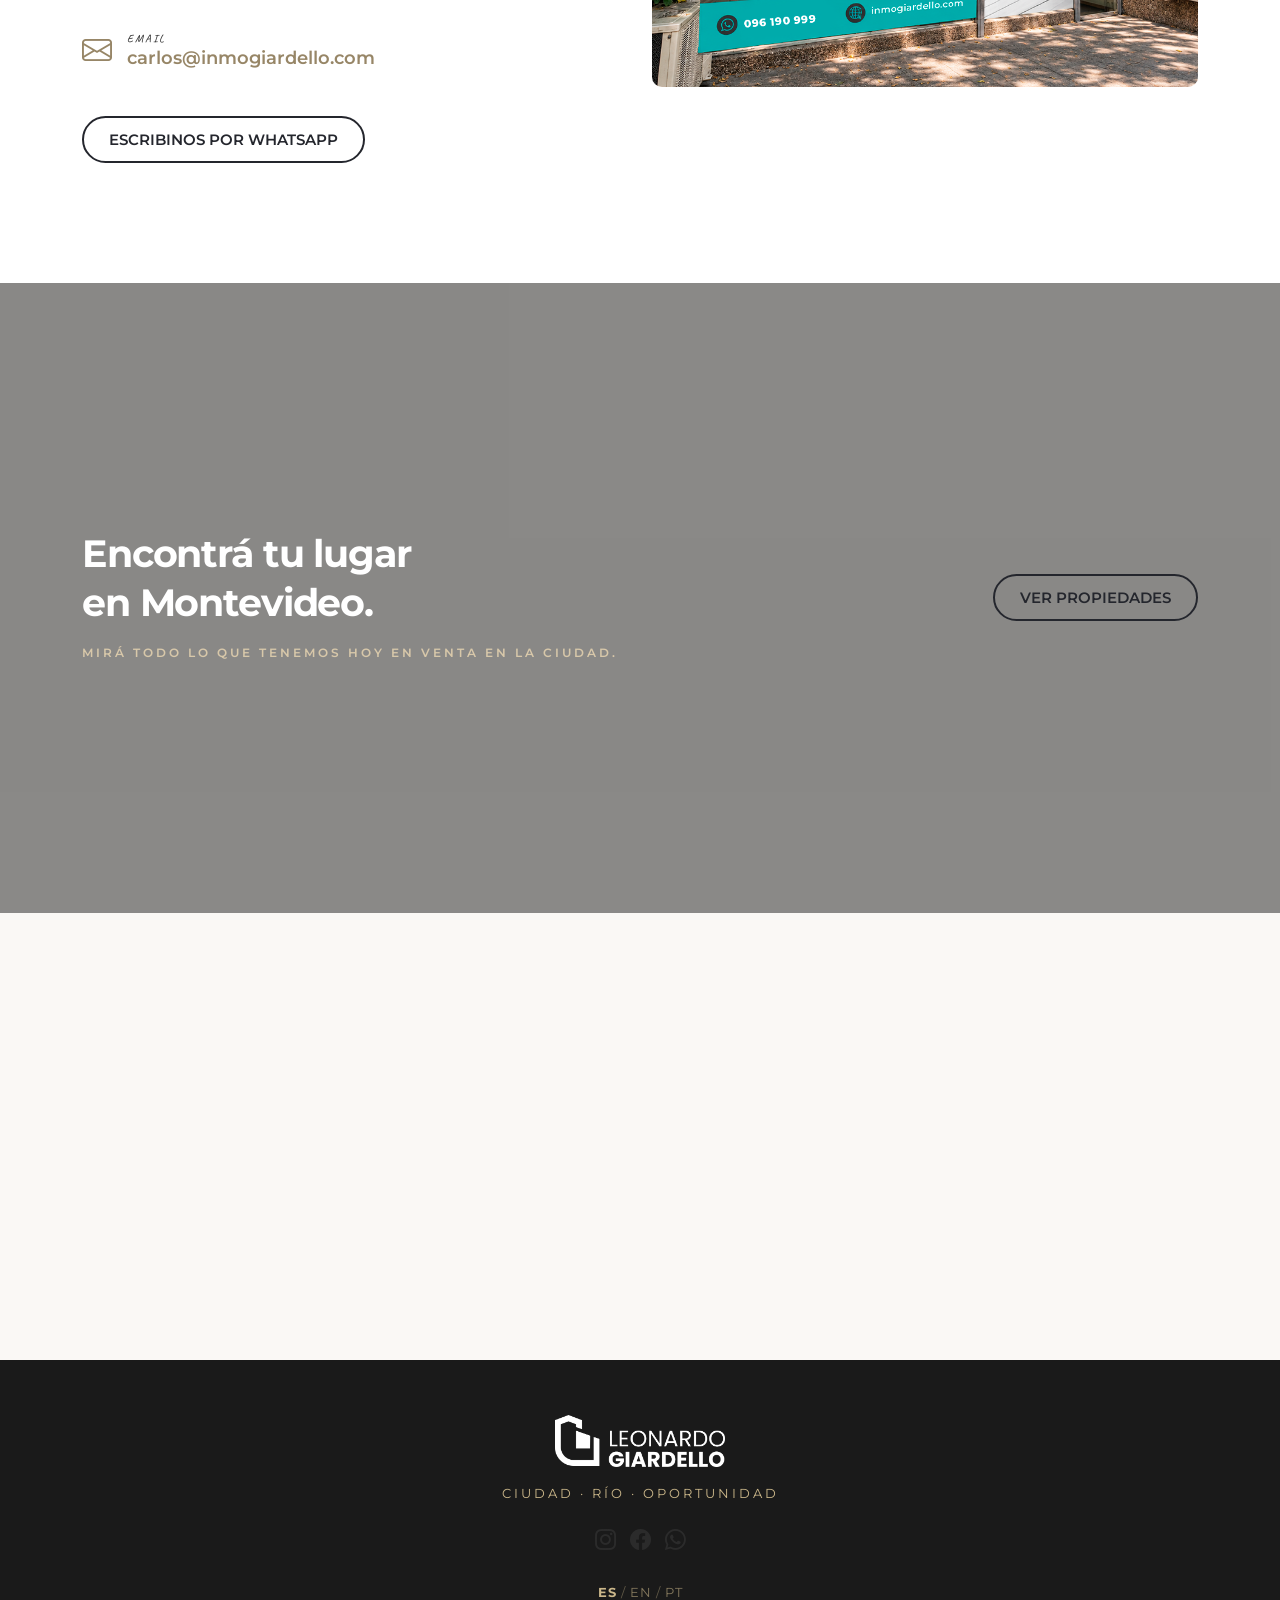
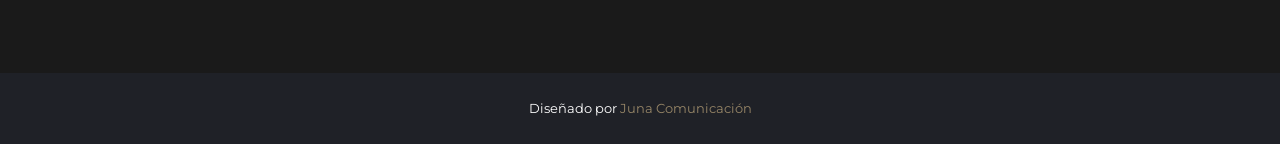
<file: montevideo_index_es.html>
<!DOCTYPE html>
<html lang="es">
<head>
<meta charset="utf-8">
<meta name="viewport" content="width=device-width, initial-scale=1">
<meta name="description" content="Apartamentos, casas y espacios comerciales en venta y alquiler en Montevideo. Oficina local de Inmobiliaria Leonardo Giardello para comprar, alquilar o instalar tu empresa en la capital de Uruguay.">
<meta name="author" content="Juna Comunicación">
<title>Inmobiliaria Leonardo Giardello | Propiedades en Montevideo</title>
<link rel="shortcut icon" href="img/favicon.ico" type="image/x-icon">
<!-- SEO internacional: enlaza las versiones de idioma (pasar a URL absoluta con el dominio final) -->
<link rel="alternate" hreflang="es" href="montevideo_index_es.html">
<link rel="alternate" hreflang="en" href="montevideo_index_en.html">
<link rel="alternate" hreflang="pt" href="montevideo_index_pt.html">
<link rel="alternate" hreflang="x-default" href="montevideo_index_es.html">
<link rel="preconnect" href="https://fonts.googleapis.com">
<link rel="preconnect" href="https://fonts.gstatic.com" crossorigin>
<link href="https://fonts.googleapis.com/css2?family=Caveat:wght@400;500&family=Montserrat:wght@300;400;500;600;700&display=swap" rel="stylesheet">
<link href="css/bootstrap.min.css" rel="stylesheet">
<link href="css/style.css" rel="stylesheet">
<link href="css/vendors.min.css" rel="stylesheet">
<link href="css/custom.css" rel="stylesheet">
</head>

<body data-bs-spy="scroll" data-bs-offset="120" data-bs-target="#mainNav">

<div id="preloader"><div data-loader="circle-side"></div></div>

<header class="fixed_header menu_v1">
    <div class="layer"></div>
    <div class="container">
        <div class="row align-items-center">
            <div class="col-md-3 col-5">
                <a href="montevideo_index_es.html" class="logo_normal"><img src="img/logo.png" width="135" height="45" alt="Giardello" class="img-fluid"></a>
                <a href="montevideo_index_es.html" class="logo_sticky"><img src="img/logo_sticky.png" width="135" height="45" alt="Giardello" class="img-fluid"></a>
            </div>
            <div class="col-md-9 col-7">
                <div class="main-menu">
                    <a href="#0" class="closebt open_close_menu"><i class="bi bi-x"></i></a>
                    <div class="logo_panel"><img src="img/logo_sticky.png" width="135" height="45" alt="Giardello"></div>
                    <nav id="mainNav">
                        <ul>
                            <li><a href="#vision" class="js-scroll-trigger animated_link">LA CIUDAD</a></li>
                            <li><a href="#propiedades" class="js-scroll-trigger animated_link">PROPIEDADES</a></li>
                            <li><a href="#oficina" class="js-scroll-trigger animated_link">NUESTRA OFICINA</a></li>
                            <li><a href="https://wa.me/59896190999?text=Hola%2C%20vi%20la%20web%20y%20quiero%20informaci%C3%B3n%20sobre%20propiedades%20en%20Montevideo." target="_blank" class="btn_1">CONTACTO</a></li>
                        </ul>
                    </nav>
                </div>
                <div class="hamburger_2 open_close_menu float-end">
                    <div class="hamburger__box"><div class="hamburger__inner"></div></div>
                </div>
            </div>
        </div>
    </div>
</header>

<main>

    <div class="hero full-height jarallax" data-jarallax data-speed="0.2">
        <img class="jarallax-img" src="img/hero-montevideo.png" alt="">
        <div class="wrapper opacity-mask d-flex align-items-center justify-content-center text-center animate_hero" data-opacity-mask="rgba(0, 0, 0, 0.5)">
            <div class="container">
                <h3 class="slide-animated two">Montevideo,<br>una ciudad para quedarse</h3>
                <small class="slide-animated one">Una capital a escala humana, con rambla, barrios con vida propia y un mercado inmobiliario sólido para vivir o invertir.</small>
            </div>
            <!-- Selector de idioma: códigos de texto, no banderas -->
            <div class="lang_wp">
                <div class="lang_switch" style="letter-spacing:1px;font-size:13px;"><a href="montevideo_index_es.html" style="color:#fff;font-weight:700;text-decoration:none;">ES</a> <span style="color:#fff;opacity:.4;">/</span> <a href="montevideo_index_en.html" style="color:#fff;opacity:.6;text-decoration:none;">EN</a> <span style="color:#fff;opacity:.4;">/</span> <a href="montevideo_index_pt.html" style="color:#fff;opacity:.6;text-decoration:none;">PT</a></div>
            </div>
        </div>
    </div>
    <!-- /Hero -->

    <div class="bg_white" id="about">
        <div class="container margin_120_95" style="padding-top:40px; padding-bottom:40px">
            <div class="row mt-4">
                <div class="col-lg-3 col-md-6"><div class="box_facilities no-border" data-cue="slideInUp"><i class="bi-water"></i><h3>Rambla sobre el río</h3><p>kilómetros de costa urbana</p></div></div>
                <div class="col-lg-3 col-md-6"><div class="box_facilities no-border" data-cue="slideInUp"><i class="bi-airplane"></i><h3>Conectada con la región</h3><p>aeropuerto y puerto internacionales</p></div></div>
                <div class="col-lg-3 col-md-6"><div class="box_facilities no-border" data-cue="slideInUp"><i class="bi-buildings"></i><h3>Barrios con identidad</h3><p>para cada etapa de la vida</p></div></div>
                <div class="col-lg-3 col-md-6"><div class="box_facilities no-border" data-cue="slideInUp"><i class="bi-graph-up-arrow"></i><h3>Mercado activo</h3><p>para comprar, alquilar o emprender</p></div></div>
            </div>
        </div>
    </div>
    <!-- /Stats -->

    <div class="bg_white">
        <div class="pinned-image pinned-image--medium" id="vision">
            <div class="pinned-image__container"><img src="img/montevideo-rambla.png" alt=""><div class="pinned-image__container-overlay"></div></div>
            <div class="pinned_over_content">
                <div class="title white">
                    <h2 data-cue="slideInUp" data-delay="300">Por qué Montevideo</h2>
                    <small data-cue="slideInUp" data-delay="200" style="padding:0 10% 0 10%; text-align:center">Una capital tranquila, con servicios de primer nivel, salud y educación de calidad, y un mercado inmobiliario en dólares con reglas claras. Para quien vive acá, para quien llega y para quien busca una renta estable.</small>
                </div>
            </div>
        </div>
    </div>
    <!-- /Por qué la ciudad -->

    <div class="container margin_120_95" id="propiedades">
        <div class="title mb-4"><h2 data-cue="slideInUp" data-delay="200">¿Qué buscás en Montevideo?</h2></div>
        <div class="owl-carousel owl-theme carousel_item_3 rounded-img">
            <!-- LINK: venta en Montevideo (apartamentos + casas + comerciales) -->
            <div class="item" data-cues="slideInUp" data-delay="300">
                <a href="https://www.inmogiardello.com/Buscar?operation=1&amp;locations=51720&amp;o=2,2" target="_blank" class="box_cat_rooms"><figure><div class="background-image" data-background="url(img/mvd-vivir.png)"></div><div class="info"><h3>Comprar tu lugar</h3><small>Apartamentos y casas para vivir o invertir, en barrios con servicios y rambla.</small><span>Ver en venta</span></div></figure></a>
            </div>
            <div class="item" data-cues="slideInUp" data-delay="400">
                <a href="https://www.inmogiardello.com/Buscar?operation=2&amp;locations=51720&amp;o=2,2" target="_blank" class="box_cat_rooms"><figure><div class="background-image" data-background="url(img/mvd-alquilar.png)"></div><div class="info"><h3>Alquilar para empezar</h3><small>Instalate, conocé la ciudad y decidí sin apuro.</small><span>Ver alquileres</span></div></figure></a>
            </div>
            <!-- LINK: hoy va a toda la venta de Montevideo. Si se consigue el código ptypes de Local/Edificio Comercial/Depósito, filtrar acá -->
            <div class="item" data-cues="slideInUp" data-delay="500">
                <a href="https://www.inmogiardello.com/Buscar?operation=1&amp;locations=51720&amp;o=2,2" target="_blank" class="box_cat_rooms"><figure><div class="background-image" data-background="url(img/mvd-comercial.png)"></div><div class="info"><h3>Espacios para tu empresa</h3><small>Locales, edificios comerciales y depósitos.</small><span>Ver espacios</span></div></figure></a>
            </div>
        </div>
    </div>
    <!-- /Propiedades por intención -->

    <div class="bg_white" id="oficina">
        <div class="container margin_120_95" style="padding-top:40px">
            <div class="row justify-content-between flex-lg-row-reverse align-items-center">
                <div class="col-lg-6"><img src="img/oficina-mvd.png" alt="" class="img-fluid rounded-img"></div>
                <div class="col-lg-5">
                    <div class="intro">
                        <div class="title"><h2>Nuestra oficina<br>en Montevideo</h2></div>
                        <p class="lead">Un equipo local que conoce cada barrio, con el respaldo de una inmobiliaria presente en Colonia, Carmelo y Punta del Este. Te acompañamos desde la primera consulta hasta la escritura.</p>
                        <!-- COMPLETAR: datos reales de la oficina (los mismos en todos los idiomas) -->
                        <div class="phone_element no_borders"><a href="https://www.google.com/maps/search/?api=1&amp;query=Av.+Gral.+Rivera+2970,+11400+Montevideo,+Uruguay" target="_blank"><i class="bi bi-geo-alt"></i><span><em>Dirección</em>Av. Gral. Rivera 2970, Montevideo</span></a></div>
                        <div class="phone_element no_borders"><a href="https://wa.me/59896190999?text=Hola%2C%20vi%20la%20web%20y%20quiero%20informaci%C3%B3n%20sobre%20propiedades%20en%20Montevideo." target="_blank"><i class="bi bi-whatsapp"></i><span><em>WhatsApp</em>+598 96 190 999</span></a></div>
                        <div class="phone_element no_borders"><a href="mailto:carlos@inmogiardello.com"><i class="bi bi-envelope"></i><span><em>Email</em>carlos@inmogiardello.com</span></a></div>
                        <p class="mt-4"><a href="https://wa.me/59896190999?text=Hola%2C%20vi%20la%20web%20y%20quiero%20informaci%C3%B3n%20sobre%20propiedades%20en%20Montevideo." target="_blank" class="btn_1 outline">ESCRIBINOS POR WHATSAPP</a></p>
                    </div>
                </div>
            </div>
        </div>
    </div>
    <!-- /Oficina local -->

    <div class="parallax_section_1 jarallax" data-jarallax data-speed="0.2">
        <img class="jarallax-img kenburns-2" src="img/cta-montevideo.png" alt="">
        <div class="wrapper opacity-mask d-flex align-items-center" data-opacity-mask="rgba(0, 0, 0, 0.45)">
            <div class="container">
                <div class="row justify-content-between align-items-center">
                    <div class="col-lg-7"><div class="title white"><h2>Encontrá tu lugar<br>en Montevideo.</h2><small>Mirá todo lo que tenemos hoy en venta en la ciudad.</small></div></div>
                    <div class="col-lg-4 text-lg-end mt-3 mt-lg-0"><a href="https://www.inmogiardello.com/Buscar?operation=1&amp;locations=51720&amp;o=2,2" target="_blank" class="btn_1 outline">VER PROPIEDADES</a></div>
                </div>
            </div>
        </div>
    </div>
    <!-- /CTA: derivación principal a la web -->

</main>

<!-- Mapa: reemplazar por el embed oficial de Google Maps (Compartir > Insertar un mapa) de la oficina -->
<div class="map_contact">
    <iframe src="https://www.google.com/maps?q=Av.+Gral.+Rivera+2970,+11400+Montevideo,+Uruguay&amp;output=embed" width="600" height="450" style="border:0;" allowfullscreen="" loading="lazy" referrerpolicy="no-referrer-when-downgrade"></iframe>
</div>

<footer id="contacto" style="background:#1a1a1a;padding:55px 0 45px;text-align:center;">
    <div class="container">
        <a href="montevideo_index_es.html"><img src="img/logo.png" alt="Giardello" width="170" class="img-fluid mb-3"></a>
        <p style="color:#cbb78a;letter-spacing:3px;font-size:13px;margin-bottom:20px;">CIUDAD &middot; RÍO &middot; OPORTUNIDAD</p>
        <div class="social">
            <ul>
                <li><a href="https://www.instagram.com/leonardogiardello.inmobiliaria/" target="_blank"><i class="bi bi-instagram"></i></a></li>
                <li><a href="https://www.facebook.com/InmobiliariaEnColonia" target="_blank"><i class="bi bi-facebook"></i></a></li>
                <li><a href="https://wa.me/59896190999?text=Hola%2C%20vi%20la%20web%20y%20quiero%20informaci%C3%B3n%20sobre%20propiedades%20en%20Montevideo." target="_blank"><i class="bi bi-whatsapp"></i></a></li>
            </ul>
        </div>
        <p style="letter-spacing:1px;font-size:13px;margin-top:18px;"><a href="montevideo_index_es.html" style="color:#cbb78a;font-weight:700;text-decoration:none;">ES</a> <span style="color:#cbb78a;opacity:.4;">/</span> <a href="montevideo_index_en.html" style="color:#cbb78a;opacity:.6;text-decoration:none;">EN</a> <span style="color:#cbb78a;opacity:.4;">/</span> <a href="montevideo_index_pt.html" style="color:#cbb78a;opacity:.6;text-decoration:none;">PT</a></p>
    </div>
</footer>

<div class="copy"><div class="container">Diseñado por <a href="https://juna.com.uy/" target="_blank">Juna Comunicación</a></div></div>

<script src="js/common_scripts.js"></script>
<script src="js/common_functions.js"></script>
<script src="js/jquery.easing.min.js"></script>
<script src="js/scrolling-nav.js"></script>

</body>
</html>
</file>
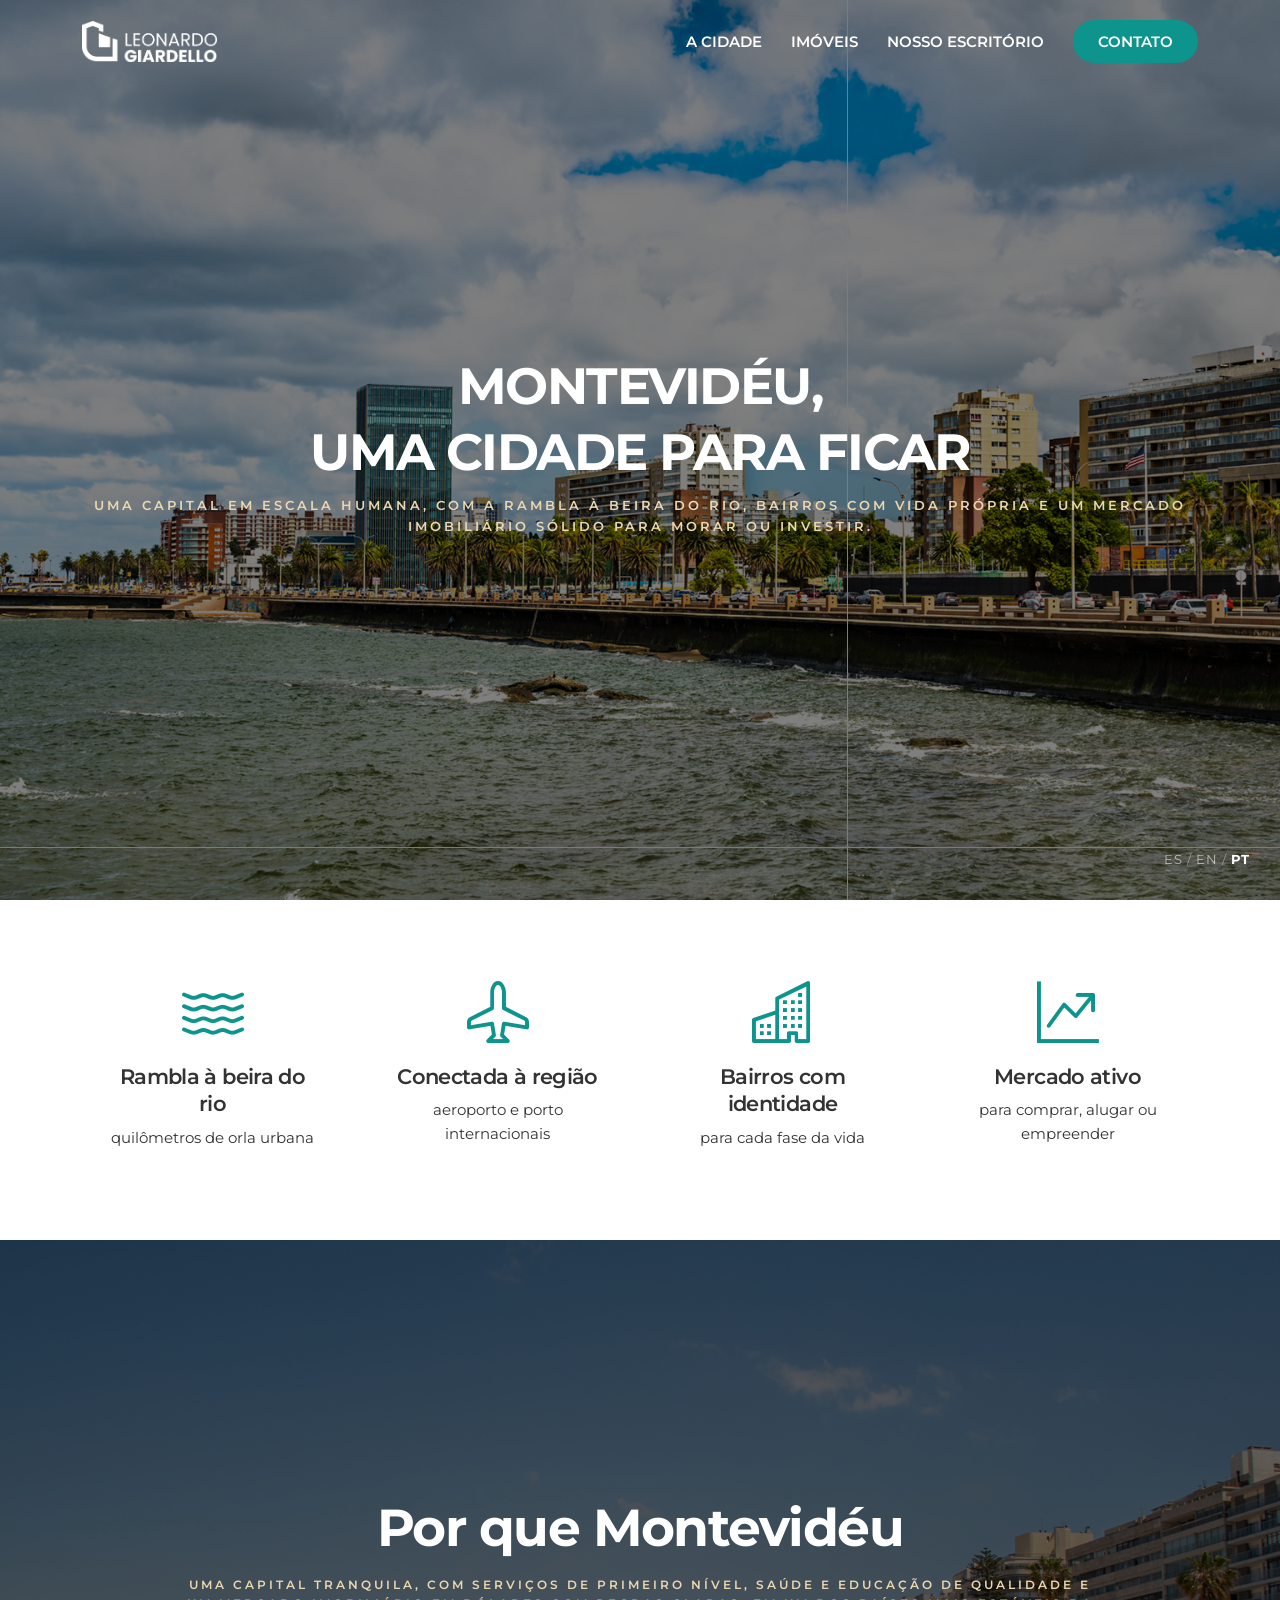
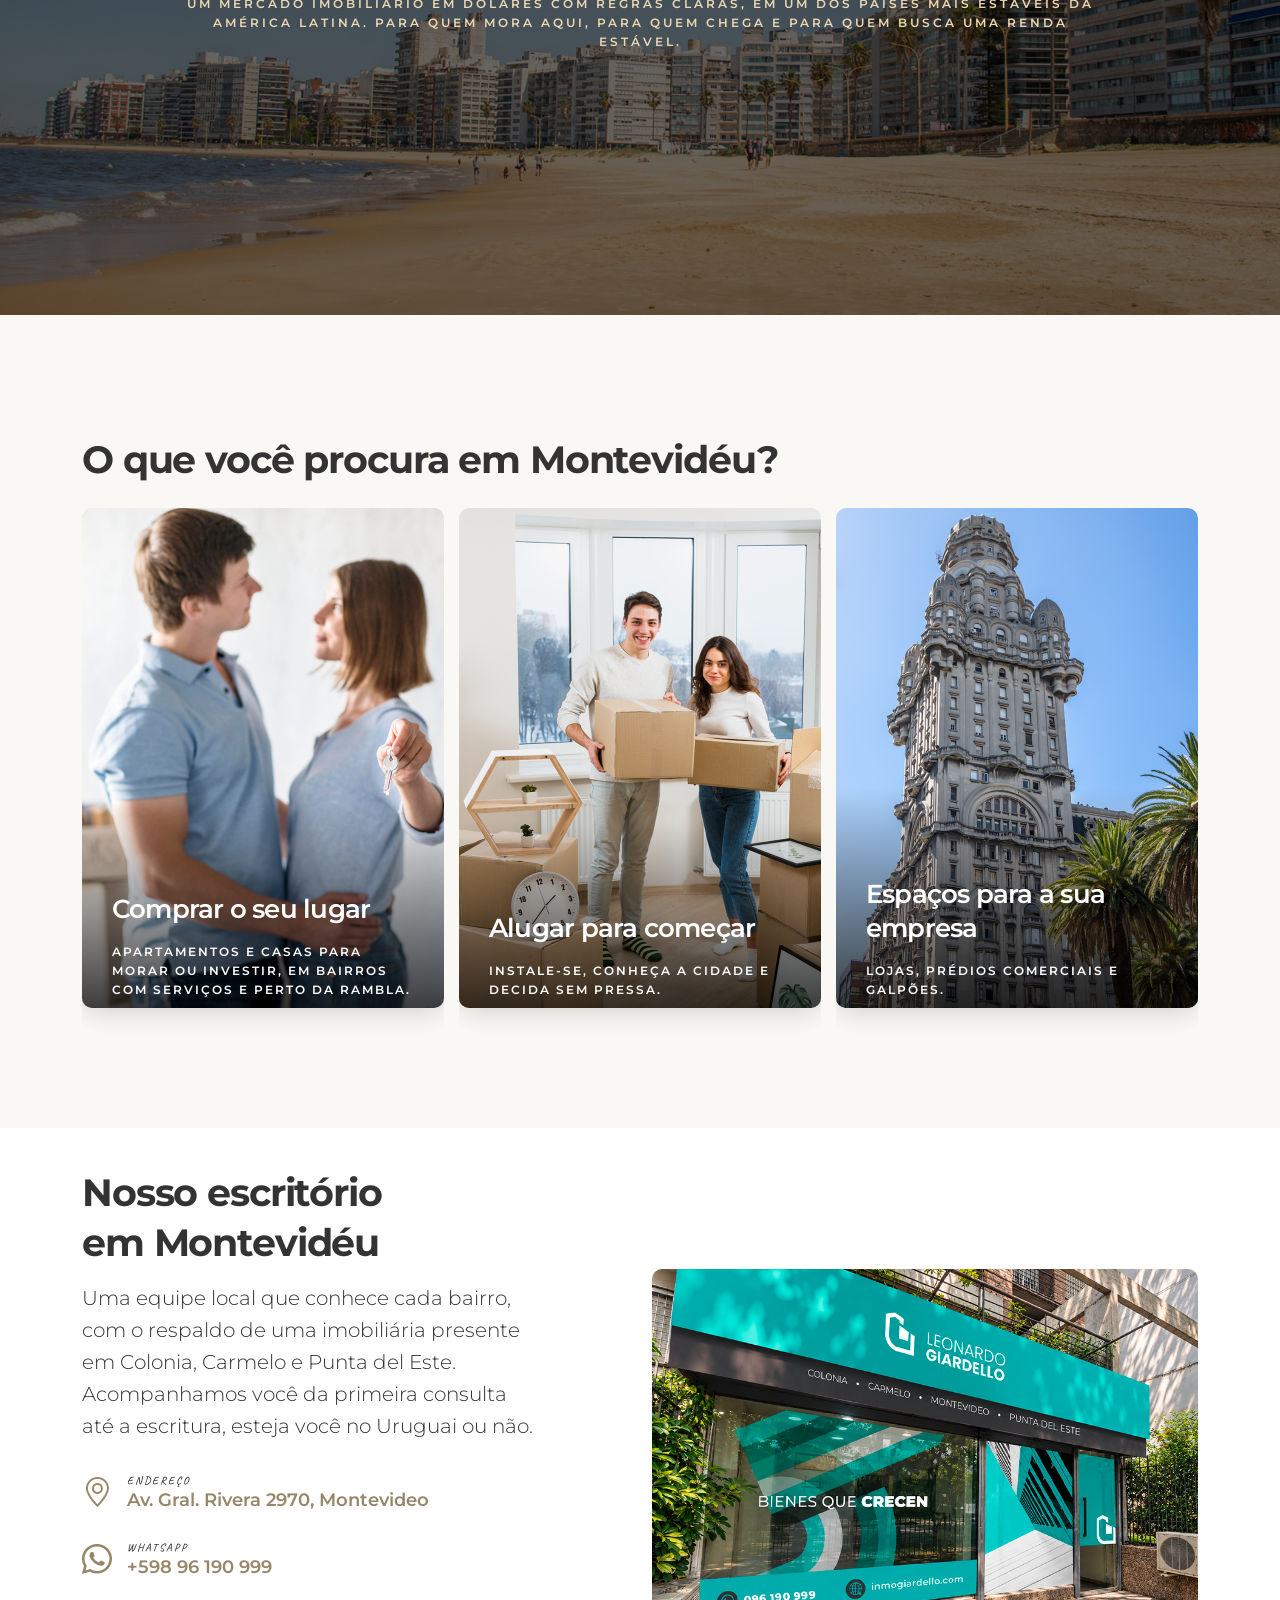
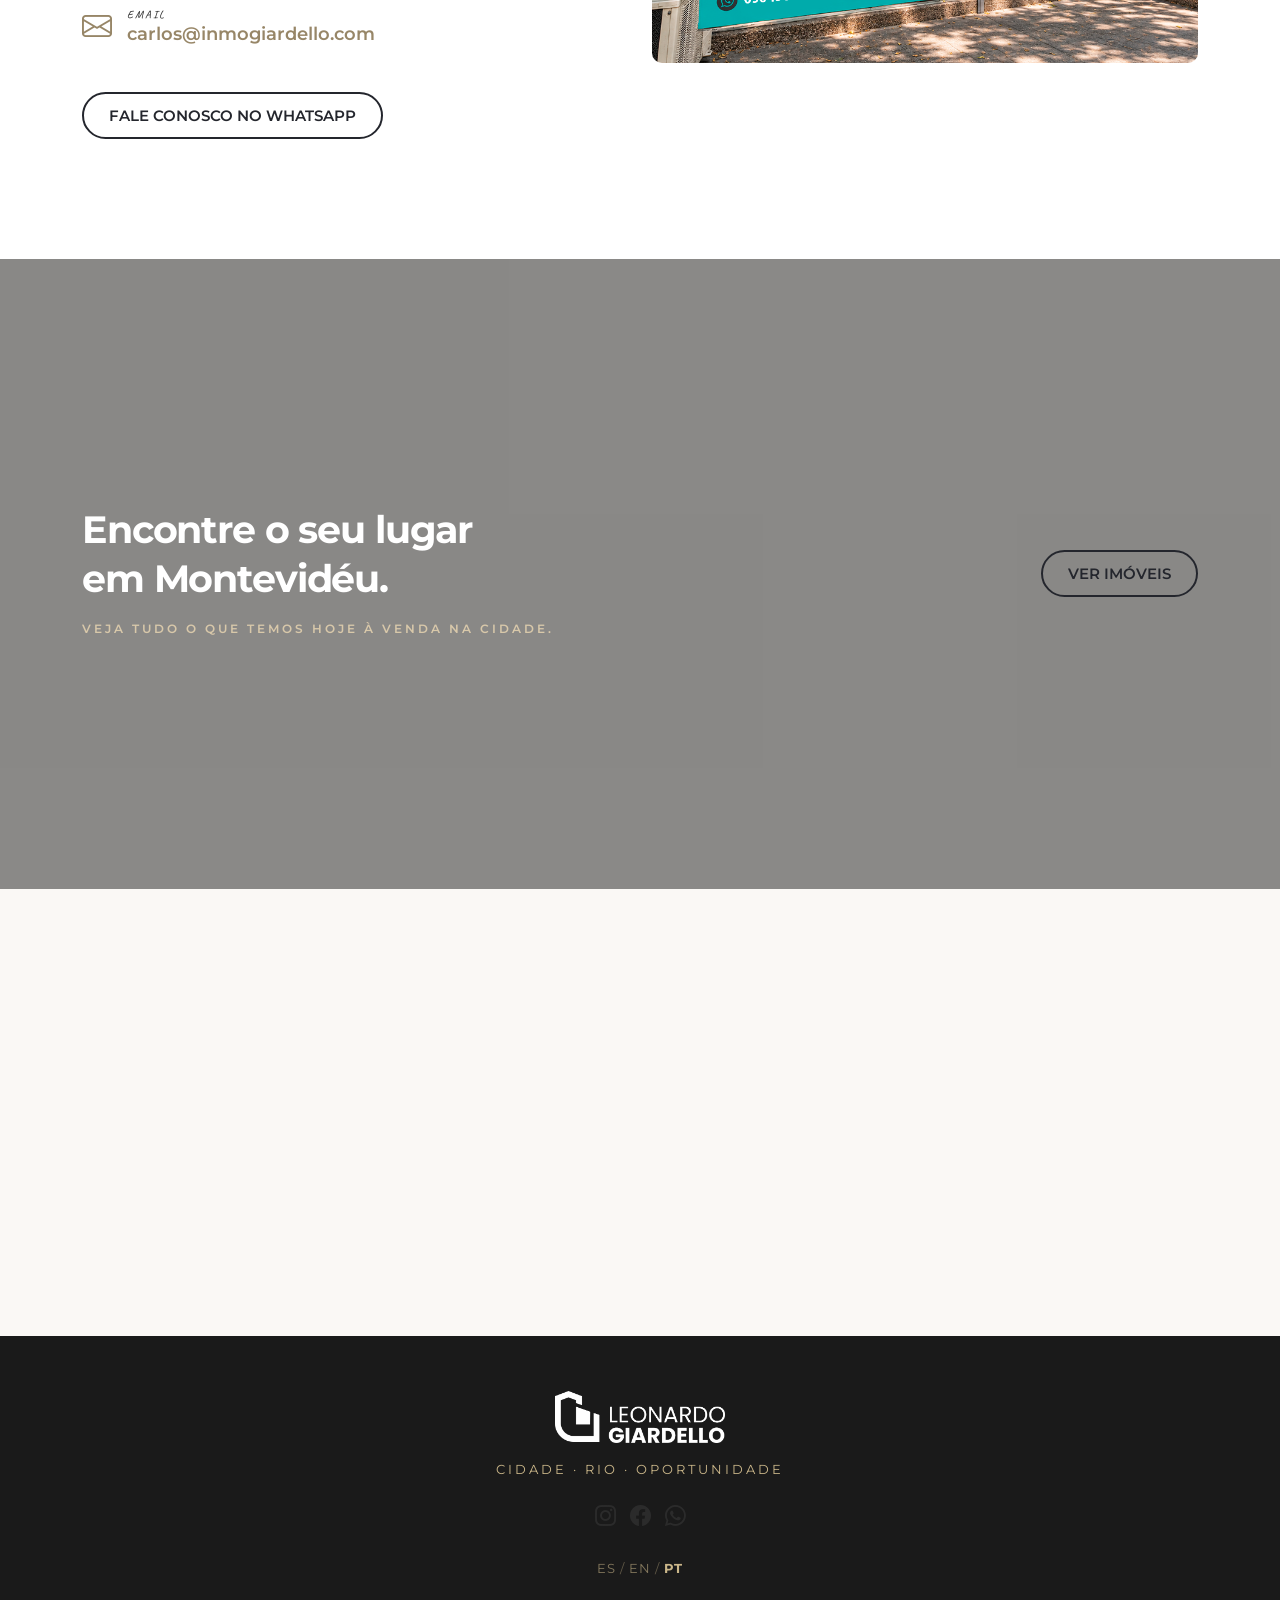
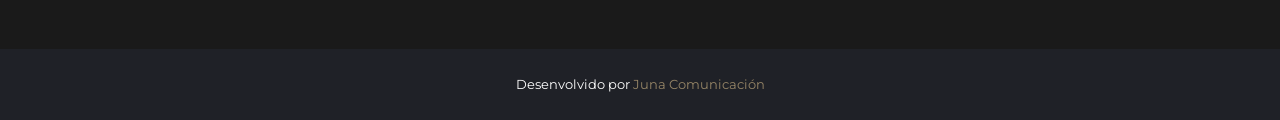
<file: montevideo_index_pt.html>
<!DOCTYPE html>
<html lang="pt-BR">
<head>
<meta charset="utf-8">
<meta name="viewport" content="width=device-width, initial-scale=1">
<meta name="description" content="Apartamentos, casas e imóveis comerciais à venda e para alugar em Montevidéu, Uruguai. Escritório local da Leonardo Giardello para comprar, alugar ou instalar a sua empresa na capital.">
<meta name="author" content="Juna Comunicación">
<title>Leonardo Giardello Imobiliária | Imóveis em Montevidéu, Uruguai</title>
<link rel="shortcut icon" href="img/favicon.ico" type="image/x-icon">
<!-- SEO internacional: enlaza las versiones de idioma (pasar a URL absoluta con el dominio final) -->
<link rel="alternate" hreflang="es" href="montevideo_index_es.html">
<link rel="alternate" hreflang="en" href="montevideo_index_en.html">
<link rel="alternate" hreflang="pt" href="montevideo_index_pt.html">
<link rel="alternate" hreflang="x-default" href="montevideo_index_es.html">
<link rel="preconnect" href="https://fonts.googleapis.com">
<link rel="preconnect" href="https://fonts.gstatic.com" crossorigin>
<link href="https://fonts.googleapis.com/css2?family=Caveat:wght@400;500&family=Montserrat:wght@300;400;500;600;700&display=swap" rel="stylesheet">
<link href="css/bootstrap.min.css" rel="stylesheet">
<link href="css/style.css" rel="stylesheet">
<link href="css/vendors.min.css" rel="stylesheet">
<link href="css/custom.css" rel="stylesheet">
</head>

<body data-bs-spy="scroll" data-bs-offset="120" data-bs-target="#mainNav">

<div id="preloader"><div data-loader="circle-side"></div></div>

<header class="fixed_header menu_v1">
    <div class="layer"></div>
    <div class="container">
        <div class="row align-items-center">
            <div class="col-md-3 col-5">
                <a href="montevideo_index_pt.html" class="logo_normal"><img src="img/logo.png" width="135" height="45" alt="Giardello" class="img-fluid"></a>
                <a href="montevideo_index_pt.html" class="logo_sticky"><img src="img/logo_sticky.png" width="135" height="45" alt="Giardello" class="img-fluid"></a>
            </div>
            <div class="col-md-9 col-7">
                <div class="main-menu">
                    <a href="#0" class="closebt open_close_menu"><i class="bi bi-x"></i></a>
                    <div class="logo_panel"><img src="img/logo_sticky.png" width="135" height="45" alt="Giardello"></div>
                    <nav id="mainNav">
                        <ul>
                            <li><a href="#vision" class="js-scroll-trigger animated_link">A CIDADE</a></li>
                            <li><a href="#propiedades" class="js-scroll-trigger animated_link">IMÓVEIS</a></li>
                            <li><a href="#oficina" class="js-scroll-trigger animated_link">NOSSO ESCRITÓRIO</a></li>
                            <li><a href="https://wa.me/59896190999?text=Ol%C3%A1%2C%20vi%20o%20site%20e%20gostaria%20de%20informa%C3%A7%C3%B5es%20sobre%20im%C3%B3veis%20em%20Montevid%C3%A9u." target="_blank" class="btn_1">CONTATO</a></li>
                        </ul>
                    </nav>
                </div>
                <div class="hamburger_2 open_close_menu float-end">
                    <div class="hamburger__box"><div class="hamburger__inner"></div></div>
                </div>
            </div>
        </div>
    </div>
</header>

<main>

    <div class="hero full-height jarallax" data-jarallax data-speed="0.2">
        <img class="jarallax-img" src="img/hero-montevideo.png" alt="">
        <div class="wrapper opacity-mask d-flex align-items-center justify-content-center text-center animate_hero" data-opacity-mask="rgba(0, 0, 0, 0.5)">
            <div class="container">
                <h3 class="slide-animated two">Montevidéu,<br>uma cidade para ficar</h3>
                <small class="slide-animated one">Uma capital em escala humana, com a rambla à beira do rio, bairros com vida própria e um mercado imobiliário sólido para morar ou investir.</small>
            </div>
            <!-- Selector de idioma: códigos de texto, no banderas -->
            <div class="lang_wp">
                <div class="lang_switch" style="letter-spacing:1px;font-size:13px;"><a href="montevideo_index_es.html" style="color:#fff;opacity:.6;text-decoration:none;">ES</a> <span style="color:#fff;opacity:.4;">/</span> <a href="montevideo_index_en.html" style="color:#fff;opacity:.6;text-decoration:none;">EN</a> <span style="color:#fff;opacity:.4;">/</span> <a href="montevideo_index_pt.html" style="color:#fff;font-weight:700;text-decoration:none;">PT</a></div>
            </div>
        </div>
    </div>
    <!-- /Hero -->

    <div class="bg_white" id="about">
        <div class="container margin_120_95" style="padding-top:40px; padding-bottom:40px">
            <div class="row mt-4">
                <div class="col-lg-3 col-md-6"><div class="box_facilities no-border" data-cue="slideInUp"><i class="bi-water"></i><h3>Rambla à beira do rio</h3><p>quilômetros de orla urbana</p></div></div>
                <div class="col-lg-3 col-md-6"><div class="box_facilities no-border" data-cue="slideInUp"><i class="bi-airplane"></i><h3>Conectada à região</h3><p>aeroporto e porto internacionais</p></div></div>
                <div class="col-lg-3 col-md-6"><div class="box_facilities no-border" data-cue="slideInUp"><i class="bi-buildings"></i><h3>Bairros com identidade</h3><p>para cada fase da vida</p></div></div>
                <div class="col-lg-3 col-md-6"><div class="box_facilities no-border" data-cue="slideInUp"><i class="bi-graph-up-arrow"></i><h3>Mercado ativo</h3><p>para comprar, alugar ou empreender</p></div></div>
            </div>
        </div>
    </div>
    <!-- /Stats -->

    <div class="bg_white">
        <div class="pinned-image pinned-image--medium" id="vision">
            <div class="pinned-image__container"><img src="img/montevideo-rambla.png" alt=""><div class="pinned-image__container-overlay"></div></div>
            <div class="pinned_over_content">
                <div class="title white">
                    <h2 data-cue="slideInUp" data-delay="300">Por que Montevidéu</h2>
                    <small data-cue="slideInUp" data-delay="200" style="padding:0 10% 0 10%; text-align:center">Uma capital tranquila, com serviços de primeiro nível, saúde e educação de qualidade e um mercado imobiliário em dólares com regras claras, em um dos países mais estáveis da América Latina. Para quem mora aqui, para quem chega e para quem busca uma renda estável.</small>
                </div>
            </div>
        </div>
    </div>
    <!-- /Por qué la ciudad -->

    <div class="container margin_120_95" id="propiedades">
        <div class="title mb-4"><h2 data-cue="slideInUp" data-delay="200">O que você procura em Montevidéu?</h2></div>
        <div class="owl-carousel owl-theme carousel_item_3 rounded-img">
            <!-- LINK: venta en Montevideo (apartamentos + casas + comerciales) -->
            <div class="item" data-cues="slideInUp" data-delay="300">
                <a href="https://www.inmogiardello.com/Buscar?operation=1&amp;locations=51720&amp;o=2,2" target="_blank" class="box_cat_rooms"><figure><div class="background-image" data-background="url(img/mvd-vivir.png)"></div><div class="info"><h3>Comprar o seu lugar</h3><small>Apartamentos e casas para morar ou investir, em bairros com serviços e perto da rambla.</small><span>Ver à venda</span></div></figure></a>
            </div>
            <div class="item" data-cues="slideInUp" data-delay="400">
                <a href="https://www.inmogiardello.com/Buscar?operation=2&amp;locations=51720&amp;o=2,2" target="_blank" class="box_cat_rooms"><figure><div class="background-image" data-background="url(img/mvd-alquilar.png)"></div><div class="info"><h3>Alugar para começar</h3><small>Instale-se, conheça a cidade e decida sem pressa.</small><span>Ver aluguéis</span></div></figure></a>
            </div>
            <!-- LINK: hoy va a toda la venta de Montevideo. Si se consigue el código ptypes de Local/Edificio Comercial/Depósito, filtrar acá -->
            <div class="item" data-cues="slideInUp" data-delay="500">
                <a href="https://www.inmogiardello.com/Buscar?operation=1&amp;locations=51720&amp;o=2,2" target="_blank" class="box_cat_rooms"><figure><div class="background-image" data-background="url(img/mvd-comercial.png)"></div><div class="info"><h3>Espaços para a sua empresa</h3><small>Lojas, prédios comerciais e galpões.</small><span>Ver espaços</span></div></figure></a>
            </div>
        </div>
    </div>
    <!-- /Propiedades por intención -->

    <div class="bg_white" id="oficina">
        <div class="container margin_120_95" style="padding-top:40px">
            <div class="row justify-content-between flex-lg-row-reverse align-items-center">
                <div class="col-lg-6"><img src="img/oficina-mvd.png" alt="" class="img-fluid rounded-img"></div>
                <div class="col-lg-5">
                    <div class="intro">
                        <div class="title"><h2>Nosso escritório<br>em Montevidéu</h2></div>
                        <p class="lead">Uma equipe local que conhece cada bairro, com o respaldo de uma imobiliária presente em Colonia, Carmelo e Punta del Este. Acompanhamos você da primeira consulta até a escritura, esteja você no Uruguai ou não.</p>
                        <!-- COMPLETAR: datos reales de la oficina (los mismos en todos los idiomas) -->
                        <div class="phone_element no_borders"><a href="https://www.google.com/maps/search/?api=1&amp;query=Av.+Gral.+Rivera+2970,+11400+Montevideo,+Uruguay" target="_blank"><i class="bi bi-geo-alt"></i><span><em>Endereço</em>Av. Gral. Rivera 2970, Montevideo</span></a></div>
                        <div class="phone_element no_borders"><a href="https://wa.me/59896190999?text=Ol%C3%A1%2C%20vi%20o%20site%20e%20gostaria%20de%20informa%C3%A7%C3%B5es%20sobre%20im%C3%B3veis%20em%20Montevid%C3%A9u." target="_blank"><i class="bi bi-whatsapp"></i><span><em>WhatsApp</em>+598 96 190 999</span></a></div>
                        <div class="phone_element no_borders"><a href="mailto:carlos@inmogiardello.com"><i class="bi bi-envelope"></i><span><em>Email</em>carlos@inmogiardello.com</span></a></div>
                        <p class="mt-4"><a href="https://wa.me/59896190999?text=Ol%C3%A1%2C%20vi%20o%20site%20e%20gostaria%20de%20informa%C3%A7%C3%B5es%20sobre%20im%C3%B3veis%20em%20Montevid%C3%A9u." target="_blank" class="btn_1 outline">FALE CONOSCO NO WHATSAPP</a></p>
                    </div>
                </div>
            </div>
        </div>
    </div>
    <!-- /Oficina local -->

    <div class="parallax_section_1 jarallax" data-jarallax data-speed="0.2">
        <img class="jarallax-img kenburns-2" src="img/cta-montevideo.png" alt="">
        <div class="wrapper opacity-mask d-flex align-items-center" data-opacity-mask="rgba(0, 0, 0, 0.45)">
            <div class="container">
                <div class="row justify-content-between align-items-center">
                    <div class="col-lg-7"><div class="title white"><h2>Encontre o seu lugar<br>em Montevidéu.</h2><small>Veja tudo o que temos hoje à venda na cidade.</small></div></div>
                    <div class="col-lg-4 text-lg-end mt-3 mt-lg-0"><a href="https://www.inmogiardello.com/Buscar?operation=1&amp;locations=51720&amp;o=2,2" target="_blank" class="btn_1 outline">VER IMÓVEIS</a></div>
                </div>
            </div>
        </div>
    </div>
    <!-- /CTA: derivación principal a la web -->

</main>

<!-- Mapa: reemplazar por el embed oficial de Google Maps (Compartir > Insertar un mapa) de la oficina -->
<div class="map_contact">
    <iframe src="https://www.google.com/maps?q=Av.+Gral.+Rivera+2970,+11400+Montevideo,+Uruguay&amp;output=embed" width="600" height="450" style="border:0;" allowfullscreen="" loading="lazy" referrerpolicy="no-referrer-when-downgrade"></iframe>
</div>

<footer id="contacto" style="background:#1a1a1a;padding:55px 0 45px;text-align:center;">
    <div class="container">
        <a href="montevideo_index_pt.html"><img src="img/logo.png" alt="Giardello" width="170" class="img-fluid mb-3"></a>
        <p style="color:#cbb78a;letter-spacing:3px;font-size:13px;margin-bottom:20px;">CIDADE &middot; RIO &middot; OPORTUNIDADE</p>
        <div class="social">
            <ul>
                <li><a href="https://www.instagram.com/leonardogiardello.inmobiliaria/" target="_blank"><i class="bi bi-instagram"></i></a></li>
                <li><a href="https://www.facebook.com/InmobiliariaEnColonia" target="_blank"><i class="bi bi-facebook"></i></a></li>
                <li><a href="https://wa.me/59896190999?text=Ol%C3%A1%2C%20vi%20o%20site%20e%20gostaria%20de%20informa%C3%A7%C3%B5es%20sobre%20im%C3%B3veis%20em%20Montevid%C3%A9u." target="_blank"><i class="bi bi-whatsapp"></i></a></li>
            </ul>
        </div>
        <p style="letter-spacing:1px;font-size:13px;margin-top:18px;"><a href="montevideo_index_es.html" style="color:#cbb78a;opacity:.6;text-decoration:none;">ES</a> <span style="color:#cbb78a;opacity:.4;">/</span> <a href="montevideo_index_en.html" style="color:#cbb78a;opacity:.6;text-decoration:none;">EN</a> <span style="color:#cbb78a;opacity:.4;">/</span> <a href="montevideo_index_pt.html" style="color:#cbb78a;font-weight:700;text-decoration:none;">PT</a></p>
    </div>
</footer>

<div class="copy"><div class="container">Desenvolvido por <a href="https://juna.com.uy/" target="_blank">Juna Comunicación</a></div></div>

<script src="js/common_scripts.js"></script>
<script src="js/common_functions.js"></script>
<script src="js/jquery.easing.min.js"></script>
<script src="js/scrolling-nav.js"></script>

</body>
</html>
</file>
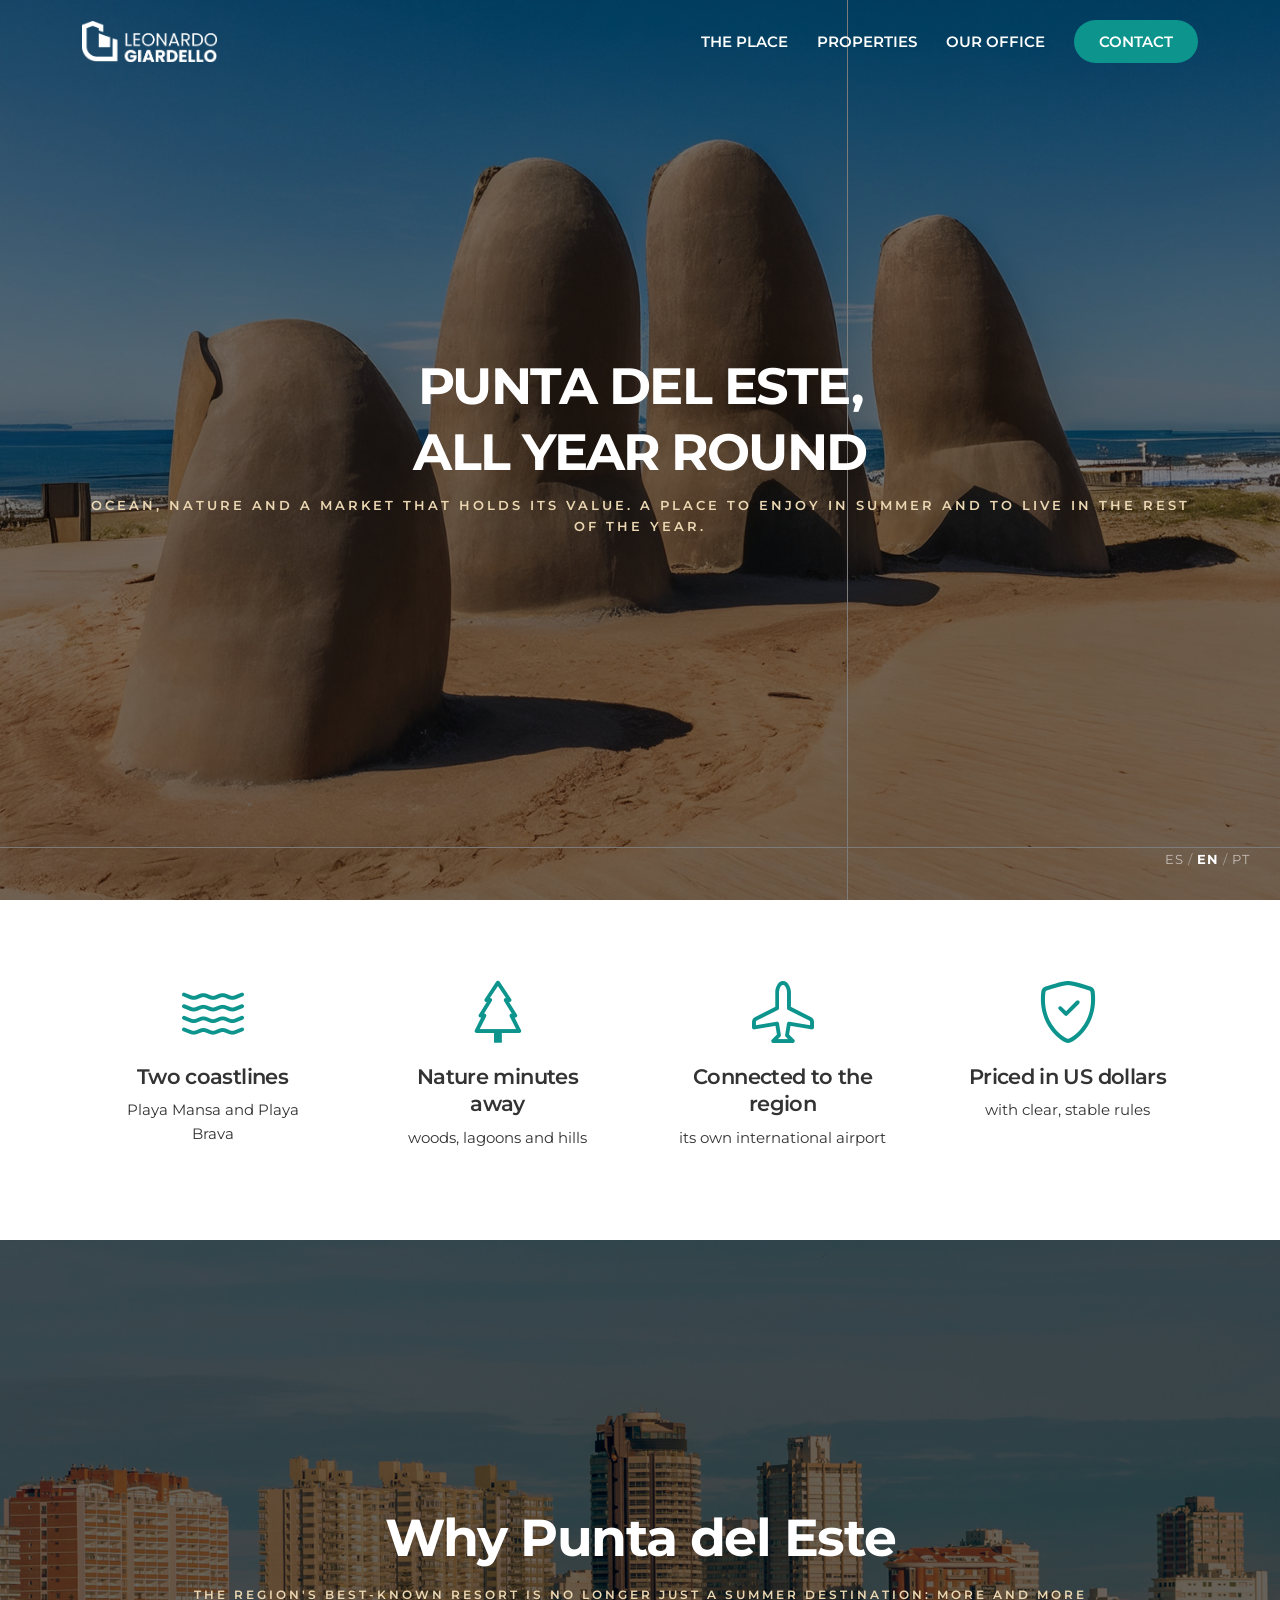
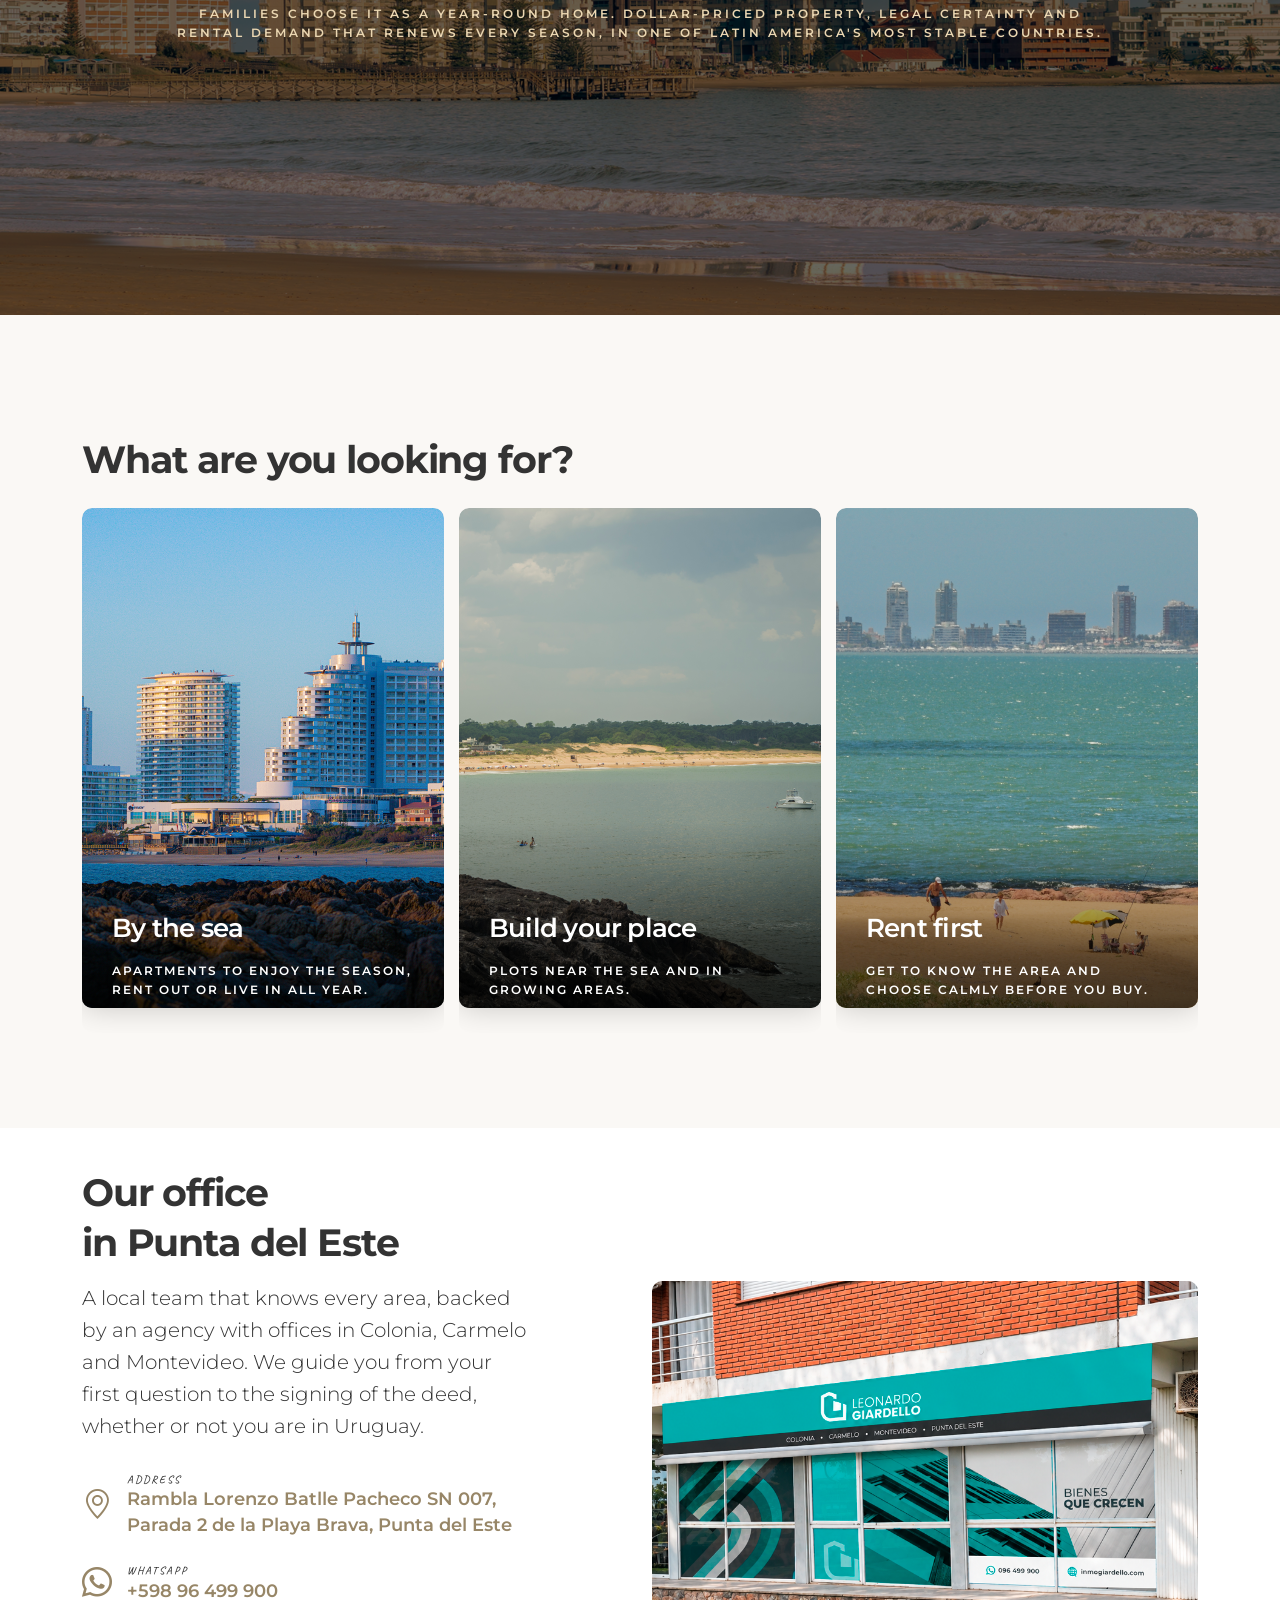
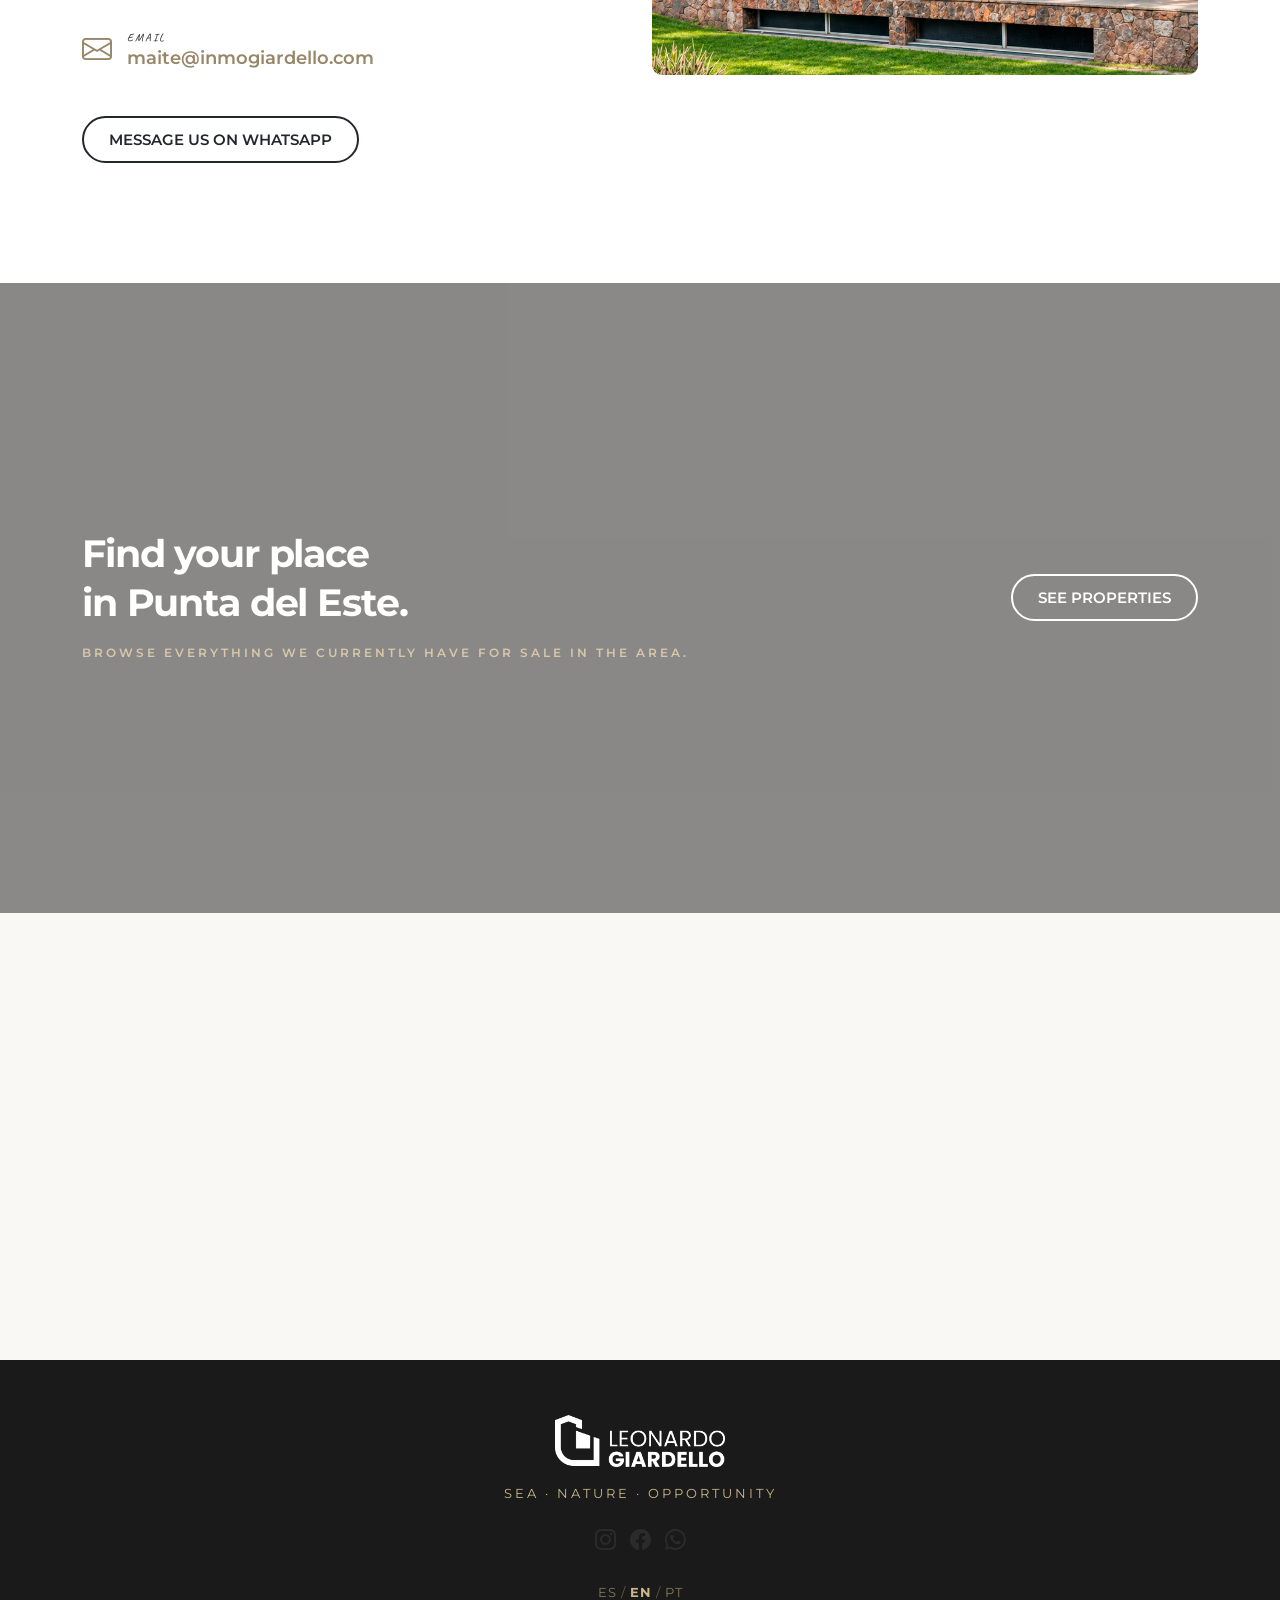
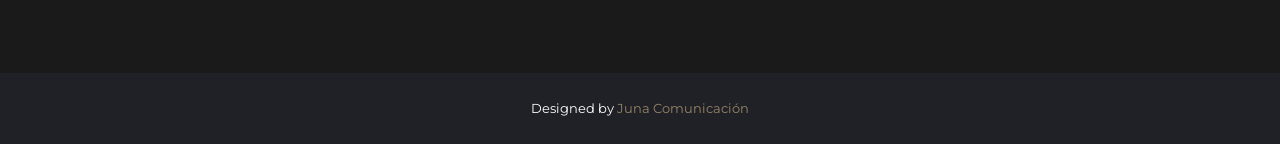
<file: puntadeleste_index_en.html>
<!DOCTYPE html>
<html lang="en">
<head>
<meta charset="utf-8">
<meta name="viewport" content="width=device-width, initial-scale=1">
<meta name="description" content="Apartments and plots for sale and property for rent in Punta del Este, Uruguay. Local office of Leonardo Giardello Real Estate to help you enjoy the season, live year-round or invest.">
<meta name="author" content="Juna Comunicación">
<title>Leonardo Giardello Real Estate | Property in Punta del Este, Uruguay</title>
<link rel="shortcut icon" href="img/favicon.ico" type="image/x-icon">
<!-- SEO internacional: enlaza las versiones de idioma (pasar a URL absoluta con el dominio final) -->
<link rel="alternate" hreflang="es" href="puntadeleste_index_es.html">
<link rel="alternate" hreflang="en" href="puntadeleste_index_en.html">
<link rel="alternate" hreflang="pt" href="puntadeleste_index_pt.html">
<link rel="alternate" hreflang="x-default" href="puntadeleste_index_es.html">
<link rel="preconnect" href="https://fonts.googleapis.com">
<link rel="preconnect" href="https://fonts.gstatic.com" crossorigin>
<link href="https://fonts.googleapis.com/css2?family=Caveat:wght@400;500&family=Montserrat:wght@300;400;500;600;700&display=swap" rel="stylesheet">
<link href="css/bootstrap.min.css" rel="stylesheet">
<link href="css/style.css" rel="stylesheet">
<link href="css/vendors.min.css" rel="stylesheet">
<link href="css/custom.css" rel="stylesheet">
</head>

<body data-bs-spy="scroll" data-bs-offset="120" data-bs-target="#mainNav">

<div id="preloader"><div data-loader="circle-side"></div></div>

<header class="fixed_header menu_v1">
    <div class="layer"></div>
    <div class="container">
        <div class="row align-items-center">
            <div class="col-md-3 col-5">
                <a href="puntadeleste_index_en.html" class="logo_normal"><img src="img/logo.png" width="135" height="45" alt="Giardello" class="img-fluid"></a>
                <a href="puntadeleste_index_en.html" class="logo_sticky"><img src="img/logo_sticky.png" width="135" height="45" alt="Giardello" class="img-fluid"></a>
            </div>
            <div class="col-md-9 col-7">
                <div class="main-menu">
                    <a href="#0" class="closebt open_close_menu"><i class="bi bi-x"></i></a>
                    <div class="logo_panel"><img src="img/logo_sticky.png" width="135" height="45" alt="Giardello"></div>
                    <nav id="mainNav">
                        <ul>
                            <li><a href="#vision" class="js-scroll-trigger animated_link">THE PLACE</a></li>
                            <li><a href="#propiedades" class="js-scroll-trigger animated_link">PROPERTIES</a></li>
                            <li><a href="#oficina" class="js-scroll-trigger animated_link">OUR OFFICE</a></li>
                            <li><a href="https://wa.me/59896499900?text=Hi%2C%20I%20saw%20your%20website%20and%20would%20like%20information%20about%20properties%20in%20Punta%20del%20Este." target="_blank" class="btn_1">CONTACT</a></li>
                        </ul>
                    </nav>
                </div>
                <div class="hamburger_2 open_close_menu float-end">
                    <div class="hamburger__box"><div class="hamburger__inner"></div></div>
                </div>
            </div>
        </div>
    </div>
</header>

<main>

    <div class="hero full-height jarallax" data-jarallax data-speed="0.2">
        <img class="jarallax-img" src="img/hero-pde.png" alt="">
        <div class="wrapper opacity-mask d-flex align-items-center justify-content-center text-center animate_hero" data-opacity-mask="rgba(0, 0, 0, 0.5)">
            <div class="container">
                <h3 class="slide-animated two">Punta del Este,<br>all year round</h3>
                <small class="slide-animated one">Ocean, nature and a market that holds its value. A place to enjoy in summer and to live in the rest of the year.</small>
            </div>
            <!-- Selector de idioma: códigos de texto, no banderas -->
            <div class="lang_wp">
                <div class="lang_switch" style="letter-spacing:1px;font-size:13px;"><a href="puntadeleste_index_es.html" style="color:#fff;opacity:.6;text-decoration:none;">ES</a> <span style="color:#fff;opacity:.4;">/</span> <a href="puntadeleste_index_en.html" style="color:#fff;font-weight:700;text-decoration:none;">EN</a> <span style="color:#fff;opacity:.4;">/</span> <a href="puntadeleste_index_pt.html" style="color:#fff;opacity:.6;text-decoration:none;">PT</a></div>
            </div>
        </div>
    </div>
    <!-- /Hero -->

    <div class="bg_white" id="about">
        <div class="container margin_120_95" style="padding-top:40px; padding-bottom:40px">
            <div class="row mt-4">
                <div class="col-lg-3 col-md-6"><div class="box_facilities no-border" data-cue="slideInUp"><i class="bi-water"></i><h3>Two coastlines</h3><p>Playa Mansa and Playa Brava</p></div></div>
                <div class="col-lg-3 col-md-6"><div class="box_facilities no-border" data-cue="slideInUp"><i class="bi-tree"></i><h3>Nature minutes away</h3><p>woods, lagoons and hills</p></div></div>
                <div class="col-lg-3 col-md-6"><div class="box_facilities no-border" data-cue="slideInUp"><i class="bi-airplane"></i><h3>Connected to the region</h3><p>its own international airport</p></div></div>
                <div class="col-lg-3 col-md-6"><div class="box_facilities no-border" data-cue="slideInUp"><i class="bi-shield-check"></i><h3>Priced in US dollars</h3><p>with clear, stable rules</p></div></div>
            </div>
        </div>
    </div>
    <!-- /Stats -->

    <div class="bg_white">
        <div class="pinned-image pinned-image--medium" id="vision">
            <div class="pinned-image__container"><img src="img/pde-why.png" alt=""><div class="pinned-image__container-overlay"></div></div>
            <div class="pinned_over_content">
                <div class="title white">
                    <h2 data-cue="slideInUp" data-delay="300">Why Punta del Este</h2>
                    <small data-cue="slideInUp" data-delay="200" style="padding:0 10% 0 10%; text-align:center">The region's best-known resort is no longer just a summer destination: more and more families choose it as a year-round home. Dollar-priced property, legal certainty and rental demand that renews every season, in one of Latin America's most stable countries.</small>
                </div>
            </div>
        </div>
    </div>
    <!-- /Por qué la ciudad -->

    <div class="container margin_120_95" id="propiedades">
        <div class="title mb-4"><h2 data-cue="slideInUp" data-delay="200">What are you looking for?</h2></div>
        <div class="owl-carousel owl-theme carousel_item_3 rounded-img">
            <div class="item" data-cues="slideInUp" data-delay="300">
                <a href="https://www.inmogiardello.com/Buscar?operation=1&amp;ptypes=2&amp;locations=51330&amp;o=2,2" target="_blank" class="box_cat_rooms"><figure><div class="background-image" data-background="url(img/pde1.png)"></div><div class="info"><h3>By the sea</h3><small>Apartments to enjoy the season, rent out or live in all year.</small><span>See apartments</span></div></figure></a>
            </div>
            <div class="item" data-cues="slideInUp" data-delay="400">
                <a href="https://www.inmogiardello.com/Buscar?operation=1&amp;ptypes=1&amp;locations=51330&amp;o=2,2" target="_blank" class="box_cat_rooms"><figure><div class="background-image" data-background="url(img/pde2.png)"></div><div class="info"><h3>Build your place</h3><small>Plots near the sea and in growing areas.</small><span>See plots</span></div></figure></a>
            </div>
            <div class="item" data-cues="slideInUp" data-delay="500">
                <a href="https://www.inmogiardello.com/Buscar?operation=2&amp;locations=51330&amp;o=2,2" target="_blank" class="box_cat_rooms"><figure><div class="background-image" data-background="url(img/pde3.png)"></div><div class="info"><h3>Rent first</h3><small>Get to know the area and choose calmly before you buy.</small><span>See rentals</span></div></figure></a>
            </div>
        </div>
    </div>
    <!-- /Propiedades por intención -->

    <div class="bg_white" id="oficina">
        <div class="container margin_120_95" style="padding-top:40px">
            <div class="row justify-content-between flex-lg-row-reverse align-items-center">
                <div class="col-lg-6"><img src="img/oficina-pde.png" alt="" class="img-fluid rounded-img"></div>
                <div class="col-lg-5">
                    <div class="intro">
                        <div class="title"><h2>Our office<br>in Punta del Este</h2></div>
                        <p class="lead">A local team that knows every area, backed by an agency with offices in Colonia, Carmelo and Montevideo. We guide you from your first question to the signing of the deed, whether or not you are in Uruguay.</p>
                        <!-- COMPLETAR: datos reales de la oficina (los mismos en todos los idiomas) -->
                        <div class="phone_element no_borders"><a href="https://www.google.com/maps/search/?api=1&amp;query=Leonardo+Giardello+Inmobiliaria,+Rambla+Lorenzo+Batlle+Pacheco,+Punta+del+Este,+Maldonado,+Uruguay" target="_blank"><i class="bi bi-geo-alt"></i><span><em>Address</em>Rambla Lorenzo Batlle Pacheco SN 007,<br>Parada 2 de la Playa Brava, Punta del Este</span></a></div>
                        <div class="phone_element no_borders"><a href="https://wa.me/59896499900?text=Hi%2C%20I%20saw%20your%20website%20and%20would%20like%20information%20about%20properties%20in%20Punta%20del%20Este." target="_blank"><i class="bi bi-whatsapp"></i><span><em>WhatsApp</em>+598 96 499 900</span></a></div>
                        <div class="phone_element no_borders"><a href="mailto:maite@inmogiardello.com"><i class="bi bi-envelope"></i><span><em>Email</em>maite@inmogiardello.com</span></a></div>
                        <p class="mt-4"><a href="https://wa.me/59896499900?text=Hi%2C%20I%20saw%20your%20website%20and%20would%20like%20information%20about%20properties%20in%20Punta%20del%20Este." target="_blank" class="btn_1 outline">MESSAGE US ON WHATSAPP</a></p>
                    </div>
                </div>
            </div>
        </div>
    </div>
    <!-- /Oficina local -->

    <div class="parallax_section_1 jarallax" data-jarallax data-speed="0.2">
        <img class="jarallax-img kenburns-2" src="img/cta-pde.png" alt="">
        <div class="wrapper opacity-mask d-flex align-items-center" data-opacity-mask="rgba(0, 0, 0, 0.45)">
            <div class="container">
                <div class="row justify-content-between align-items-center">
                    <div class="col-lg-7"><div class="title white"><h2>Find your place<br>in Punta del Este.</h2><small>Browse everything we currently have for sale in the area.</small></div></div>
                    <div class="col-lg-4 text-lg-end mt-3 mt-lg-0"><a href="https://www.inmogiardello.com/Buscar?operation=1&amp;locations=51330&amp;o=2,2" target="_blank" class="btn_1 outline" style="color: #fff; border: 2px solid #fff">SEE PROPERTIES</a></div>
                </div>
            </div>
        </div>
    </div>
    <!-- /CTA: derivación principal a la web -->

</main>

<!-- Mapa: reemplazar por el embed oficial de Google Maps (Compartir > Insertar un mapa) de la oficina -->
<div class="map_contact">
    <iframe src="https://www.google.com/maps?q=Leonardo+Giardello+Inmobiliaria,+Rambla+Lorenzo+Batlle+Pacheco,+Punta+del+Este,+Maldonado,+Uruguay&amp;output=embed" width="600" height="450" style="border:0;" allowfullscreen="" loading="lazy" referrerpolicy="no-referrer-when-downgrade"></iframe>
</div>

<footer id="contacto" style="background:#1a1a1a;padding:55px 0 45px;text-align:center;">
    <div class="container">
        <a href="puntadeleste_index_en.html"><img src="img/logo.png" alt="Giardello" width="170" class="img-fluid mb-3"></a>
        <p style="color:#cbb78a;letter-spacing:3px;font-size:13px;margin-bottom:20px;">SEA &middot; NATURE &middot; OPPORTUNITY</p>
        <div class="social">
            <ul>
                <li><a href="https://www.instagram.com/leonardogiardello.inmobiliaria/" target="_blank"><i class="bi bi-instagram"></i></a></li>
                <li><a href="https://www.facebook.com/InmobiliariaEnColonia" target="_blank"><i class="bi bi-facebook"></i></a></li>
                <li><a href="https://wa.me/59896499900?text=Hi%2C%20I%20saw%20your%20website%20and%20would%20like%20information%20about%20properties%20in%20Punta%20del%20Este." target="_blank"><i class="bi bi-whatsapp"></i></a></li>
            </ul>
        </div>
        <p style="letter-spacing:1px;font-size:13px;margin-top:18px;"><a href="puntadeleste_index_es.html" style="color:#cbb78a;opacity:.6;text-decoration:none;">ES</a> <span style="color:#cbb78a;opacity:.4;">/</span> <a href="puntadeleste_index_en.html" style="color:#cbb78a;font-weight:700;text-decoration:none;">EN</a> <span style="color:#cbb78a;opacity:.4;">/</span> <a href="puntadeleste_index_pt.html" style="color:#cbb78a;opacity:.6;text-decoration:none;">PT</a></p>
    </div>
</footer>

<div class="copy"><div class="container">Designed by <a href="https://juna.com.uy/" target="_blank">Juna Comunicación</a></div></div>

<script src="js/common_scripts.js"></script>
<script src="js/common_functions.js"></script>
<script src="js/jquery.easing.min.js"></script>
<script src="js/scrolling-nav.js"></script>

</body>
</html>
</file>
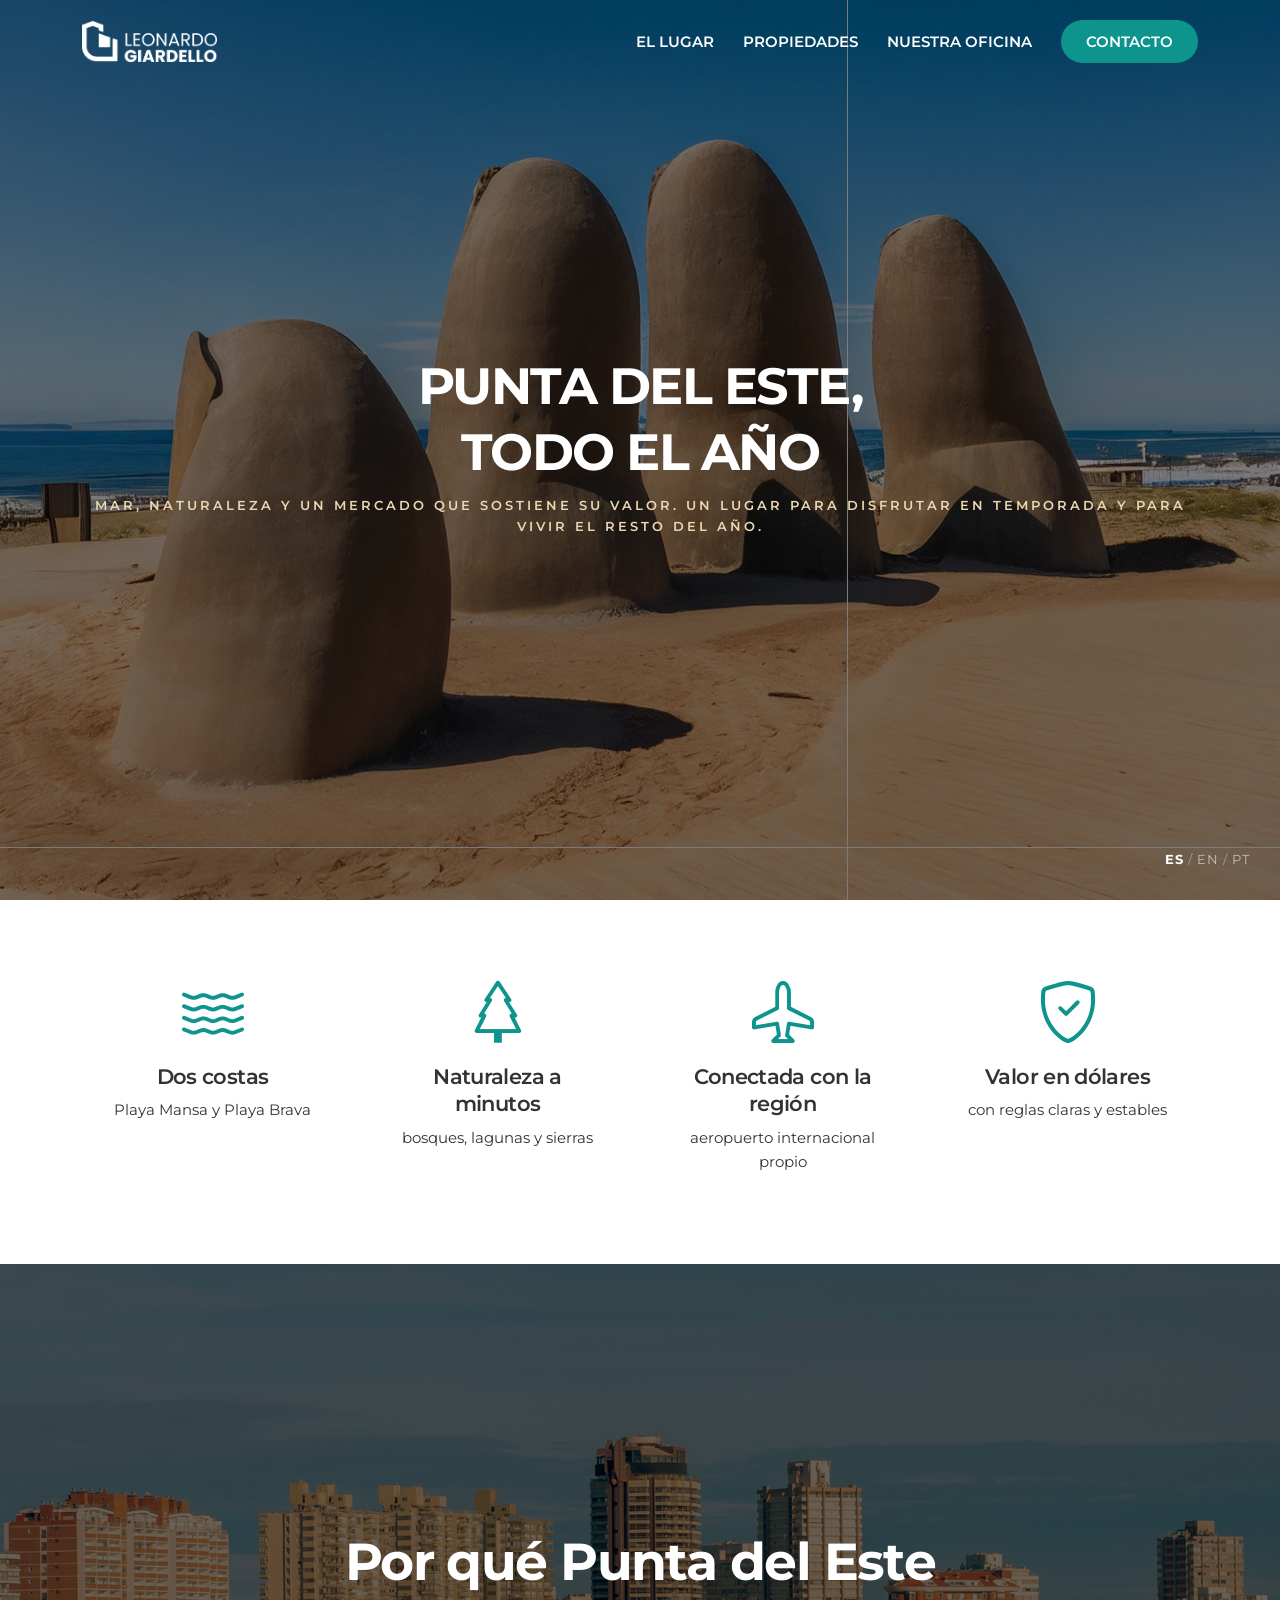
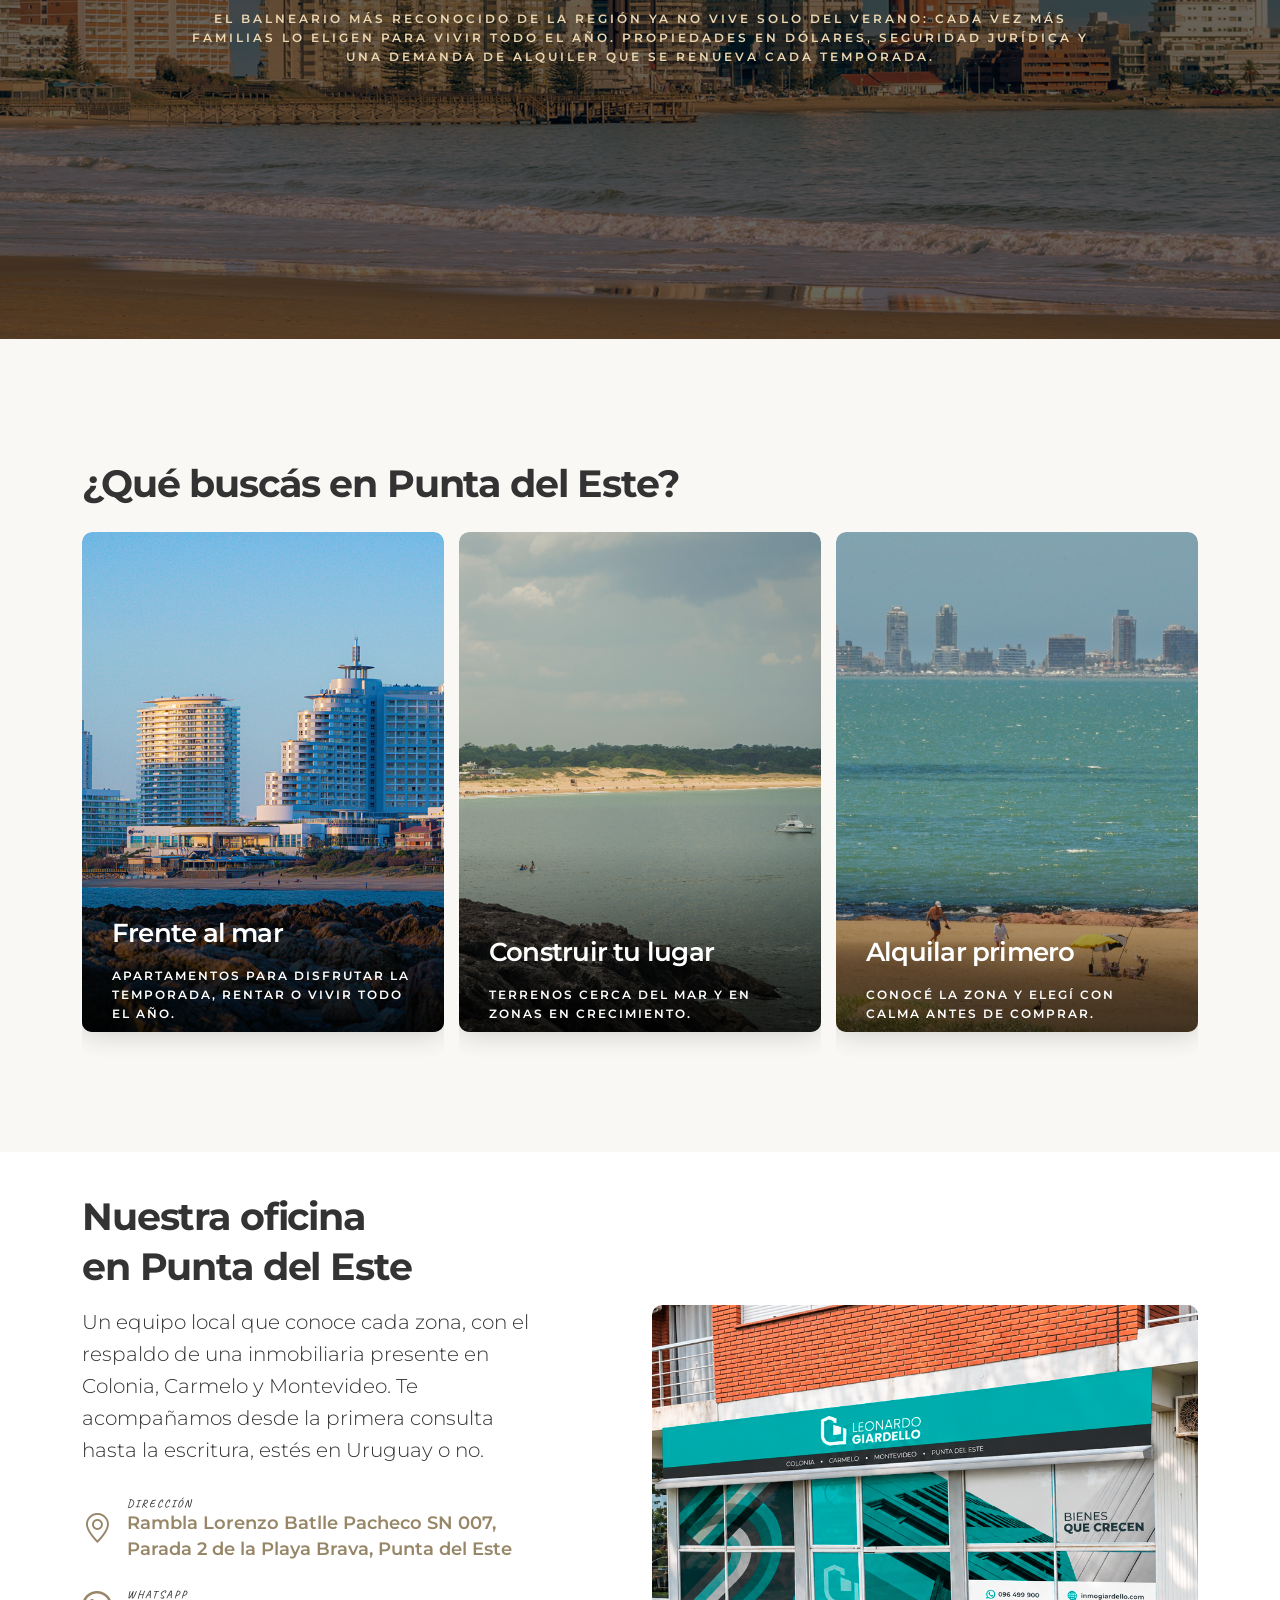
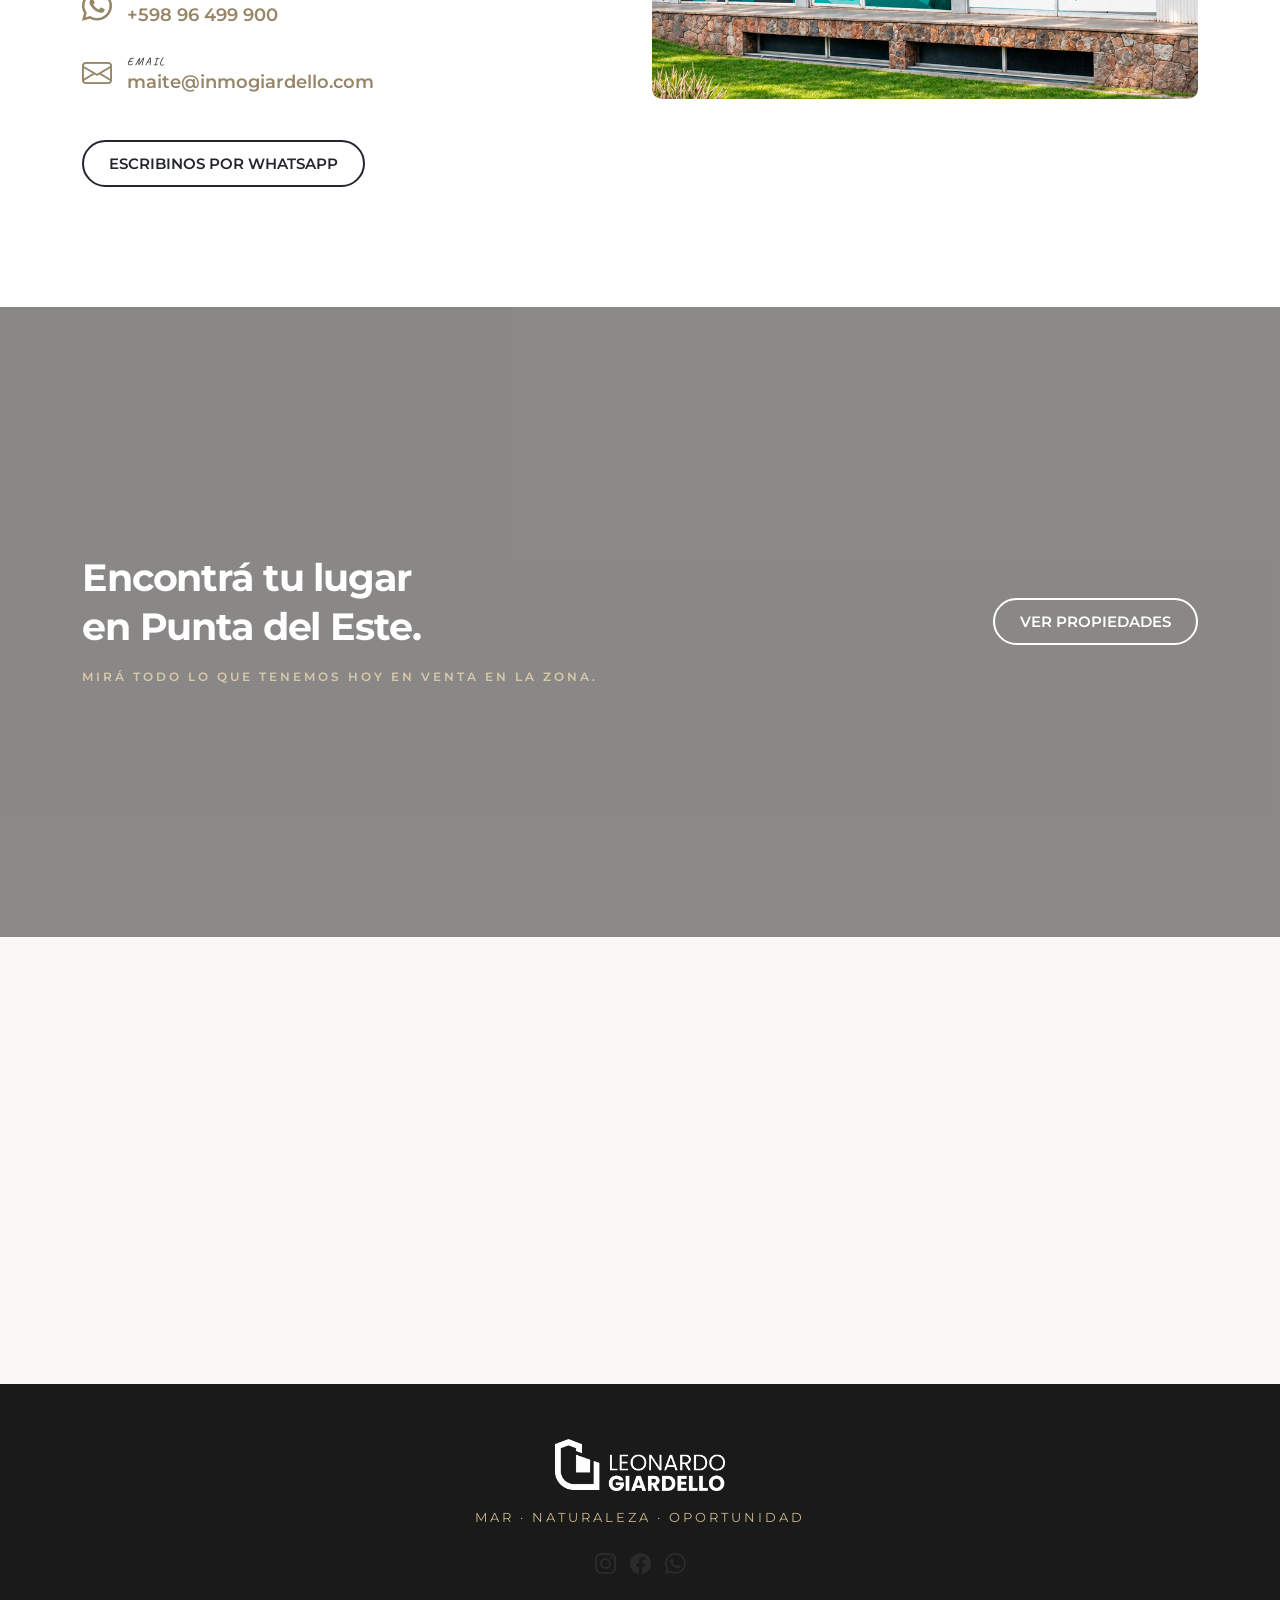
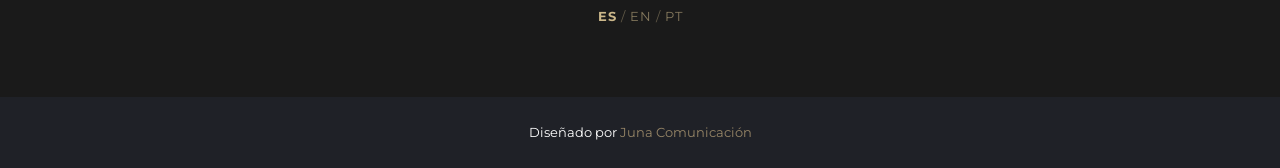
<file: puntadeleste_index_es.html>
<!DOCTYPE html>
<html lang="es">
<head>
<meta charset="utf-8">
<meta name="viewport" content="width=device-width, initial-scale=1">
<meta name="description" content="Apartamentos y terrenos en venta y propiedades en alquiler en Punta del Este. Oficina local de Inmobiliaria Leonardo Giardello para disfrutar la temporada, vivir todo el año o invertir.">
<meta name="author" content="Juna Comunicación">
<title>Inmobiliaria Leonardo Giardello | Propiedades en Punta del Este</title>
<link rel="shortcut icon" href="img/favicon.ico" type="image/x-icon">
<!-- SEO internacional: enlaza las versiones de idioma (pasar a URL absoluta con el dominio final) -->
<link rel="alternate" hreflang="es" href="puntadeleste_index_es.html">
<link rel="alternate" hreflang="en" href="puntadeleste_index_en.html">
<link rel="alternate" hreflang="pt" href="puntadeleste_index_pt.html">
<link rel="alternate" hreflang="x-default" href="puntadeleste_index_es.html">
<link rel="preconnect" href="https://fonts.googleapis.com">
<link rel="preconnect" href="https://fonts.gstatic.com" crossorigin>
<link href="https://fonts.googleapis.com/css2?family=Caveat:wght@400;500&family=Montserrat:wght@300;400;500;600;700&display=swap" rel="stylesheet">
<link href="css/bootstrap.min.css" rel="stylesheet">
<link href="css/style.css" rel="stylesheet">
<link href="css/vendors.min.css" rel="stylesheet">
<link href="css/custom.css" rel="stylesheet">
</head>

<body data-bs-spy="scroll" data-bs-offset="120" data-bs-target="#mainNav">

<div id="preloader"><div data-loader="circle-side"></div></div>

<header class="fixed_header menu_v1">
    <div class="layer"></div>
    <div class="container">
        <div class="row align-items-center">
            <div class="col-md-3 col-5">
                <a href="puntadeleste_index_es.html" class="logo_normal"><img src="img/logo.png" width="135" height="45" alt="Giardello" class="img-fluid"></a>
                <a href="puntadeleste_index_es.html" class="logo_sticky"><img src="img/logo_sticky.png" width="135" height="45" alt="Giardello" class="img-fluid"></a>
            </div>
            <div class="col-md-9 col-7">
                <div class="main-menu">
                    <a href="#0" class="closebt open_close_menu"><i class="bi bi-x"></i></a>
                    <div class="logo_panel"><img src="img/logo_sticky.png" width="135" height="45" alt="Giardello"></div>
                    <nav id="mainNav">
                        <ul>
                            <li><a href="#vision" class="js-scroll-trigger animated_link">EL LUGAR</a></li>
                            <li><a href="#propiedades" class="js-scroll-trigger animated_link">PROPIEDADES</a></li>
                            <li><a href="#oficina" class="js-scroll-trigger animated_link">NUESTRA OFICINA</a></li>
                            <li><a href="https://wa.me/59896499900?text=Hola%2C%20vi%20la%20web%20y%20quiero%20informaci%C3%B3n%20sobre%20propiedades%20en%20Punta%20del%20Este." target="_blank" class="btn_1">CONTACTO</a></li>
                        </ul>
                    </nav>
                </div>
                <div class="hamburger_2 open_close_menu float-end">
                    <div class="hamburger__box"><div class="hamburger__inner"></div></div>
                </div>
            </div>
        </div>
    </div>
</header>

<main>

    <div class="hero full-height jarallax" data-jarallax data-speed="0.2">
        <img class="jarallax-img" src="img/hero-pde.png" alt="">
        <div class="wrapper opacity-mask d-flex align-items-center justify-content-center text-center animate_hero" data-opacity-mask="rgba(0, 0, 0, 0.5)">
            <div class="container">
                <h3 class="slide-animated two">Punta del Este,<br>todo el año</h3>
                <small class="slide-animated one">Mar, naturaleza y un mercado que sostiene su valor. Un lugar para disfrutar en temporada y para vivir el resto del año.</small>
            </div>
            <!-- Selector de idioma: códigos de texto, no banderas -->
            <div class="lang_wp">
                <div class="lang_switch" style="letter-spacing:1px;font-size:13px;"><a href="puntadeleste_index_es.html" style="color:#fff;font-weight:700;text-decoration:none;">ES</a> <span style="color:#fff;opacity:.4;">/</span> <a href="puntadeleste_index_en.html" style="color:#fff;opacity:.6;text-decoration:none;">EN</a> <span style="color:#fff;opacity:.4;">/</span> <a href="puntadeleste_index_pt.html" style="color:#fff;opacity:.6;text-decoration:none;">PT</a></div>
            </div>
        </div>
    </div>
    <!-- /Hero -->

    <div class="bg_white" id="about">
        <div class="container margin_120_95" style="padding-top:40px; padding-bottom:40px">
            <div class="row mt-4">
                <div class="col-lg-3 col-md-6"><div class="box_facilities no-border" data-cue="slideInUp"><i class="bi-water"></i><h3>Dos costas</h3><p>Playa Mansa y Playa Brava</p></div></div>
                <div class="col-lg-3 col-md-6"><div class="box_facilities no-border" data-cue="slideInUp"><i class="bi-tree"></i><h3>Naturaleza a minutos</h3><p>bosques, lagunas y sierras</p></div></div>
                <div class="col-lg-3 col-md-6"><div class="box_facilities no-border" data-cue="slideInUp"><i class="bi-airplane"></i><h3>Conectada con la región</h3><p>aeropuerto internacional propio</p></div></div>
                <div class="col-lg-3 col-md-6"><div class="box_facilities no-border" data-cue="slideInUp"><i class="bi-shield-check"></i><h3>Valor en dólares</h3><p>con reglas claras y estables</p></div></div>
            </div>
        </div>
    </div>
    <!-- /Stats -->

    <div class="bg_white">
        <div class="pinned-image pinned-image--medium" id="vision">
            <div class="pinned-image__container"><img src="img/pde-why.png" alt=""><div class="pinned-image__container-overlay"></div></div>
            <div class="pinned_over_content">
                <div class="title white">
                    <h2 data-cue="slideInUp" data-delay="300">Por qué Punta del Este</h2>
                    <small data-cue="slideInUp" data-delay="200" style="padding:0 10% 0 10%; text-align:center">El balneario más reconocido de la región ya no vive solo del verano: cada vez más familias lo eligen para vivir todo el año. Propiedades en dólares, seguridad jurídica y una demanda de alquiler que se renueva cada temporada.</small>
                </div>
            </div>
        </div>
    </div>
    <!-- /Por qué la ciudad -->

    <div class="container margin_120_95" id="propiedades">
        <div class="title mb-4"><h2 data-cue="slideInUp" data-delay="200">¿Qué buscás en Punta del Este?</h2></div>
        <div class="owl-carousel owl-theme carousel_item_3 rounded-img">
            <div class="item" data-cues="slideInUp" data-delay="300">
                <a href="https://www.inmogiardello.com/Buscar?operation=1&amp;ptypes=2&amp;locations=51330&amp;o=2,2" target="_blank" class="box_cat_rooms"><figure><div class="background-image" data-background="url(img/pde1.png)"></div><div class="info"><h3>Frente al mar</h3><small>Apartamentos para disfrutar la temporada, rentar o vivir todo el año.</small><span>Ver apartamentos</span></div></figure></a>
            </div>
            <div class="item" data-cues="slideInUp" data-delay="400">
                <a href="https://www.inmogiardello.com/Buscar?operation=1&amp;ptypes=1&amp;locations=51330&amp;o=2,2" target="_blank" class="box_cat_rooms"><figure><div class="background-image" data-background="url(img/pde2.png)"></div><div class="info"><h3>Construir tu lugar</h3><small>Terrenos cerca del mar y en zonas en crecimiento.</small><span>Ver terrenos</span></div></figure></a>
            </div>
            <div class="item" data-cues="slideInUp" data-delay="500">
                <a href="https://www.inmogiardello.com/Buscar?operation=2&amp;locations=51330&amp;o=2,2" target="_blank" class="box_cat_rooms"><figure><div class="background-image" data-background="url(img/pde3.png)"></div><div class="info"><h3>Alquilar primero</h3><small>Conocé la zona y elegí con calma antes de comprar.</small><span>Ver alquileres</span></div></figure></a>
            </div>
        </div>
    </div>
    <!-- /Propiedades por intención -->

    <div class="bg_white" id="oficina">
        <div class="container margin_120_95" style="padding-top:40px">
            <div class="row justify-content-between flex-lg-row-reverse align-items-center">
                <div class="col-lg-6"><img src="img/oficina-pde.png" alt="" class="img-fluid rounded-img"></div>
                <div class="col-lg-5">
                    <div class="intro">
                        <div class="title"><h2>Nuestra oficina<br>en Punta del Este</h2></div>
                        <p class="lead">Un equipo local que conoce cada zona, con el respaldo de una inmobiliaria presente en Colonia, Carmelo y Montevideo. Te acompañamos desde la primera consulta hasta la escritura, estés en Uruguay o no.</p>
                        <!-- COMPLETAR: datos reales de la oficina (los mismos en todos los idiomas) -->
                        <div class="phone_element no_borders"><a href="https://www.google.com/maps/search/?api=1&amp;query=Leonardo+Giardello+Inmobiliaria,+Rambla+Lorenzo+Batlle+Pacheco,+Punta+del+Este,+Maldonado,+Uruguay" target="_blank"><i class="bi bi-geo-alt"></i><span><em>Dirección</em>Rambla Lorenzo Batlle Pacheco SN 007,<br>Parada 2 de la Playa Brava, Punta del Este</span></a></div>
                        <div class="phone_element no_borders"><a href="https://wa.me/59896499900?text=Hola%2C%20vi%20la%20web%20y%20quiero%20informaci%C3%B3n%20sobre%20propiedades%20en%20Punta%20del%20Este." target="_blank"><i class="bi bi-whatsapp"></i><span><em>WhatsApp</em>+598 96 499 900</span></a></div>
                        <div class="phone_element no_borders"><a href="mailto:maite@inmogiardello.com"><i class="bi bi-envelope"></i><span><em>Email</em>maite@inmogiardello.com</span></a></div>
                        <p class="mt-4"><a href="https://wa.me/59896499900?text=Hola%2C%20vi%20la%20web%20y%20quiero%20informaci%C3%B3n%20sobre%20propiedades%20en%20Punta%20del%20Este." target="_blank" class="btn_1 outline">ESCRIBINOS POR WHATSAPP</a></p>
                    </div>
                </div>
            </div>
        </div>
    </div>
    <!-- /Oficina local -->

    <div class="parallax_section_1 jarallax" data-jarallax data-speed="0.2">
        <img class="jarallax-img kenburns-2" src="img/cta-pde.png" alt="">
        <div class="wrapper opacity-mask d-flex align-items-center" data-opacity-mask="rgba(0, 0, 0, 0.45)">
            <div class="container">
                <div class="row justify-content-between align-items-center">
                    <div class="col-lg-7"><div class="title white"><h2>Encontrá tu lugar<br>en Punta del Este.</h2><small>Mirá todo lo que tenemos hoy en venta en la zona.</small></div></div>
                    <div class="col-lg-4 text-lg-end mt-3 mt-lg-0"><a href="https://www.inmogiardello.com/Buscar?operation=1&amp;locations=51330&amp;o=2,2" target="_blank" class="btn_1 outline" style="color: #fff; border: 2px solid #fff">VER PROPIEDADES</a></div>
                </div>
            </div>
        </div>
    </div>
    <!-- /CTA: derivación principal a la web -->

</main>

<!-- Mapa: reemplazar por el embed oficial de Google Maps (Compartir > Insertar un mapa) de la oficina -->
<div class="map_contact">
    <iframe src="https://www.google.com/maps?q=Leonardo+Giardello+Inmobiliaria,+Rambla+Lorenzo+Batlle+Pacheco,+Punta+del+Este,+Maldonado,+Uruguay&amp;output=embed" width="600" height="450" style="border:0;" allowfullscreen="" loading="lazy" referrerpolicy="no-referrer-when-downgrade"></iframe>
</div>

<footer id="contacto" style="background:#1a1a1a;padding:55px 0 45px;text-align:center;">
    <div class="container">
        <a href="puntadeleste_index_es.html"><img src="img/logo.png" alt="Giardello" width="170" class="img-fluid mb-3"></a>
        <p style="color:#cbb78a;letter-spacing:3px;font-size:13px;margin-bottom:20px;">MAR &middot; NATURALEZA &middot; OPORTUNIDAD</p>
        <div class="social">
            <ul>
                <li><a href="https://www.instagram.com/leonardogiardello.inmobiliaria/" target="_blank"><i class="bi bi-instagram"></i></a></li>
                <li><a href="https://www.facebook.com/InmobiliariaEnColonia" target="_blank"><i class="bi bi-facebook"></i></a></li>
                <li><a href="https://wa.me/59896499900?text=Hola%2C%20vi%20la%20web%20y%20quiero%20informaci%C3%B3n%20sobre%20propiedades%20en%20Punta%20del%20Este." target="_blank"><i class="bi bi-whatsapp"></i></a></li>
            </ul>
        </div>
        <p style="letter-spacing:1px;font-size:13px;margin-top:18px;"><a href="puntadeleste_index_es.html" style="color:#cbb78a;font-weight:700;text-decoration:none;">ES</a> <span style="color:#cbb78a;opacity:.4;">/</span> <a href="puntadeleste_index_en.html" style="color:#cbb78a;opacity:.6;text-decoration:none;">EN</a> <span style="color:#cbb78a;opacity:.4;">/</span> <a href="puntadeleste_index_pt.html" style="color:#cbb78a;opacity:.6;text-decoration:none;">PT</a></p>
    </div>
</footer>

<div class="copy"><div class="container">Diseñado por <a href="https://juna.com.uy/" target="_blank">Juna Comunicación</a></div></div>

<script src="js/common_scripts.js"></script>
<script src="js/common_functions.js"></script>
<script src="js/jquery.easing.min.js"></script>
<script src="js/scrolling-nav.js"></script>

</body>
</html>
</file>
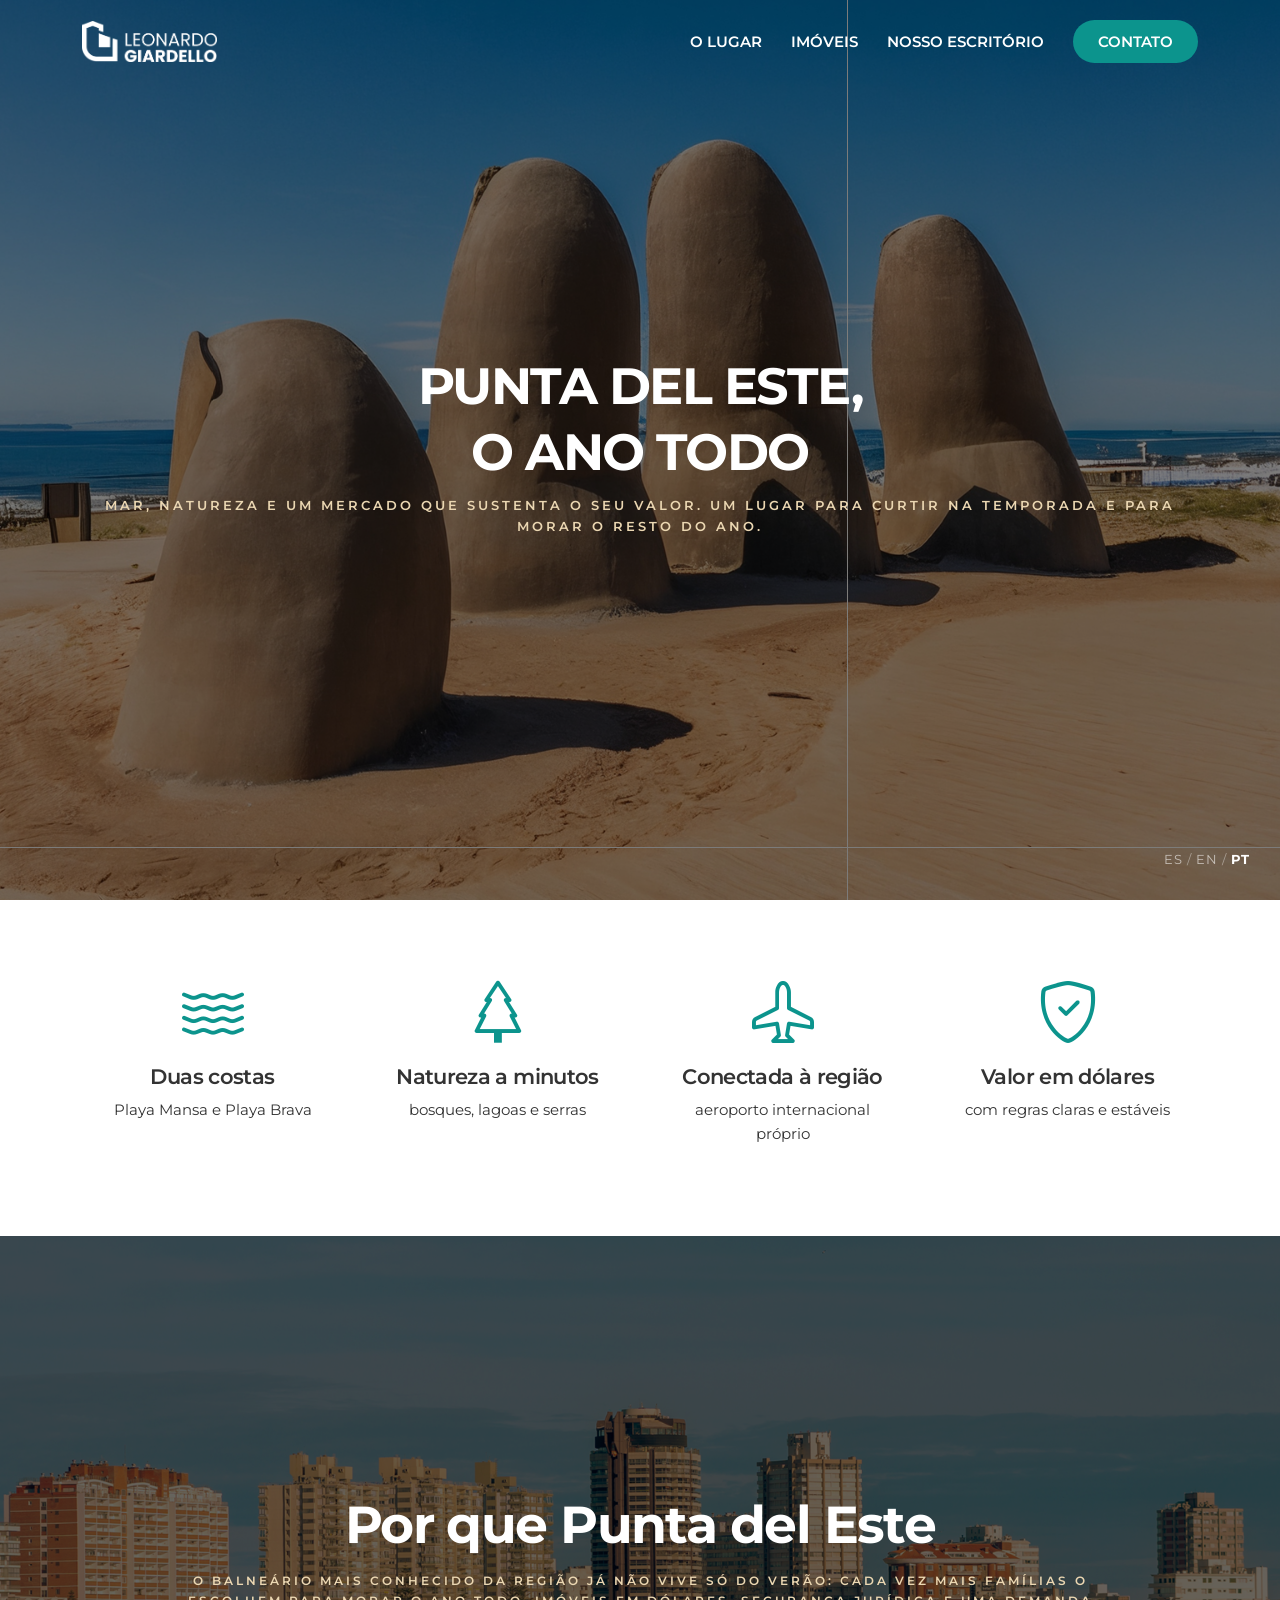
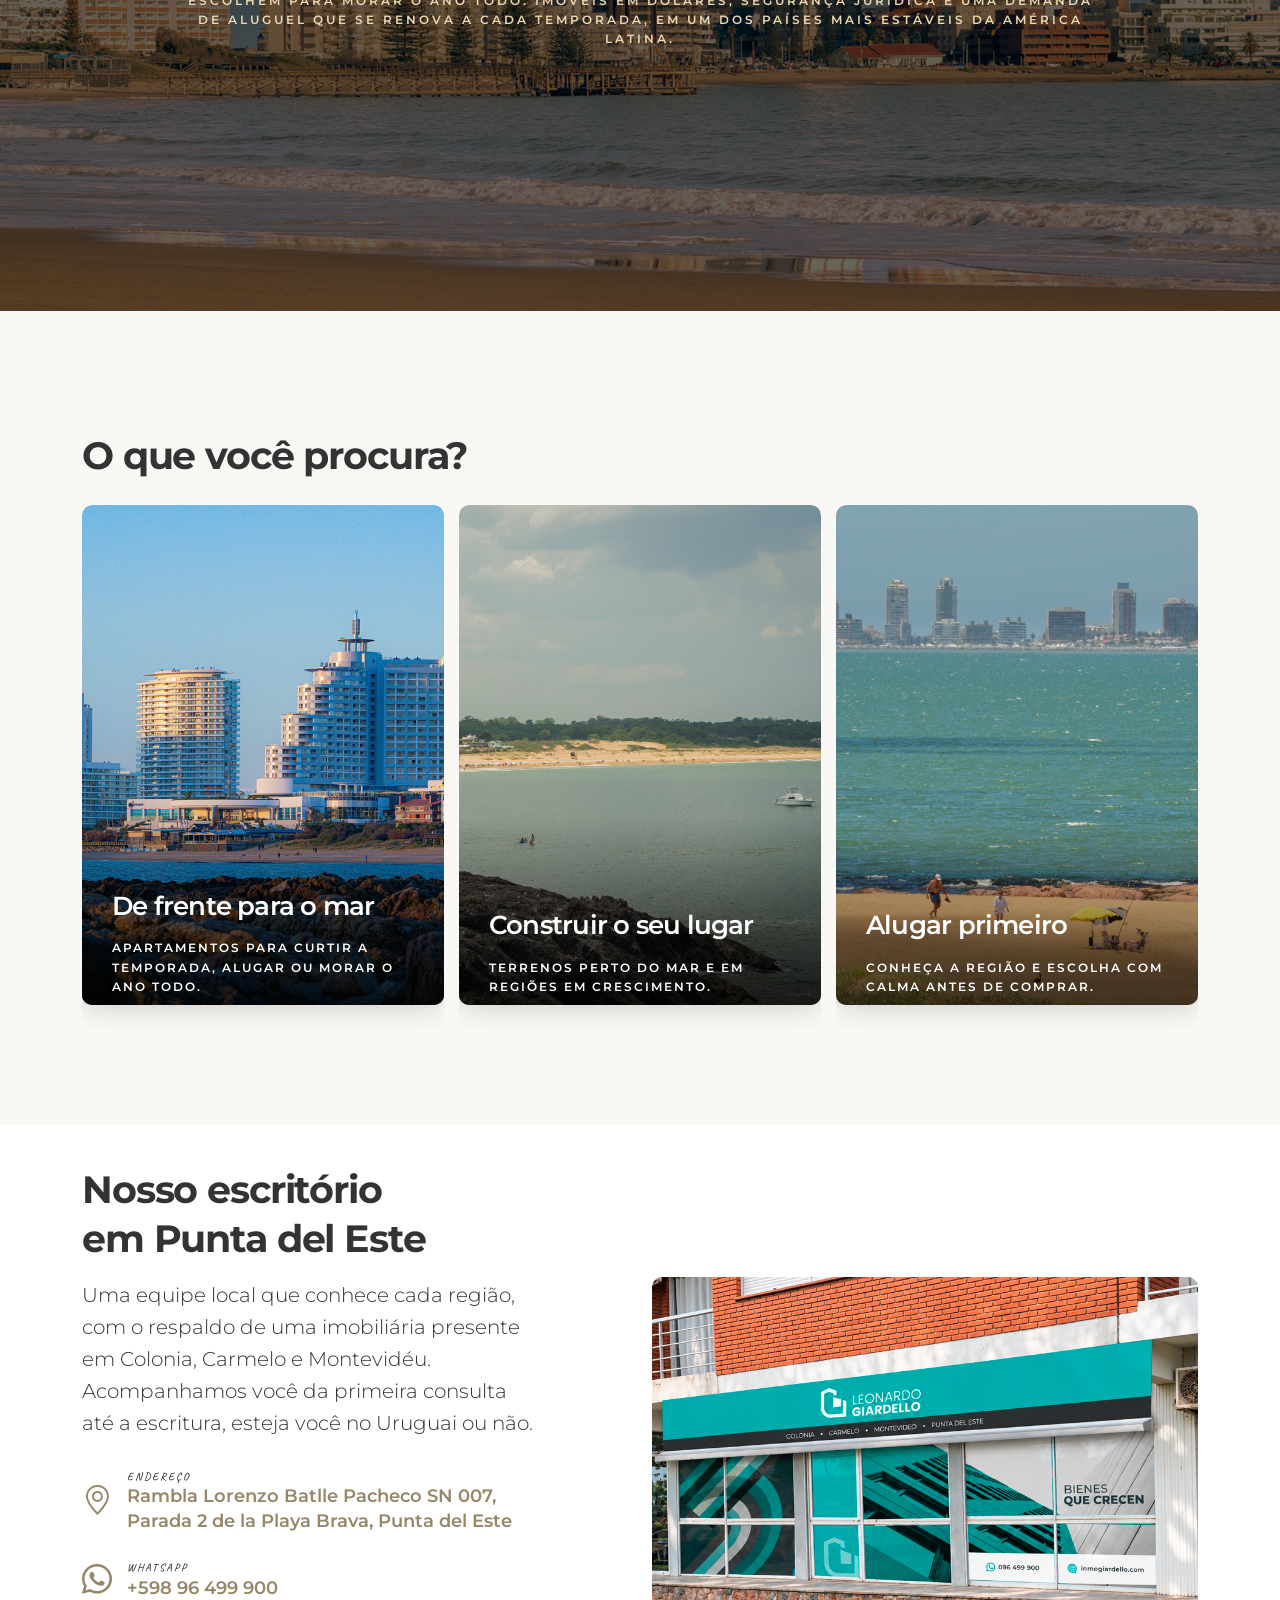
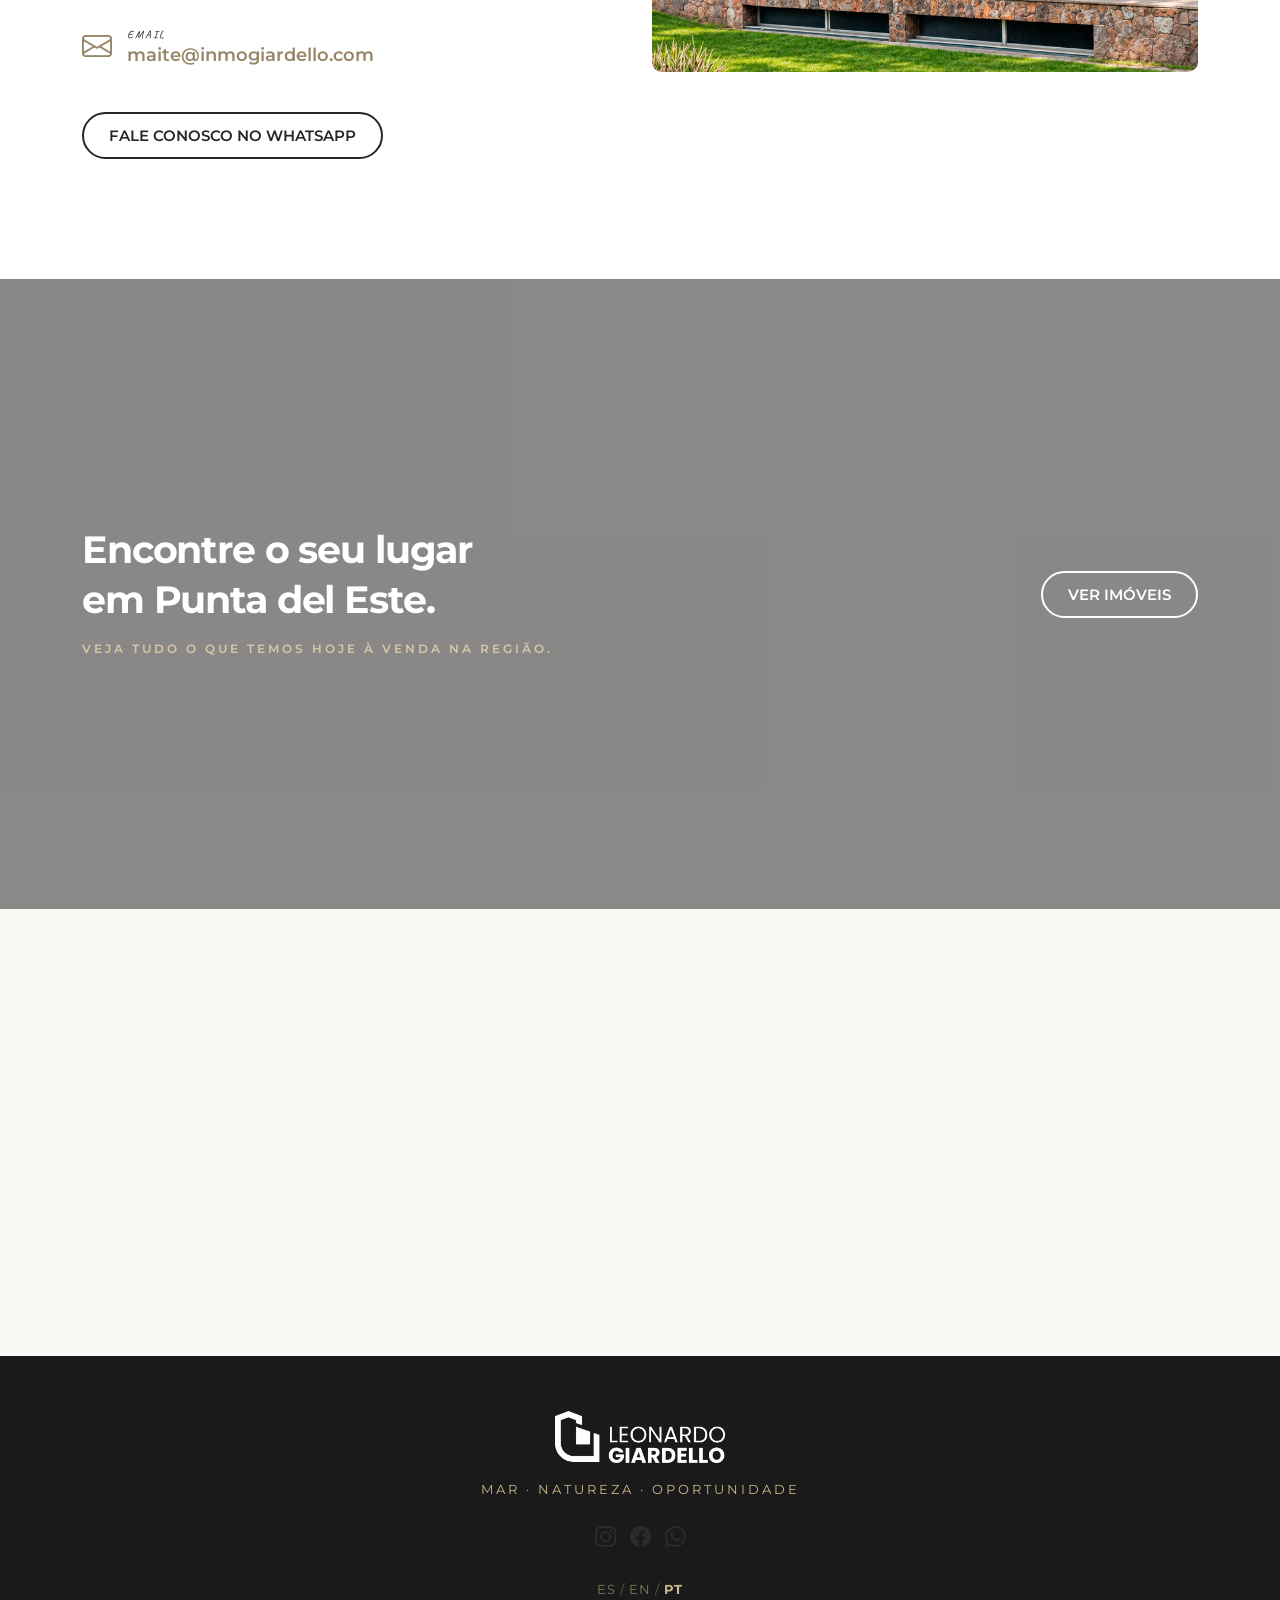
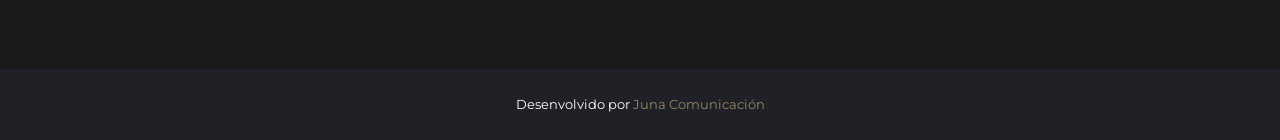
<file: puntadeleste_index_pt.html>
<!DOCTYPE html>
<html lang="pt-BR">
<head>
<meta charset="utf-8">
<meta name="viewport" content="width=device-width, initial-scale=1">
<meta name="description" content="Apartamentos e terrenos à venda e imóveis para alugar em Punta del Este, Uruguai. Escritório local da Leonardo Giardello para curtir a temporada, morar o ano todo ou investir.">
<meta name="author" content="Juna Comunicación">
<title>Leonardo Giardello Imobiliária | Imóveis em Punta del Este, Uruguai</title>
<link rel="shortcut icon" href="img/favicon.ico" type="image/x-icon">
<!-- SEO internacional: enlaza las versiones de idioma (pasar a URL absoluta con el dominio final) -->
<link rel="alternate" hreflang="es" href="puntadeleste_index_es.html">
<link rel="alternate" hreflang="en" href="puntadeleste_index_en.html">
<link rel="alternate" hreflang="pt" href="puntadeleste_index_pt.html">
<link rel="alternate" hreflang="x-default" href="puntadeleste_index_es.html">
<link rel="preconnect" href="https://fonts.googleapis.com">
<link rel="preconnect" href="https://fonts.gstatic.com" crossorigin>
<link href="https://fonts.googleapis.com/css2?family=Caveat:wght@400;500&family=Montserrat:wght@300;400;500;600;700&display=swap" rel="stylesheet">
<link href="css/bootstrap.min.css" rel="stylesheet">
<link href="css/style.css" rel="stylesheet">
<link href="css/vendors.min.css" rel="stylesheet">
<link href="css/custom.css" rel="stylesheet">
</head>

<body data-bs-spy="scroll" data-bs-offset="120" data-bs-target="#mainNav">

<div id="preloader"><div data-loader="circle-side"></div></div>

<header class="fixed_header menu_v1">
    <div class="layer"></div>
    <div class="container">
        <div class="row align-items-center">
            <div class="col-md-3 col-5">
                <a href="puntadeleste_index_pt.html" class="logo_normal"><img src="img/logo.png" width="135" height="45" alt="Giardello" class="img-fluid"></a>
                <a href="puntadeleste_index_pt.html" class="logo_sticky"><img src="img/logo_sticky.png" width="135" height="45" alt="Giardello" class="img-fluid"></a>
            </div>
            <div class="col-md-9 col-7">
                <div class="main-menu">
                    <a href="#0" class="closebt open_close_menu"><i class="bi bi-x"></i></a>
                    <div class="logo_panel"><img src="img/logo_sticky.png" width="135" height="45" alt="Giardello"></div>
                    <nav id="mainNav">
                        <ul>
                            <li><a href="#vision" class="js-scroll-trigger animated_link">O LUGAR</a></li>
                            <li><a href="#propiedades" class="js-scroll-trigger animated_link">IMÓVEIS</a></li>
                            <li><a href="#oficina" class="js-scroll-trigger animated_link">NOSSO ESCRITÓRIO</a></li>
                            <li><a href="https://wa.me/59896499900?text=Ol%C3%A1%2C%20vi%20o%20site%20e%20gostaria%20de%20informa%C3%A7%C3%B5es%20sobre%20im%C3%B3veis%20em%20Punta%20del%20Este." target="_blank" class="btn_1">CONTATO</a></li>
                        </ul>
                    </nav>
                </div>
                <div class="hamburger_2 open_close_menu float-end">
                    <div class="hamburger__box"><div class="hamburger__inner"></div></div>
                </div>
            </div>
        </div>
    </div>
</header>

<main>

    <div class="hero full-height jarallax" data-jarallax data-speed="0.2">
        <img class="jarallax-img" src="img/hero-pde.png" alt="">
        <div class="wrapper opacity-mask d-flex align-items-center justify-content-center text-center animate_hero" data-opacity-mask="rgba(0, 0, 0, 0.5)">
            <div class="container">
                <h3 class="slide-animated two">Punta del Este,<br>o ano todo</h3>
                <small class="slide-animated one">Mar, natureza e um mercado que sustenta o seu valor. Um lugar para curtir na temporada e para morar o resto do ano.</small>
            </div>
            <!-- Selector de idioma: códigos de texto, no banderas -->
            <div class="lang_wp">
                <div class="lang_switch" style="letter-spacing:1px;font-size:13px;"><a href="puntadeleste_index_es.html" style="color:#fff;opacity:.6;text-decoration:none;">ES</a> <span style="color:#fff;opacity:.4;">/</span> <a href="puntadeleste_index_en.html" style="color:#fff;opacity:.6;text-decoration:none;">EN</a> <span style="color:#fff;opacity:.4;">/</span> <a href="puntadeleste_index_pt.html" style="color:#fff;font-weight:700;text-decoration:none;">PT</a></div>
            </div>
        </div>
    </div>
    <!-- /Hero -->

    <div class="bg_white" id="about">
        <div class="container margin_120_95" style="padding-top:40px; padding-bottom:40px">
            <div class="row mt-4">
                <div class="col-lg-3 col-md-6"><div class="box_facilities no-border" data-cue="slideInUp"><i class="bi-water"></i><h3>Duas costas</h3><p>Playa Mansa e Playa Brava</p></div></div>
                <div class="col-lg-3 col-md-6"><div class="box_facilities no-border" data-cue="slideInUp"><i class="bi-tree"></i><h3>Natureza a minutos</h3><p>bosques, lagoas e serras</p></div></div>
                <div class="col-lg-3 col-md-6"><div class="box_facilities no-border" data-cue="slideInUp"><i class="bi-airplane"></i><h3>Conectada à região</h3><p>aeroporto internacional próprio</p></div></div>
                <div class="col-lg-3 col-md-6"><div class="box_facilities no-border" data-cue="slideInUp"><i class="bi-shield-check"></i><h3>Valor em dólares</h3><p>com regras claras e estáveis</p></div></div>
            </div>
        </div>
    </div>
    <!-- /Stats -->

    <div class="bg_white">
        <div class="pinned-image pinned-image--medium" id="vision">
            <div class="pinned-image__container"><img src="img/pde-why.png" alt=""><div class="pinned-image__container-overlay"></div></div>
            <div class="pinned_over_content">
                <div class="title white">
                    <h2 data-cue="slideInUp" data-delay="300">Por que Punta del Este</h2>
                    <small data-cue="slideInUp" data-delay="200" style="padding:0 10% 0 10%; text-align:center">O balneário mais conhecido da região já não vive só do verão: cada vez mais famílias o escolhem para morar o ano todo. Imóveis em dólares, segurança jurídica e uma demanda de aluguel que se renova a cada temporada, em um dos países mais estáveis da América Latina.</small>
                </div>
            </div>
        </div>
    </div>
    <!-- /Por qué la ciudad -->

    <div class="container margin_120_95" id="propiedades">
        <div class="title mb-4"><h2 data-cue="slideInUp" data-delay="200">O que você procura?</h2></div>
        <div class="owl-carousel owl-theme carousel_item_3 rounded-img">
            <div class="item" data-cues="slideInUp" data-delay="300">
                <a href="https://www.inmogiardello.com/Buscar?operation=1&amp;ptypes=2&amp;locations=51330&amp;o=2,2" target="_blank" class="box_cat_rooms"><figure><div class="background-image" data-background="url(img/pde1.png)"></div><div class="info"><h3>De frente para o mar</h3><small>Apartamentos para curtir a temporada, alugar ou morar o ano todo.</small><span>Ver apartamentos</span></div></figure></a>
            </div>
            <div class="item" data-cues="slideInUp" data-delay="400">
                <a href="https://www.inmogiardello.com/Buscar?operation=1&amp;ptypes=1&amp;locations=51330&amp;o=2,2" target="_blank" class="box_cat_rooms"><figure><div class="background-image" data-background="url(img/pde2.png)"></div><div class="info"><h3>Construir o seu lugar</h3><small>Terrenos perto do mar e em regiões em crescimento.</small><span>Ver terrenos</span></div></figure></a>
            </div>
            <div class="item" data-cues="slideInUp" data-delay="500">
                <a href="https://www.inmogiardello.com/Buscar?operation=2&amp;locations=51330&amp;o=2,2" target="_blank" class="box_cat_rooms"><figure><div class="background-image" data-background="url(img/pde3.png)"></div><div class="info"><h3>Alugar primeiro</h3><small>Conheça a região e escolha com calma antes de comprar.</small><span>Ver aluguéis</span></div></figure></a>
            </div>
        </div>
    </div>
    <!-- /Propiedades por intención -->

    <div class="bg_white" id="oficina">
        <div class="container margin_120_95" style="padding-top:40px">
            <div class="row justify-content-between flex-lg-row-reverse align-items-center">
                <div class="col-lg-6"><img src="img/oficina-pde.png" alt="" class="img-fluid rounded-img"></div>
                <div class="col-lg-5">
                    <div class="intro">
                        <div class="title"><h2>Nosso escritório<br>em Punta del Este</h2></div>
                        <p class="lead">Uma equipe local que conhece cada região, com o respaldo de uma imobiliária presente em Colonia, Carmelo e Montevidéu. Acompanhamos você da primeira consulta até a escritura, esteja você no Uruguai ou não.</p>
                        <!-- COMPLETAR: datos reales de la oficina (los mismos en todos los idiomas) -->
                        <div class="phone_element no_borders"><a href="https://www.google.com/maps/search/?api=1&amp;query=Leonardo+Giardello+Inmobiliaria,+Rambla+Lorenzo+Batlle+Pacheco,+Punta+del+Este,+Maldonado,+Uruguay" target="_blank"><i class="bi bi-geo-alt"></i><span><em>Endereço</em>Rambla Lorenzo Batlle Pacheco SN 007,<br>Parada 2 de la Playa Brava, Punta del Este</span></a></div>
                        <div class="phone_element no_borders"><a href="https://wa.me/59896499900?text=Ol%C3%A1%2C%20vi%20o%20site%20e%20gostaria%20de%20informa%C3%A7%C3%B5es%20sobre%20im%C3%B3veis%20em%20Punta%20del%20Este." target="_blank"><i class="bi bi-whatsapp"></i><span><em>WhatsApp</em>+598 96 499 900</span></a></div>
                        <div class="phone_element no_borders"><a href="mailto:maite@inmogiardello.com"><i class="bi bi-envelope"></i><span><em>Email</em>maite@inmogiardello.com</span></a></div>
                        <p class="mt-4"><a href="https://wa.me/59896499900?text=Ol%C3%A1%2C%20vi%20o%20site%20e%20gostaria%20de%20informa%C3%A7%C3%B5es%20sobre%20im%C3%B3veis%20em%20Punta%20del%20Este." target="_blank" class="btn_1 outline">FALE CONOSCO NO WHATSAPP</a></p>
                    </div>
                </div>
            </div>
        </div>
    </div>
    <!-- /Oficina local -->

    <div class="parallax_section_1 jarallax" data-jarallax data-speed="0.2">
        <img class="jarallax-img kenburns-2" src="img/cta-pde.png" alt="">
        <div class="wrapper opacity-mask d-flex align-items-center" data-opacity-mask="rgba(0, 0, 0, 0.45)">
            <div class="container">
                <div class="row justify-content-between align-items-center">
                    <div class="col-lg-7"><div class="title white"><h2>Encontre o seu lugar<br>em Punta del Este.</h2><small>Veja tudo o que temos hoje à venda na região.</small></div></div>
                    <div class="col-lg-4 text-lg-end mt-3 mt-lg-0"><a href="https://www.inmogiardello.com/Buscar?operation=1&amp;locations=51330&amp;o=2,2" target="_blank" class="btn_1 outline" style="color: #fff; border: 2px solid #fff">VER IMÓVEIS</a></div>
                </div>
            </div>
        </div>
    </div>
    <!-- /CTA: derivación principal a la web -->

</main>

<!-- Mapa: reemplazar por el embed oficial de Google Maps (Compartir > Insertar un mapa) de la oficina -->
<div class="map_contact">
    <iframe src="https://www.google.com/maps?q=Leonardo+Giardello+Inmobiliaria,+Rambla+Lorenzo+Batlle+Pacheco,+Punta+del+Este,+Maldonado,+Uruguay&amp;output=embed" width="600" height="450" style="border:0;" allowfullscreen="" loading="lazy" referrerpolicy="no-referrer-when-downgrade"></iframe>
</div>

<footer id="contacto" style="background:#1a1a1a;padding:55px 0 45px;text-align:center;">
    <div class="container">
        <a href="puntadeleste_index_pt.html"><img src="img/logo.png" alt="Giardello" width="170" class="img-fluid mb-3"></a>
        <p style="color:#cbb78a;letter-spacing:3px;font-size:13px;margin-bottom:20px;">MAR &middot; NATUREZA &middot; OPORTUNIDADE</p>
        <div class="social">
            <ul>
                <li><a href="https://www.instagram.com/leonardogiardello.inmobiliaria/" target="_blank"><i class="bi bi-instagram"></i></a></li>
                <li><a href="https://www.facebook.com/InmobiliariaEnColonia" target="_blank"><i class="bi bi-facebook"></i></a></li>
                <li><a href="https://wa.me/59896499900?text=Ol%C3%A1%2C%20vi%20o%20site%20e%20gostaria%20de%20informa%C3%A7%C3%B5es%20sobre%20im%C3%B3veis%20em%20Punta%20del%20Este." target="_blank"><i class="bi bi-whatsapp"></i></a></li>
            </ul>
        </div>
        <p style="letter-spacing:1px;font-size:13px;margin-top:18px;"><a href="puntadeleste_index_es.html" style="color:#cbb78a;opacity:.6;text-decoration:none;">ES</a> <span style="color:#cbb78a;opacity:.4;">/</span> <a href="puntadeleste_index_en.html" style="color:#cbb78a;opacity:.6;text-decoration:none;">EN</a> <span style="color:#cbb78a;opacity:.4;">/</span> <a href="puntadeleste_index_pt.html" style="color:#cbb78a;font-weight:700;text-decoration:none;">PT</a></p>
    </div>
</footer>

<div class="copy"><div class="container">Desenvolvido por <a href="https://juna.com.uy/" target="_blank">Juna Comunicación</a></div></div>

<script src="js/common_scripts.js"></script>
<script src="js/common_functions.js"></script>
<script src="js/jquery.easing.min.js"></script>
<script src="js/scrolling-nav.js"></script>

</body>
</html>
</file>
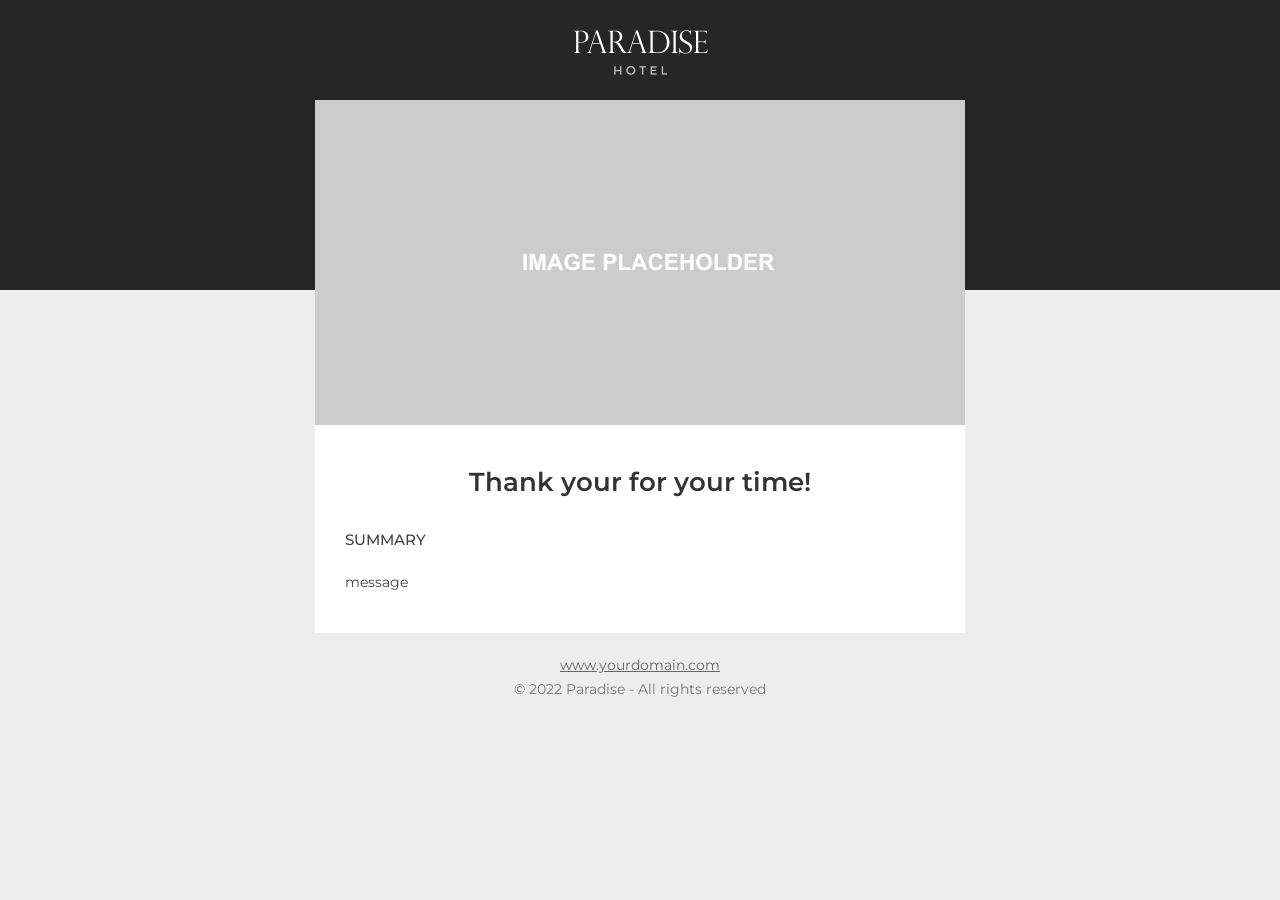
<file: phpmailer/confirmation.html>
<!DOCTYPE html>
<html lang="en" xmlns="http://www.w3.org/1999/xhtml">

<head>
    <!--[if gte mso 15]>
    <xml>
        <o:OfficeDocumentSettings>
        <o:AllowPNG/>
        <o:PixelsPerInch>96</o:PixelsPerInch>
        </o:OfficeDocumentSettings>
    </xml>
    <![endif]-->
    <meta http-equiv="Content-Type" content="text/html; charset=utf-8">
    <meta name="viewport" content="width=device-width, initial-scale=1">
    <meta http-equiv="X-UA-Compatible" content="IE=edge">
    <meta name="format-detection" content="date=no">
    <meta name="format-detection" content="address=no">
    <meta name="format-detection" content="telephone=no">
    <title>Paradise Hotel</title>

    <!-- GOOGLE WEB FONT-->
    <link rel="preconnect" href="https://fonts.googleapis.com">
    <link rel="preconnect" href="https://fonts.gstatic.com" crossorigin>
    <link href="https://fonts.googleapis.com/css2?family=Caveat:wght@400;500&family=Montserrat:wght@300;400;500;600;700&display=swap" rel="stylesheet">

    <style>
    *{
        -webkit-font-smoothing: antialiased;
        -moz-osx-font-smoothing: grayscale;
    }

    body {
        padding: 0 !important;
        margin: 0 !important;
        display: block !important;
        min-width: 100% !important;
        width: 100% !important;
        background: #ededed;
        font-family: 'Montserrat', Arial, sans-serif;
        -webkit-text-size-adjust: none;
    }

    a {
        color: #978667;
        text-decoration: none;
    }

    p {
        padding: 0 !important;
        margin: 0 !important;
    }

    strong {
        font-weight: 600 !important;
    }

    img {
        -ms-interpolation-mode: bicubic;
        /* Allow smoother rendering of resized image in Internet Explorer */
    }

    /* Mobile styles */
    @media only screen and (max-width:525px) {

        .mobile-br-15 {
            height: 15px !important;
        }

        .m-td,
        .m-td,
        .m-td{
            display: none !important;
            width: 0 !important;
            height: 0 !important;
            font-size: 0 !important;
            line-height: 0 !important;
            min-height: 0 !important;
        }

        .img-m-center{
            text-align: center !important;
        }

        .text-r-m-center,
        .text-white-top,
        .text-white-top{
            text-align: center !important;
        }

        .fluid-img img,
        .fluid-img img {
            width: 100% !important;
            max-width: 100% !important;
            height: auto !important;
        }

        .mobile-shell {
            width: 100% !important;
            min-width: 100% !important;
        }

        .center {
            margin: 0 auto;
        }

        .td{
            width: 100% !important;
            min-width: 100% !important;
        }

        .content-spacing {
            width: 15px !important;
        }

    }
    </style>
</head>

<body class="body" style="padding:0 !important; margin:0 !important; display:block !important; min-width:100% !important; width:100% !important; background:#ededed; -webkit-text-size-adjust:none;">
    <table width="100%" border="0" cellspacing="0" cellpadding="0" bgcolor="#ededed">
        <tr>
            <td align="center" valign="top">
                <!-- 3/ Header -->
                <table width="100%" border="0" cellspacing="0" cellpadding="0" bgcolor="#262626">
                    <tr>
                        <td align="center">
                            <table width="650" border="0" cellspacing="0" cellpadding="0" class="mobile-shell">
                                <tr>
                                    <td class="td" style="width:650px; min-width:650px; font-size:0pt; line-height:0pt; padding:0; margin:0; font-weight:normal;">
                                        <!-- Header -->
                                        <table width="100%" border="0" cellspacing="0" cellpadding="0">
                                            <tr>
                                                <td>
                                                    <table width="100%" border="0" cellspacing="0" cellpadding="0" class="spacer" style="font-size:0pt; line-height:0pt; text-align:center; width:100%; min-width:100%">
                                                        <tr>
                                                            <td height="30" class="spacer" style="font-size:0pt; line-height:0pt; text-align:center; width:100%; min-width:100%">&nbsp;</td>
                                                        </tr>
                                                    </table>
                                                    <table width="100%" border="0" cellspacing="0" cellpadding="0">
                                                        <tr>
                                                            <td>
                                                                <div class="img" style="font-size:0pt; line-height:0pt; text-align:center">
                                                                    <div class="img-m-center" style="font-size:0pt; line-height:0pt">
                                                                        <a href="#" target="_blank">
                                                                            <img src="images/logo.png" border="0" width="135" height="45" alt="" />
                                                                        </a>
                                                                    </div>
                                                                </div>
                                                            </td>
                                                        </tr>
                                                    </table>
                                                    <table width="100%" border="0" cellspacing="0" cellpadding="0" class="spacer" style="font-size:0pt; line-height:0pt; text-align:center; width:100%; min-width:100%">
                                                        <tr>
                                                            <td height="25" class="spacer" style="font-size:0pt; line-height:0pt; text-align:center; width:100%; min-width:100%">&nbsp;</td>
                                                        </tr>
                                                    </table>
                                                </td>
                                            </tr>
                                        </table>
                                        <!-- END Header -->
                                    </td>
                                </tr>
                            </table>
                        </td>
                    </tr>
                </table>
                <!-- END 3/ Header -->
                <!-- Section 1 -->
                <table width="100%" border="0" cellspacing="0" cellpadding="0" bgcolor="#ededed">
                    <tr>
                        <td valign="top" class="m-td" style="font-size:0pt; line-height:0pt; text-align:left">
                            <table width="100%" border="0" cellspacing="0" cellpadding="0" bgcolor="#262626" style="font-size:0pt; line-height:0pt; text-align:center; width:100%; min-width:100%">
                                <tr>
                                    <td bgcolor="#262626" height="190" style="font-size:0pt; line-height:0pt; text-align:center; width:100%; min-width:100%">&nbsp;</td>
                                </tr>
                            </table>
                        </td>
                        <td width="650" align="center">
                            <table width="650" border="0" cellspacing="0" cellpadding="0" class="mobile-shell" bgcolor="#978667">
                                <tr>
                                    <td class="td" style="width:650px; min-width:650px; font-size:0pt; line-height:0pt; padding:0; margin:0; font-weight:normal;">
                                        <table width="100%" border="0" cellspacing="0" cellpadding="0">
                                            <tr>
                                                <td>
                                                    <table width="100%" border="0" cellspacing="0" cellpadding="0" class="spacer" style="font-size:0pt; line-height:0pt; text-align:center; width:100%; min-width:100%">
                                                    </table>
                                                    <div class="fluid-img" style="font-size:0pt; line-height:0pt;">
                                                        <div class="img-center" style="font-size:0pt; line-height:0pt; text-align:center">
                                                            <img src="images/main.jpg" border="0" width="650" height="325" alt="" />
                                                        </div>
                                                    </div>
                                                    <table width="100%" border="0" cellspacing="0" cellpadding="0" class="spacer" style="font-size:0pt; line-height:0pt; text-align:center; width:100%; min-width:100%">
                                                    </table>
                                                </td>
                                            </tr>
                                        </table>
                                    </td>
                                </tr>
                            </table>
                            <table width="650" border="0" cellspacing="0" cellpadding="0" class="mobile-shell">
                                <tr>
                                    <td>
                                        <table width="100%" border="0" cellspacing="0" cellpadding="0" bgcolor="#ffffff">
                                            <tr>
                                                <td class="content-spacing" style="font-size:0pt; line-height:0pt; text-align:left" width="30"></td>
                                                <td>
                                                    <table width="100%" border="0" cellspacing="0" cellpadding="0" class="spacer" style="font-size:0pt; line-height:0pt; text-align:center; width:100%; min-width:100%">
                                                        <tr>
                                                            <td height="40" class="spacer" style="font-size:0pt; line-height:0pt; text-align:center; width:100%; min-width:100%">&nbsp;</td>
                                                        </tr>
                                                    </table>
                                                     <div style="color:#333333; font-family: 'Montserrat', Arial, sans-serif; font-size:26px; line-height:34px; text-align:center; font-weight: 600;">Thank your for your time!</div>
                                                    <table width="100%" border="0" cellspacing="0" cellpadding="0" class="spacer" style="font-size:0pt; line-height:0pt; text-align:center; width:100%; min-width:100%">
                                                        <tr>
                                                            <td height="30" class="spacer" style="font-size:0pt; line-height:0pt; text-align:center; width:100%; min-width:100%">&nbsp;</td>
                                                        </tr>
                                                    </table>
                                                     <!-- ////////// The email body message -->
                                                    <div style="color:#444444; font-family: 'Montserrat', Arial, sans-serif; font-size:14px; line-height:21px; text-align:left">
                                                        <span style="font-weight: 500; font-size:15px;">SUMMARY</span><br /><br />message
                                                    </div>
                                                    <!-- ////////// The email body message -->
                                                    <table width="100%" border="0" cellspacing="0" cellpadding="0" class="spacer" style="font-size:0pt; line-height:0pt; text-align:center; width:100%; min-width:100%">
                                                        <tr>
                                                            <td height="40" class="spacer" style="font-size:0pt; line-height:0pt; text-align:center; width:100%; min-width:100%">&nbsp;</td>
                                                        </tr>
                                                    </table>
                                                </td>
                                                <td class="content-spacing" style="font-size:0pt; line-height:0pt; text-align:left" width="30"></td>
                                            </tr>
                                        </table>
                                    </td>
                                </tr>
                                <tr>
                                    <td>
                                        <table width="100%" border="0" cellspacing="0" cellpadding="0" class="spacer" style="font-size:0pt; line-height:0pt; text-align:center; width:100%; min-width:100%">
                                            <tr>
                                                <td height="20" class="spacer" style="font-size:0pt; line-height:0pt; text-align:center; width:100%; min-width:100%">&nbsp;</td>
                                            </tr>
                                        </table>
                                    </td>
                                </tr>
                            </table>
                        </td>
                        <td valign="top" class="m-td" style="font-size:0pt; line-height:0pt; text-align:left">
                            <table width="100%" border="0" cellspacing="0" cellpadding="0" bgcolor="#262626" style="font-size:0pt; line-height:0pt; text-align:center; width:100%; min-width:100%">
                                <tr>
                                    <td bgcolor="#262626" height="190" style="font-size:0pt; line-height:0pt; text-align:center; width:100%; min-width:100%">&nbsp;</td>
                                </tr>
                            </table>
                        </td>
                    </tr>
                </table>
                <!-- END Section 1 -->
                <!-- Footer -->
                <table width="100%" border="0" cellspacing="0" cellpadding="0">
                    <tr>
                        <td align="center">
                            <table width="650" border="0" cellspacing="0" cellpadding="0" class="mobile-shell">
                                <tr>
                                    <td class="td" style="width:650px; min-width:650px; font-size:0pt; line-height:0pt; padding:0; margin:0; font-weight:normal;">
                                        <table width="100%" border="0" cellspacing="0" cellpadding="0">
                                            <tr>
                                                <td align="center">
                                                    <div class="text-r-m-center" style="color:#777777; font-family: 'Montserrat', Arial, sans-serif; font-size:14px; line-height:24px; text-align:center">
                                                        <a href="#" target="_blank" style="color:#666666; text-decoration:underline"><span style="color:#666666; text-decoration:underline">www.yourdomain.com</span></a>
                                                        <br />
                                                        &copy; 2022 Paradise - All rights reserved
                                                    </div>
                                                </td>
                                            </tr>
                                        </table>
                                        <table width="100%" border="0" cellspacing="0" cellpadding="0" class="spacer" style="font-size:0pt; line-height:0pt; text-align:center; width:100%; min-width:100%">
                                            <tr>
                                                <td height="40" class="spacer" style="font-size:0pt; line-height:0pt; text-align:center; width:100%; min-width:100%">&nbsp;</td>
                                            </tr>
                                        </table>
                                    </td>
                                </tr>
                            </table>
                        </td>
                    </tr>
                </table>
                <!-- END Footer -->
                <div style="font-size:0pt; line-height:0pt;" class="mobile-br-15"></div>
            </td>
        </tr>
    </table>

</body>
</html>
</file>
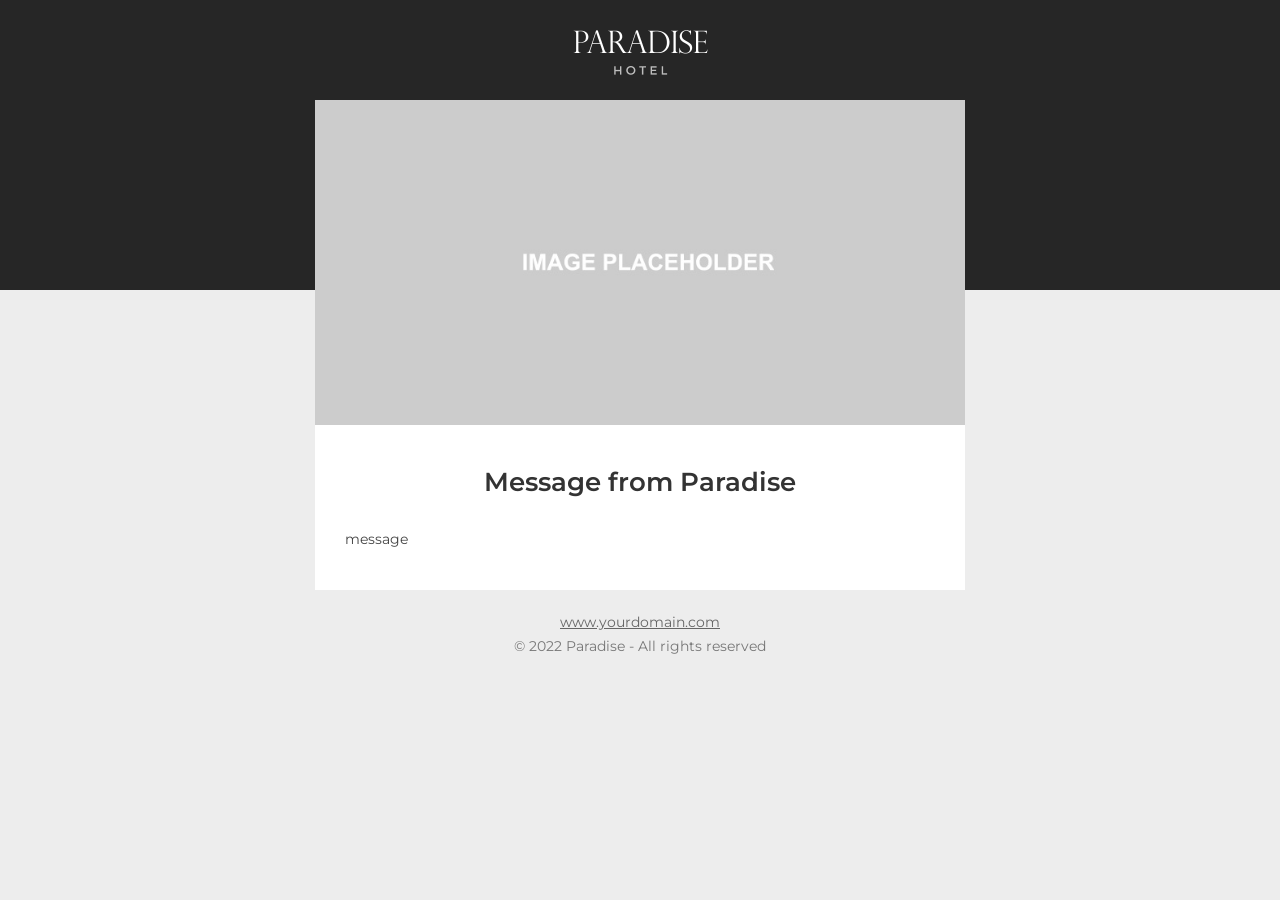
<file: phpmailer/template-email.html>
<!DOCTYPE html>
<html lang="en" xmlns="http://www.w3.org/1999/xhtml">

<head>
    <!--[if gte mso 15]>
    <xml>
        <o:OfficeDocumentSettings>
        <o:AllowPNG/>
        <o:PixelsPerInch>96</o:PixelsPerInch>
        </o:OfficeDocumentSettings>
    </xml>
    <![endif]-->
    <meta http-equiv="Content-Type" content="text/html; charset=utf-8">
    <meta name="viewport" content="width=device-width, initial-scale=1">
    <meta http-equiv="X-UA-Compatible" content="IE=edge">
    <meta name="format-detection" content="date=no">
    <meta name="format-detection" content="address=no">
    <meta name="format-detection" content="telephone=no">
    <title>Paradise Hotel</title>

    <!-- GOOGLE WEB FONT-->
    <link rel="preconnect" href="https://fonts.googleapis.com">
    <link rel="preconnect" href="https://fonts.gstatic.com" crossorigin>
    <link href="https://fonts.googleapis.com/css2?family=Caveat:wght@400;500&family=Montserrat:wght@300;400;500;600;700&display=swap" rel="stylesheet">

    <style>
    *{
        -webkit-font-smoothing: antialiased;
        -moz-osx-font-smoothing: grayscale;
    }

    body {
        padding: 0 !important;
        margin: 0 !important;
        display: block !important;
        min-width: 100% !important;
        width: 100% !important;
        background: #ededed;
        font-family: 'Montserrat', Arial, sans-serif;
        -webkit-text-size-adjust: none;
    }

    a {
        color: #978667;
        text-decoration: none;
    }

    p {
        padding: 0 !important;
        margin: 0 !important;
    }

    strong {
        font-weight: 600 !important;
    }

    img {
        -ms-interpolation-mode: bicubic;
        /* Allow smoother rendering of resized image in Internet Explorer */
    }

    /* Mobile styles */
    @media only screen and (max-width:525px) {

        .mobile-br-15 {
            height: 15px !important;
        }

        .m-td,
        .m-td,
        .m-td{
            display: none !important;
            width: 0 !important;
            height: 0 !important;
            font-size: 0 !important;
            line-height: 0 !important;
            min-height: 0 !important;
        }

        .img-m-center{
            text-align: center !important;
        }

        .text-r-m-center,
        .text-white-top,
        .text-white-top{
            text-align: center !important;
        }

        .fluid-img img,
        .fluid-img img {
            width: 100% !important;
            max-width: 100% !important;
            height: auto !important;
        }

        .mobile-shell {
            width: 100% !important;
            min-width: 100% !important;
        }

        .center {
            margin: 0 auto;
        }

        .td{
            width: 100% !important;
            min-width: 100% !important;
        }

        .content-spacing {
            width: 15px !important;
        }

    }
    </style>
</head>

<body class="body" style="padding:0 !important; margin:0 !important; display:block !important; min-width:100% !important; width:100% !important; background:#ededed; -webkit-text-size-adjust:none;">
    <table width="100%" border="0" cellspacing="0" cellpadding="0" bgcolor="#ededed">
        <tr>
            <td align="center" valign="top">
                <!-- 3/ Header -->
                <table width="100%" border="0" cellspacing="0" cellpadding="0" bgcolor="#262626">
                    <tr>
                        <td align="center">
                            <table width="650" border="0" cellspacing="0" cellpadding="0" class="mobile-shell">
                                <tr>
                                    <td class="td" style="width:650px; min-width:650px; font-size:0pt; line-height:0pt; padding:0; margin:0; font-weight:normal;">
                                        <!-- Header -->
                                        <table width="100%" border="0" cellspacing="0" cellpadding="0">
                                            <tr>
                                                <td>
                                                    <table width="100%" border="0" cellspacing="0" cellpadding="0" class="spacer" style="font-size:0pt; line-height:0pt; text-align:center; width:100%; min-width:100%">
                                                        <tr>
                                                            <td height="30" class="spacer" style="font-size:0pt; line-height:0pt; text-align:center; width:100%; min-width:100%">&nbsp;</td>
                                                        </tr>
                                                    </table>
                                                    <table width="100%" border="0" cellspacing="0" cellpadding="0">
                                                        <tr>
                                                            <td>
                                                                <div class="img" style="font-size:0pt; line-height:0pt; text-align:center">
                                                                    <div class="img-m-center" style="font-size:0pt; line-height:0pt">
                                                                        <a href="#" target="_blank">
                                                                            <img src="images/logo.png" border="0" width="135" height="45" alt="" />
                                                                        </a>
                                                                    </div>
                                                                </div>
                                                            </td>
                                                        </tr>
                                                    </table>
                                                    <table width="100%" border="0" cellspacing="0" cellpadding="0" class="spacer" style="font-size:0pt; line-height:0pt; text-align:center; width:100%; min-width:100%">
                                                        <tr>
                                                            <td height="25" class="spacer" style="font-size:0pt; line-height:0pt; text-align:center; width:100%; min-width:100%">&nbsp;</td>
                                                        </tr>
                                                    </table>
                                                </td>
                                            </tr>
                                        </table>
                                        <!-- END Header -->
                                    </td>
                                </tr>
                            </table>
                        </td>
                    </tr>
                </table>
                <!-- END 3/ Header -->
                <!-- Section 1 -->
                <table width="100%" border="0" cellspacing="0" cellpadding="0" bgcolor="#ededed">
                    <tr>
                        <td valign="top" class="m-td" style="font-size:0pt; line-height:0pt; text-align:left">
                            <table width="100%" border="0" cellspacing="0" cellpadding="0" bgcolor="#262626" style="font-size:0pt; line-height:0pt; text-align:center; width:100%; min-width:100%">
                                <tr>
                                    <td bgcolor="#262626" height="190" style="font-size:0pt; line-height:0pt; text-align:center; width:100%; min-width:100%">&nbsp;</td>
                                </tr>
                            </table>
                        </td>
                        <td width="650" align="center">
                            <table width="650" border="0" cellspacing="0" cellpadding="0" class="mobile-shell" bgcolor="#978667">
                                <tr>
                                    <td class="td" style="width:650px; min-width:650px; font-size:0pt; line-height:0pt; padding:0; margin:0; font-weight:normal;">
                                        <table width="100%" border="0" cellspacing="0" cellpadding="0">
                                            <tr>
                                                <td>
                                                    <table width="100%" border="0" cellspacing="0" cellpadding="0" class="spacer" style="font-size:0pt; line-height:0pt; text-align:center; width:100%; min-width:100%">
                                                    </table>
                                                    <div class="fluid-img" style="font-size:0pt; line-height:0pt;">
                                                        <div class="img-center" style="font-size:0pt; line-height:0pt; text-align:center">
                                                            <img src="images/main.jpg" border="0" width="650" height="325" alt="" />
                                                        </div>
                                                    </div>
                                                    <table width="100%" border="0" cellspacing="0" cellpadding="0" class="spacer" style="font-size:0pt; line-height:0pt; text-align:center; width:100%; min-width:100%">
                                                    </table>
                                                </td>
                                            </tr>
                                        </table>
                                    </td>
                                </tr>
                            </table>
                            <table width="650" border="0" cellspacing="0" cellpadding="0" class="mobile-shell">
                                <tr>
                                    <td>
                                        <table width="100%" border="0" cellspacing="0" cellpadding="0" bgcolor="#ffffff">
                                            <tr>
                                                <td class="content-spacing" style="font-size:0pt; line-height:0pt; text-align:left" width="30"></td>
                                                <td>
                                                    <table width="100%" border="0" cellspacing="0" cellpadding="0" class="spacer" style="font-size:0pt; line-height:0pt; text-align:center; width:100%; min-width:100%">
                                                        <tr>
                                                            <td height="40" class="spacer" style="font-size:0pt; line-height:0pt; text-align:center; width:100%; min-width:100%">&nbsp;</td>
                                                        </tr>
                                                    </table>
                                                    <div style="color:#333333; font-family: 'Montserrat', Arial, sans-serif; font-size:26px; line-height:34px; text-align:center; font-weight: 600;">Message from Paradise</div>
                                                    <table width="100%" border="0" cellspacing="0" cellpadding="0" class="spacer" style="font-size:0pt; line-height:0pt; text-align:center; width:100%; min-width:100%">
                                                        <tr>
                                                            <td height="30" class="spacer" style="font-size:0pt; line-height:0pt; text-align:center; width:100%; min-width:100%">&nbsp;</td>
                                                        </tr>
                                                    </table>
                                                    <!-- ////////// The email body message -->
                                                    <div style="color:#444444; font-family: 'Montserrat', Arial, sans-serif; font-size:14px; line-height:21px; text-align:left">
                                                        message
                                                    </div>
                                                    <!-- ////////// The email body message -->
                                                    <table width="100%" border="0" cellspacing="0" cellpadding="0" class="spacer" style="font-size:0pt; line-height:0pt; text-align:center; width:100%; min-width:100%">
                                                        <tr>
                                                            <td height="40" class="spacer" style="font-size:0pt; line-height:0pt; text-align:center; width:100%; min-width:100%">&nbsp;</td>
                                                        </tr>
                                                    </table>
                                                </td>
                                                <td class="content-spacing" style="font-size:0pt; line-height:0pt; text-align:left" width="30"></td>
                                            </tr>
                                        </table>
                                    </td>
                                </tr>
                                <tr>
                                    <td>
                                        <table width="100%" border="0" cellspacing="0" cellpadding="0" class="spacer" style="font-size:0pt; line-height:0pt; text-align:center; width:100%; min-width:100%">
                                            <tr>
                                                <td height="20" class="spacer" style="font-size:0pt; line-height:0pt; text-align:center; width:100%; min-width:100%">&nbsp;</td>
                                            </tr>
                                        </table>
                                    </td>
                                </tr>
                            </table>
                        </td>
                        <td valign="top" class="m-td" style="font-size:0pt; line-height:0pt; text-align:left">
                            <table width="100%" border="0" cellspacing="0" cellpadding="0" bgcolor="#262626" style="font-size:0pt; line-height:0pt; text-align:center; width:100%; min-width:100%">
                                <tr>
                                    <td bgcolor="#262626" height="190" style="font-size:0pt; line-height:0pt; text-align:center; width:100%; min-width:100%">&nbsp;</td>
                                </tr>
                            </table>
                        </td>
                    </tr>
                </table>
                <!-- END Section 1 -->
                <!-- Footer -->
                <table width="100%" border="0" cellspacing="0" cellpadding="0">
                    <tr>
                        <td align="center">
                            <table width="650" border="0" cellspacing="0" cellpadding="0" class="mobile-shell">
                                <tr>
                                    <td class="td" style="width:650px; min-width:650px; font-size:0pt; line-height:0pt; padding:0; margin:0; font-weight:normal;">
                                        <table width="100%" border="0" cellspacing="0" cellpadding="0">
                                            <tr>
                                                <td align="center">
                                                    <div class="text-r-m-center" style="color:#777777; font-family: 'Montserrat', Arial, sans-serif; font-size:14px; line-height:24px; text-align:center">
                                                        <a href="#" target="_blank" style="color:#666666; text-decoration:underline"><span style="color:#666666; text-decoration:underline">www.yourdomain.com</span></a>
                                                        <br />
                                                        &copy; 2022 Paradise - All rights reserved
                                                    </div>
                                                </td>
                                            </tr>
                                        </table>
                                        <table width="100%" border="0" cellspacing="0" cellpadding="0" class="spacer" style="font-size:0pt; line-height:0pt; text-align:center; width:100%; min-width:100%">
                                            <tr>
                                                <td height="40" class="spacer" style="font-size:0pt; line-height:0pt; text-align:center; width:100%; min-width:100%">&nbsp;</td>
                                            </tr>
                                        </table>
                                    </td>
                                </tr>
                            </table>
                        </td>
                    </tr>
                </table>
                <!-- END Footer -->
                <div style="font-size:0pt; line-height:0pt;" class="mobile-br-15"></div>
            </td>
        </tr>
    </table>

</body>
</html>
</file>
<file: css/style.css>
/*
Theme Name: Paradise 4.5
Theme URI: https://www.ansonika.com/paradise/demo.html
Author: Ansonika
Author URI: https://themeforest.net/user/Ansonika/

[Table of contents] 

1. SITE STRUCTURE and TYPOGRAPHY
- 1.0 Preloader
- 1.1 Typography
- 1.2 Animations title
- 1.3 Buttons
- 1.4 Structure
- 1.5 Menu
- 1.6 Hero

2. CONTENT
- 2.1 Carousel Slider
- 2.2 Facilities
- 2.3 Testimonials
- 2.4 Accordion
- 2.5 Room list 
- 2.6 Booking Section

3. COMMON
- 3.1 Misc
- 3.2 Datepicker
- 3.3 Forms
- 3.4 Success submit 
- 3.5 Spacing

/*============================================================================================*/
/* 1.  SITE STRUCTURE and TYPOGRAPHY */
/*============================================================================================*/
@media (prefers-reduced-motion: no-preference) {
  :root {
    scroll-behavior: inherit;
  }
}
/*-------- 1.0 Preloader --------*/
@keyframes background {
  0% {
    top: 0;
  }
  100% {
    top: -100%;
  }
}
#preloader {
  position: fixed;
  top: 0;
  left: 0;
  right: 0;
  width: 100%;
  height: 100%;
  bottom: 0;
  background-color: #292b33;
  z-index: 99999999999 !important;
  overflow: hidden;
}
#preloader.loaded {
  animation: background 0.65s normal forwards cubic-bezier(0.785, 0.135, 0.15, 0.86);
  transition-delay: 1s;
}

[data-loader=circle-side] {
  position: absolute;
  width: 50px;
  height: 50px;
  top: 50%;
  left: 50%;
  margin-left: -25px;
  margin-top: -25px;
  animation: circle infinite 0.95s linear;
  border: 2px solid #111;
  border-top-color: rgba(255, 255, 255, 0.2);
  border-right-color: rgba(255, 255, 255, 0.2);
  border-bottom-color: rgba(255, 255, 255, 0.2);
  border-radius: 100%;
}
@keyframes circle {
  0% {
    transform: rotate(0);
  }
  100% {
    transform: rotate(360deg);
  }
}
/*-------- 1.1 Typography --------*/
/* rem reference
10px = 0.625rem
12px = 0.75rem
14px = 0.875rem
16px = 1rem (base)
18px = 1.125rem
20px = 1.25rem
24px = 1.5rem
30px = 1.875rem
32px = 2rem
*/
html * {
  -webkit-font-smoothing: antialiased;
}

body {
  background: #faf8f5;
  font-size: 15px;
  font-size: 0.9375rem;
  line-height: 1.6;
  font-family: "Montserrat", Helvetica, sans-serif;
  color: #333;
}

main {
  position: relative;
  z-index: 2;
  background-color: #faf8f5;
}

h1,
h2,
h3,
h4,
h5,
h6 {
  color: #333;
  font-weight: 700;
  letter-spacing: -0.03em;
  line-height: 1.3;
}

h3,
h4,
h5,
h6 {
  font-weight: 600;
}

p {
  margin-bottom: 25px;
}

strong {
  font-weight: 600;
}

p.lead strong {
  font-weight: 500;
}

hr {
  margin: 30px 0 30px 0;
  border-color: #d9e1e6;
  opacity: 1;
}
hr.more_margin {
  margin: 60px 0 60px 0;
}

/* General links color */
a {
  color: #978667;
  text-decoration: none;
  transition: all 0.3s ease-in-out;
  outline: none;
}
a:hover, a:focus {
  color: #24262d;
  text-decoration: none;
  outline: none;
}

.title small {
  text-transform: uppercase;
  color: #978667;
  letter-spacing: 3px;
  font-weight: 600;
  display: block;
  margin-bottom: 5px;
  font-size: 12px;
  font-size: 0.75rem;
}
.title h2,
.title h3 {
  font-weight: 700;
  font-size: 38px;
  font-size: 2.375rem;
  margin-bottom: 15px;
}
.title h3 {
  font-size: 31px;
  font-size: 1.9375rem;
}
.title.center {
  text-align: center;
}
.title.white small {
  color: #ebd7b2;
  opacity: 0.8;
}
.title.white h2,
.title.white h3 {
  color: #fff;
}

/*-------- 1.2 Animations title --------*/
.slide-animated {
  transform: translateY(20px);
  opacity: 0;
  visibility: hidden;
  transition: all 0.05s ease;
}

.is-transitioned .slide-animated {
  transform: none;
  opacity: 1;
  visibility: visible;
  transition: all 0.5s ease;
}
.is-transitioned .slide-animated.one {
  transition-delay: 0.5s;
  -webkit-transition-delay: 0.5s;
  -moz-transition-delay: 0.5s;
  -o-transition-delay: 0.5s;
}
.is-transitioned .slide-animated.two {
  transition-delay: 0.7s;
  -webkit-transition-delay: 0.7s;
  -moz-transition-delay: 0.7s;
  -o-transition-delay: 0.7s;
}
.is-transitioned .slide-animated.three {
  transition-delay: 0.9s;
  -webkit-transition-delay: 0.9s;
  -moz-transition-delay: 0.9s;
  -o-transition-delay: 0.9s;
}
.is-transitioned .slide-animated.four {
  transition-delay: 2.5s;
  -webkit-transition-delay: 2.5s;
  -moz-transition-delay: 2.5s;
  -o-transition-delay: 2.5s;
}

/*-------- 1.3 Buttons --------*/
a.btn_1,
.btn_1 {
  border: none;
  color: #fff;
  background: #0C948D;
  outline: none;
  cursor: pointer;
  display: inline-flex;
  text-decoration: none;
  padding: 14px 25px 14px 25px;
  font-weight: 600;
  transition: all 0.3s ease-in-out;
  border-radius: 25px;
  align-items: center;
  justify-content: center;
  line-height: 1;
}
a.btn_1:hover,
.btn_1:hover {
  background-color: #4b514d;
}
a.btn_1.inverse,
.btn_1.inverse {
  background-color: #fff;
  color: #333;
}
a.btn_1.full-width,
.btn_1.full-width {
  width: 100%;
  text-align: center;
}
a.btn_1.outline,
.btn_1.outline {
  background-color: transparent;
  border: 2px solid #24262d;
  color: #24262d;
}
a.btn_1.outline.white,
.btn_1.outline.white {
  border-color: #fff;
  color: #fff;
}
a.btn_1.outline:hover,
.btn_1.outline:hover {
  background-color: #4b514d;
  border: 2px solid transparent;
  color: #fff;
}

a.animated_link {
  position: relative;
  text-decoration: none;
}
a.animated_link::before {
  content: "";
  position: absolute;
  display: block;
  width: 100%;
  height: 2px;
  bottom: -5px;
  left: 0;
  background-color: #24262d;
  transform: scaleX(0);
  transform-origin: top left;
  transition: transform 0.3s ease;
}
a.animated_link:hover::before {
  transform: scaleX(1);
}
a.animated_link.active::before {
  transform: scaleX(1);
}

.lang_wp {
  position: absolute;
  right: 30px;
  bottom: 30px;
  text-align: right;
  z-index: 99999;
}

/*-------- 1.4 Structure --------*/
/* Header */
header {
  padding: 20px 0;
  width: 100%;
  z-index: 999;
  position: fixed;
  left: 0;
  top: 0;
  background-color: rgba(255, 255, 255, 0);
  transition: all 0.3s ease;
}
@media (max-width: 767px) {
  header {
    padding: 15px 0;
  }
}
header .logo_sticky {
  display: none;
}
header .logo_normal {
  display: block;
}
header nav ul {
  list-style: none;
  padding: 0;
  margin: 0;
  text-align: right;
}
header nav ul li {
  display: inline-block;
  font-weight: 600;
  margin-left: 25px;
}
header nav ul li:first-child {
  margin-left: 0;
}
@media (max-width: 991px) {
  header nav ul li:first-child {
    display: none;
  }
}
header.fixed_header nav ul li a {
  color: #fff;
}
header.fixed_header nav ul li a.animated_link:before {
  background-color: #fff;
}
header.fixed_header.sticky {
  transition: all 0.3s ease-in-out;
  border-bottom: 1px solid #d9e1e6;
  background-color: #fff;
}
header.fixed_header.sticky .logo_normal {
  display: none;
}
header.fixed_header.sticky .logo_sticky {
  display: inline-block;
}
header.fixed_header.sticky nav ul li a {
  color: #333;
}
header.fixed_header.sticky nav ul li a.animated_link:before {
  background-color: #333;
}
header.fixed_header.sticky nav ul li a.btn_1 {
  color: #fff;
}
header.fixed_header.sticky .hamburger__inner,
header.fixed_header.sticky .hamburger__inner::before,
header.fixed_header.sticky .hamburger__inner::after {
  background-color: #333;
}

.hamburger_2 {
  position: relative;
  top: 8px;
  padding: 0 0;
  display: inline-block;
  cursor: pointer;
  transition-property: opacity, filter;
  transition-duration: 0.15s;
  transition-timing-function: linear;
  font: inherit;
  color: inherit;
  text-transform: none;
  background-color: transparent;
  border: 0;
  margin: 0;
  overflow: visible;
}
@media (max-width: 991px) {
  .hamburger_2 {
    top: 5px;
  }
}
.hamburger_2:hover .hamburger__inner {
  animation: burger 0.4s ease;
}
.hamburger_2:hover .hamburger__inner:before {
  animation: burger 0.4s 0.1s ease;
}
.hamburger_2:hover .hamburger__inner:after {
  animation: burger 0.4s 0.2s ease;
}
.hamburger_2 .hamburger__box {
  width: 24px;
  height: 24px;
  display: inline-block;
  position: relative;
}
.hamburger_2 .hamburger__inner {
  display: block;
  top: 50%;
  margin-top: -2px;
}
.hamburger_2 .hamburger__inner,
.hamburger_2 .hamburger__inner::before,
.hamburger_2 .hamburger__inner::after {
  width: 24px;
  height: 2px;
  background-color: #fff;
  border-radius: 0px;
  position: absolute;
  transition-property: transform;
  transition-duration: 0.15s;
  transition-timing-function: ease;
}
.hamburger_2 .hamburger__inner::before,
.hamburger_2 .hamburger__inner::after {
  content: "";
  display: block;
}
.hamburger_2 .hamburger__inner::before {
  top: -8px;
}
.hamburger_2 .hamburger__inner::after {
  bottom: -8px;
}

@keyframes burger {
  0% {
    transform-origin: 0 100%;
    transform: scale(1, 1);
  }
  50% {
    transform-origin: 0 100%;
    transform: scale(0, 1);
  }
  100% {
    transform-origin: 0 100%;
    transform: scale(1, 1);
  }
}
.headroom--not-top .hamburger__inner,
.headroom--not-top .hamburger__inner::before,
.headroom--not-top .hamburger__inner::after {
  background-color: #333;
}

/* Hamburger with close */
.hamburger {
  position: relative;
  top: 8px !important;
}

.headroom--not-top .hamburger-inner,
.headroom--not-top .hamburger-inner::before,
.headroom--not-top .hamburger-inner::after {
  background-color: #333;
}

.phone_element {
  border-top: 1px solid #d9e1e6;
  padding: 20px 0 20px 0;
  position: relative;
  line-height: 1.4;
}
.phone_element a {
  display: flex;
  align-items: center;
}
.phone_element a span {
  font-size: 18px;
  font-size: 1.125rem;
  font-weight: 600;
  color: #978667;
}
.phone_element a span em {
  color: #333;
  display: block;
  font-style: inherit;
  text-transform: uppercase;
  font-size: 11px;
  font-size: 0.6875rem;
  font-weight: 500;
  letter-spacing: 2px;
}
.phone_element a i {
  margin-right: 15px;
  font-size: 30px;
  font-size: 1.875rem;
  color: #978667;
}
.phone_element.no_borders {
  padding-top: 5px;
  border-top: none;
}

.closebt {
  transition: all 0.3s ease-in-out;
  cursor: pointer;
  color: #ccc;
  display: inline-block;
  text-align: center;
  position: absolute;
  right: 25px;
  top: 0;
}
.closebt i {
  font-size: 42px;
  font-size: 2.625rem;
}
.closebt:hover {
  transform: rotate(90deg);
  opacity: 1;
}

/*-------- 1.5 Menu --------*/
.logo_panel {
  text-align: center;
  display: flex;
  align-items: center;
  justify-content: center;
  height: 135px;
  background-color: #faf8f5;
}

.menu_v1 .hamburger_2 {
  top: 5px;
}
.menu_v1 .hamburger_2,
.menu_v1 .closebt,
.menu_v1 .layer {
  display: none;
}
@media (max-width: 991px) {
  .menu_v1 .hamburger_2,
  .menu_v1 .closebt,
  .menu_v1 .layer {
    display: block;
  }
}
.menu_v1 .logo_panel {
  display: none;
  border-bottom: 1px solid #ededed;
}
@media (max-width: 991px) {
  .menu_v1 .logo_panel {
    display: flex;
  }
}

@media only screen and (max-width: 991px) {
  .main-menu {
    overflow-y: auto;
    transform: translateX(102%);
    top: 0;
    right: 0;
    bottom: 0;
    width: 350px;
    height: 100%;
    position: fixed;
    z-index: 99999;
    background-color: #fff;
    transition: all 0.5s cubic-bezier(0.77, 0, 0.175, 1);
    box-shadow: 0px 0px 20px 0px rgba(0, 0, 0, 0.1);
    -webkit-transition: all 0.4s cubic-bezier(0.77, 0, 0.175, 1);
    -moz-transition: all 0.4s cubic-bezier(0.77, 0, 0.175, 1);
  }
  .main-menu #mainNav {
    padding: 30px;
  }
  .main-menu #mainNav ul {
    text-align: left;
  }
  .main-menu #mainNav ul li {
    display: block;
    margin: 0;
  }
  .main-menu #mainNav ul li a {
    display: block;
    color: #333 !important;
    text-transform: uppercase;
    padding: 0.35rem 0.65rem !important;
    margin: 0 0 10px 0;
  }
  .main-menu #mainNav ul li a:before {
    display: none !important;
  }
  .main-menu #mainNav ul li a:hover, .main-menu #mainNav ul li a.active {
    color: #978667 !important;
  }
  .main-menu #mainNav ul li a.btn_1 {
    background-color: transparent;
  }
  .main-menu.show {
    transform: translateX(0);
  }
}
/*-------- 1.6 Hero --------*/
.opacity-mask {
  width: 100%;
  height: 100%;
  position: absolute;
  left: 0;
  top: 0;
  z-index: 2;
}

.background-image {
  background-size: cover;
  background-repeat: no-repeat;
  background-position: center center;
  transition: all 0.5s ease;
  position: absolute;
  top: 0;
  bottom: 0;
  left: 0;
  right: 0;
  z-index: 1;
}

.jarallax {
  position: relative;
  z-index: 0;
}

.jarallax > .jarallax-img {
  position: absolute;
  -o-object-fit: cover;
     object-fit: cover;
  top: 0;
  left: 0;
  width: 100%;
  height: 100%;
  z-index: -1;
}

span[data-jarallax-element] {
  display: block;
}

.kenburns .owl-item.active .item img,
img.jarallax-img.kenburns {
  transform-origin: 50% 50%;
  animation: kenburns 15s linear 0s;
  transition: all 1s ease-in-out;
  transition: all 1s ease-in-out;
  animation-fill-mode: forwards;
  /* or: backwards, both, none */
}

@keyframes kenburns {
  0% {
    transform: scale3d(1.4, 1.4, 1.4) translate3d(-5%, -2%, 0px);
    transition: transform 7000ms linear 1s;
  }
  100% {
    transform: scale3d(1.25, 1.25, 1.25) translate3d(0px, 0px, 0px);
    transition: transform 7000ms linear 1s;
  }
}
img.jarallax-img.kenburns-2 {
  transform-origin: 50% 50%;
  animation: kenburns 10s linear 0s;
  transition: all 1s ease-in-out;
  transition: all 1s ease-in-out;
  animation-fill-mode: forwards;
  /* or: backwards, both, none */
}

.hero {
  color: #fff;
}
.hero.full-height {
  height: 100vh;
}
@media (max-width: 991px) {
  .hero.full-height {
    min-height: 600px;
  }
}
@media (max-width: 767px) {
  .hero.full-height {
    height: 87vh;
  }
}
.hero.medium-height {
  height: 70vh;
}
@media (max-width: 991px) {
  .hero.medium-height {
    min-height: 600px;
  }
}
.hero.small-height {
  height: 60vh;
}
@media (max-width: 991px) {
  .hero.small-height {
    min-height: 600px;
  }
}
.hero .wrapper {
  text-align: left;
  height: 100%;
}
.hero .wrapper small {
  text-transform: uppercase;
  letter-spacing: 3px;
  display: block;
  margin: 0 0 10px 0;
  color: #ebd7b2;
  font-weight: 600;
}
.hero .wrapper h1,
.hero .wrapper h3 {
  color: #fff;
  font-size: 51px;
  font-size: 3.1875rem;
  margin: 0 0 10px 0;
  font-weight: 700;
  text-transform: uppercase;
}
@media (max-width: 767px) {
  .hero .wrapper h1,
  .hero .wrapper h3 {
    font-size: 42px;
    font-size: 2.625rem;
  }
}
.hero .wrapper p {
  font-weight: 400;
  font-size: 24px;
  font-size: 1.5rem;
  line-height: 1.4;
  margin-bottom: 0;
}
.hero .wrapper p strong {
  font-weight: 600;
}
@media (max-width: 767px) {
  .hero .wrapper p {
    padding: 0;
    font-size: 18px;
    font-size: 1.125rem;
  }
}

.parallax_section_1 {
  height: 70vh;
  overflow: hidden;
}
@media (max-width: 991px) {
  .parallax_section_1 {
    min-height: 650px;
  }
}

.copy {
  color: #fff;
  text-align: center;
  padding: 25px 0;
  background-color: #1f2127;
  font-size: 13px;
  font-size: 0.8125rem;
}

.social ul {
  display: block;
  list-style: none;
  margin: 0 0 25px 0;
  padding: 0;
}
.social ul li {
  display: inline-block;
  margin: 0 5px;
}
.social ul li a {
  display: block;
  color: #333;
  opacity: 0.7;
}
.social ul li a:hover {
  color: #978667;
  opacity: 1;
}
.social ul li a i {
  font-size: 21px;
  font-size: 1.3125rem;
}

.styled-select {
  max-width: 180px;
  overflow: hidden;
  height: 40px;
  line-height: 40px;
  border: none;
  background-color: #f3f3f3;
  background-color: rgba(255, 255, 255, 0.05);
  border-radius: 3px;
  padding-right: 35px;
  position: relative;
}
.styled-select.lang-selector:after {
  font-family: "bootstrap-icons";
  content: "\f3ee";
  color: #fff;
  position: absolute;
  right: 15px;
  top: 0;
}
.styled-select select {
  background: transparent;
  width: 110%;
  padding-left: 15px;
  border: 0;
  border-radius: 0;
  box-shadow: none;
  height: 30px;
  color: #ccc;
  font-size: 13px;
  font-size: 0.8125rem;
  margin: 0;
  font-weight: 500;
  -moz-appearance: window;
  -webkit-appearance: none;
  cursor: pointer;
  outline: none;
}
.styled-select select:focus {
  color: #fff;
  outline: none;
  box-shadow: none;
}
.styled-select select::-ms-expand {
  display: none;
}

.styled-select.lang-selector select option {
  color: #555;
}

/* Opacity mask when left open */
.layer {
  position: fixed;
  top: 0;
  left: 0;
  width: 100%;
  min-width: 100%;
  min-height: 100%;
  z-index: 9999;
  background-color: rgba(0, 0, 0, 0.35);
  transition: all 0.1s ease;
  opacity: 0;
  visibility: hidden;
}

.layer-is-visible {
  opacity: 1;
  visibility: visible;
}

/*============================================================================================*/
/* 2.  CONTENT */
/*============================================================================================*/
.intro em {
  font-family: "Caveat", cursive;
  font-size: 32px;
  font-size: 2rem;
  font-style: normal;
  color: #555;
}

/*-------- 2.1 Carousel Slider  --------*/
#carousel-home {
  position: relative;
}
#carousel-home .static {
  position: static;
}
#carousel-home .cover {
  background-size: cover;
  background-position: center;
  background-repeat: no-repeat;
  position: absolute;
  left: 0;
  top: 0;
  bottom: 0;
  right: 0;
  max-height: none !important;
  z-index: 2;
  opacity: 1 !important;
}
#carousel-home .owl-carousel {
  position: relative;
}
#carousel-home .owl-carousel .owl-slide {
  height: 100vh;
  position: relative;
}
@media (max-width: 767px) {
  #carousel-home .owl-carousel .owl-slide {
    height: 90vh;
  }
}
#carousel-home .owl-carousel .owl-slide-animated {
  transform: translateY(20px);
  opacity: 0;
  visibility: hidden;
  transition: all 0.05s ease;
}
#carousel-home .owl-carousel .owl-slide-animated.is-transitioned {
  transform: none;
  opacity: 1;
  visibility: visible;
  transition: all 0.5s ease;
}
#carousel-home .owl-carousel .owl-slide-title.is-transitioned {
  transition-delay: 0.2s;
  -webkit-transition-delay: 0.2s;
  -moz-transition-delay: 0.2s;
  -o-transition-delay: 0.2s;
}
#carousel-home .owl-carousel .owl-slide-title-2.is-transitioned {
  transition-delay: 0.4s;
  -webkit-transition-delay: 0.4s;
  -moz-transition-delay: 0.4s;
  -o-transition-delay: 0.4s;
}
#carousel-home .owl-carousel .owl-slide-title-3.is-transitioned {
  transition-delay: 0.6s;
  -webkit-transition-delay: 0.6s;
  -moz-transition-delay: 0.6s;
  -o-transition-delay: 0.6s;
}
#carousel-home .owl-carousel .owl-slide-title-4.is-transitioned {
  transition-delay: 0.8s;
  -webkit-transition-delay: 0.8s;
  -moz-transition-delay: 0.8s;
  -o-transition-delay: 0.8s;
}
#carousel-home .owl-carousel .owl-dots .owl-dot,
#carousel-home .owl-carousel .owl-nav [class*=owl-]:focus {
  outline: none;
}

.owl-carousel .owl-dots {
  margin-top: 0 !important;
  right: 15px;
  width: 40px;
  top: 50%;
  transform: translateY(-50%);
  position: absolute;
  z-index: 3;
}

.owl-carousel.nav-dots-orizontal .owl-dots {
  margin-top: 20px !important;
  width: 100%;
  position: static;
}

.slide-text h2,
.slide-text h3 {
  font-size: 51px;
  font-size: 3.1875rem;
  text-transform: uppercase;
  font-weight: 700;
}
@media (max-width: 767px) {
  .slide-text h2,
  .slide-text h3 {
    font-size: 42px;
    font-size: 2.625rem;
  }
}
.slide-text small {
  text-transform: uppercase;
  color: #ebd7b2;
  letter-spacing: 4px;
  font-weight: 600;
  display: block;
  margin: 0 0 10px 0;
}
.slide-text p {
  font-size: 21px;
  font-size: 1.3125rem;
}
.slide-text.white {
  color: #fff;
}
.slide-text.white h2,
.slide-text.white h3 {
  color: #fff;
}
.slide-text.black {
  color: #111;
}
.slide-text.black h2 {
  color: #000;
}

#icon_drag_mobile {
  position: absolute;
  right: 20px;
  bottom: 20px;
  background: url(../img/drag_icon.svg) 0 0 no-repeat;
  width: 50px;
  height: 30px;
  opacity: 0.6;
  z-index: 99;
  display: none;
}
@media (max-width: 767px) {
  #icon_drag_mobile {
    display: block;
  }
}

a.box_cat_rooms {
  display: block;
  margin-bottom: 25px;
  height: 500px;
  position: relative;
  overflow: hidden;
  background-color: #ccc;
  border-radius: 10px;
  box-shadow: 0px 0px 30px 0px rgba(0, 0, 0, 0.2);
}
@media (max-width: 991px) {
  a.box_cat_rooms {
    height: 400px;
  }
}
a.box_cat_rooms .info {
  position: absolute;
  width: 100%;
  z-index: 9;
  display: block;
  padding: 25% 30px 0 30px;
  color: #fff;
  left: 0;
  bottom: -75px;
  padding-bottom: 60px;
  backface-visibility: hidden;
  transform: translate(0, 0);
  transition: all 0.4s ease;
  background: transparent;
  background: linear-gradient(to bottom, transparent, #000);
}
a.box_cat_rooms .info small {
  text-transform: uppercase;
  font-weight: 600;
  letter-spacing: 2px;
  color: #999;
  display: block;
  margin-bottom: 0;
  font-size: 12px;
  font-size: 0.75rem;
  color: #fff;
}
a.box_cat_rooms .info h3 {
  color: #fff;
  font-size: 26px;
  font-size: 1.625rem;
  font-weight: 600;
  margin-bottom: 15px;
}
a.box_cat_rooms .info span {
  font-size: 15px;
  font-size: 0.9375rem;
  font-weight: 600;
  display: inline-flex;
  align-items: center;
  font-weight: 600;
  opacity: 0;
  position: relative;
}
a.box_cat_rooms .info span:before {
  position: absolute;
  bottom: -5px;
  left: 0;
  width: 10px;
  height: 2px;
  content: "";
  transition: width 500ms ease;
  background-color: #fff;
}
a.box_cat_rooms .info span:hover {
  background-color: #24262d;
  border-color: transparent;
}
a.box_cat_rooms figure {
  position: relative;
  overflow: hidden;
  width: 100%;
  height: 100%;
}
a.box_cat_rooms:hover .info {
  transform: translate(0, -65px);
}
a.box_cat_rooms:hover .info span {
  opacity: 1;
}
a.box_cat_rooms:hover .info span:before {
  width: 100%;
}
a.box_cat_rooms:hover .background-image {
  transform: scale(1.1);
}

/*-------- 2.2 Facilities --------*/
.box_facilities {
  padding: 0 25px 25px 25px;
  border-width: 2px;
  text-align: center;
  border-style: solid;
  border-right: 0;
  -o-border-image: linear-gradient(to bottom, #ededed, rgba(0, 0, 0, 0)) 1 60%;
     border-image: linear-gradient(to bottom, #ededed, rgba(0, 0, 0, 0)) 1 60%;
}
@media (max-width: 1199px) {
  .box_facilities {
    border-width: 0;
  }
}
.box_facilities i {
  font-size: 62px;
  font-size: 3.875rem;
  color: #0C948D;
}
.box_facilities h3 {
  font-size: 21px;
  font-size: 1.3125rem;
}
@media (max-width: 767px) {
  .box_facilities h3 {
    font-size: 18px;
    font-size: 1.125rem;
  }
}
.box_facilities.no-border {
  border-width: 0;
}
.box_facilities.white {
  -o-border-image: linear-gradient(to bottom, rgba(255, 255, 255, 0.2), rgba(0, 0, 0, 0)) 1 60%;
     border-image: linear-gradient(to bottom, rgba(255, 255, 255, 0.2), rgba(0, 0, 0, 0)) 1 60%;
}
.box_facilities.white h3 {
  color: #fff;
}
.box_facilities.white i {
  color: #ebd7b2;
}
@media (max-width: 767px) {
  .box_facilities.white {
    padding: 0;
    margin-bottom: 25px;
  }
  .box_facilities.white i {
    font-size: 62px;
    font-size: 3.875rem;
  }
}

/*-------- 2.3 Testimonials --------*/
.owl-carousel .animated {
  animation-duration: 1s;
  animation-fill-mode: both;
}

.animated.flip {
  backface-visibility: visible;
  animation-name: flip;
}
@keyframes flipInX {
  0% {
    transform: perspective(400px) rotate3d(1, 0, 0, 90deg);
    transition-timing-function: ease-in;
    opacity: 0;
  }
  40% {
    transform: perspective(400px) rotate3d(1, 0, 0, -20deg);
    transition-timing-function: ease-in;
  }
  60% {
    transform: perspective(400px) rotate3d(1, 0, 0, 10deg);
    opacity: 1;
  }
  80% {
    transform: perspective(400px) rotate3d(1, 0, 0, -5deg);
  }
  100% {
    transform: perspective(400px);
  }
}
.flipInX {
  backface-visibility: visible !important;
  animation-name: flipInX;
}

.box_overlay {
  background-color: #24262d;
  background-color: #24262d;
  padding: 45px 45px 45px 225px;
  min-height: 170px;
  color: #fff;
  position: relative;
  margin-bottom: 20px;
  border-radius: 10px;
}
@media (max-width: 767px) {
  .box_overlay {
    padding: 30px;
  }
}

.pic {
  position: absolute;
  left: 45px;
  top: 45px;
  text-align: left;
}
@media (max-width: 767px) {
  .pic {
    position: static;
    margin-bottom: 20px;
    width: 100%;
    text-align: center;
  }
}
.pic h4 {
  position: absolute;
  left: 95px;
  top: 18px;
  color: #fff;
  font-size: 14px;
  font-size: 0.875rem;
  font-weight: 500;
}
@media (max-width: 767px) {
  .pic h4 {
    position: static;
  }
}
.pic h4 small {
  display: block;
  color: #fff;
  margin-top: 3px;
  letter-spacing: normal !important;
}
.pic figure {
  width: 80px;
  height: 80px;
  overflow: hidden;
  border-radius: 50%;
}
@media (max-width: 767px) {
  .pic figure {
    margin: 0 auto 10px;
  }
}
.pic figure img {
  width: 80px;
  height: auto;
}

.comment {
  border-left: 1px solid rgba(255, 255, 255, 0.3);
  padding-left: 30px;
  font-size: 18px;
  font-size: 1.125rem;
  font-style: italic;
  text-align: left;
}
@media (max-width: 767px) {
  .comment {
    text-align: center;
    border: 0;
    padding: 0;
  }
}

/*-------- 2.4 Accordion --------*/
.accordion .card {
  border: 0;
  margin-bottom: 10px;
  box-shadow: 0px 0px 10px 0px rgba(0, 0, 0, 0.05);
  border-radius: 5px;
}
.accordion .card .card-header {
  background-color: #fff;
  padding: 20px;
  border: 0;
}
.accordion .card-body {
  padding: 0 20px;
}
.accordion .card-header h5 {
  font-size: 17px;
  font-size: 1.0625rem;
  color: #333;
}
.accordion .card-header h5 a {
  border: 0;
  display: block;
  color: #333;
}
.accordion .card-header h5 a i.indicator {
  font-size: 18px;
  font-size: 1.125rem;
  font-weight: normal;
  float: right;
  color: #333;
  transform: rotate(45deg);
  transition: all 0.3s ease-in-out;
}
.accordion .card-header h5 a.collapsed i {
  transform: rotate(0deg);
}

/*-------- 2.5 Room list --------*/
.box_item_info {
  background-color: #fff;
  z-index: 9;
  position: relative;
  padding: 40px 40px 20px 40px;
  box-shadow: 0px 0px 30px 0px rgba(0, 0, 0, 0.1);
}
.box_item_info small {
  text-transform: uppercase;
  font-weight: 600;
  letter-spacing: 2px;
  display: block;
  margin-bottom: 0;
  font-size: 14px;
  font-size: 0.875rem;
  color: #978667;
}
.box_item_info h2 {
  font-size: 30px;
  font-size: 1.875rem;
  font-weight: 600;
  margin-bottom: 20px;
}
.box_item_info .facilities ul {
  list-style: none;
  padding: 0;
  margin: 0 0 15px 0;
}
.box_item_info .facilities ul li {
  float: left;
  display: flex;
  align-items: center;
  line-height: 1;
  margin: 0 25px 10px 0;
}
.box_item_info .facilities ul li:last-child {
  margin: 0;
}
.box_item_info .facilities ul li i {
  height: 36px;
  font-size: 30px;
  font-size: 1.875rem;
  color: #978667;
  margin-right: 15px;
}
@media (max-width: 767px) {
  .box_item_info .facilities ul li {
    float: none;
    width: 100%;
  }
}
.box_item_info .box_item_footer {
  border-top: 2px solid #ededed;
  margin-top: 15px;
  padding: 25px 0 15px 0;
}
.box_item_info .box_item_footer a.animated_link {
  color: #333;
}

.row_list_version_1 {
  margin-bottom: 60px;
}
.row_list_version_1 .box_item_info {
  max-width: 750px;
  margin: -250px 60px 60px 60px;
}
@media (max-width: 767px) {
  .row_list_version_1 .box_item_info {
    margin: -150px 10px 0 10px;
    padding: 20px 25px 10px 25px;
  }
}

.row_list_version_2 {
  margin-bottom: 120px;
}
@media (max-width: 767px) {
  .row_list_version_2 {
    margin-bottom: 70px;
  }
}
.row_list_version_2 .owl-carousel .owl-dots {
  right: auto;
  left: 15px;
}
.row_list_version_2 .box_item_info {
  margin: 0 0 0 -100px;
}
@media (max-width: 1199px) {
  .row_list_version_2 .box_item_info {
    margin: -150px 30px 0 30px;
  }
}
@media (max-width: 767px) {
  .row_list_version_2 .box_item_info {
    margin: -50px 10px 0 10px;
    padding: 20px 25px 10px 25px;
  }
}
.row_list_version_2.inverted .owl-carousel .owl-dots {
  left: inherit;
  right: 15px;
}
.row_list_version_2.inverted .box_item_info {
  margin: 0 -100px 0 0;
}
@media (max-width: 1199px) {
  .row_list_version_2.inverted .box_item_info {
    margin: -50px 30px 0 30px;
  }
}
@media (max-width: 767px) {
  .row_list_version_2.inverted .box_item_info {
    margin: -50px 10px 0 10px;
    padding: 20px 25px 10px 25px;
  }
}

.row_list_version_3 {
  margin-bottom: 60px;
}
.row_list_version_3 .box_item_info {
  max-width: 750px;
  margin: -100px 60px 60px 60px;
}
@media (max-width: 767px) {
  .row_list_version_3 .box_item_info {
    margin: -40px 10px 0 10px;
    padding: 20px 25px 10px 25px;
  }
}

/*-------- 2.6 Booking Section --------*/
.booking_wrapper {
  border-radius: 0 0 10px 10px;
  background-color: #89795d;
  background-color: rgba(151, 134, 103, 0.05);
  padding: 20px 20px 0 20px;
}
.booking_wrapper hr {
  border-color: #d9e1e6;
  opacity: 1;
  margin: 0 0 25px 0;
}
.booking_wrapper .form-control::-moz-placeholder {
  color: #333;
}
.booking_wrapper .form-control::placeholder {
  color: #333;
}

.contacts_wrapper {
  border-radius: 0 0 10px 10px;
  background-color: #89795d;
  background-color: rgba(151, 134, 103, 0.05);
  padding: 20px 20px 0 20px;
}
.contacts_wrapper hr {
  border-color: #d9e1e6;
  opacity: 1;
  margin: 0 0 25px 0;
}

.nav-tabs#customTab {
  border-bottom: none;
}
.nav-tabs#customTab .nav-link {
  border-color: transparent;
  color: #999;
  font-weight: 600;
}
.nav-tabs#customTab .nav-link:hover {
  color: #978667;
}
.nav-tabs#customTab .nav-link.active {
  background-color: #89795d;
  background-color: rgba(151, 134, 103, 0.05);
  border-color: transparent;
  color: #333;
}

.owl-carousel.border-radius .owl-item {
  border-radius: 10px;
  overflow: hidden;
}

.map_contact iframe {
  width: 100%;
  filter: grayscale(85%);
  height: 450px;
  margin-bottom: -10px;
}

/*============================================================================================*/
/* 3.  COMMON */
/*============================================================================================*/
/*-------- 3.1 Misc --------*/
/* Quantity incrementer input */
.qty-buttons {
  position: relative;
  width: 100%;
  display: inline-block;
}
.qty-buttons label {
  position: absolute;
  color: #999;
  left: 15px;
  top: 13px;
  font-weight: 500;
  color: #6c757d;
  font-size: 15px;
  font-size: 0.9375rem;
}
.qty-buttons input.qty {
  width: 100%;
  text-align: left;
  padding-left: 80px;
}
.qty-buttons input.qtyminus,
.qty-buttons input.qtyplus {
  position: absolute;
  width: 36px;
  height: 36px;
  border: 0;
  outline: none;
  cursor: pointer;
  -webkit-appearance: none;
  text-indent: -9999px;
  box-shadow: none;
  border-radius: 50%;
  top: 8px;
}
.qty-buttons input.qtyplus {
  background: #f5f5f5 url(../img/plus.svg) no-repeat center center;
  right: 15px;
}
.qty-buttons input.qtyminus {
  background: #f5f5f5 url(../img/minus.svg) no-repeat center center;
  right: 55px;
}
.qty-buttons.version_2 .form-control {
  height: 50px;
}
.qty-buttons.version_2 input.qty {
  padding-left: 15px;
}
.qty-buttons.version_2 input.qtyplus {
  background: #fff url(../img/plus.svg) no-repeat center center;
  right: 5px;
}
.qty-buttons.version_2 input.qtyminus {
  background: #fff url(../img/minus.svg) no-repeat center center;
  right: 40px;
}

.custom_badge {
  line-height: 1;
  text-transform: uppercase;
  font-weight: 700;
  color: #fff;
  margin-left: 5px;
  display: inline-block;
  border-radius: 3px;
  background-color: red;
  font-size: 11px;
  font-size: 0.6875rem;
  padding: 3px 5px;
  position: relative;
  top: -1px;
}

/* Carousel Centered */
.carousel_item_centered .owl-item,
.carousel_item_centered_rooms .owl-item {
  opacity: 0.5;
  transform: scale(0.85) !important;
  backface-visibility: hidden;
  -webkit-transform: translateZ(0) scale(0.85, 0.85) !important;
  transition: all 0.3s ease-in-out 0s;
  overflow: hidden;
}

.carousel_item_centered .owl-item.active.center,
.carousel_item_centered_rooms .owl-item.active.center {
  opacity: 1;
  backface-visibility: hidden;
  transform: scale(1) !important;
}

/* Marquee */
.marquee {
  position: relative;
  width: 100vw;
  max-width: 100%;
  height: 100px;
  overflow: hidden;
  font-size: 120px;
  font-weight: bold;
  margin-top: -60px;
}
.marquee .track {
  position: absolute;
  white-space: nowrap;
  will-change: transform;
  animation: marquee 140s linear infinite;
}
.marquee .content {
  opacity: 0.05;
  line-height: 1.2;
}

@keyframes marquee {
  from {
    transform: translateX(0);
  }
  to {
    transform: translateX(-30%);
  }
}
.modal-content {
  border: none !important;
  border-radius: 0 !important;
  padding: 25px;
}

.list_ok ul {
  list-style: none;
  padding: 0;
  margin: 0 0 25px 0;
}
.list_ok ul li {
  padding-left: 45px;
  position: relative;
}
.list_ok ul li strong {
  color: #333;
}
.list_ok ul li:before {
  color: #978667;
  position: absolute;
  left: 0;
  top: -7px;
  font-family: "bootstrap-icons";
  content: "\f19f";
  font-size: 32px;
  font-size: 2rem;
}

/* Pinned content */
.pinned-image {
  display: flex;
  height: 90vh;
  justify-content: center;
  position: relative;
  overflow: hidden;
}
.pinned-image.rounded_container {
  border-radius: 15px;
}

.pinned-image--medium {
  height: 75vh;
}

.pinned-image--small {
  height: 45vh;
}

.pinned-image__container {
  position: relative;
  transform: scale(0.8);
  width: 100%;
  border-radius: 15px;
  overflow: hidden;
}

.pinned-image__container-overlay {
  background: rgba(0, 0, 0, 0.6);
  bottom: 0;
  left: 0;
  position: absolute;
  right: 0;
  top: 0;
}

.pinned-image__container img,
.pinned-image__container video,
.pinned-image__container {
  height: 100%;
  left: 0;
  -o-object-fit: cover;
     object-fit: cover;
  -o-object-position: center;
     object-position: center;
  position: absolute;
  top: 0;
  width: 100%;
  background-color: #ccc;
}

.pinned_over_content {
  text-align: center;
  padding: 0 60px;
  width: 100%;
  left: 50%;
  position: absolute;
  text-align: center;
  top: 50%;
  transform: translate3d(-50%, -50%, 0);
}
@media (max-width: 767px) {
  .pinned_over_content {
    padding: 0 15px;
  }
}

.pinned_over_content h2 {
  color: #fff;
  font-size: 52px;
  font-size: 3.25rem;
  font-weight: 700;
  letter-spacing: -0.03em;
  line-height: 1.2;
}

.parallax_wrapper {
  position: relative;
  margin-bottom: 25px;
}
@media (max-width: 991px) {
  .parallax_wrapper {
    padding-left: 25%;
  }
}
.parallax_wrapper .img_over {
  left: -25%;
  bottom: 10%;
  position: absolute;
  z-index: 99;
}
@media (max-width: 991px) {
  .parallax_wrapper .img_over {
    left: 0;
  }
}
.parallax_wrapper .img_over img {
  border: 5px solid #fff;
  width: 50%;
  height: auto;
}
@media (max-width: 991px) {
  .parallax_wrapper.inverted {
    padding-left: inherit;
    padding-right: 25%;
  }
}
.parallax_wrapper.inverted .img_over {
  text-align: right;
  left: inherit;
  right: -25%;
}
@media (max-width: 991px) {
  .parallax_wrapper.inverted .img_over {
    left: inherit;
    right: 0;
  }
}

img.rounded-img {
  border-radius: 10px;
}

.bg_gray {
  background-color: #f4f4f4;
}

.bg_color_1 {
  background-color: #4b514d;
}

.bg_white {
  background-color: #fff;
}

/*-------- 3.2 Datepicker --------*/
.daterangepicker {
  border: 0 !important;
  font-family: "Montserrat", Helvetica, sans-serif !important;
}

.daterangepicker .calendar-table th {
  font-size: 13px !important;
}

.daterangepicker .calendar-table td {
  width: 40px !important;
  height: 35px !important;
  font-size: 13px !important;
  font-weight: 500;
}

/* Fix for scroll issue */
@media screen and (min-width: 560px) {
  .daterangepicker.single {
    width: auto !important;
  }
}
.applyBtn.btn.btn-sm.btn-primary {
  background-color: #4b514d;
  border: 0;
}

.drp-selected {
  display: none !important;
}

@media screen and (max-width: 600px) {
  .daterangepicker .drp-calendar {
    max-width: 100% !important;
  }
  .daterangepicker .drp-calendar.left,
  .daterangepicker .drp-calendar.right {
    clear: none !important;
    float: none !important;
    margin-right: 0;
  }
}
.daterangepicker {
  box-shadow: 0 12px 35px 2px rgba(0, 0, 0, 0.12);
}

/*-------- 3.3 Forms --------*/
.nice-select {
  font-weight: 400 !important;
}

.error_message {
  color: red;
}

.form-group {
  margin-bottom: 25px;
}
.form-group label {
  font-weight: 500;
  margin-bottom: 3px;
}

.form-control {
  border-color: #ededed;
  font-size: 14px;
  font-size: 0.875rem;
  color: #333;
  height: 50px;
}
.form-control:focus {
  border-color: #ddd;
  outline: 0;
  box-shadow: 0 0 0 0.2rem rgba(0, 0, 0, 0);
}

textarea.form-control {
  height: 130px !important;
}

/*-------- 3.4 Success submit --------*/
#success_page {
  padding: 30px 0;
  text-align: center;
  font-size: 24px;
  font-size: 1.5rem;
}
#success_page h5 {
  margin-top: 15px;
}
#success_page h5 span {
  display: block;
  margin-top: 7px;
  font-size: 16px;
}

#confirm {
  text-align: center;
  padding: 60px 15px;
}
@keyframes checkmark {
  0% {
    stroke-dashoffset: 50px;
  }
  100% {
    stroke-dashoffset: 0;
  }
}
@keyframes checkmark-circle {
  0% {
    stroke-dashoffset: 240px;
  }
  100% {
    stroke-dashoffset: 480px;
  }
}
.inlinesvg .svg svg {
  display: inline;
}

.icon--order-success svg path {
  animation: checkmark 0.25s ease-in-out 0.7s backwards;
}

.icon--order-success svg circle {
  animation: checkmark-circle 0.6s ease-in-out backwards;
}

/*-------- 3.6 Spacing --------*/
.margin_120_95 {
  padding-top: 120px;
  padding-bottom: 95px;
}
@media (max-width: 767px) {
  .margin_120_95 {
    padding-top: 90px;
    padding-bottom: 65px;
  }
}

.margin_120_0 {
  padding-top: 120px;
}

.margin_120 {
  padding-top: 120px;
  padding-bottom: 120px;
}

.margin_60_35 {
  padding-top: 60px;
  padding-bottom: 35px;
}
@media (max-width: 575px) {
  .margin_60_35 {
    padding-top: 30px;
    padding-bottom: 5px;
  }
}

.margin_80 {
  padding-top: 80px;
  padding-bottom: 80px;
}
@media (max-width: 991px) {
  .margin_80 {
    padding-bottom: 60px;
    padding-top: 60px;
  }
}

.margin_80_55 {
  padding-top: 80px;
  padding-bottom: 55px;
}
@media (max-width: 991px) {
  .margin_80_55 {
    padding-top: 60px;
    padding-bottom: 35px;
  }
}

.margin_80_0 {
  padding-top: 80px;
}
@media (max-width: 991px) {
  .margin_80_0 {
    padding-top: 60px;
  }
}
@media (max-width: 575px) {
  .margin_80_0 {
    padding-top: 45px;
  }
}

.margin_60_0 {
  padding-top: 60px;
}
@media (max-width: 991px) {
  .margin_60_0 {
    padding-top: 60px;
  }
}
@media (max-width: 575px) {
  .margin_60_0 {
    padding-top: 45px;
  }
}

.add_bottom_60 {
  padding-bottom: 60px;
}

.add_bottom_120 {
  padding-bottom: 120px;
}
@media (max-width: 767px) {
  .add_bottom_120 {
    padding-bottom: 90px;
  }
}

.add_bottom_90 {
  padding-bottom: 90px;
}
@media (max-width: 767px) {
  .add_bottom_90 {
    padding-bottom: 60px;
  }
}

.add_top_90 {
  padding-top: 90px;
}
@media (max-width: 767px) {
  .add_top_90 {
    padding-top: 60px;
  }
}
</file>
<file: css/custom.css>
/*============================================================================================*/
/* Your custom styles below */
/*============================================================================================*/
</file>
<file: css/vegas.min.css>
.vegas-content-scrollable,.vegas-overlay,.vegas-slide,.vegas-slide-inner,.vegas-timer{position:absolute;top:0;left:0;bottom:0;right:0;overflow:hidden;border:none;padding:0;margin:0}.vegas-content-scrollable{position:relative;height:100%;overflow:auto}.vegas-overlay{opacity:.5;background:url(./overlays/02.png) center center}.vegas-timer{top:auto;bottom:0;height:2px}.vegas-timer-progress{width:0%;height:100%;background:#fff;transition:width ease-out}.vegas-timer-running .vegas-timer-progress{width:100%}.vegas-slide,.vegas-slide-inner{margin:0;padding:0;background:center center no-repeat;transform:translateZ(0);will-change:transform,opacity}body .vegas-container{overflow:hidden!important;position:relative}.vegas-video{min-width:100%;min-height:100%;width:auto;height:auto}body.vegas-container{overflow:auto;position:static;z-index:-2}body.vegas-container>.vegas-overlay,body.vegas-container>.vegas-slide,body.vegas-container>.vegas-timer{position:fixed;z-index:-1}.vegas-transition-blur,.vegas-transition-blur2{opacity:0;filter:blur(32px) brightness(1.01)}.vegas-transition-blur-in,.vegas-transition-blur2-in{opacity:1;filter:blur(0) brightness(1.01)}.vegas-transition-blur2-out{opacity:0}.vegas-transition-burn,.vegas-transition-burn2{opacity:0;filter:contrast(1000%) saturate(1000%)}.vegas-transition-burn-in,.vegas-transition-burn2-in{opacity:1;filter:contrast(100%) saturate(100%)}.vegas-transition-burn2-out{opacity:0;filter:contrast(1000%) saturate(1000%)}.vegas-transition-fade,.vegas-transition-fade2{opacity:0}.vegas-transition-fade-in,.vegas-transition-fade2-in{opacity:1}.vegas-transition-fade2-out{opacity:0}.vegas-transition-flash,.vegas-transition-flash2{opacity:0;filter:brightness(25)}.vegas-transition-flash-in,.vegas-transition-flash2-in{opacity:1;filter:brightness(1)}.vegas-transition-flash2-out{opacity:0;filter:brightness(25)}.vegas-transition-negative,.vegas-transition-negative2{opacity:0;filter:invert(100%)}.vegas-transition-negative-in,.vegas-transition-negative2-in{opacity:1;filter:invert(0)}.vegas-transition-negative2-out{opacity:0;filter:invert(100%)}.vegas-transition-slideDown,.vegas-transition-slideDown2{transform:translateY(-100%)}.vegas-transition-slideDown-in,.vegas-transition-slideDown2-in{transform:translateY(0)}.vegas-transition-slideDown2-out{transform:translateY(100%)}.vegas-transition-slideLeft,.vegas-transition-slideLeft2{transform:translateX(100%)}.vegas-transition-slideLeft-in,.vegas-transition-slideLeft2-in{transform:translateX(0)}.vegas-transition-slideLeft2-out,.vegas-transition-slideRight,.vegas-transition-slideRight2{transform:translateX(-100%)}.vegas-transition-slideRight-in,.vegas-transition-slideRight2-in{transform:translateX(0)}.vegas-transition-slideRight2-out{transform:translateX(100%)}.vegas-transition-slideUp,.vegas-transition-slideUp2{transform:translateY(100%)}.vegas-transition-slideUp-in,.vegas-transition-slideUp2-in{transform:translateY(0)}.vegas-transition-slideUp2-out{transform:translateY(-100%)}.vegas-transition-swirlLeft,.vegas-transition-swirlLeft2{transform:scale(2) rotate(35deg);opacity:0}.vegas-transition-swirlLeft-in,.vegas-transition-swirlLeft2-in{transform:scale(1) rotate(0);opacity:1}.vegas-transition-swirlLeft2-out,.vegas-transition-swirlRight,.vegas-transition-swirlRight2{transform:scale(2) rotate(-35deg);opacity:0}.vegas-transition-swirlRight-in,.vegas-transition-swirlRight2-in{transform:scale(1) rotate(0);opacity:1}.vegas-transition-swirlRight2-out{transform:scale(2) rotate(35deg);opacity:0}.vegas-transition-zoomIn,.vegas-transition-zoomIn2{transform:scale(0);opacity:0}.vegas-transition-zoomIn-in,.vegas-transition-zoomIn2-in{transform:scale(1);opacity:1}.vegas-transition-zoomIn2-out,.vegas-transition-zoomOut,.vegas-transition-zoomOut2{transform:scale(2);opacity:0}.vegas-transition-zoomOut-in,.vegas-transition-zoomOut2-in{transform:scale(1);opacity:1}.vegas-transition-zoomOut2-out{transform:scale(0);opacity:0}.vegas-animation-kenburns{-webkit-animation:kenburns ease-out;animation:kenburns ease-out}@-webkit-keyframes kenburns{0%{transform:scale(1.5)}100%{transform:scale(1)}}@keyframes kenburns{0%{transform:scale(1.5)}100%{transform:scale(1)}}.vegas-animation-kenburnsDownLeft{-webkit-animation:kenburnsDownLeft ease-out;animation:kenburnsDownLeft ease-out}@-webkit-keyframes kenburnsDownLeft{0%{transform:scale(1.5) translate(10%,-10%)}100%{transform:scale(1) translate(0,0)}}@keyframes kenburnsDownLeft{0%{transform:scale(1.5) translate(10%,-10%)}100%{transform:scale(1) translate(0,0)}}.vegas-animation-kenburnsDownRight{-webkit-animation:kenburnsDownRight ease-out;animation:kenburnsDownRight ease-out}@-webkit-keyframes kenburnsDownRight{0%{transform:scale(1.5) translate(-10%,-10%)}100%{transform:scale(1) translate(0,0)}}@keyframes kenburnsDownRight{0%{transform:scale(1.5) translate(-10%,-10%)}100%{transform:scale(1) translate(0,0)}}.vegas-animation-kenburnsDown{-webkit-animation:kenburnsDown ease-out;animation:kenburnsDown ease-out}@-webkit-keyframes kenburnsDown{0%{transform:scale(1.5) translate(0,-10%)}100%{transform:scale(1) translate(0,0)}}@keyframes kenburnsDown{0%{transform:scale(1.5) translate(0,-10%)}100%{transform:scale(1) translate(0,0)}}.vegas-animation-kenburnsLeft{-webkit-animation:kenburnsLeft ease-out;animation:kenburnsLeft ease-out}@-webkit-keyframes kenburnsLeft{0%{transform:scale(1.5) translate(10%,0)}100%{transform:scale(1) translate(0,0)}}@keyframes kenburnsLeft{0%{transform:scale(1.5) translate(10%,0)}100%{transform:scale(1) translate(0,0)}}.vegas-animation-kenburnsRight{-webkit-animation:kenburnsRight ease-out;animation:kenburnsRight ease-out}@-webkit-keyframes kenburnsRight{0%{transform:scale(1.5) translate(-10%,0)}100%{transform:scale(1) translate(0,0)}}@keyframes kenburnsRight{0%{transform:scale(1.5) translate(-10%,0)}100%{transform:scale(1) translate(0,0)}}.vegas-animation-kenburnsUpLeft{-webkit-animation:kenburnsUpLeft ease-out;animation:kenburnsUpLeft ease-out}@-webkit-keyframes kenburnsUpLeft{0%{transform:scale(1.5) translate(10%,10%)}100%{transform:scale(1) translate(0,0)}}@keyframes kenburnsUpLeft{0%{transform:scale(1.5) translate(10%,10%)}100%{transform:scale(1) translate(0,0)}}.vegas-animation-kenburnsUpRight{-webkit-animation:kenburnsUpRight ease-out;animation:kenburnsUpRight ease-out}@-webkit-keyframes kenburnsUpRight{0%{transform:scale(1.5) translate(-10%,10%)}100%{transform:scale(1) translate(0,0)}}@keyframes kenburnsUpRight{0%{transform:scale(1.5) translate(-10%,10%)}100%{transform:scale(1) translate(0,0)}}.vegas-animation-kenburnsUp{-webkit-animation:kenburnsUp ease-out;animation:kenburnsUp ease-out}@-webkit-keyframes kenburnsUp{0%{transform:scale(1.5) translate(0,10%)}100%{transform:scale(1) translate(0,0)}}@keyframes kenburnsUp{0%{transform:scale(1.5) translate(0,10%)}100%{transform:scale(1) translate(0,0)}}
</file>
